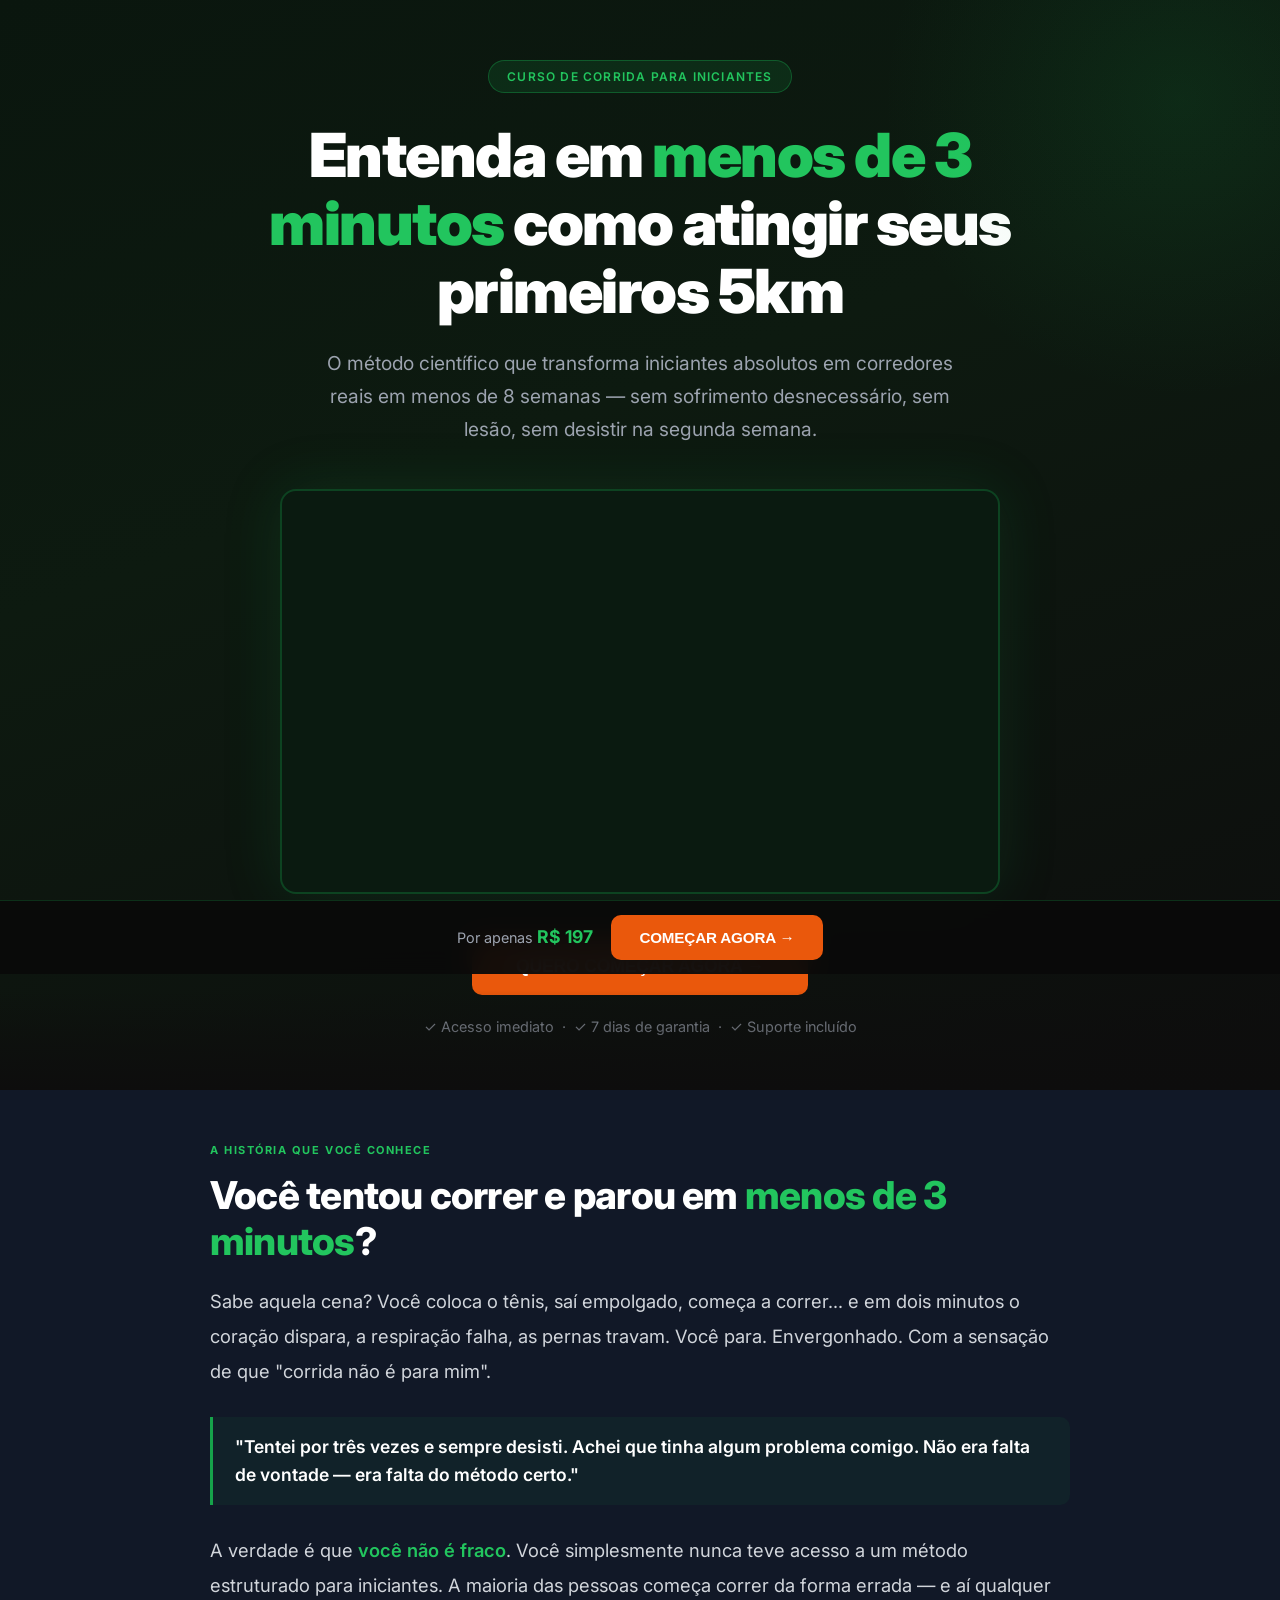
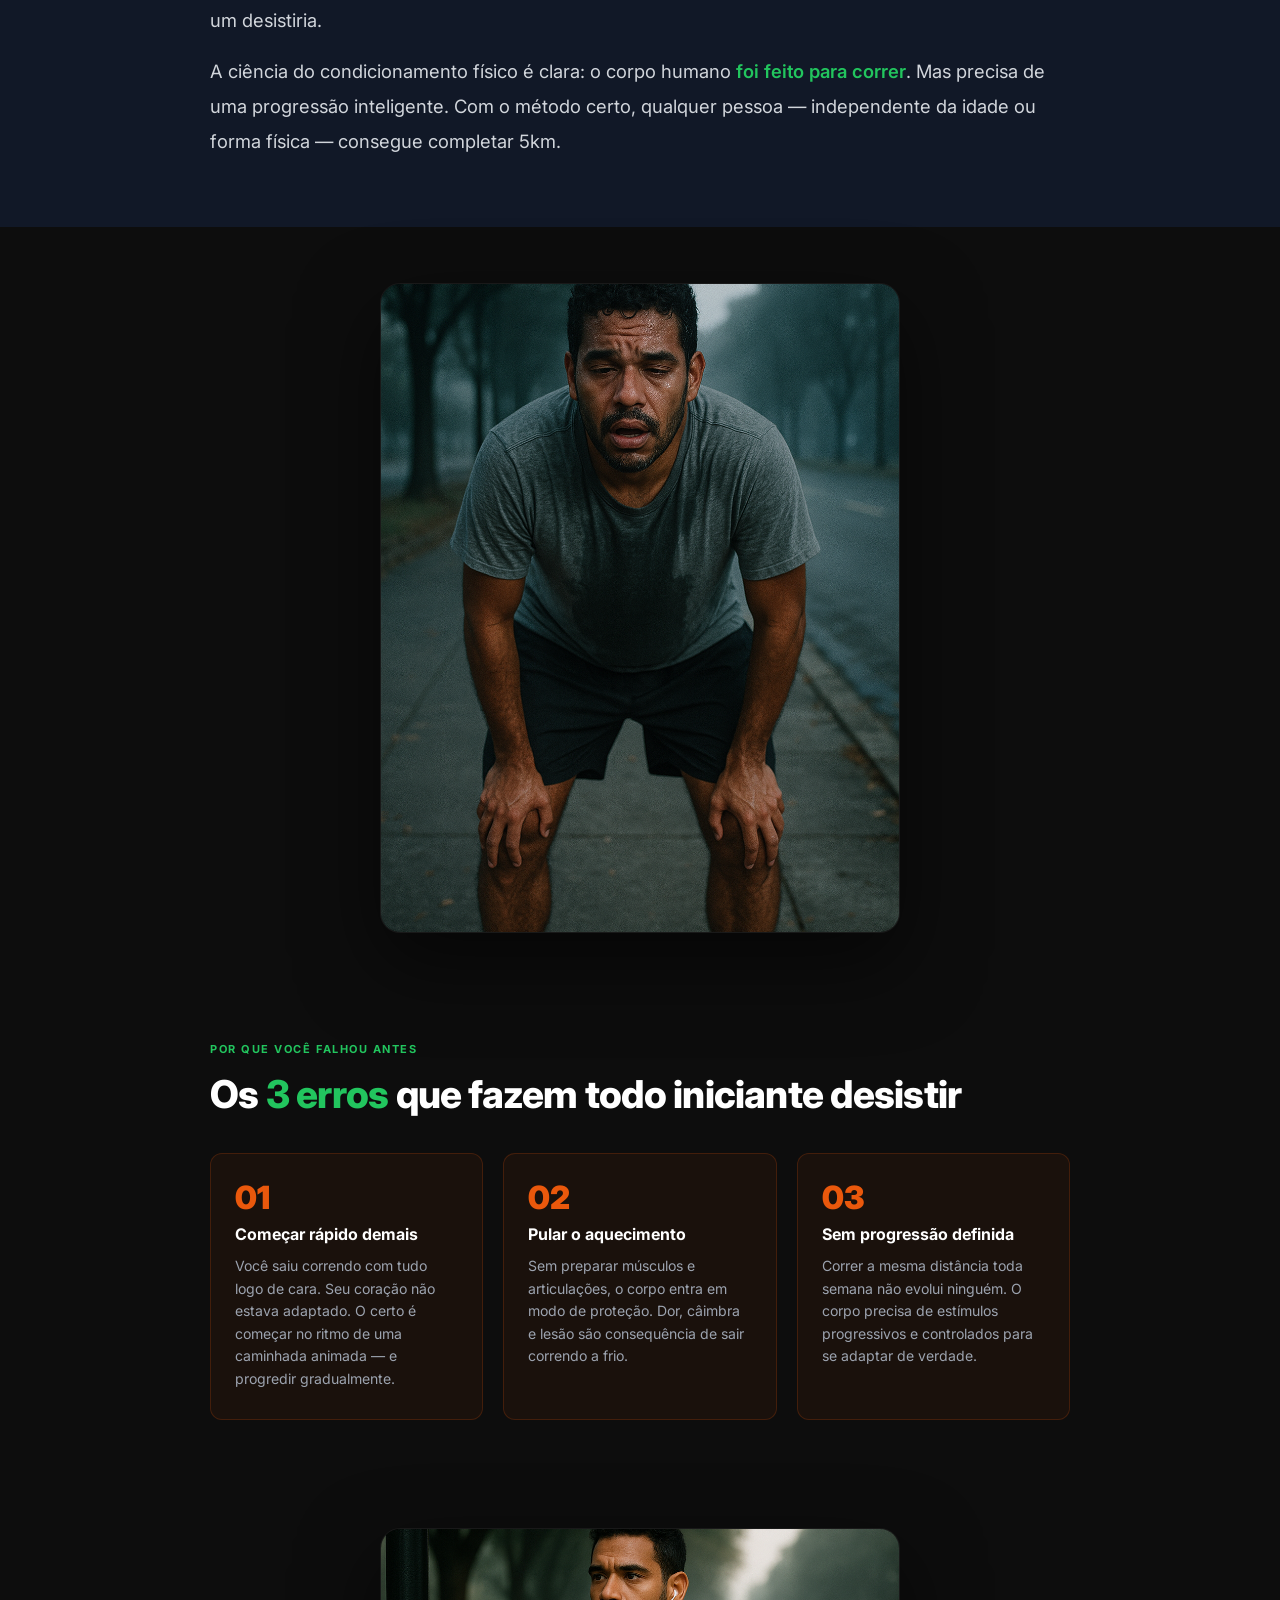
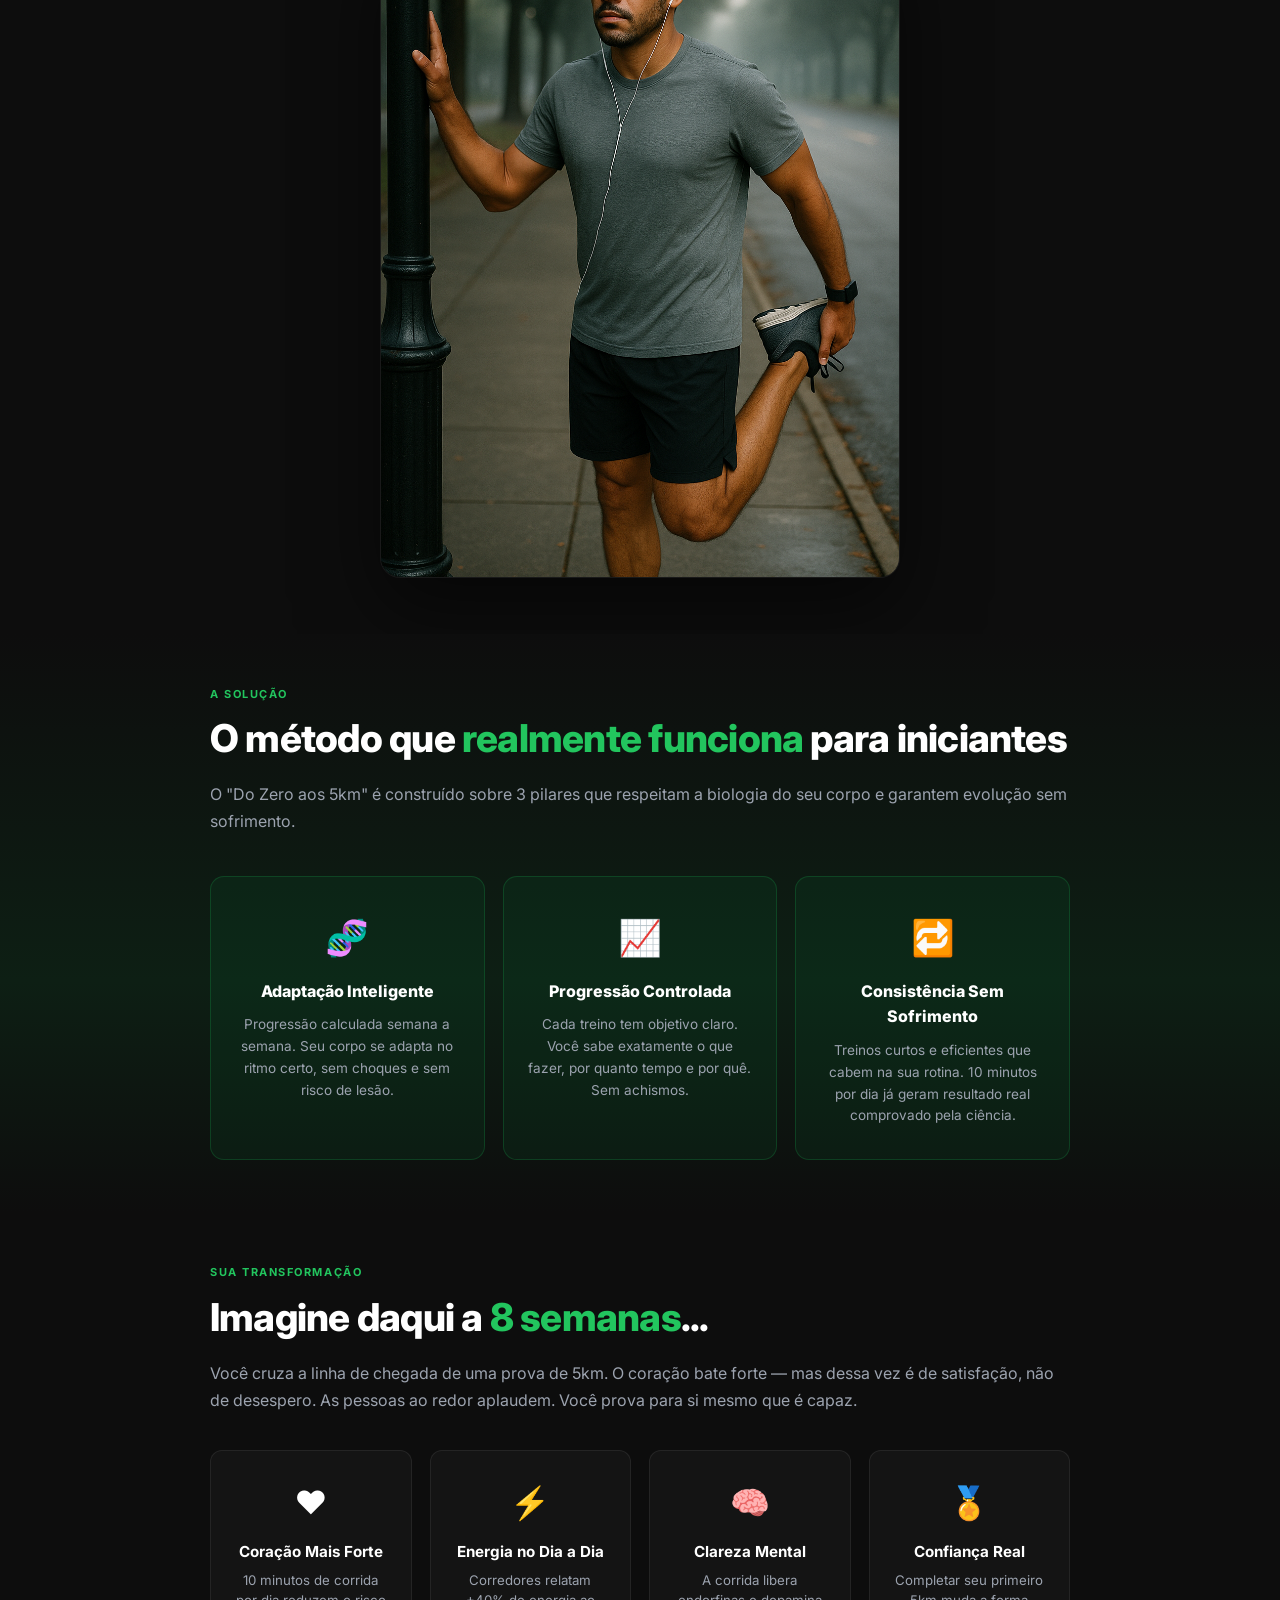
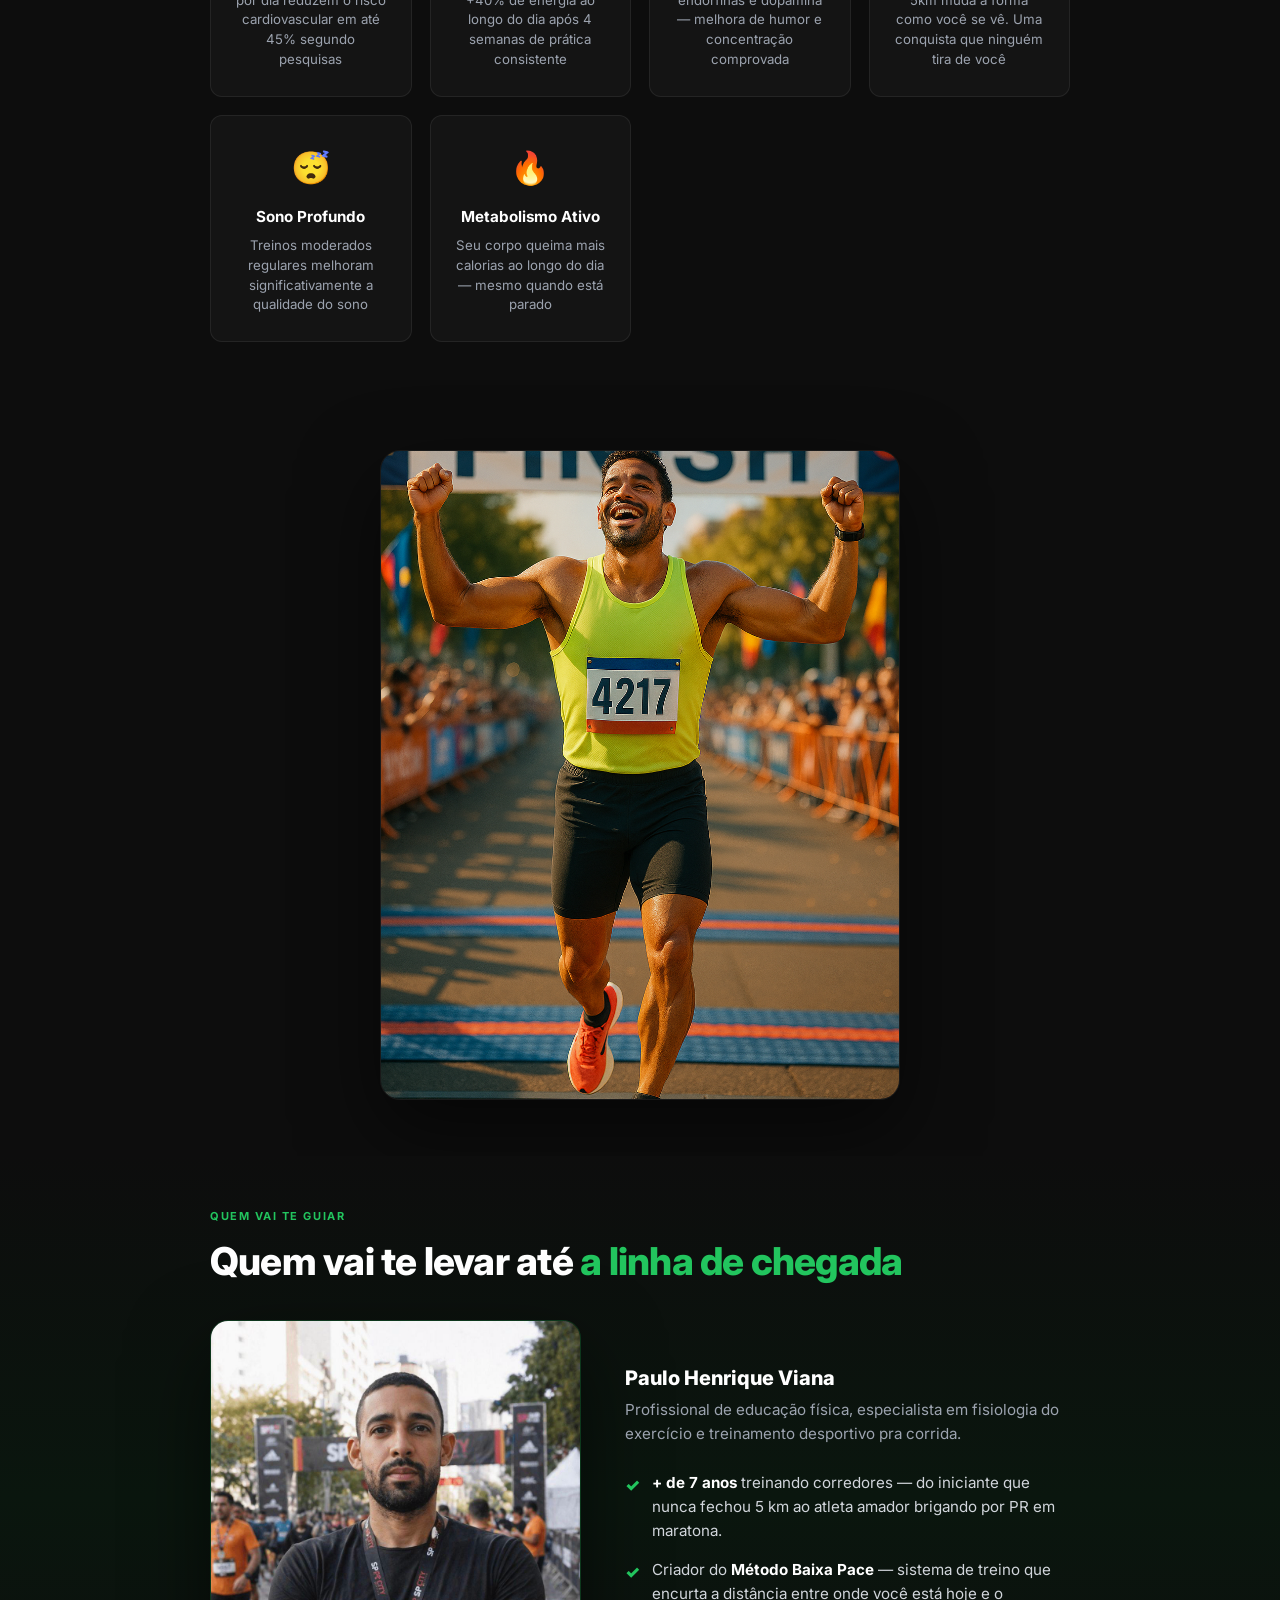
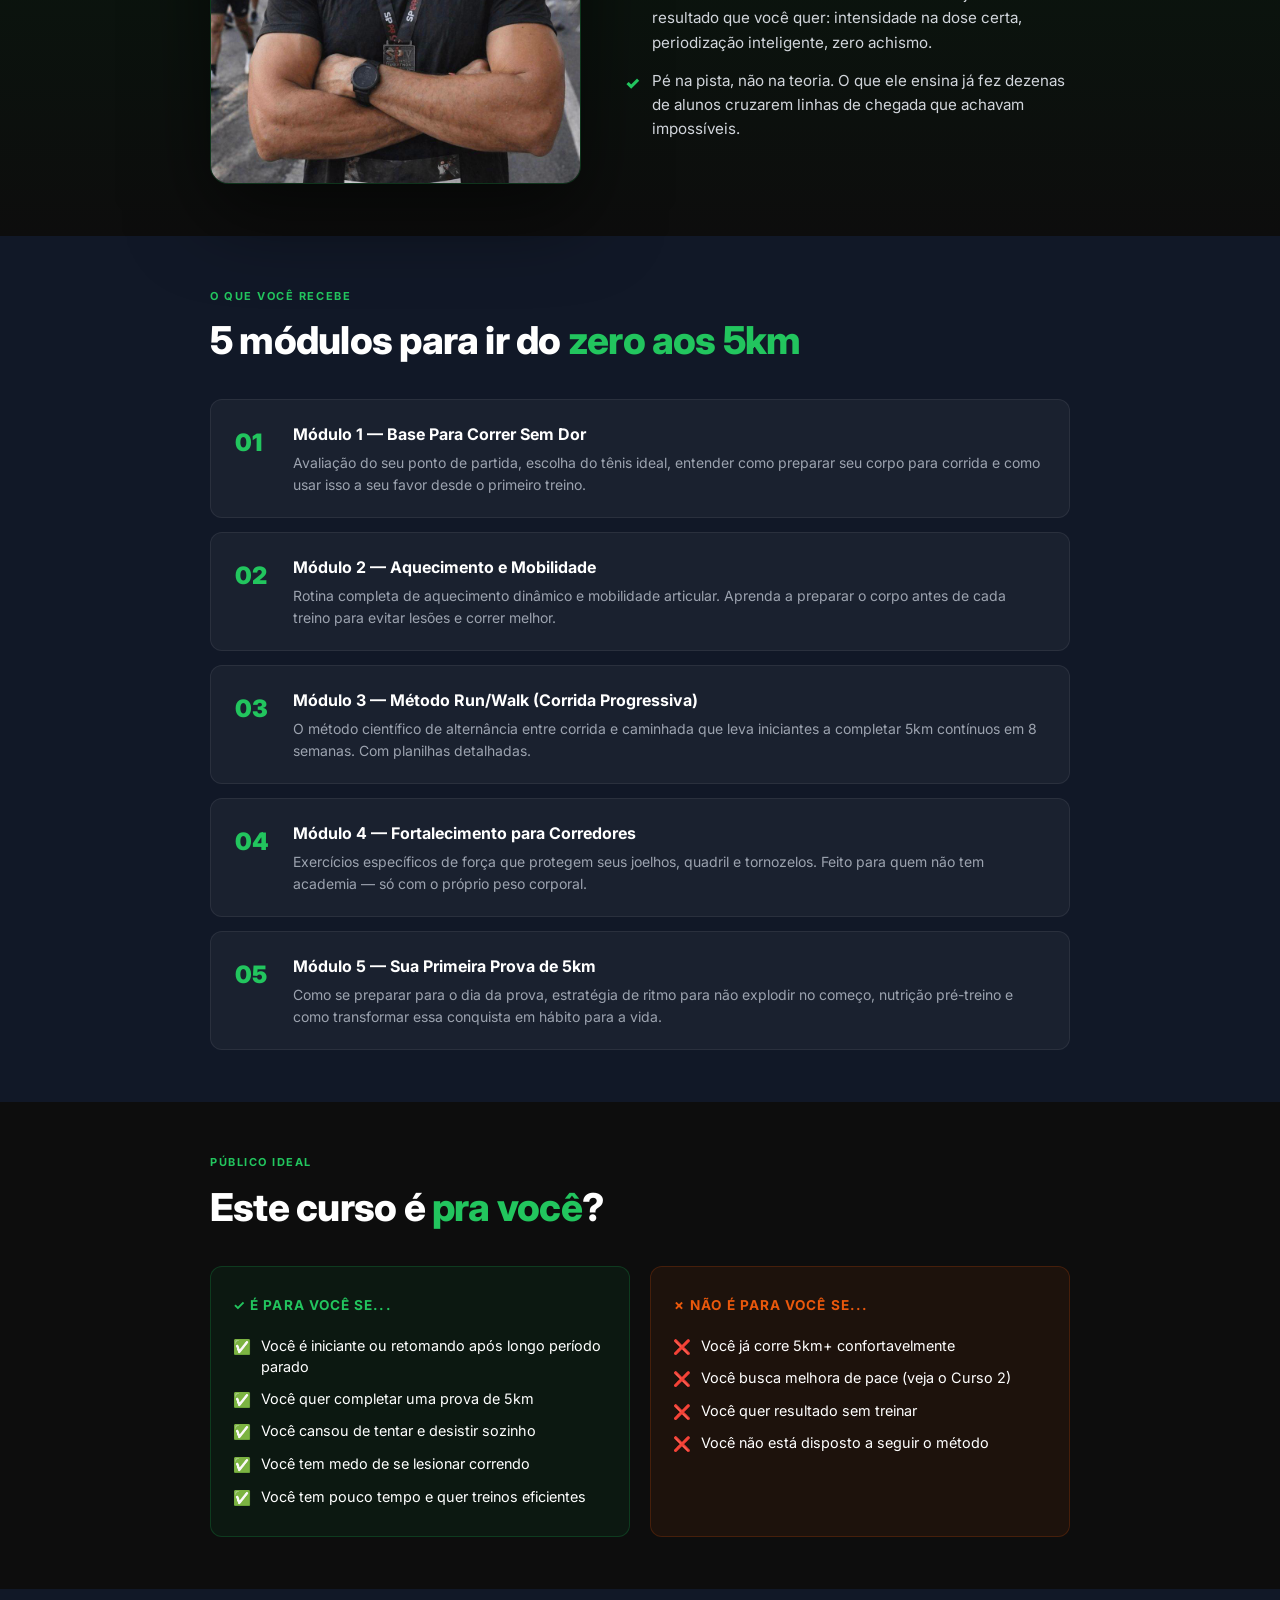
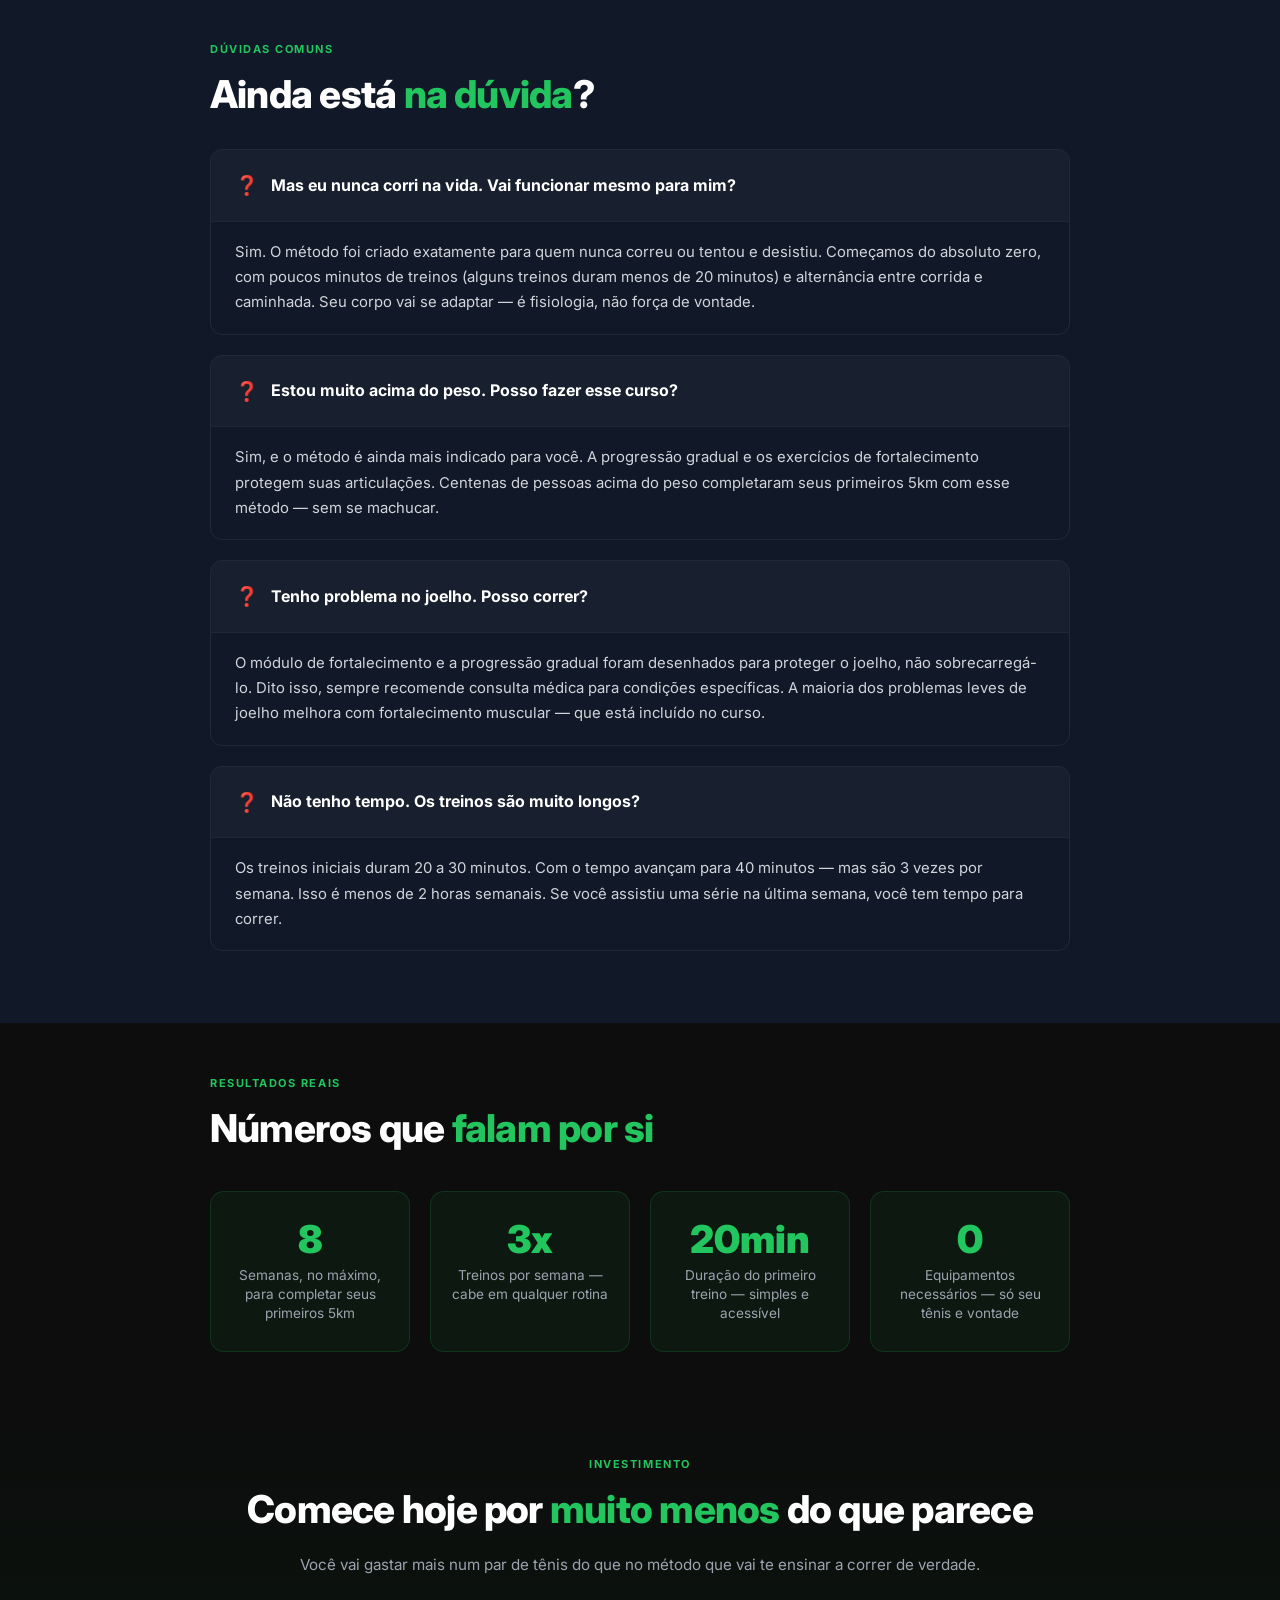
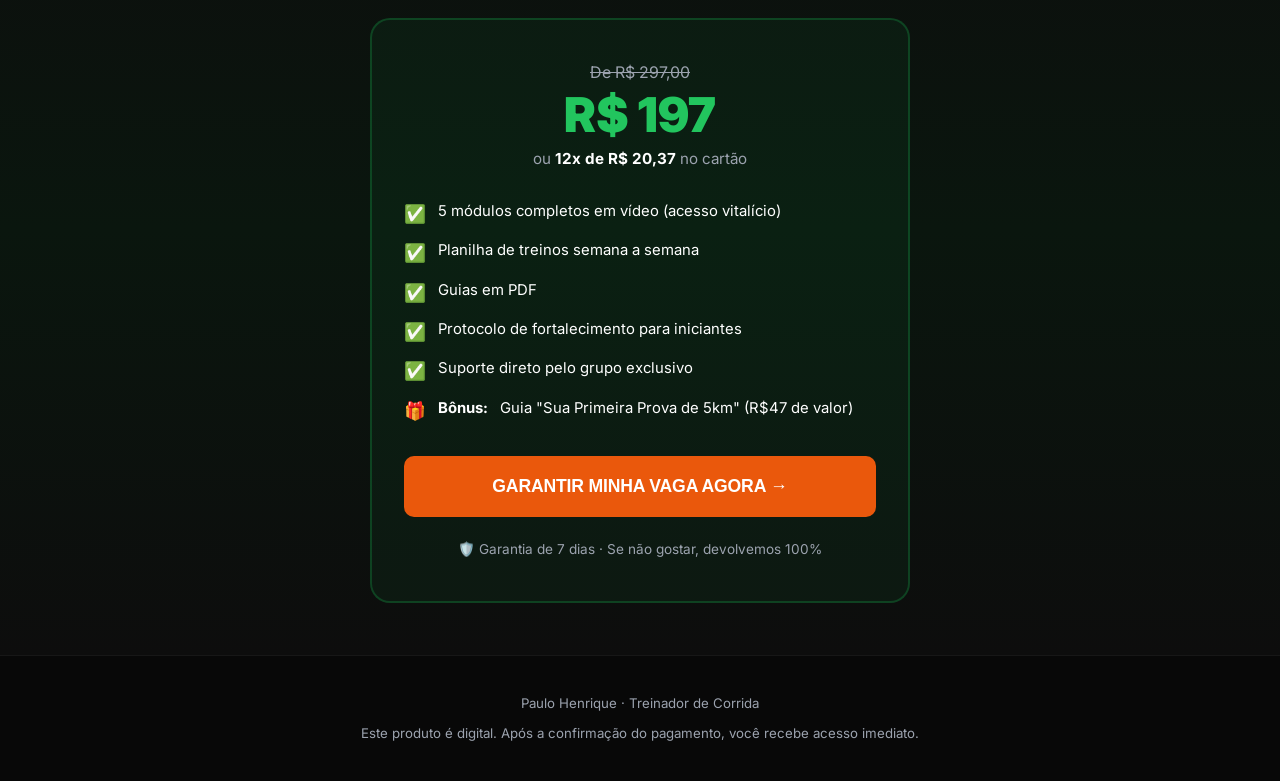
<file: index.html>
<!DOCTYPE html>
<html lang="pt-BR">
<head>
  <meta charset="UTF-8" />
  <meta name="viewport" content="width=device-width, initial-scale=1.0" />
  <title>Do Zero aos Seus Primeiros 5km | Paulo Henrique</title>
  <meta name="description" content="O método que transforma iniciantes em corredores em apenas 8 semanas — sem sofrimento, sem lesão, sem desistir na segunda semana." />

  <!-- Meta Pixel (browser). Complementa o evento server-side da Conversions API (/api/lead), dedup por event_id. -->
  <script>
    !function(f,b,e,v,n,t,s)
    {if(f.fbq)return;n=f.fbq=function(){n.callMethod?
    n.callMethod.apply(n,arguments):n.queue.push(arguments)};
    if(!f._fbq)f._fbq=n;n.push=n;n.loaded=!0;n.version='2.0';
    n.queue=[];t=b.createElement(e);t.async=!0;
    t.src=v;s=b.getElementsByTagName(e)[0];
    s.parentNode.insertBefore(t,s)}(window, document,'script',
    'https://connect.facebook.net/en_US/fbevents.js');
    fbq('init', '1803401826472530');
    fbq('track', 'PageView');
  </script>
  <noscript><img height="1" width="1" style="display:none"
    src="https://www.facebook.com/tr?id=1803401826472530&ev=PageView&noscript=1" /></noscript>
  <!-- End Meta Pixel -->
  <link rel="preconnect" href="https://fonts.googleapis.com" />
  <link rel="preconnect" href="https://fonts.gstatic.com" crossorigin />
  <link href="https://fonts.googleapis.com/css2?family=Inter:wght@400;500;600;700;800;900&display=swap" rel="stylesheet" />
  <style>
    *, *::before, *::after { box-sizing: border-box; margin: 0; padding: 0; }

    :root {
      --verde: #16a34a;
      --verde-claro: #22c55e;
      --verde-escuro: #14532d;
      --laranja: #ea580c;
      --preto: #0a0a0a;
      --cinza-escuro: #111827;
      --cinza: #374151;
      --cinza-claro: #9ca3af;
      --branco: #ffffff;
      --bg: #0d0d0d;
    }

    body {
      font-family: 'Inter', sans-serif;
      background: var(--bg);
      color: var(--branco);
      line-height: 1.6;
      overflow-x: hidden;
    }

    /* ===== HERO ===== */
    .hero {
      min-height: 100svh;
      display: flex;
      flex-direction: column;
      align-items: center;
      justify-content: center;
      padding: 60px 20px 52px;
      text-align: center;
      position: relative;
      background: linear-gradient(160deg, #0a160e 0%, #0d1a10 40%, #0d0d0d 100%);
      overflow: hidden;
    }

    .hero::before {
      content: '';
      position: absolute;
      top: -200px; right: -200px;
      width: 600px; height: 600px;
      background: radial-gradient(circle, rgba(22,163,74,0.12) 0%, transparent 70%);
      pointer-events: none;
    }

    .hero::after {
      content: '';
      position: absolute;
      bottom: 0; left: 0; right: 0;
      height: 100px;
      background: linear-gradient(to bottom, transparent, var(--bg));
      pointer-events: none;
    }

    .badge {
      display: inline-block;
      background: rgba(22,163,74,0.15);
      border: 1px solid rgba(22,163,74,0.4);
      color: var(--verde-claro);
      font-size: 12px;
      font-weight: 600;
      letter-spacing: 0.1em;
      text-transform: uppercase;
      padding: 6px 18px;
      border-radius: 100px;
      margin-bottom: 28px;
    }

    .hero h1 {
      font-size: clamp(2rem, 5vw, 3.8rem);
      font-weight: 900;
      line-height: 1.12;
      max-width: 860px;
      margin-bottom: 22px;
      letter-spacing: -0.025em;
    }

    .hero h1 span { color: var(--verde-claro); }

    .hero p.sub {
      font-size: clamp(1rem, 2vw, 1.2rem);
      color: var(--cinza-claro);
      max-width: 640px;
      margin-bottom: 44px;
      line-height: 1.7;
    }

    /* ===== VIDEO PLACEHOLDER ===== */
    .video-wrapper {
      width: 100%;
      max-width: 720px;
      margin: 0 auto 44px;
      border-radius: 16px;
      overflow: hidden;
      border: 2px solid rgba(22,163,74,0.3);
      box-shadow: 0 0 60px rgba(22,163,74,0.15);
      aspect-ratio: 16/9;
      background: #0a1a10;
      display: flex;
      align-items: center;
      justify-content: center;
      cursor: pointer;
      position: relative;
    }

    .video-wrapper .play-icon {
      width: 72px;
      height: 72px;
      background: var(--verde);
      border-radius: 50%;
      display: flex;
      align-items: center;
      justify-content: center;
      transition: transform 0.2s, background 0.2s;
    }

    .video-wrapper:hover .play-icon {
      background: var(--verde-claro);
      transform: scale(1.1);
    }

    .video-wrapper .play-icon svg {
      width: 28px;
      height: 28px;
      fill: white;
      margin-left: 4px;
    }

    .video-label {
      position: absolute;
      bottom: 18px;
      left: 50%;
      transform: translateX(-50%);
      font-size: 13px;
      color: rgba(255,255,255,0.5);
      white-space: nowrap;
    }

    .cta-btn {
      display: inline-block;
      background: var(--verde);
      color: var(--branco);
      font-size: 1.1rem;
      font-weight: 800;
      padding: 18px 44px;
      border-radius: 10px;
      text-decoration: none;
      transition: background 0.2s, transform 0.15s;
      border: none;
      cursor: pointer;
      letter-spacing: -0.01em;
    }

    .cta-btn:hover { background: var(--verde-claro); transform: translateY(-2px); }

    .cta-btn.laranja { background: var(--laranja); }
    .cta-btn.laranja:hover { background: #f97316; }

    .hero-meta {
      margin-top: 20px;
      color: var(--cinza-claro);
      font-size: 0.9rem;
    }

    /* ===== SECTION BASE ===== */
    section {
      padding: 52px 24px;
    }

    .container {
      max-width: 860px;
      margin: 0 auto;
    }

    .section-label {
      font-size: 11px;
      font-weight: 700;
      letter-spacing: 0.14em;
      text-transform: uppercase;
      color: var(--verde-claro);
      margin-bottom: 12px;
    }

    h2 {
      font-size: clamp(1.6rem, 3.5vw, 2.4rem);
      font-weight: 800;
      line-height: 1.2;
      letter-spacing: -0.02em;
      margin-bottom: 20px;
    }

    h2 span { color: var(--verde-claro); }

    /* ===== STORY ===== */
    .story {
      background: var(--cinza-escuro);
    }

    .story-text {
      font-size: clamp(1rem, 1.8vw, 1.15rem);
      color: #d1d5db;
      line-height: 1.9;
      margin-bottom: 16px;
    }

    .story-text em {
      color: var(--verde-claro);
      font-style: normal;
      font-weight: 600;
    }

    .story-quote {
      border-left: 3px solid var(--verde);
      padding: 16px 22px;
      margin: 28px 0;
      background: rgba(22,163,74,0.07);
      border-radius: 0 10px 10px 0;
      font-size: 1.1rem;
      font-weight: 600;
      color: var(--branco);
      line-height: 1.6;
    }

    /* ===== IMAGEM SECAO ===== */
    /* Mobile: full-bleed, recorte horizontal */
    .img-section {
      padding: 0;
      line-height: 0;
    }

    .img-section img {
      width: 100%;
      max-height: 520px;
      object-fit: cover;
      object-position: center 30%;
      display: block;
    }

    /* Desktop: foto retratada centralizada, sem recorte agressivo */
    @media (min-width: 760px) {
      .img-section {
        padding: 56px 24px;
        background: var(--bg);
        line-height: 1.6;
        text-align: center;
      }

      .img-section img {
        width: auto;
        max-width: min(520px, 90vw);
        max-height: none;
        aspect-ratio: 4/5;
        object-fit: cover;
        object-position: center center;
        margin: 0 auto;
        border-radius: 20px;
        box-shadow: 0 30px 80px rgba(0,0,0,0.55);
        border: 1px solid rgba(255,255,255,0.05);
      }
    }

    /* ===== ERROS ===== */
    .erros-grid {
      display: grid;
      grid-template-columns: repeat(auto-fit, minmax(240px, 1fr));
      gap: 20px;
      margin-top: 36px;
    }

    .erro-card {
      background: rgba(234,88,12,0.06);
      border: 1px solid rgba(234,88,12,0.2);
      border-radius: 12px;
      padding: 28px 24px;
    }

    .erro-card .num {
      font-size: 2rem;
      font-weight: 900;
      color: var(--laranja);
      margin-bottom: 8px;
      line-height: 1;
    }

    .erro-card h3 {
      font-size: 1rem;
      font-weight: 700;
      margin-bottom: 8px;
    }

    .erro-card p {
      font-size: 0.88rem;
      color: var(--cinza-claro);
      line-height: 1.6;
    }

    /* ===== SOLUCAO / PILARES ===== */
    .solucao {
      background: linear-gradient(180deg, #0d0d0d 0%, #0d1f14 60%, #0d0d0d 100%);
    }

    .pilares-grid {
      display: grid;
      grid-template-columns: repeat(auto-fit, minmax(220px, 1fr));
      gap: 18px;
      margin-top: 40px;
    }

    .pilar {
      background: rgba(22,163,74,0.08);
      border: 1px solid rgba(22,163,74,0.25);
      border-radius: 14px;
      padding: 32px 24px;
      text-align: center;
    }

    .pilar .pilar-icon {
      font-size: 2.2rem;
      margin-bottom: 14px;
    }

    .pilar h3 {
      font-size: 1rem;
      font-weight: 800;
      color: var(--branco);
      margin-bottom: 10px;
    }

    .pilar p {
      font-size: 0.85rem;
      color: var(--cinza-claro);
      line-height: 1.6;
    }

    /* ===== MODULOS ===== */
    .modulos { background: var(--cinza-escuro); }

    .modulos-list {
      list-style: none;
      margin-top: 36px;
      display: flex;
      flex-direction: column;
      gap: 14px;
      counter-reset: mod;
    }

    .modulos-list li {
      counter-increment: mod;
      display: flex;
      align-items: flex-start;
      gap: 18px;
      background: rgba(255,255,255,0.04);
      border: 1px solid rgba(255,255,255,0.07);
      border-radius: 12px;
      padding: 22px 24px;
    }

    .modulos-list li::before {
      content: counter(mod, decimal-leading-zero);
      font-size: 1.5rem;
      font-weight: 900;
      color: var(--verde-claro);
      flex-shrink: 0;
      min-width: 40px;
      margin-top: 2px;
    }

    .modulos-list li .mod-info h4 {
      font-size: 1rem;
      font-weight: 700;
      margin-bottom: 4px;
    }

    .modulos-list li .mod-info p {
      font-size: 0.875rem;
      color: var(--cinza-claro);
      line-height: 1.55;
    }

    /* ===== RESULTADOS / VISUALIZACAO ===== */
    .resultados {
      background: var(--bg);
    }

    .beneficios-grid {
      display: grid;
      grid-template-columns: repeat(auto-fit, minmax(200px, 1fr));
      gap: 18px;
      margin-top: 36px;
    }

    .beneficio {
      background: rgba(255,255,255,0.03);
      border: 1px solid rgba(255,255,255,0.07);
      border-radius: 12px;
      padding: 26px 22px;
      text-align: center;
    }

    .beneficio .b-icon { font-size: 2rem; margin-bottom: 12px; }
    .beneficio h4 { font-size: 0.95rem; font-weight: 700; margin-bottom: 6px; }
    .beneficio p { font-size: 0.83rem; color: var(--cinza-claro); line-height: 1.5; }

    /* ===== PARA QUEM ===== */
    .para-quem-grid {
      display: grid;
      grid-template-columns: 1fr 1fr;
      gap: 20px;
      margin-top: 36px;
    }

    @media (max-width: 600px) {
      .para-quem-grid { grid-template-columns: 1fr; }
    }

    .pq-card {
      border-radius: 12px;
      padding: 28px 22px;
    }

    .pq-card.sim {
      background: rgba(22,163,74,0.08);
      border: 1px solid rgba(22,163,74,0.25);
    }

    .pq-card.nao {
      background: rgba(234,88,12,0.07);
      border: 1px solid rgba(234,88,12,0.2);
    }

    .pq-card h3 {
      font-size: 0.85rem;
      font-weight: 700;
      letter-spacing: 0.08em;
      text-transform: uppercase;
      margin-bottom: 18px;
    }

    .pq-card.sim h3 { color: var(--verde-claro); }
    .pq-card.nao h3 { color: var(--laranja); }

    .pq-list { list-style: none; display: flex; flex-direction: column; gap: 10px; }

    .pq-list li {
      font-size: 0.9rem;
      display: flex;
      gap: 10px;
      align-items: flex-start;
      line-height: 1.5;
    }

    .pq-list li .check { flex-shrink: 0; margin-top: 1px; }

    /* ===== OBJECOES ===== */
    .objecoes { background: var(--cinza-escuro); }

    .objecao-item {
      margin-bottom: 20px;
      border: 1px solid rgba(255,255,255,0.07);
      border-radius: 12px;
      overflow: hidden;
    }

    .objecao-q {
      padding: 20px 24px;
      font-weight: 700;
      font-size: 1rem;
      display: flex;
      align-items: center;
      gap: 12px;
      cursor: pointer;
      background: rgba(255,255,255,0.03);
    }

    .objecao-q .q-icon {
      color: var(--laranja);
      font-size: 1.2rem;
      flex-shrink: 0;
    }

    .objecao-r {
      padding: 18px 24px;
      font-size: 0.93rem;
      color: #d1d5db;
      line-height: 1.7;
      border-top: 1px solid rgba(255,255,255,0.06);
    }

    /* ===== OFERTA ===== */
    .oferta {
      background: linear-gradient(180deg, #0d0d0d 0%, #0a160e 50%, #0d0d0d 100%);
    }

    .oferta-box {
      background: rgba(22,163,74,0.07);
      border: 2px solid rgba(22,163,74,0.3);
      border-radius: 20px;
      padding: 40px 32px;
      text-align: center;
      max-width: 540px;
      margin: 40px auto 0;
    }

    .oferta-box .preco-de {
      font-size: 1rem;
      color: var(--cinza-claro);
      text-decoration: line-through;
      margin-bottom: 6px;
    }

    .oferta-box .preco {
      font-size: 3rem;
      font-weight: 900;
      color: var(--verde-claro);
      line-height: 1;
      margin-bottom: 8px;
    }

    .oferta-box .preco-pix {
      font-size: 0.95rem;
      color: var(--cinza-claro);
      margin-bottom: 28px;
    }

    .oferta-box .preco-pix strong {
      color: var(--branco);
    }

    .oferta-bonus {
      list-style: none;
      text-align: left;
      margin: 28px 0 32px;
      display: flex;
      flex-direction: column;
      gap: 12px;
    }

    .oferta-bonus li {
      display: flex;
      gap: 12px;
      align-items: flex-start;
      font-size: 0.93rem;
      line-height: 1.5;
    }

    .oferta-bonus li .b-check {
      color: var(--verde-claro);
      font-size: 1.1rem;
      flex-shrink: 0;
      margin-top: 1px;
    }

    .garantia {
      margin-top: 22px;
      font-size: 0.85rem;
      color: var(--cinza-claro);
      display: flex;
      align-items: center;
      justify-content: center;
      gap: 8px;
    }

    /* ===== PROVA ===== */
    .prova { background: var(--bg); }

    .stats-grid {
      display: grid;
      grid-template-columns: repeat(auto-fit, minmax(160px, 1fr));
      gap: 20px;
      margin-top: 40px;
    }

    .stat {
      text-align: center;
      padding: 28px 20px;
      background: rgba(22,163,74,0.07);
      border: 1px solid rgba(22,163,74,0.2);
      border-radius: 14px;
    }

    .stat .num {
      font-size: 2.4rem;
      font-weight: 900;
      color: var(--verde-claro);
      line-height: 1;
      margin-bottom: 8px;
    }

    .stat p { font-size: 0.85rem; color: var(--cinza-claro); line-height: 1.4; }

    /* ===== FOOTER ===== */
    footer {
      padding: 36px 24px;
      text-align: center;
      border-top: 1px solid rgba(255,255,255,0.06);
      background: #080808;
    }

    footer p { font-size: 0.83rem; color: var(--cinza-claro); line-height: 1.7; }

    /* ===== STICKY CTA ===== */
    .sticky-cta {
      position: fixed;
      bottom: 0;
      left: 0; right: 0;
      background: rgba(10,10,10,0.95);
      backdrop-filter: blur(12px);
      border-top: 1px solid rgba(22,163,74,0.25);
      padding: 14px 20px;
      display: flex;
      align-items: center;
      justify-content: center;
      gap: 18px;
      z-index: 100;
      transform: translateY(100%);
      transition: transform 0.35s ease;
    }

    .sticky-cta.visible { transform: translateY(0); }

    .sticky-cta .price-inline {
      font-size: 0.9rem;
      color: var(--cinza-claro);
      display: none;
    }

    .sticky-cta .price-inline strong {
      color: var(--verde-claro);
      font-size: 1.1rem;
    }

    @media (min-width: 480px) {
      .sticky-cta .price-inline { display: block; }
    }

    .divider {
      width: 100%;
      height: 1px;
      background: linear-gradient(to right, transparent, rgba(255,255,255,0.07), transparent);
      margin: 0;
    }

    /* ===== PAULO ===== */
    .paulo {
      background: linear-gradient(180deg, #0d0d0d 0%, #0a160e 50%, #0d0d0d 100%);
    }

    .paulo-grid {
      display: grid;
      grid-template-columns: 1fr 1.2fr;
      gap: 44px;
      align-items: center;
      margin-top: 36px;
    }

    @media (max-width: 760px) {
      .paulo-grid { grid-template-columns: 1fr; gap: 28px; }
    }

    .paulo-photo {
      width: 100%;
      border-radius: 18px;
      overflow: hidden;
      border: 1px solid rgba(22,163,74,0.25);
      box-shadow: 0 30px 80px rgba(0,0,0,0.55);
      aspect-ratio: 4/5;
    }

    .paulo-photo img {
      width: 100%;
      height: 100%;
      object-fit: cover;
      display: block;
    }

    .paulo-nome {
      font-size: 1.25rem;
      font-weight: 800;
      color: var(--branco);
      margin-bottom: 4px;
    }

    .paulo-sub {
      color: var(--cinza-claro);
      font-size: 0.95rem;
      line-height: 1.6;
      margin-bottom: 24px;
    }

    .paulo-bullets {
      list-style: none;
      display: flex;
      flex-direction: column;
      gap: 14px;
    }

    .paulo-bullets li {
      display: flex;
      gap: 12px;
      align-items: flex-start;
      font-size: 0.95rem;
      line-height: 1.6;
      color: #d1d5db;
    }

    .paulo-bullets li .p-check {
      color: var(--verde-claro);
      font-weight: 900;
      font-size: 1.05rem;
      flex-shrink: 0;
      margin-top: 1px;
    }

    .paulo-bullets li strong { color: var(--branco); }

    /* ===== MODAL ===== */
    .modal-overlay {
      position: fixed;
      inset: 0;
      background: rgba(5,5,5,0.82);
      backdrop-filter: blur(8px);
      display: none;
      align-items: center;
      justify-content: center;
      padding: 24px;
      z-index: 200;
    }

    .modal-overlay.open { display: flex; }

    .modal {
      background: #0f1f14;
      border: 1px solid rgba(22,163,74,0.35);
      border-radius: 18px;
      max-width: 440px;
      width: 100%;
      padding: 32px 28px 28px;
      position: relative;
      box-shadow: 0 30px 80px rgba(0,0,0,0.6);
    }

    .modal-close {
      position: absolute;
      top: 14px;
      right: 16px;
      background: transparent;
      border: none;
      color: var(--cinza-claro);
      font-size: 1.6rem;
      cursor: pointer;
      line-height: 1;
      padding: 4px 8px;
    }

    .modal-close:hover { color: var(--branco); }

    .modal h3 {
      font-size: 1.35rem;
      font-weight: 800;
      color: var(--branco);
      margin-bottom: 6px;
      line-height: 1.25;
    }

    .modal p.modal-sub {
      color: var(--cinza-claro);
      font-size: 0.9rem;
      margin-bottom: 22px;
      line-height: 1.55;
    }

    .form-field { display: flex; flex-direction: column; gap: 6px; margin-bottom: 14px; }

    .form-field label {
      font-size: 0.78rem;
      font-weight: 600;
      letter-spacing: 0.04em;
      text-transform: uppercase;
      color: #d1d5db;
    }

    .form-field input {
      background: #070e09;
      border: 1px solid rgba(255,255,255,0.12);
      border-radius: 10px;
      padding: 12px 14px;
      color: var(--branco);
      font-family: inherit;
      font-size: 0.95rem;
      outline: none;
      transition: border-color 0.15s;
    }

    .form-field input:focus {
      border-color: var(--verde-claro);
    }

    .form-field input::placeholder { color: #6b7280; }

    .form-submit {
      width: 100%;
      background: var(--laranja);
      color: var(--branco);
      font-weight: 800;
      font-size: 1rem;
      padding: 14px 22px;
      border-radius: 10px;
      border: none;
      cursor: pointer;
      margin-top: 6px;
      transition: background 0.2s, transform 0.15s;
    }

    .form-submit:hover { background: #f97316; transform: translateY(-1px); }
    .form-submit:disabled { opacity: 0.6; cursor: wait; transform: none; }

    .form-legal {
      font-size: 0.72rem;
      color: var(--cinza-claro);
      text-align: center;
      margin-top: 12px;
      line-height: 1.5;
    }

    .form-success {
      text-align: center;
      padding: 14px 0 4px;
    }

    .form-success .ok-icon {
      font-size: 2.2rem;
      margin-bottom: 8px;
    }

    .form-success h4 {
      font-size: 1.25rem;
      font-weight: 800;
      color: var(--verde-claro);
      margin-bottom: 6px;
    }

    .form-success p {
      color: #d1d5db;
      font-size: 0.92rem;
      line-height: 1.55;
    }
  </style>
</head>
<body>

  <!-- ===== HERO ===== -->
  <section class="hero">
    <div class="badge">Curso de Corrida Para Iniciantes</div>

    <h1>Entenda em <span>menos de 3 minutos</span> como atingir seus primeiros 5km</h1>

    <p class="sub">
      O método científico que transforma iniciantes absolutos em corredores reais em menos de 8 semanas — sem sofrimento desnecessário, sem lesão, sem desistir na segunda semana.
    </p>

    <!-- VIDEO DE APRESENTAÇÃO -->
    <div class="video-wrapper" id="videoPlaceholder">
      <iframe
        src="https://www.youtube.com/embed/b28rfV0sI7o"
        title="Vídeo de apresentação"
        style="width:100%; height:100%; border:0;"
        allow="accelerometer; autoplay; clipboard-write; encrypted-media; gyroscope; picture-in-picture; web-share"
        referrerpolicy="strict-origin-when-cross-origin"
        allowfullscreen></iframe>
    </div>

    <button type="button" data-open-modal class="cta-btn laranja">QUERO COMEÇAR AGORA →</button>

    <p class="hero-meta">✓ Acesso imediato &nbsp;·&nbsp; ✓ 7 dias de garantia &nbsp;·&nbsp; ✓ Suporte incluído</p>
  </section>

  <!-- ===== STORY: IDENTIFICAÇÃO ===== -->
  <section class="story">
    <div class="container">
      <p class="section-label">A história que você conhece</p>
      <h2>Você tentou correr e parou em <span>menos de 3 minutos</span>?</h2>

      <p class="story-text">
        Sabe aquela cena? Você coloca o tênis, saí empolgado, começa a correr... e em dois minutos o coração dispara, a respiração falha, as pernas travam. Você para. Envergonhado. Com a sensação de que "corrida não é para mim".
      </p>

      <div class="story-quote">
        "Tentei por três vezes e sempre desisti. Achei que tinha algum problema comigo. Não era falta de vontade — era falta do método certo."
      </div>

      <p class="story-text">
        A verdade é que <em>você não é fraco</em>. Você simplesmente nunca teve acesso a um método estruturado para iniciantes. A maioria das pessoas começa correr da forma errada — e aí qualquer um desistiria.
      </p>

      <p class="story-text">
        A ciência do condicionamento físico é clara: o corpo humano <em>foi feito para correr</em>. Mas precisa de uma progressão inteligente. Com o método certo, qualquer pessoa — independente da idade ou forma física — consegue completar 5km.
      </p>
    </div>
  </section>

  <!-- IMAGEM: INICIANTE ===== -->
  <div class="img-section">
    <img src="img-esgotado.png" alt="Corredor iniciante esgotado, mãos nos joelhos recuperando o fôlego" loading="lazy" />
  </div>

  <!-- ===== ERROS COMUNS ===== -->
  <section>
    <div class="container">
      <p class="section-label">Por que você falhou antes</p>
      <h2>Os <span>3 erros</span> que fazem todo iniciante desistir</h2>

      <div class="erros-grid">
        <div class="erro-card">
          <div class="num">01</div>
          <h3>Começar rápido demais</h3>
          <p>Você saiu correndo com tudo logo de cara. Seu coração não estava adaptado. O certo é começar no ritmo de uma caminhada animada — e progredir gradualmente.</p>
        </div>
        <div class="erro-card">
          <div class="num">02</div>
          <h3>Pular o aquecimento</h3>
          <p>Sem preparar músculos e articulações, o corpo entra em modo de proteção. Dor, câimbra e lesão são consequência de sair correndo a frio.</p>
        </div>
        <div class="erro-card">
          <div class="num">03</div>
          <h3>Sem progressão definida</h3>
          <p>Correr a mesma distância toda semana não evolui ninguém. O corpo precisa de estímulos progressivos e controlados para se adaptar de verdade.</p>
        </div>
      </div>
    </div>
  </section>

  <!-- IMAGEM: TREINO ===== -->
  <div class="img-section">
    <img src="img-alongando.png" alt="Corredor se alongando, preparando-se pra retomar os treinos" loading="lazy" />
  </div>

  <!-- ===== SOLUCAO: PILARES ===== -->
  <section class="solucao">
    <div class="container">
      <p class="section-label">A solução</p>
      <h2>O método que <span>realmente funciona</span> para iniciantes</h2>

      <p style="color: var(--cinza-claro); margin-bottom: 8px; font-size: 1rem; line-height: 1.7;">
        O "Do Zero aos 5km" é construído sobre 3 pilares que respeitam a biologia do seu corpo e garantem evolução sem sofrimento.
      </p>

      <div class="pilares-grid">
        <div class="pilar">
          <div class="pilar-icon">🧬</div>
          <h3>Adaptação Inteligente</h3>
          <p>Progressão calculada semana a semana. Seu corpo se adapta no ritmo certo, sem choques e sem risco de lesão.</p>
        </div>
        <div class="pilar">
          <div class="pilar-icon">📈</div>
          <h3>Progressão Controlada</h3>
          <p>Cada treino tem objetivo claro. Você sabe exatamente o que fazer, por quanto tempo e por quê. Sem achismos.</p>
        </div>
        <div class="pilar">
          <div class="pilar-icon">🔁</div>
          <h3>Consistência Sem Sofrimento</h3>
          <p>Treinos curtos e eficientes que cabem na sua rotina. 10 minutos por dia já geram resultado real comprovado pela ciência.</p>
        </div>
      </div>
    </div>
  </section>

  <!-- ===== VISUALIZACAO: FUTURO ===== -->
  <section class="resultados">
    <div class="container">
      <p class="section-label">Sua transformação</p>
      <h2>Imagine daqui a <span>8 semanas</span>...</h2>

      <p style="color: var(--cinza-claro); font-size: 1rem; line-height: 1.7; margin-bottom: 36px;">
        Você cruza a linha de chegada de uma prova de 5km. O coração bate forte — mas dessa vez é de satisfação, não de desespero. As pessoas ao redor aplaudem. Você prova para si mesmo que é capaz.
      </p>

      <div class="beneficios-grid">
        <div class="beneficio">
          <div class="b-icon">❤️</div>
          <h4>Coração Mais Forte</h4>
          <p>10 minutos de corrida por dia reduzem o risco cardiovascular em até 45% segundo pesquisas</p>
        </div>
        <div class="beneficio">
          <div class="b-icon">⚡</div>
          <h4>Energia no Dia a Dia</h4>
          <p>Corredores relatam +40% de energia ao longo do dia após 4 semanas de prática consistente</p>
        </div>
        <div class="beneficio">
          <div class="b-icon">🧠</div>
          <h4>Clareza Mental</h4>
          <p>A corrida libera endorfinas e dopamina — melhora de humor e concentração comprovada</p>
        </div>
        <div class="beneficio">
          <div class="b-icon">🏅</div>
          <h4>Confiança Real</h4>
          <p>Completar seu primeiro 5km muda a forma como você se vê. Uma conquista que ninguém tira de você</p>
        </div>
        <div class="beneficio">
          <div class="b-icon">😴</div>
          <h4>Sono Profundo</h4>
          <p>Treinos moderados regulares melhoram significativamente a qualidade do sono</p>
        </div>
        <div class="beneficio">
          <div class="b-icon">🔥</div>
          <h4>Metabolismo Ativo</h4>
          <p>Seu corpo queima mais calorias ao longo do dia — mesmo quando está parado</p>
        </div>
      </div>
    </div>
  </section>

  <!-- IMAGEM: CHEGADA ===== -->
  <div class="img-section">
    <img src="img-vitoria.png" alt="Corredor cruzando a linha de chegada, braços erguidos em vitória" loading="lazy" />
  </div>

  <!-- ===== QUEM É O PAULO ===== -->
  <section class="paulo">
    <div class="container">
      <p class="section-label">Quem vai te guiar</p>
      <h2>Quem vai te levar até <span>a linha de chegada</span></h2>

      <div class="paulo-grid">
        <div class="paulo-photo">
          <img src="img-paulo.png" alt="Paulo Henrique Viana, professor de corrida" loading="lazy" />
        </div>

        <div>
          <p class="paulo-nome">Paulo Henrique Viana</p>
          <p class="paulo-sub">
            Profissional de educação física, especialista em fisiologia do exercício e treinamento desportivo pra corrida.
          </p>

          <ul class="paulo-bullets">
            <li>
              <span class="p-check">✓</span>
              <span><strong>+ de 7 anos</strong> treinando corredores — do iniciante que nunca fechou 5 km ao atleta amador brigando por PR em maratona.</span>
            </li>
            <li>
              <span class="p-check">✓</span>
              <span>Criador do <strong>Método Baixa Pace</strong> — sistema de treino que encurta a distância entre onde você está hoje e o resultado que você quer: intensidade na dose certa, periodização inteligente, zero achismo.</span>
            </li>
            <li>
              <span class="p-check">✓</span>
              <span>Pé na pista, não na teoria. O que ele ensina já fez dezenas de alunos cruzarem linhas de chegada que achavam impossíveis.</span>
            </li>
          </ul>
        </div>
      </div>
    </div>
  </section>

  <!-- ===== MODULOS ===== -->
  <section class="modulos">
    <div class="container">
      <p class="section-label">O que você recebe</p>
      <h2>5 módulos para ir do <span>zero aos 5km</span></h2>

      <ul class="modulos-list">
        <li>
          <div class="mod-info">
            <h4>Módulo 1 — Base Para Correr Sem Dor</h4>
            <p>Avaliação do seu ponto de partida, escolha do tênis ideal, entender como preparar seu corpo para corrida e como usar isso a seu favor desde o primeiro treino.</p>
          </div>
        </li>
        <li>
          <div class="mod-info">
            <h4>Módulo 2 — Aquecimento e Mobilidade</h4>
            <p>Rotina completa de aquecimento dinâmico e mobilidade articular. Aprenda a preparar o corpo antes de cada treino para evitar lesões e correr melhor.</p>
          </div>
        </li>
        <li>
          <div class="mod-info">
            <h4>Módulo 3 — Método Run/Walk (Corrida Progressiva)</h4>
            <p>O método científico de alternância entre corrida e caminhada que leva iniciantes a completar 5km contínuos em 8 semanas. Com planilhas detalhadas.</p>
          </div>
        </li>
        <li>
          <div class="mod-info">
            <h4>Módulo 4 — Fortalecimento para Corredores</h4>
            <p>Exercícios específicos de força que protegem seus joelhos, quadril e tornozelos. Feito para quem não tem academia — só com o próprio peso corporal.</p>
          </div>
        </li>
        <li>
          <div class="mod-info">
            <h4>Módulo 5 — Sua Primeira Prova de 5km</h4>
            <p>Como se preparar para o dia da prova, estratégia de ritmo para não explodir no começo, nutrição pré-treino e como transformar essa conquista em hábito para a vida.</p>
          </div>
        </li>
      </ul>
    </div>
  </section>

  <!-- ===== PARA QUEM É ===== -->
  <section>
    <div class="container">
      <p class="section-label">Público ideal</p>
      <h2>Este curso é <span>pra você</span>?</h2>

      <div class="para-quem-grid">
        <div class="pq-card sim">
          <h3>✓ É para você se...</h3>
          <ul class="pq-list">
            <li><span class="check">✅</span> Você é iniciante ou retomando após longo período parado</li>
            <li><span class="check">✅</span> Você quer completar uma prova de 5km</li>
            <li><span class="check">✅</span> Você cansou de tentar e desistir sozinho</li>
            <li><span class="check">✅</span> Você tem medo de se lesionar correndo</li>
            <li><span class="check">✅</span> Você tem pouco tempo e quer treinos eficientes</li>
          </ul>
        </div>
        <div class="pq-card nao">
          <h3>✗ Não é para você se...</h3>
          <ul class="pq-list">
            <li><span class="check">❌</span> Você já corre 5km+ confortavelmente</li>
            <li><span class="check">❌</span> Você busca melhora de pace (veja o Curso 2)</li>
            <li><span class="check">❌</span> Você quer resultado sem treinar</li>
            <li><span class="check">❌</span> Você não está disposto a seguir o método</li>
          </ul>
        </div>
      </div>
    </div>
  </section>

  <!-- ===== OBJECOES ===== -->
  <section class="objecoes">
    <div class="container">
      <p class="section-label">Dúvidas comuns</p>
      <h2>Ainda está <span>na dúvida</span>?</h2>

      <div style="margin-top: 32px;">
        <div class="objecao-item">
          <div class="objecao-q">
            <span class="q-icon">❓</span>
            Mas eu nunca corri na vida. Vai funcionar mesmo para mim?
          </div>
          <div class="objecao-r">
            Sim. O método foi criado exatamente para quem nunca correu ou tentou e desistiu. Começamos do absoluto zero, com poucos minutos de treinos (alguns treinos duram menos de 20 minutos) e alternância entre corrida e caminhada. Seu corpo vai se adaptar — é fisiologia, não força de vontade.
          </div>
        </div>

        <div class="objecao-item">
          <div class="objecao-q">
            <span class="q-icon">❓</span>
            Estou muito acima do peso. Posso fazer esse curso?
          </div>
          <div class="objecao-r">
            Sim, e o método é ainda mais indicado para você. A progressão gradual e os exercícios de fortalecimento protegem suas articulações. Centenas de pessoas acima do peso completaram seus primeiros 5km com esse método — sem se machucar.
          </div>
        </div>

        <div class="objecao-item">
          <div class="objecao-q">
            <span class="q-icon">❓</span>
            Tenho problema no joelho. Posso correr?
          </div>
          <div class="objecao-r">
            O módulo de fortalecimento e a progressão gradual foram desenhados para proteger o joelho, não sobrecarregá-lo. Dito isso, sempre recomende consulta médica para condições específicas. A maioria dos problemas leves de joelho melhora com fortalecimento muscular — que está incluído no curso.
          </div>
        </div>

        <div class="objecao-item">
          <div class="objecao-q">
            <span class="q-icon">❓</span>
            Não tenho tempo. Os treinos são muito longos?
          </div>
          <div class="objecao-r">
            Os treinos iniciais duram 20 a 30 minutos. Com o tempo avançam para 40 minutos — mas são 3 vezes por semana. Isso é menos de 2 horas semanais. Se você assistiu uma série na última semana, você tem tempo para correr.
          </div>
        </div>
      </div>
    </div>
  </section>

  <!-- ===== PROVA SOCIAL ===== -->
  <section class="prova">
    <div class="container">
      <p class="section-label">Resultados reais</p>
      <h2>Números que <span>falam por si</span></h2>

      <div class="stats-grid">
        <div class="stat">
          <div class="num">8</div>
          <p>Semanas, no máximo, para completar seus primeiros 5km</p>
        </div>
        <div class="stat">
          <div class="num">3x</div>
          <p>Treinos por semana — cabe em qualquer rotina</p>
        </div>
        <div class="stat">
          <div class="num">20min</div>
          <p>Duração do primeiro treino — simples e acessível</p>
        </div>
        <div class="stat">
          <div class="num">0</div>
          <p>Equipamentos necessários — só seu tênis e vontade</p>
        </div>
      </div>
    </div>
  </section>

  <!-- ===== OFERTA ===== -->
  <section class="oferta" id="oferta">
    <div class="container">
      <p class="section-label" style="text-align:center;">Investimento</p>
      <h2 style="text-align:center;">Comece hoje por <span>muito menos</span> do que parece</h2>
      <p style="text-align:center; color: var(--cinza-claro); font-size: 0.95rem; line-height: 1.7;">Você vai gastar mais num par de tênis do que no método que vai te ensinar a correr de verdade.</p>

      <div class="oferta-box">
        <p class="preco-de">De R$ 297,00</p>
        <div class="preco">R$ 197</div>
        <p class="preco-pix">ou <strong>12x de R$ 20,37</strong> no cartão</p>

        <ul class="oferta-bonus">
          <li><span class="b-check">✅</span> 5 módulos completos em vídeo (acesso vitalício)</li>
          <li><span class="b-check">✅</span> Planilha de treinos semana a semana</li>
          <li><span class="b-check">✅</span> Guias em PDF</li>
          <li><span class="b-check">✅</span> Protocolo de fortalecimento para iniciantes</li>
          <li><span class="b-check">✅</span> Suporte direto pelo grupo exclusivo</li>
          <li><span class="b-check">🎁</span> <strong>Bônus:</strong> Guia "Sua Primeira Prova de 5km" (R$47 de valor)</li>
        </ul>

        <button type="button" data-open-modal class="cta-btn laranja" style="display:block; width:100%; font-size: 1.1rem; padding: 20px 32px;">
          GARANTIR MINHA VAGA AGORA →
        </button>

        <p class="garantia">🛡️ Garantia de 7 dias · Se não gostar, devolvemos 100%</p>
      </div>
    </div>
  </section>

  <!-- ===== FOOTER ===== -->
  <footer>
    <div class="container">
      <p>Paulo Henrique · Treinador de Corrida</p>
      <p style="margin-top: 8px;">Este produto é digital. Após a confirmação do pagamento, você recebe acesso imediato.</p>
    </div>
  </footer>

  <!-- ===== MODAL CADASTRO ===== -->
  <div class="modal-overlay" id="modalCadastro" role="dialog" aria-modal="true" aria-labelledby="modalCadastroTitle" aria-hidden="true">
    <div class="modal">
      <button type="button" class="modal-close" data-close-modal aria-label="Fechar">&times;</button>

      <div id="modalForm">
        <h3 id="modalCadastroTitle">Falta pouco pra você correr os seus primeiros 5km</h3>
        <p class="modal-sub">Deixe seus dados e a equipe entra em contato pelo WhatsApp com os detalhes da próxima turma.</p>

        <form id="formCadastro" novalidate>
          <div class="form-field">
            <label for="f-nome">Nome completo</label>
            <input id="f-nome" name="nome" type="text" autocomplete="name" required />
          </div>
          <div class="form-field">
            <label for="f-email">E-mail</label>
            <input id="f-email" name="email" type="email" autocomplete="email" required />
          </div>
          <div class="form-field">
            <label for="f-telefone">Telefone / WhatsApp</label>
            <input id="f-telefone" name="telefone" type="tel" autocomplete="tel" placeholder="(11) 99999-9999" required />
          </div>

          <button type="submit" class="form-submit">QUERO MINHA VAGA</button>
          <p class="form-legal">🛡️ Seus dados estão seguros. Respeitamos a LGPD.</p>
        </form>
      </div>

      <div id="modalSuccess" class="form-success" style="display:none;">
        <div class="ok-icon">🎉</div>
        <h4>Recebido!</h4>
        <p>Estamos te levando para o pagamento para garantir sua vaga. Se não abrir sozinho, toque no botão abaixo.</p>
        <a id="checkoutLink" href="https://pay.hotmart.com/U105416596Q" class="cta-btn laranja" style="display:inline-block; margin-top:8px;">Ir para o pagamento →</a>
      </div>
    </div>
  </div>

  <!-- ===== STICKY CTA ===== -->
  <div class="sticky-cta" id="stickyCta">
    <div class="price-inline">
      Por apenas <strong>R$ 197</strong>
    </div>
    <button type="button" data-open-modal class="cta-btn laranja" style="font-size: 0.95rem; padding: 14px 28px;">
      COMEÇAR AGORA →
    </button>
  </div>

  <script>
    // Sticky CTA on scroll
    const stickyCta = document.getElementById('stickyCta');
    const hero = document.querySelector('.hero');

    const observer = new IntersectionObserver(
      ([entry]) => {
        stickyCta.classList.toggle('visible', !entry.isIntersecting);
      },
      { threshold: 0.2 }
    );

    observer.observe(hero);

    // Smooth scroll
    document.querySelectorAll('a[href^="#"]').forEach(a => {
      a.addEventListener('click', e => {
        e.preventDefault();
        const target = document.querySelector(a.getAttribute('href'));
        if (target) target.scrollIntoView({ behavior: 'smooth', block: 'start' });
      });
    });

    // Modal cadastro
    (function () {
      const modal = document.getElementById('modalCadastro');
      const form = document.getElementById('formCadastro');
      const formBlock = document.getElementById('modalForm');
      const successBlock = document.getElementById('modalSuccess');

      const openBtns = document.querySelectorAll('[data-open-modal]');
      const closeBtns = modal.querySelectorAll('[data-close-modal]');

      const open = () => {
        modal.classList.add('open');
        modal.setAttribute('aria-hidden', 'false');
        document.body.style.overflow = 'hidden';
        setTimeout(() => { document.getElementById('f-nome').focus(); }, 40);
      };

      const close = () => {
        modal.classList.remove('open');
        modal.setAttribute('aria-hidden', 'true');
        document.body.style.overflow = '';
        setTimeout(() => {
          formBlock.style.display = '';
          successBlock.style.display = 'none';
          form.reset();
        }, 200);
      };

      openBtns.forEach(b => b.addEventListener('click', open));
      closeBtns.forEach(b => b.addEventListener('click', close));

      modal.addEventListener('click', (e) => {
        if (e.target === modal) close();
      });

      document.addEventListener('keydown', (e) => {
        if (e.key === 'Escape' && modal.classList.contains('open')) close();
      });

      // Máscara simples de telefone BR
      const tel = document.getElementById('f-telefone');
      tel.addEventListener('input', (e) => {
        let v = e.target.value.replace(/\D/g, '').slice(0, 11);
        if (v.length > 10) v = v.replace(/^(\d{2})(\d{5})(\d{0,4}).*/, '($1) $2-$3');
        else if (v.length > 6) v = v.replace(/^(\d{2})(\d{4})(\d{0,4}).*/, '($1) $2-$3');
        else if (v.length > 2) v = v.replace(/^(\d{2})(\d{0,5}).*/, '($1) $2');
        else if (v.length > 0) v = v.replace(/^(\d{0,2}).*/, '($1');
        e.target.value = v;
      });

      // Le um cookie pelo nome (pra _fbp / _fbc, melhora o match na Meta).
      const getCookie = (name) => {
        const m = document.cookie.match('(^|;)\\s*' + name + '\\s*=\\s*([^;]+)');
        return m ? m.pop() : '';
      };

      form.addEventListener('submit', (e) => {
        e.preventDefault();
        const payload = {
          nome: form.nome.value.trim(),
          email: form.email.value.trim(),
          telefone: form.telefone.value.trim(),
          event_id: (self.crypto && crypto.randomUUID) ? crypto.randomUUID() : String(Date.now()),
          fbp: getCookie('_fbp'),
          fbc: getCookie('_fbc'),
          source_url: location.href,
        };
        if (!payload.nome || !payload.email || !payload.telefone) return;

        // Pixel do navegador: dispara o Lead com o MESMO event_id do server-side, pra Meta deduplicar.
        if (window.fbq) {
          fbq('track', 'Lead',
            { content_name: 'LP 5km do Zero', currency: 'BRL' },
            { eventID: payload.event_id });
        }

        // Rastreio server-side: dispara o evento Lead pela Conversions API (endpoint /api/lead).
        // O token fica na Vercel, nunca no browser. Nao bloqueia a UI: mostra sucesso na hora.
        fetch('/api/lead', {
          method: 'POST',
          headers: { 'Content-Type': 'application/json' },
          body: JSON.stringify(payload),
          keepalive: true,
        }).catch(() => {});

        // Planilha (Google Sheets): grava o lead pra equipe acompanhar. Fire-and-forget,
        // no-cors, nao bloqueia o checkout nem interfere no Pixel/CAPI.
        const SHEET_ENDPOINT = 'https://script.google.com/macros/s/AKfycbwzyrrpLCRJLtiq_Zt_04GPBn1X2prAbk7Czjj0lktWzd8uF-cZxXU6Oe_Lw-AUZ1sE/exec';
        if (SHEET_ENDPOINT) {
          fetch(SHEET_ENDPOINT, {
            method: 'POST',
            mode: 'no-cors',
            headers: { 'Content-Type': 'text/plain;charset=utf-8' },
            body: JSON.stringify({ nome: payload.nome, email: payload.email, telefone: payload.telefone }),
            keepalive: true,
          }).catch(() => {});
        }

        formBlock.style.display = 'none';
        successBlock.style.display = '';

        // Checkout: depois de mostrar o 'Recebido!', leva pro pagamento da Hotmart.
        // Delay curto pra dar tempo do pixel/CAPI sairem e do usuario ver a confirmacao.
        const CHECKOUT_URL = 'https://pay.hotmart.com/U105416596Q';
        const linkBtn = document.getElementById('checkoutLink');
        if (linkBtn) linkBtn.href = CHECKOUT_URL;
        setTimeout(() => { window.location.href = CHECKOUT_URL; }, 1800);
      });
    })();
  </script>
</body>
</html>
</file>
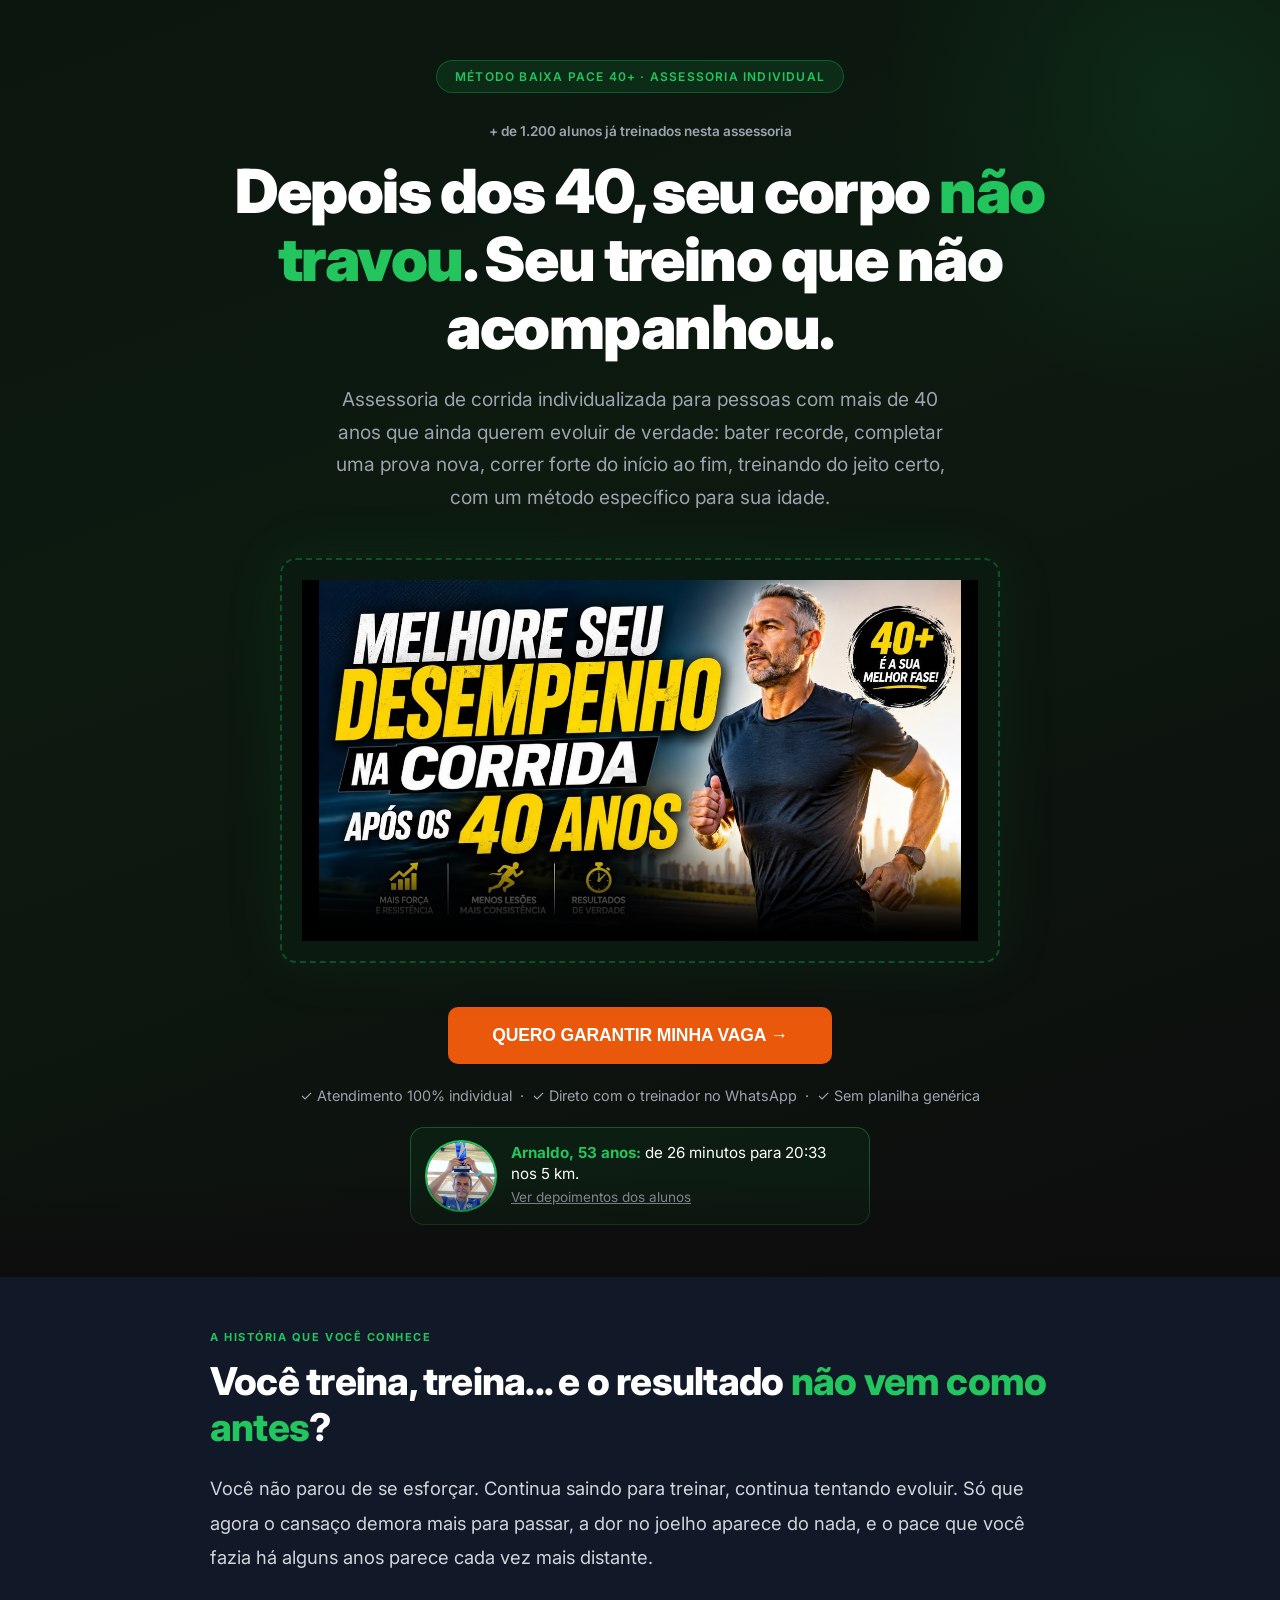
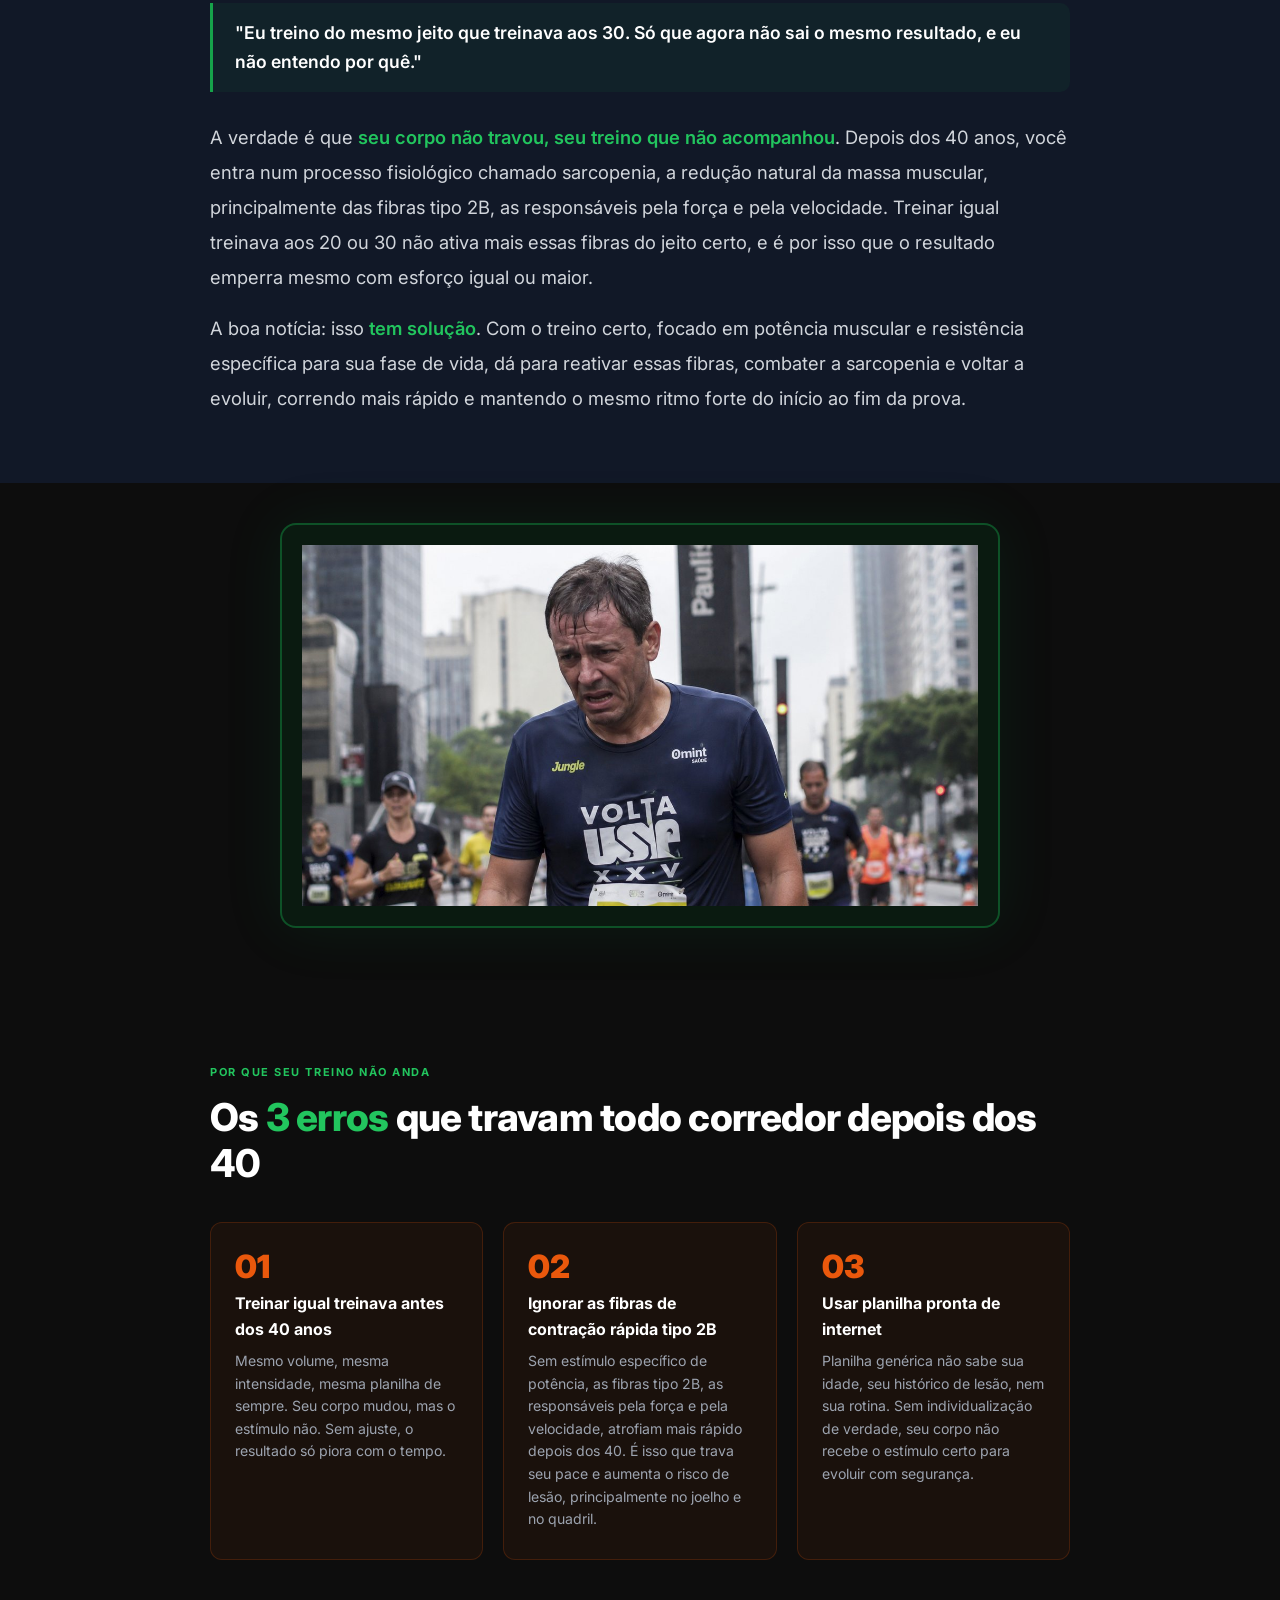
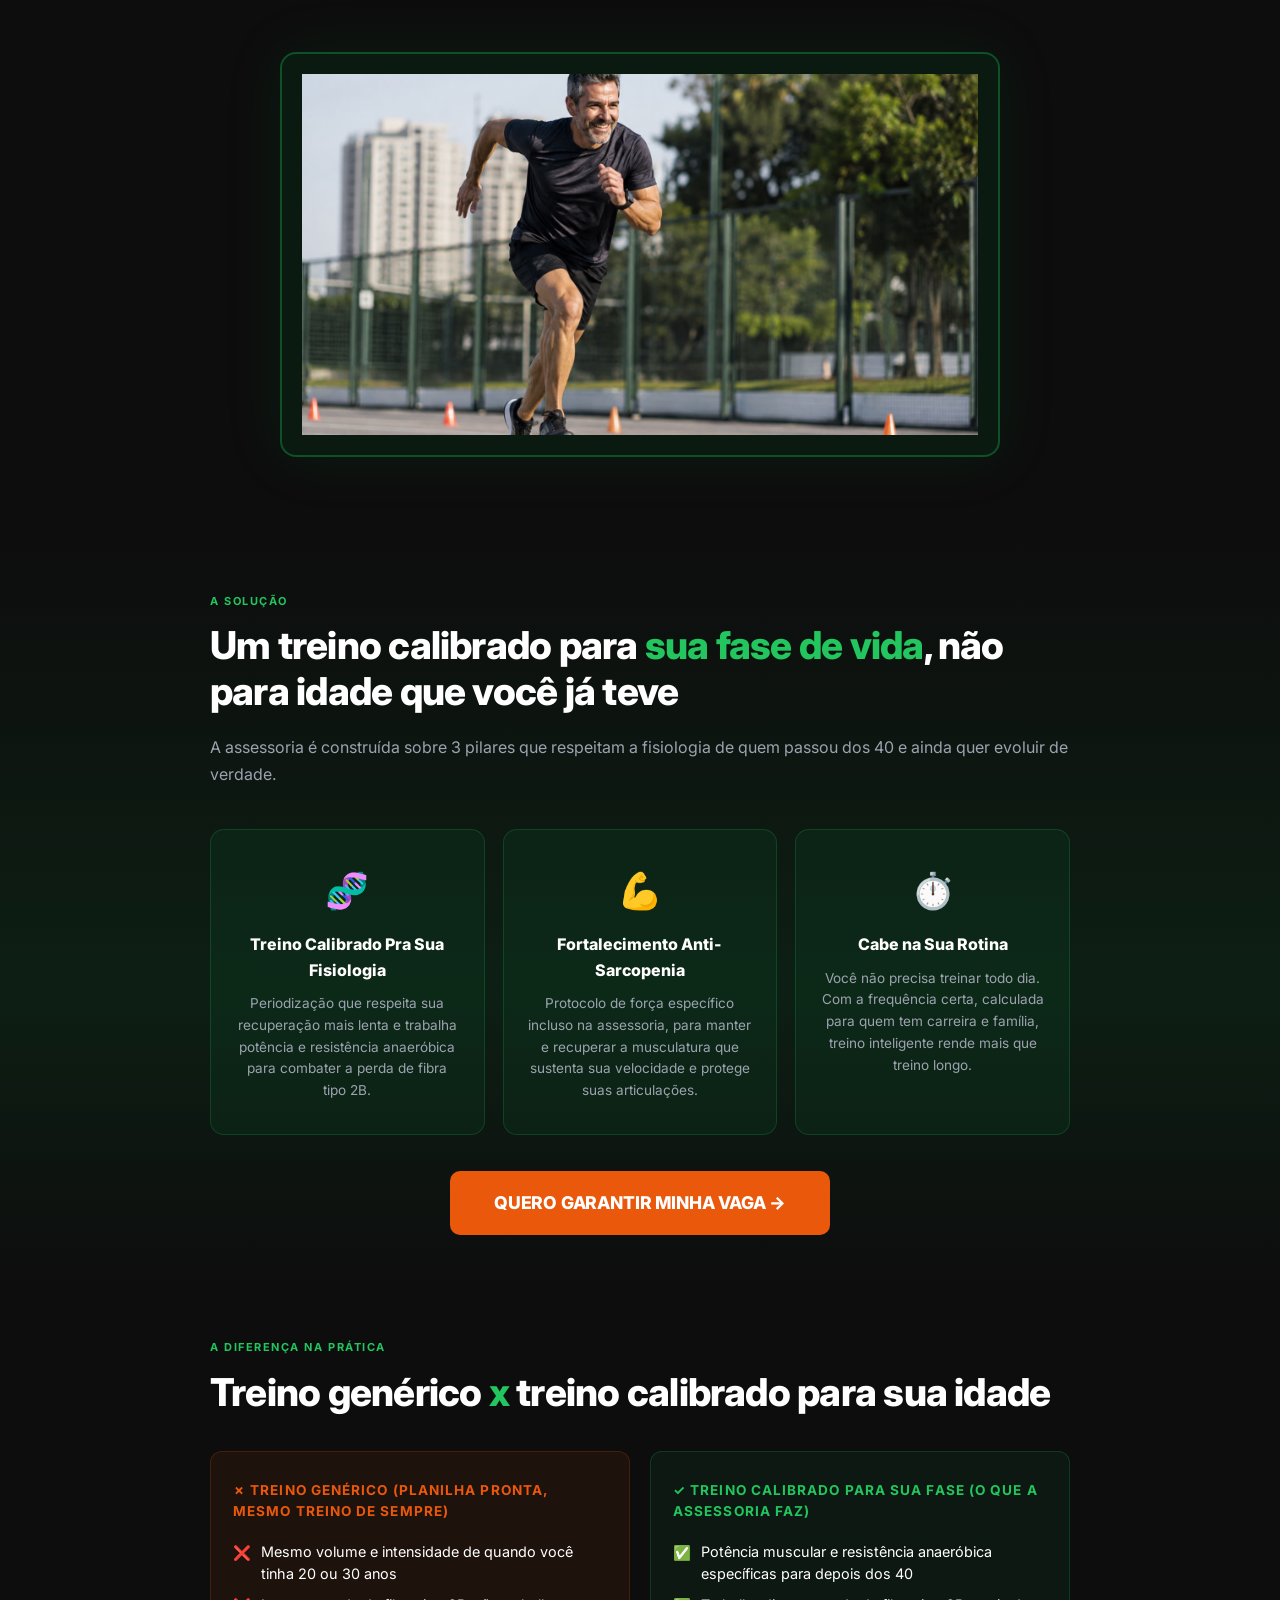
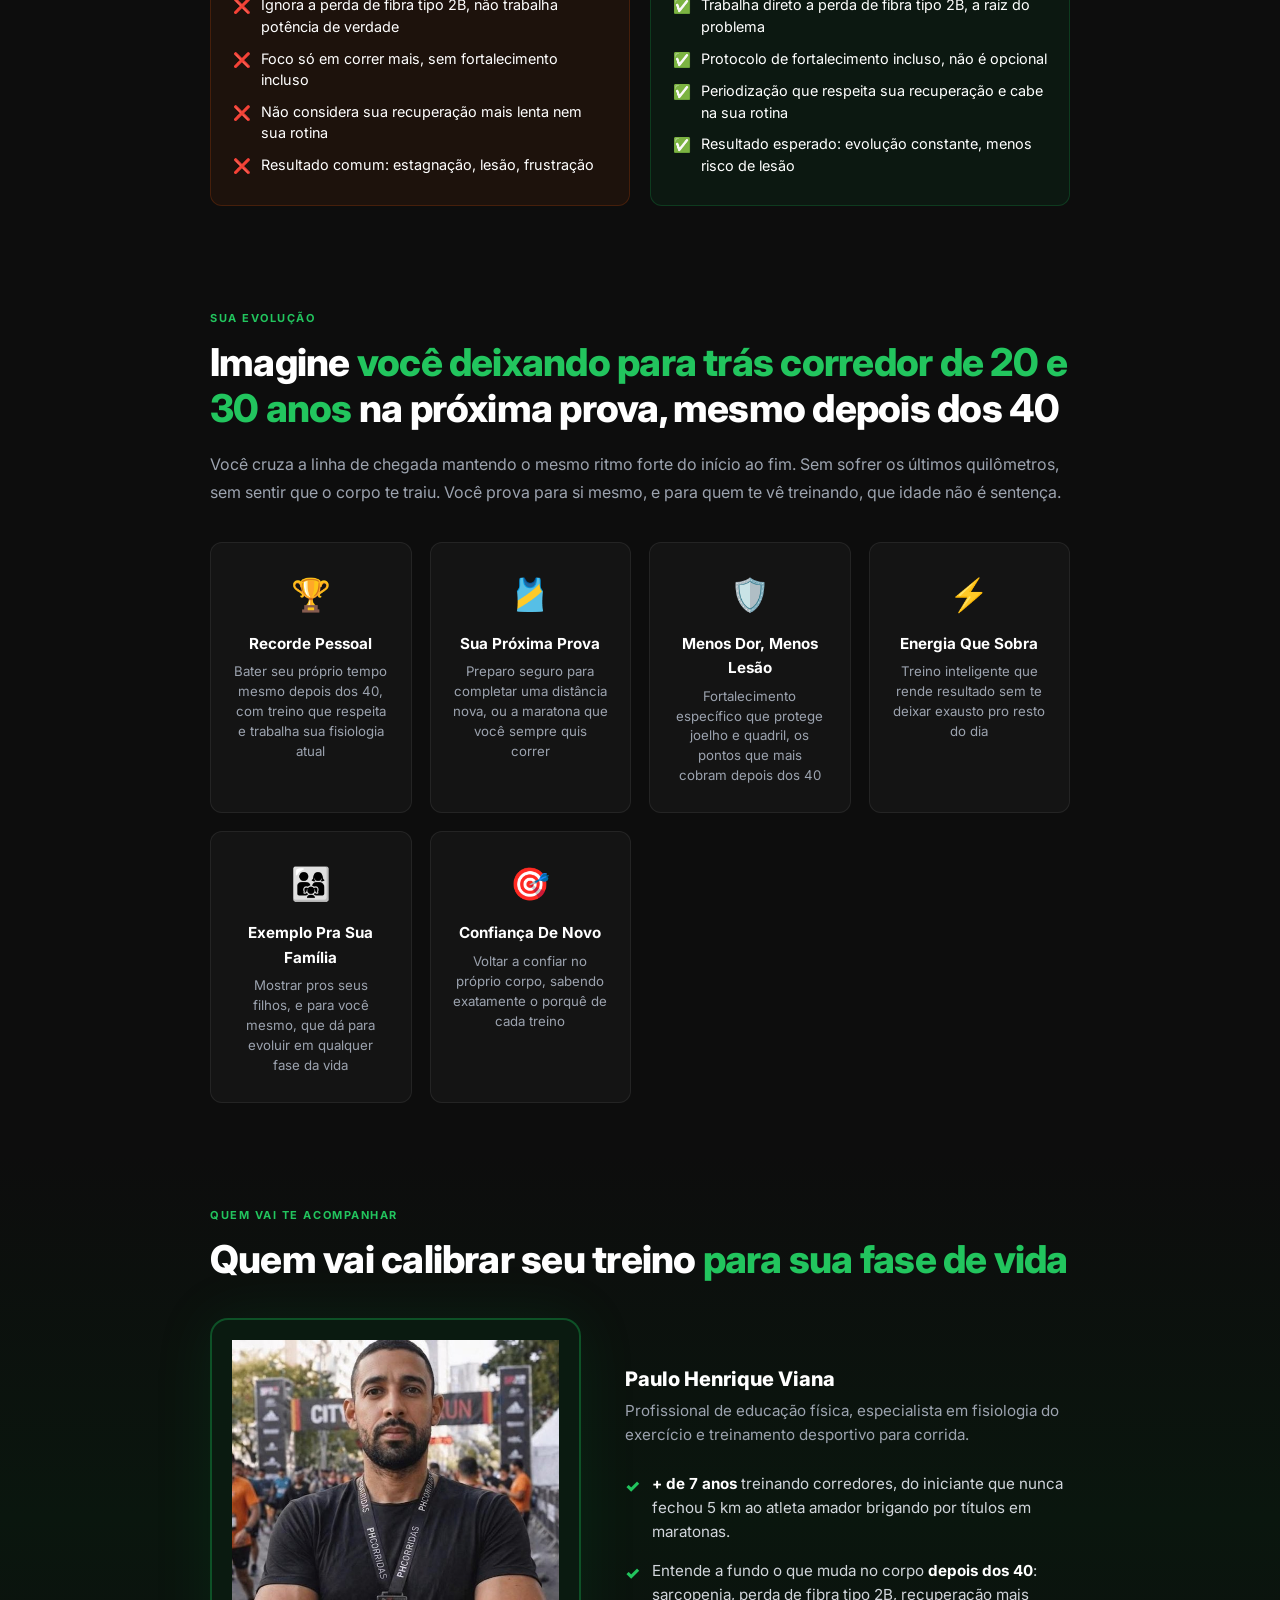
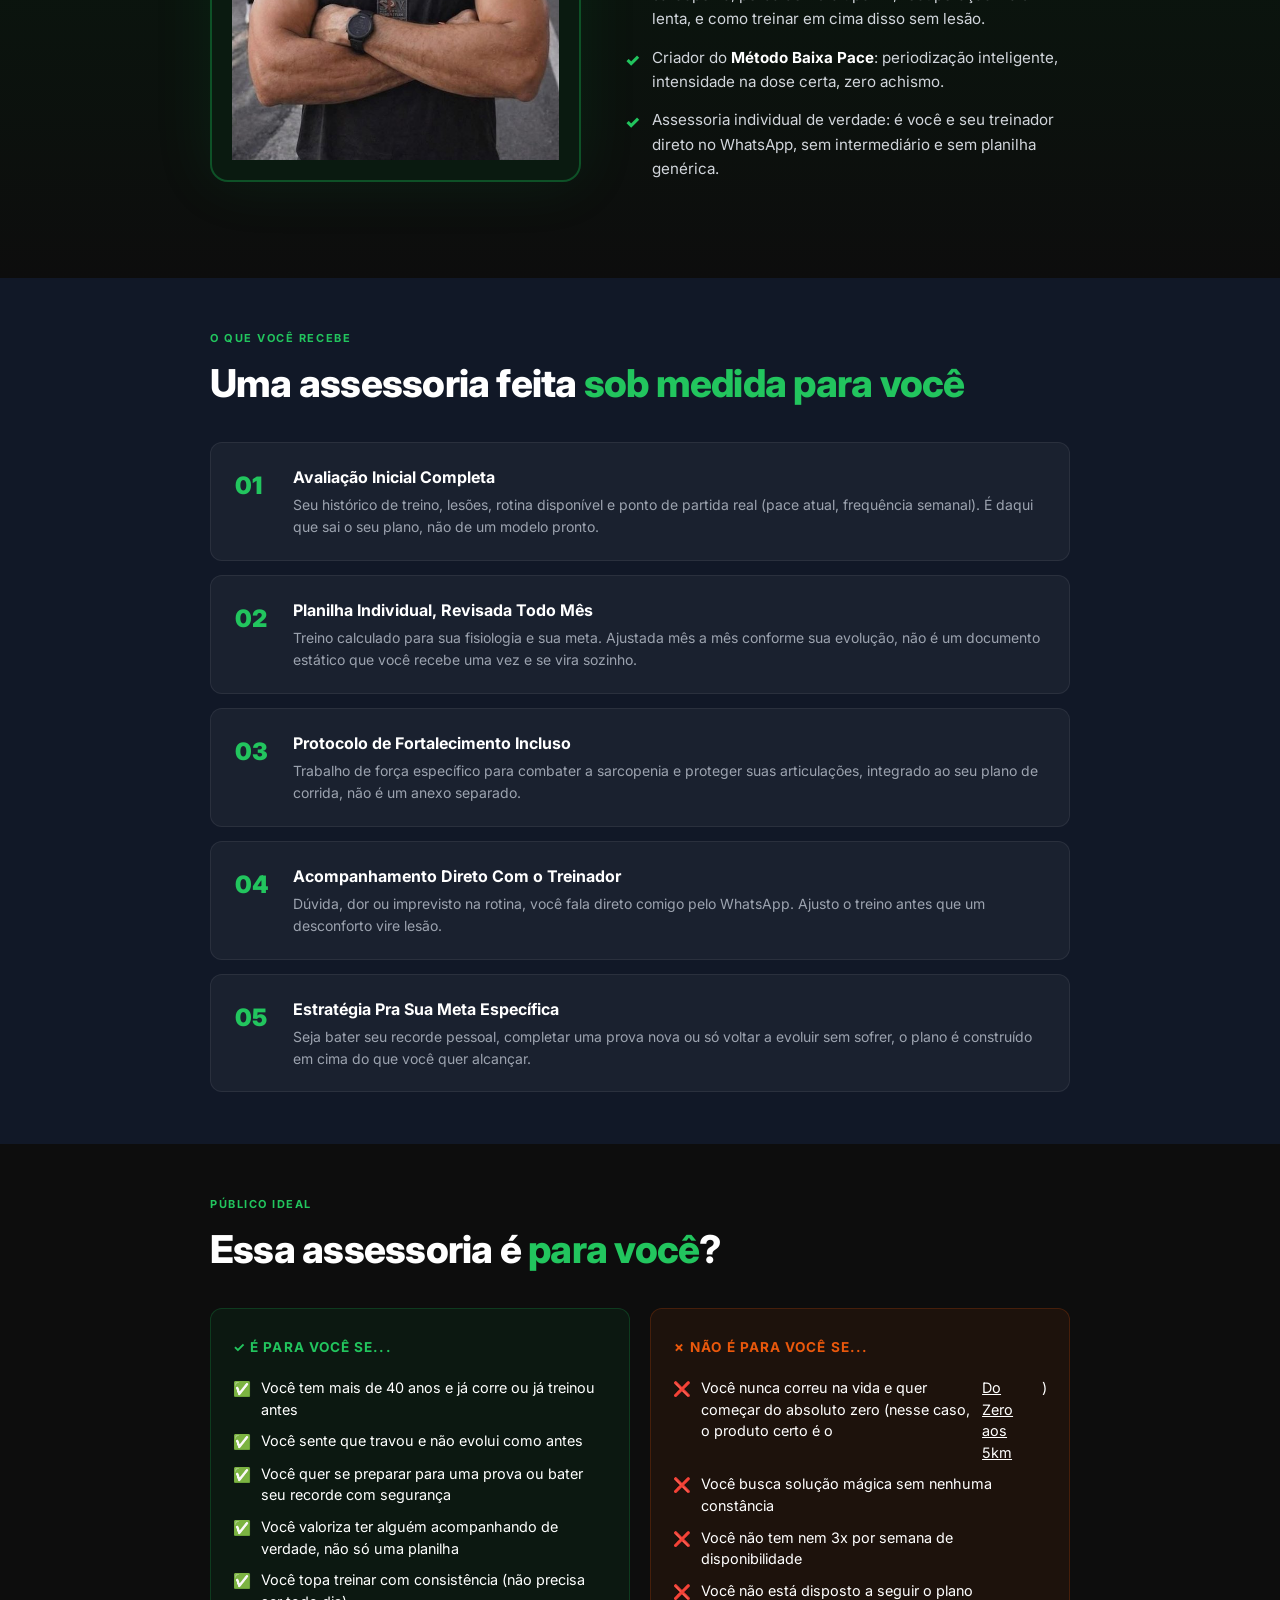
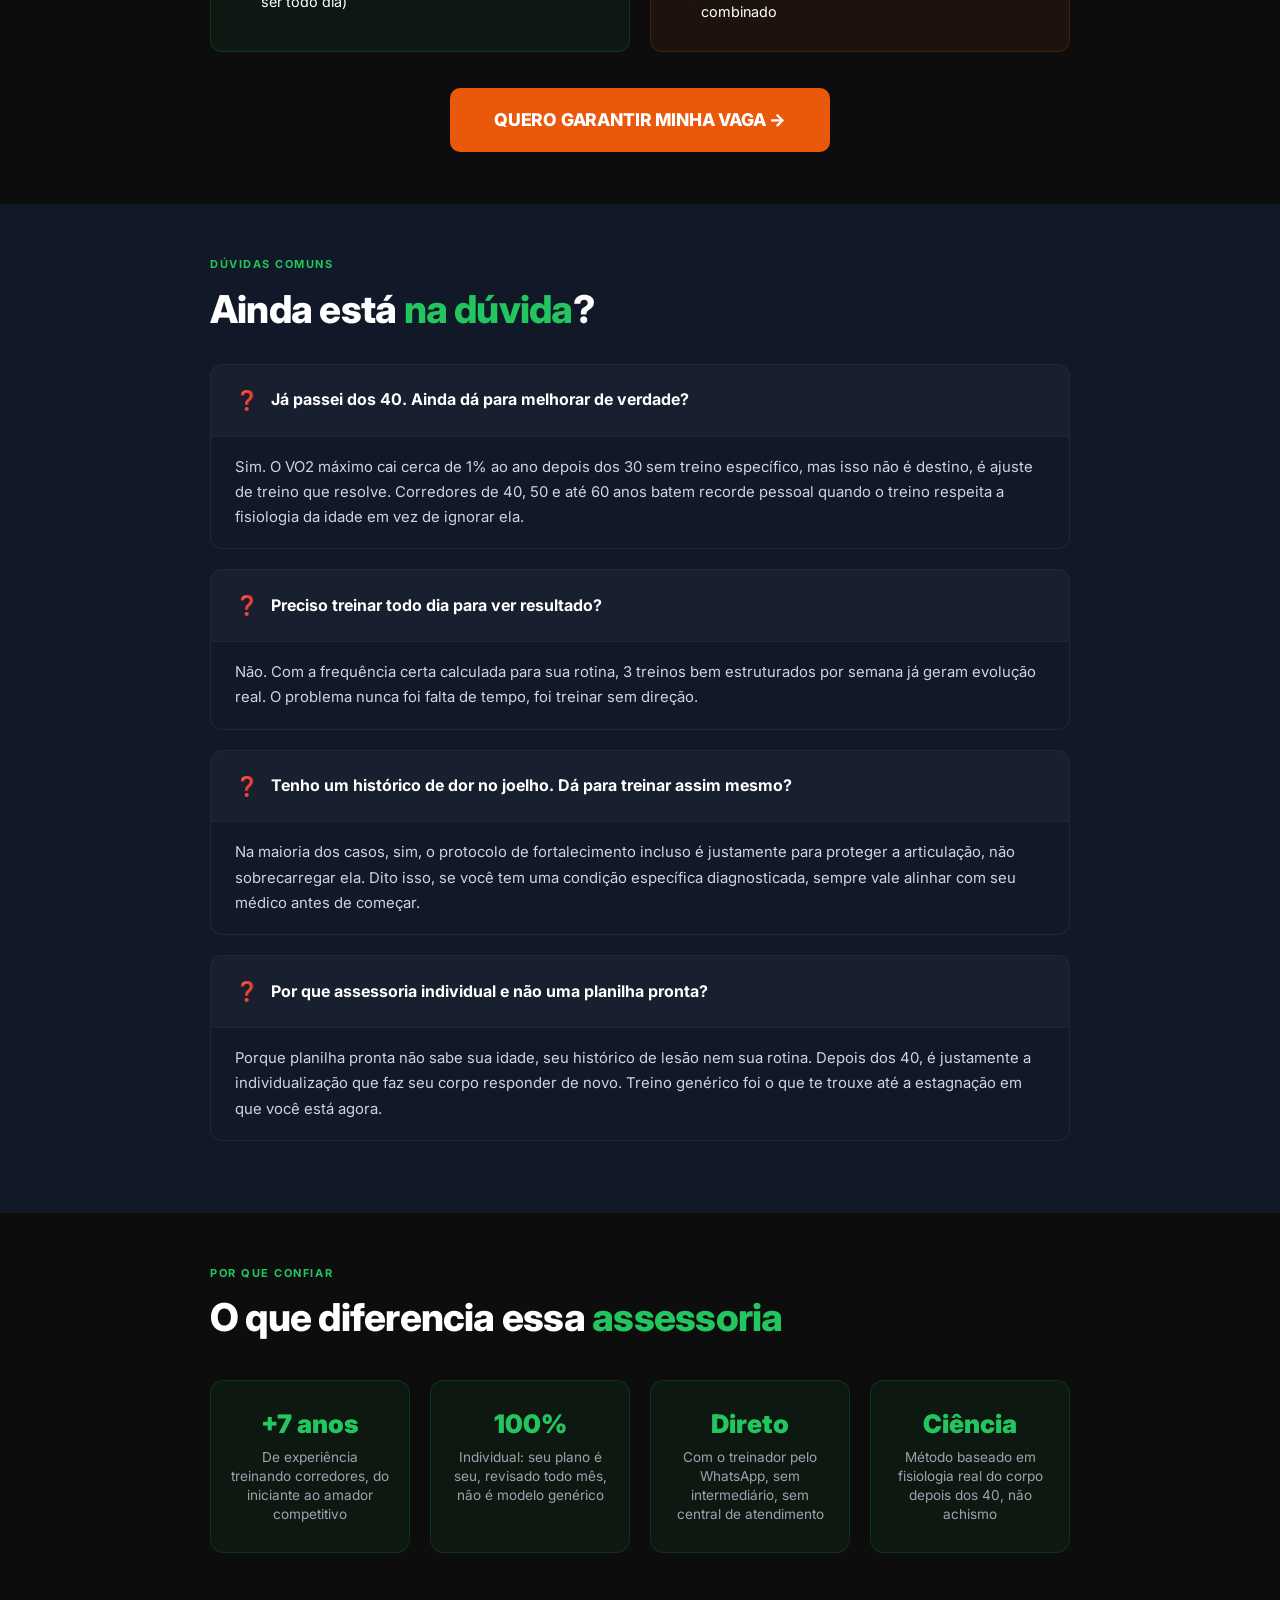
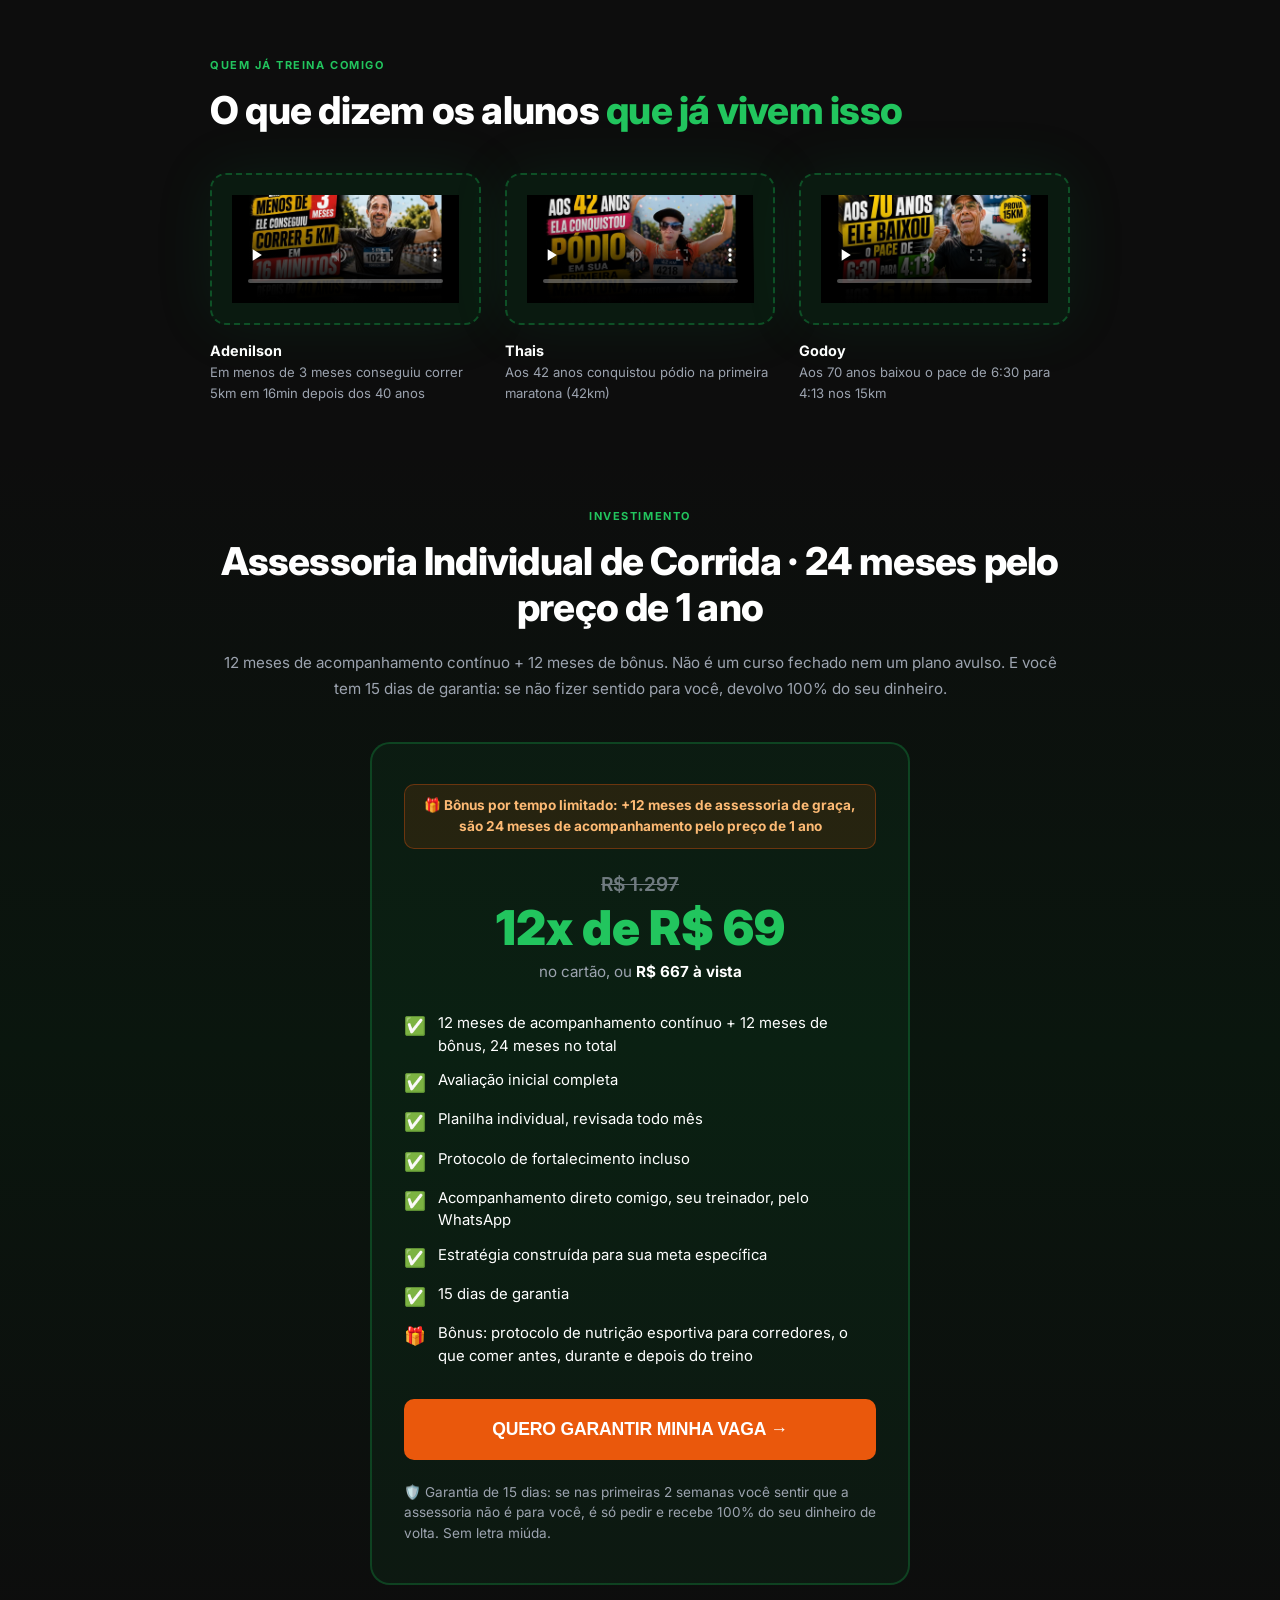
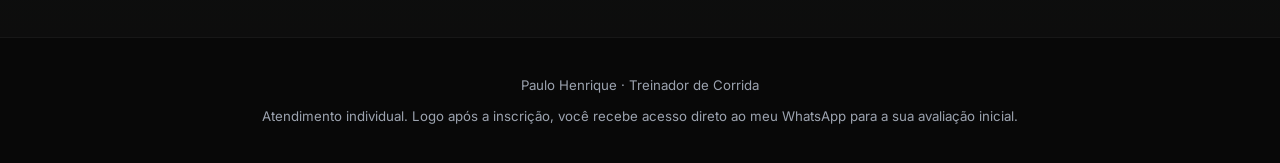
<file: assessoria/index.html>
<!DOCTYPE html>
<html lang="pt-BR">
<head>
  <meta charset="UTF-8" />
  <meta name="viewport" content="width=device-width, initial-scale=1.0" />
  <title>Assessoria de Corrida Individual Para 40+ | Paulo Henrique</title>
  <meta name="description" content="Assessoria de corrida 100% individualizada para quem passou dos 40 e sente que travou. Treino calibrado para sua fisiologia, não para idade que você tinha aos 20." />
  <meta name="robots" content="noindex, nofollow" />
  <!-- noindex mantido de proposito: pagina fica fora do Google ate o Paulo decidir liberar indexacao organica. Nao afeta trafego pago/direto por link. -->

  <!-- Meta Pixel (browser). Mesmo pixel do site principal (mesma conta de anúncio). -->
  <script>
    !function(f,b,e,v,n,t,s)
    {if(f.fbq)return;n=f.fbq=function(){n.callMethod?
    n.callMethod.apply(n,arguments):n.queue.push(arguments)};
    if(!f._fbq)f._fbq=n;n.push=n;n.loaded=!0;n.version='2.0';
    n.queue=[];t=b.createElement(e);t.async=!0;
    t.src=v;s=b.getElementsByTagName(e)[0];
    s.parentNode.insertBefore(t,s)}(window, document,'script',
    'https://connect.facebook.net/en_US/fbevents.js');
    fbq('init', '1803401826472530');
    fbq('track', 'PageView');
  </script>
  <noscript><img height="1" width="1" style="display:none"
    src="https://www.facebook.com/tr?id=1803401826472530&ev=PageView&noscript=1" /></noscript>
  <!-- End Meta Pixel -->
  <link rel="preconnect" href="https://fonts.googleapis.com" />
  <link rel="preconnect" href="https://fonts.gstatic.com" crossorigin />
  <link href="https://fonts.googleapis.com/css2?family=Inter:wght@400;500;600;700;800;900&display=swap" rel="stylesheet" />
  <style>
    *, *::before, *::after { box-sizing: border-box; margin: 0; padding: 0; }

    :root {
      --verde: #16a34a;
      --verde-claro: #22c55e;
      --verde-escuro: #14532d;
      --laranja: #ea580c;
      --preto: #0a0a0a;
      --cinza-escuro: #111827;
      --cinza: #374151;
      --cinza-claro: #9ca3af;
      --branco: #ffffff;
      --bg: #0d0d0d;
    }

    body {
      font-family: 'Inter', sans-serif;
      background: var(--bg);
      color: var(--branco);
      line-height: 1.6;
      overflow-x: hidden;
    }

    /* ===== HERO ===== */
    .hero {
      min-height: 100svh;
      display: flex;
      flex-direction: column;
      align-items: center;
      justify-content: center;
      padding: 60px 20px 52px;
      text-align: center;
      position: relative;
      background: linear-gradient(160deg, #0a160e 0%, #0d1a10 40%, #0d0d0d 100%);
      overflow: hidden;
    }

    .hero::before {
      content: '';
      position: absolute;
      top: -200px; right: -200px;
      width: 600px; height: 600px;
      background: radial-gradient(circle, rgba(22,163,74,0.12) 0%, transparent 70%);
      pointer-events: none;
    }

    .hero::after {
      content: '';
      position: absolute;
      bottom: 0; left: 0; right: 0;
      height: 100px;
      background: linear-gradient(to bottom, transparent, var(--bg));
      pointer-events: none;
    }

    .badge {
      display: inline-block;
      background: rgba(22,163,74,0.15);
      border: 1px solid rgba(22,163,74,0.4);
      color: var(--verde-claro);
      font-size: 12px;
      font-weight: 600;
      letter-spacing: 0.1em;
      text-transform: uppercase;
      padding: 6px 18px;
      border-radius: 100px;
      margin-bottom: 28px;
    }

    .hero h1 {
      font-size: clamp(2rem, 5vw, 3.8rem);
      font-weight: 900;
      line-height: 1.12;
      max-width: 860px;
      margin-bottom: 22px;
      letter-spacing: -0.025em;
    }

    .hero h1 span { color: var(--verde-claro); }

    .hero p.sub {
      font-size: clamp(1rem, 2vw, 1.2rem);
      color: var(--cinza-claro);
      max-width: 640px;
      margin-bottom: 44px;
      line-height: 1.7;
    }

    /* ===== VIDEO / IMG PLACEHOLDER ===== */
    .video-wrapper, .img-placeholder {
      width: 100%;
      max-width: 720px;
      margin: 0 auto 44px;
      border-radius: 16px;
      overflow: hidden;
      border: 2px dashed rgba(22,163,74,0.4);
      box-shadow: 0 0 60px rgba(22,163,74,0.1);
      aspect-ratio: 16/9;
      background: #0a1a10;
      display: flex;
      flex-direction: column;
      align-items: center;
      justify-content: center;
      cursor: default;
      position: relative;
      padding: 20px;
      text-align: center;
    }

    .img-placeholder.retrato {
      max-width: 420px;
      aspect-ratio: 4/5;
      border-radius: 18px;
    }

    .img-placeholder .ph-icon {
      font-size: 2.4rem;
      margin-bottom: 10px;
      opacity: 0.6;
    }

    .img-placeholder .ph-label {
      font-size: 0.85rem;
      color: var(--cinza-claro);
      max-width: 320px;
      line-height: 1.5;
    }

    .video-wrapper .play-icon {
      width: 72px;
      height: 72px;
      background: var(--verde);
      border-radius: 50%;
      display: flex;
      align-items: center;
      justify-content: center;
      transition: transform 0.2s, background 0.2s;
      margin-bottom: 14px;
      opacity: 0.5;
    }

    .video-wrapper .play-icon svg {
      width: 28px;
      height: 28px;
      fill: white;
      margin-left: 4px;
    }

    .video-label {
      font-size: 13px;
      color: rgba(255,255,255,0.5);
      max-width: 320px;
      line-height: 1.5;
    }

    .cta-btn {
      display: inline-block;
      background: var(--verde);
      color: var(--branco);
      font-size: 1.1rem;
      font-weight: 800;
      padding: 18px 44px;
      border-radius: 10px;
      text-decoration: none;
      transition: background 0.2s, transform 0.15s;
      border: none;
      cursor: pointer;
      letter-spacing: -0.01em;
    }

    .cta-btn:hover { background: var(--verde-claro); transform: translateY(-2px); }

    .cta-btn.laranja { background: var(--laranja); }
    .cta-btn.laranja:hover { background: #f97316; }

    .hero-meta {
      margin-top: 20px;
      color: var(--cinza-claro);
      font-size: 0.9rem;
    }

    .depo-topo {
      display: flex;
      align-items: center;
      gap: 14px;
      max-width: 460px;
      margin: 20px auto 0;
      padding: 12px 14px;
      background: rgba(22, 163, 74, 0.08);
      border: 1px solid rgba(34, 197, 94, 0.35);
      border-radius: 14px;
      text-align: left;
    }
    .depo-topo img {
      width: 72px;
      height: 72px;
      border-radius: 50%;
      object-fit: cover;
      flex-shrink: 0;
      border: 2px solid var(--verde-claro);
    }
    .depo-topo .depo-topo-texto { color: var(--branco); font-size: 0.95rem; line-height: 1.4; }
    .depo-topo .depo-topo-texto strong { color: var(--verde-claro); }
    .depo-topo a { color: var(--cinza-claro); font-size: 0.85rem; text-decoration: underline; }

    .hero-credencial {
      color: var(--cinza-claro);
      font-size: 0.85rem;
      font-weight: 600;
      margin-bottom: 14px;
    }

    /* ===== SECTION BASE ===== */
    section {
      padding: 52px 24px;
    }

    .container {
      max-width: 860px;
      margin: 0 auto;
    }

    .section-label {
      font-size: 11px;
      font-weight: 700;
      letter-spacing: 0.14em;
      text-transform: uppercase;
      color: var(--verde-claro);
      margin-bottom: 12px;
    }

    h2 {
      font-size: clamp(1.6rem, 3.5vw, 2.4rem);
      font-weight: 800;
      line-height: 1.2;
      letter-spacing: -0.02em;
      margin-bottom: 20px;
    }

    h2 span { color: var(--verde-claro); }

    /* ===== STORY ===== */
    .story {
      background: var(--cinza-escuro);
    }

    .story-text {
      font-size: clamp(1rem, 1.8vw, 1.15rem);
      color: #d1d5db;
      line-height: 1.9;
      margin-bottom: 16px;
    }

    .story-text em {
      color: var(--verde-claro);
      font-style: normal;
      font-weight: 600;
    }

    .story-quote {
      border-left: 3px solid var(--verde);
      padding: 16px 22px;
      margin: 28px 0;
      background: rgba(22,163,74,0.07);
      border-radius: 0 10px 10px 0;
      font-size: 1.1rem;
      font-weight: 600;
      color: var(--branco);
      line-height: 1.6;
    }

    /* ===== IMAGEM SECAO (placeholder full-bleed) ===== */
    .img-section-ph {
      padding: 40px 24px;
      background: var(--bg);
      text-align: center;
    }

    /* ===== ERROS ===== */
    .erros-grid {
      display: grid;
      grid-template-columns: repeat(auto-fit, minmax(240px, 1fr));
      gap: 20px;
      margin-top: 36px;
    }

    .erro-card {
      background: rgba(234,88,12,0.06);
      border: 1px solid rgba(234,88,12,0.2);
      border-radius: 12px;
      padding: 28px 24px;
    }

    .erro-card .num {
      font-size: 2rem;
      font-weight: 900;
      color: var(--laranja);
      margin-bottom: 8px;
      line-height: 1;
    }

    .erro-card h3 {
      font-size: 1rem;
      font-weight: 700;
      margin-bottom: 8px;
    }

    .erro-card p {
      font-size: 0.88rem;
      color: var(--cinza-claro);
      line-height: 1.6;
    }

    /* ===== SOLUCAO / PILARES ===== */
    .solucao {
      background: linear-gradient(180deg, #0d0d0d 0%, #0d1f14 60%, #0d0d0d 100%);
    }

    .pilares-grid {
      display: grid;
      grid-template-columns: repeat(auto-fit, minmax(220px, 1fr));
      gap: 18px;
      margin-top: 40px;
    }

    .pilar {
      background: rgba(22,163,74,0.08);
      border: 1px solid rgba(22,163,74,0.25);
      border-radius: 14px;
      padding: 32px 24px;
      text-align: center;
    }

    .pilar .pilar-icon {
      font-size: 2.2rem;
      margin-bottom: 14px;
    }

    .pilar h3 {
      font-size: 1rem;
      font-weight: 800;
      color: var(--branco);
      margin-bottom: 10px;
    }

    .pilar p {
      font-size: 0.85rem;
      color: var(--cinza-claro);
      line-height: 1.6;
    }

    /* ===== O QUE VOCE RECEBE ===== */
    .modulos { background: var(--cinza-escuro); }

    .modulos-list {
      list-style: none;
      margin-top: 36px;
      display: flex;
      flex-direction: column;
      gap: 14px;
      counter-reset: mod;
    }

    .modulos-list li {
      counter-increment: mod;
      display: flex;
      align-items: flex-start;
      gap: 18px;
      background: rgba(255,255,255,0.04);
      border: 1px solid rgba(255,255,255,0.07);
      border-radius: 12px;
      padding: 22px 24px;
    }

    .modulos-list li::before {
      content: counter(mod, decimal-leading-zero);
      font-size: 1.5rem;
      font-weight: 900;
      color: var(--verde-claro);
      flex-shrink: 0;
      min-width: 40px;
      margin-top: 2px;
    }

    .modulos-list li .mod-info h4 {
      font-size: 1rem;
      font-weight: 700;
      margin-bottom: 4px;
    }

    .modulos-list li .mod-info p {
      font-size: 0.875rem;
      color: var(--cinza-claro);
      line-height: 1.55;
    }

    /* ===== RESULTADOS / VISUALIZACAO ===== */
    .resultados {
      background: var(--bg);
    }

    .beneficios-grid {
      display: grid;
      grid-template-columns: repeat(auto-fit, minmax(200px, 1fr));
      gap: 18px;
      margin-top: 36px;
    }

    .beneficio {
      background: rgba(255,255,255,0.03);
      border: 1px solid rgba(255,255,255,0.07);
      border-radius: 12px;
      padding: 26px 22px;
      text-align: center;
    }

    .beneficio .b-icon { font-size: 2rem; margin-bottom: 12px; }
    .beneficio h4 { font-size: 0.95rem; font-weight: 700; margin-bottom: 6px; }
    .beneficio p { font-size: 0.83rem; color: var(--cinza-claro); line-height: 1.5; }

    /* ===== PARA QUEM ===== */
    .para-quem-grid {
      display: grid;
      grid-template-columns: 1fr 1fr;
      gap: 20px;
      margin-top: 36px;
    }

    @media (max-width: 600px) {
      .para-quem-grid { grid-template-columns: 1fr; }
    }

    .pq-card {
      border-radius: 12px;
      padding: 28px 22px;
    }

    .pq-card.sim {
      background: rgba(22,163,74,0.08);
      border: 1px solid rgba(22,163,74,0.25);
    }

    .pq-card.nao {
      background: rgba(234,88,12,0.07);
      border: 1px solid rgba(234,88,12,0.2);
    }

    .pq-card h3 {
      font-size: 0.85rem;
      font-weight: 700;
      letter-spacing: 0.08em;
      text-transform: uppercase;
      margin-bottom: 18px;
    }

    .pq-card.sim h3 { color: var(--verde-claro); }
    .pq-card.nao h3 { color: var(--laranja); }

    .pq-list { list-style: none; display: flex; flex-direction: column; gap: 10px; }

    .pq-list li {
      font-size: 0.9rem;
      display: flex;
      gap: 10px;
      align-items: flex-start;
      line-height: 1.5;
    }

    .pq-list li .check { flex-shrink: 0; margin-top: 1px; }

    /* ===== OBJECOES / FAQ ===== */
    .objecoes { background: var(--cinza-escuro); }

    .objecao-item {
      margin-bottom: 20px;
      border: 1px solid rgba(255,255,255,0.07);
      border-radius: 12px;
      overflow: hidden;
    }

    .objecao-q {
      padding: 20px 24px;
      font-weight: 700;
      font-size: 1rem;
      display: flex;
      align-items: center;
      gap: 12px;
      cursor: pointer;
      background: rgba(255,255,255,0.03);
    }

    .objecao-q .q-icon {
      color: var(--laranja);
      font-size: 1.2rem;
      flex-shrink: 0;
    }

    .objecao-r {
      padding: 18px 24px;
      font-size: 0.93rem;
      color: #d1d5db;
      line-height: 1.7;
      border-top: 1px solid rgba(255,255,255,0.06);
    }

    /* ===== OFERTA ===== */
    .oferta {
      background: linear-gradient(180deg, #0d0d0d 0%, #0a160e 50%, #0d0d0d 100%);
    }

    .oferta-box {
      background: rgba(22,163,74,0.07);
      border: 2px solid rgba(22,163,74,0.3);
      border-radius: 20px;
      padding: 40px 32px;
      text-align: center;
      max-width: 540px;
      margin: 40px auto 0;
    }

    .oferta-box .bonus-banner {
      background: rgba(234,88,12,0.12);
      border: 1px solid rgba(234,88,12,0.35);
      color: #fdba74;
      font-size: 0.85rem;
      font-weight: 700;
      border-radius: 10px;
      padding: 10px 16px;
      margin-bottom: 20px;
    }

    .oferta-box .preco-riscado {
      font-size: 1.2rem;
      font-weight: 600;
      color: var(--cinza-claro);
      text-decoration: line-through;
      opacity: 0.7;
      margin-bottom: 4px;
    }

    .oferta-box .preco {
      font-size: clamp(1.9rem, 9vw, 3rem);
      white-space: nowrap;
      font-weight: 900;
      color: var(--verde-claro);
      line-height: 1;
      margin-bottom: 8px;
    }

    .oferta-box .preco-pix {
      font-size: 0.95rem;
      color: var(--cinza-claro);
      margin-bottom: 28px;
    }

    .oferta-box .preco-pix strong {
      color: var(--branco);
    }

    .oferta-bonus {
      list-style: none;
      text-align: left;
      margin: 28px 0 32px;
      display: flex;
      flex-direction: column;
      gap: 12px;
    }

    .oferta-bonus li {
      display: flex;
      gap: 12px;
      align-items: flex-start;
      font-size: 0.93rem;
      line-height: 1.5;
    }

    .oferta-bonus li .b-check {
      color: var(--verde-claro);
      font-size: 1.1rem;
      flex-shrink: 0;
      margin-top: 1px;
    }

    .garantia {
      margin-top: 22px;
      font-size: 0.85rem;
      color: var(--cinza-claro);
      display: flex;
      align-items: center;
      justify-content: center;
      gap: 8px;
      text-align: left;
      line-height: 1.5;
    }

    /* ===== PROVA (qualitativa, sem numero inventado) ===== */
    .prova { background: var(--bg); }

    .stats-grid {
      display: grid;
      grid-template-columns: repeat(auto-fit, minmax(160px, 1fr));
      gap: 20px;
      margin-top: 40px;
    }

    .depoimentos-grid {
      display: grid;
      grid-template-columns: repeat(auto-fit, minmax(260px, 1fr));
      gap: 24px;
      margin-top: 40px;
    }

    .depoimento-card .video-wrapper {
      max-width: none;
      margin-bottom: 14px;
      aspect-ratio: 16/9;
    }

    .depoimento-nome {
      font-size: 0.9rem;
      font-weight: 700;
      color: var(--branco);
    }

    .depoimento-contexto {
      font-size: 0.82rem;
      color: var(--cinza-claro);
    }

    .stat {
      text-align: center;
      padding: 28px 20px;
      background: rgba(22,163,74,0.07);
      border: 1px solid rgba(22,163,74,0.2);
      border-radius: 14px;
    }

    .stat .num {
      font-size: 1.6rem;
      font-weight: 900;
      color: var(--verde-claro);
      line-height: 1.2;
      margin-bottom: 8px;
    }

    .stat p { font-size: 0.85rem; color: var(--cinza-claro); line-height: 1.4; }

    /* ===== FOOTER ===== */
    footer {
      padding: 36px 24px;
      text-align: center;
      border-top: 1px solid rgba(255,255,255,0.06);
      background: #080808;
    }

    footer p { font-size: 0.83rem; color: var(--cinza-claro); line-height: 1.7; }

    /* ===== STICKY CTA ===== */
    .sticky-cta {
      position: fixed;
      bottom: 0;
      left: 0; right: 0;
      background: rgba(10,10,10,0.95);
      backdrop-filter: blur(12px);
      border-top: 1px solid rgba(22,163,74,0.25);
      padding: 14px 20px;
      display: flex;
      align-items: center;
      justify-content: center;
      gap: 18px;
      z-index: 100;
      transform: translateY(100%);
      transition: transform 0.35s ease;
    }

    .sticky-cta.visible { transform: translateY(0); }

    .sticky-cta .price-inline {
      font-size: 0.9rem;
      color: var(--cinza-claro);
      display: none;
    }

    .sticky-cta .price-inline strong {
      color: var(--verde-claro);
      font-size: 1.1rem;
    }

    @media (min-width: 480px) {
      .sticky-cta .price-inline { display: block; }
    }

    /* ===== PAULO ===== */
    .paulo {
      background: linear-gradient(180deg, #0d0d0d 0%, #0a160e 50%, #0d0d0d 100%);
    }

    .paulo-grid {
      display: grid;
      grid-template-columns: 1fr 1.2fr;
      gap: 44px;
      align-items: center;
      margin-top: 36px;
    }

    @media (max-width: 760px) {
      .paulo-grid { grid-template-columns: 1fr; gap: 28px; }
    }

    .paulo-nome {
      font-size: 1.25rem;
      font-weight: 800;
      color: var(--branco);
      margin-bottom: 4px;
    }

    .paulo-sub {
      color: var(--cinza-claro);
      font-size: 0.95rem;
      line-height: 1.6;
      margin-bottom: 24px;
    }

    .paulo-bullets {
      list-style: none;
      display: flex;
      flex-direction: column;
      gap: 14px;
    }

    .paulo-bullets li {
      display: flex;
      gap: 12px;
      align-items: flex-start;
      font-size: 0.95rem;
      line-height: 1.6;
      color: #d1d5db;
    }

    .paulo-bullets li .p-check {
      color: var(--verde-claro);
      font-weight: 900;
      font-size: 1.05rem;
      flex-shrink: 0;
      margin-top: 1px;
    }

    .paulo-bullets li strong { color: var(--branco); }

    /* ===== MODAL ===== */
    .modal-overlay {
      position: fixed;
      inset: 0;
      background: rgba(5,5,5,0.82);
      backdrop-filter: blur(8px);
      display: none;
      align-items: center;
      justify-content: center;
      padding: 24px;
      z-index: 200;
    }

    .modal-overlay.open { display: flex; }

    .modal {
      background: #0f1f14;
      border: 1px solid rgba(22,163,74,0.35);
      border-radius: 18px;
      max-width: 440px;
      width: 100%;
      padding: 32px 28px 28px;
      position: relative;
      box-shadow: 0 30px 80px rgba(0,0,0,0.6);
    }

    .modal-close {
      position: absolute;
      top: 14px;
      right: 16px;
      background: transparent;
      border: none;
      color: var(--cinza-claro);
      font-size: 1.6rem;
      cursor: pointer;
      line-height: 1;
      padding: 4px 8px;
    }

    .modal-close:hover { color: var(--branco); }

    .modal h3 {
      font-size: 1.35rem;
      font-weight: 800;
      color: var(--branco);
      margin-bottom: 6px;
      line-height: 1.25;
    }

    .modal p.modal-sub {
      color: var(--cinza-claro);
      font-size: 0.9rem;
      margin-bottom: 22px;
      line-height: 1.55;
    }

    .form-field { display: flex; flex-direction: column; gap: 6px; margin-bottom: 14px; }

    .form-field label {
      font-size: 0.78rem;
      font-weight: 600;
      letter-spacing: 0.04em;
      text-transform: uppercase;
      color: #d1d5db;
    }

    .form-field input {
      background: #070e09;
      border: 1px solid rgba(255,255,255,0.12);
      border-radius: 10px;
      padding: 12px 14px;
      color: var(--branco);
      font-family: inherit;
      font-size: 0.95rem;
      outline: none;
      transition: border-color 0.15s;
    }

    .form-field input:focus {
      border-color: var(--verde-claro);
    }

    .form-field input::placeholder { color: #6b7280; }

    .form-submit {
      width: 100%;
      background: var(--laranja);
      color: var(--branco);
      font-weight: 800;
      font-size: 1rem;
      padding: 14px 22px;
      border-radius: 10px;
      border: none;
      cursor: pointer;
      margin-top: 6px;
      transition: background 0.2s, transform 0.15s;
    }

    .form-submit:hover { background: #f97316; transform: translateY(-1px); }
    .form-submit:disabled { opacity: 0.6; cursor: wait; transform: none; }

    .form-legal {
      font-size: 0.72rem;
      color: var(--cinza-claro);
      text-align: center;
      margin-top: 12px;
      line-height: 1.5;
    }

    .form-success {
      text-align: center;
      padding: 14px 0 4px;
    }

    .form-success .ok-icon {
      font-size: 2.2rem;
      margin-bottom: 8px;
    }

    .form-success h4 {
      font-size: 1.25rem;
      font-weight: 800;
      color: var(--verde-claro);
      margin-bottom: 6px;
    }

    .form-success p {
      color: #d1d5db;
      font-size: 0.92rem;
      line-height: 1.55;
    }
  </style>
</head>
<body>

  <!-- ===== HERO ===== -->
  <section class="hero">
    <div class="badge">Método Baixa Pace 40+ · Assessoria Individual</div>

    <p class="hero-credencial">+ de 1.200 alunos já treinados nesta assessoria</p>

    <h1>Depois dos 40, seu corpo <span>não travou</span>. Seu treino que não acompanhou.</h1>

    <p class="sub">
      Assessoria de corrida individualizada para pessoas com mais de 40 anos que ainda querem evoluir de verdade: bater recorde, completar uma prova nova, correr forte do início ao fim, treinando do jeito certo, com um método específico para sua idade.
    </p>

    <!-- VIDEO DE VENDAS -->
    <div class="video-wrapper" id="videoPlaceholder">
      <video
        id="vslVideo"
        controls
        playsinline
        preload="metadata"
        poster="/assessoria/capa-video-vsl.jpg"
        title="Vídeo de vendas"
        style="width:100%; height:100%; border:0; background:#000;">
        <source src="https://assets.cdn.filesafe.space/sVzQ1MyiOqQn2e6Yuzu1/media/6a9f118e968770b81c4ffac2.mp4" type="video/mp4" />
      </video>
    </div>

    <button type="button" data-open-modal class="cta-btn laranja">QUERO GARANTIR MINHA&nbsp;VAGA&nbsp;→</button>

    <p class="hero-meta">✓ Atendimento 100% individual &nbsp;·&nbsp; ✓ Direto com o treinador no WhatsApp &nbsp;·&nbsp; ✓ Sem planilha genérica</p>

    <div class="depo-topo">
      <img src="/assessoria/depoimento-topo.jpg" alt="Arnaldo, aluno da assessoria, no pódio" width="72" height="72" loading="lazy" />
      <div>
        <p class="depo-topo-texto"><strong>Arnaldo, 53 anos:</strong> de 26 minutos para 20:33 nos 5 km.</p>
        <a href="#depoimentos">Ver depoimentos dos alunos</a>
      </div>
    </div>
  </section>

  <!-- ===== STORY: IDENTIFICAÇÃO ===== -->
  <section class="story">
    <div class="container">
      <p class="section-label">A história que você conhece</p>
      <h2>Você treina, treina... e o resultado <span>não vem como antes</span>?</h2>

      <p class="story-text">
        Você não parou de se esforçar. Continua saindo para treinar, continua tentando evoluir. Só que agora o cansaço demora mais para passar, a dor no joelho aparece do nada, e o pace que você fazia há alguns anos parece cada vez mais distante.
      </p>

      <div class="story-quote">
        "Eu treino do mesmo jeito que treinava aos 30. Só que agora não sai o mesmo resultado, e eu não entendo por quê."
      </div>

      <p class="story-text">
        A verdade é que <em>seu corpo não travou, seu treino que não acompanhou</em>. Depois dos 40 anos, você entra num processo fisiológico chamado sarcopenia, a redução natural da massa muscular, principalmente das fibras tipo 2B, as responsáveis pela força e pela velocidade. Treinar igual treinava aos 20 ou 30 não ativa mais essas fibras do jeito certo, e é por isso que o resultado emperra mesmo com esforço igual ou maior.
      </p>

      <p class="story-text">
        A boa notícia: isso <em>tem solução</em>. Com o treino certo, focado em potência muscular e resistência específica para sua fase de vida, dá para reativar essas fibras, combater a sarcopenia e voltar a evoluir, correndo mais rápido e mantendo o mesmo ritmo forte do início ao fim da prova.
      </p>
    </div>
  </section>

  <!-- IMAGEM: CORREDOR 40+ FRUSTRADO/PENSATIVO ===== -->
  <div class="img-section-ph">
    <img src="/assessoria/img-40mais-esforco.jpg" alt="Corredor 40+ treinando, esforço e frustração" class="img-placeholder" style="object-fit: cover; border-style: solid;" />
  </div>

  <!-- ===== ERROS COMUNS ===== -->
  <section>
    <div class="container">
      <p class="section-label">Por que seu treino não anda</p>
      <h2>Os <span>3 erros</span> que travam todo corredor depois dos 40</h2>

      <div class="erros-grid">
        <div class="erro-card">
          <div class="num">01</div>
          <h3>Treinar igual treinava antes dos 40 anos</h3>
          <p>Mesmo volume, mesma intensidade, mesma planilha de sempre. Seu corpo mudou, mas o estímulo não. Sem ajuste, o resultado só piora com o tempo.</p>
        </div>
        <div class="erro-card">
          <div class="num">02</div>
          <h3>Ignorar as fibras de contração rápida tipo 2B</h3>
          <p>Sem estímulo específico de potência, as fibras tipo 2B, as responsáveis pela força e pela velocidade, atrofiam mais rápido depois dos 40. É isso que trava seu pace e aumenta o risco de lesão, principalmente no joelho e no quadril.</p>
        </div>
        <div class="erro-card">
          <div class="num">03</div>
          <h3>Usar planilha pronta de internet</h3>
          <p>Planilha genérica não sabe sua idade, seu histórico de lesão, nem sua rotina. Sem individualização de verdade, seu corpo não recebe o estímulo certo para evoluir com segurança.</p>
        </div>
      </div>
    </div>
  </section>

  <!-- IMAGEM: FORTALECIMENTO / TREINO DE FORÇA ===== -->
  <div class="img-section-ph">
    <img src="/assessoria/img-40mais-feliz.jpg" alt="Corredor 40+ correndo forte e sorrindo" class="img-placeholder" style="object-fit: cover; border-style: solid;" />
  </div>

  <!-- ===== SOLUCAO: PILARES ===== -->
  <section class="solucao">
    <div class="container">
      <p class="section-label">A solução</p>
      <h2>Um treino calibrado para <span>sua fase de vida</span>, não para idade que você já teve</h2>

      <p style="color: var(--cinza-claro); margin-bottom: 8px; font-size: 1rem; line-height: 1.7;">
        A assessoria é construída sobre 3 pilares que respeitam a fisiologia de quem passou dos 40 e ainda quer evoluir de verdade.
      </p>

      <div class="pilares-grid">
        <div class="pilar">
          <div class="pilar-icon">🧬</div>
          <h3>Treino Calibrado Pra Sua Fisiologia</h3>
          <p>Periodização que respeita sua recuperação mais lenta e trabalha potência e resistência anaeróbica para combater a perda de fibra tipo 2B.</p>
        </div>
        <div class="pilar">
          <div class="pilar-icon">💪</div>
          <h3>Fortalecimento Anti-Sarcopenia</h3>
          <p>Protocolo de força específico incluso na assessoria, para manter e recuperar a musculatura que sustenta sua velocidade e protege suas articulações.</p>
        </div>
        <div class="pilar">
          <div class="pilar-icon">⏱️</div>
          <h3>Cabe na Sua Rotina</h3>
          <p>Você não precisa treinar todo dia. Com a frequência certa, calculada para quem tem carreira e família, treino inteligente rende mais que treino longo.</p>
        </div>
      </div>

      <div style="text-align:center; margin-top: 36px;">
        <a href="#oferta" class="cta-btn laranja">QUERO GARANTIR MINHA&nbsp;VAGA&nbsp;→</a>
      </div>
    </div>
  </section>

  <!-- ===== COMPARATIVO: GENERICO VS CALIBRADO ===== -->
  <section>
    <div class="container">
      <p class="section-label">A diferença na prática</p>
      <h2>Treino genérico <span>x</span> treino calibrado para sua idade</h2>

      <div class="para-quem-grid">
        <div class="pq-card nao">
          <h3>✗ Treino genérico (planilha pronta, mesmo treino de sempre)</h3>
          <ul class="pq-list">
            <li><span class="check">❌</span> Mesmo volume e intensidade de quando você tinha 20 ou 30 anos</li>
            <li><span class="check">❌</span> Ignora a perda de fibra tipo 2B, não trabalha potência de verdade</li>
            <li><span class="check">❌</span> Foco só em correr mais, sem fortalecimento incluso</li>
            <li><span class="check">❌</span> Não considera sua recuperação mais lenta nem sua rotina</li>
            <li><span class="check">❌</span> Resultado comum: estagnação, lesão, frustração</li>
          </ul>
        </div>
        <div class="pq-card sim">
          <h3>✓ Treino calibrado para sua fase (o que a assessoria faz)</h3>
          <ul class="pq-list">
            <li><span class="check">✅</span> Potência muscular e resistência anaeróbica específicas para depois dos 40</li>
            <li><span class="check">✅</span> Trabalha direto a perda de fibra tipo 2B, a raiz do problema</li>
            <li><span class="check">✅</span> Protocolo de fortalecimento incluso, não é opcional</li>
            <li><span class="check">✅</span> Periodização que respeita sua recuperação e cabe na sua rotina</li>
            <li><span class="check">✅</span> Resultado esperado: evolução constante, menos risco de lesão</li>
          </ul>
        </div>
      </div>
    </div>
  </section>

  <!-- ===== VISUALIZACAO: FUTURO ===== -->
  <section class="resultados">
    <div class="container">
      <p class="section-label">Sua evolução</p>
      <h2>Imagine <span>você deixando para trás corredor de 20 e 30 anos</span> na próxima prova, mesmo depois dos 40</h2>

      <p style="color: var(--cinza-claro); font-size: 1rem; line-height: 1.7; margin-bottom: 36px;">
        Você cruza a linha de chegada mantendo o mesmo ritmo forte do início ao fim. Sem sofrer os últimos quilômetros, sem sentir que o corpo te traiu. Você prova para si mesmo, e para quem te vê treinando, que idade não é sentença.
      </p>

      <div class="beneficios-grid">
        <div class="beneficio">
          <div class="b-icon">🏆</div>
          <h4>Recorde Pessoal</h4>
          <p>Bater seu próprio tempo mesmo depois dos 40, com treino que respeita e trabalha sua fisiologia atual</p>
        </div>
        <div class="beneficio">
          <div class="b-icon">🎽</div>
          <h4>Sua Próxima Prova</h4>
          <p>Preparo seguro para completar uma distância nova, ou a maratona que você sempre quis correr</p>
        </div>
        <div class="beneficio">
          <div class="b-icon">🛡️</div>
          <h4>Menos Dor, Menos Lesão</h4>
          <p>Fortalecimento específico que protege joelho e quadril, os pontos que mais cobram depois dos 40</p>
        </div>
        <div class="beneficio">
          <div class="b-icon">⚡</div>
          <h4>Energia Que Sobra</h4>
          <p>Treino inteligente que rende resultado sem te deixar exausto pro resto do dia</p>
        </div>
        <div class="beneficio">
          <div class="b-icon">👨‍👩‍👧</div>
          <h4>Exemplo Pra Sua Família</h4>
          <p>Mostrar pros seus filhos, e para você mesmo, que dá para evoluir em qualquer fase da vida</p>
        </div>
        <div class="beneficio">
          <div class="b-icon">🎯</div>
          <h4>Confiança De Novo</h4>
          <p>Voltar a confiar no próprio corpo, sabendo exatamente o porquê de cada treino</p>
        </div>
      </div>
    </div>
  </section>

  <!-- ===== QUEM É O PAULO ===== -->
  <section class="paulo">
    <div class="container">
      <p class="section-label">Quem vai te acompanhar</p>
      <h2>Quem vai calibrar seu treino <span>para sua fase de vida</span></h2>

      <div class="paulo-grid">
        <img src="/assessoria/img-paulo-40mais.jpg" alt="Paulo Henrique Viana" class="img-placeholder retrato" style="object-fit: cover; border-style: solid;" />

        <div>
          <p class="paulo-nome">Paulo Henrique Viana</p>
          <p class="paulo-sub">
            Profissional de educação física, especialista em fisiologia do exercício e treinamento desportivo para corrida.
          </p>

          <ul class="paulo-bullets">
            <li>
              <span class="p-check">✓</span>
              <span><strong>+ de 7 anos</strong> treinando corredores, do iniciante que nunca fechou 5 km ao atleta amador brigando por títulos em maratonas.</span>
            </li>
            <li>
              <span class="p-check">✓</span>
              <span>Entende a fundo o que muda no corpo <strong>depois dos 40</strong>: sarcopenia, perda de fibra tipo 2B, recuperação mais lenta, e como treinar em cima disso sem lesão.</span>
            </li>
            <li>
              <span class="p-check">✓</span>
              <span>Criador do <strong>Método Baixa Pace</strong>: periodização inteligente, intensidade na dose certa, zero achismo.</span>
            </li>
            <li>
              <span class="p-check">✓</span>
              <span>Assessoria individual de verdade: é você e seu treinador direto no WhatsApp, sem intermediário e sem planilha genérica.</span>
            </li>
          </ul>
        </div>
      </div>
    </div>
  </section>

  <!-- ===== O QUE VOCE RECEBE ===== -->
  <section class="modulos">
    <div class="container">
      <p class="section-label">O que você recebe</p>
      <h2>Uma assessoria feita <span>sob medida para você</span></h2>

      <ul class="modulos-list">
        <li>
          <div class="mod-info">
            <h4>Avaliação Inicial Completa</h4>
            <p>Seu histórico de treino, lesões, rotina disponível e ponto de partida real (pace atual, frequência semanal). É daqui que sai o seu plano, não de um modelo pronto.</p>
          </div>
        </li>
        <li>
          <div class="mod-info">
            <h4>Planilha Individual, Revisada Todo Mês</h4>
            <p>Treino calculado para sua fisiologia e sua meta. Ajustada mês a mês conforme sua evolução, não é um documento estático que você recebe uma vez e se vira sozinho.</p>
          </div>
        </li>
        <li>
          <div class="mod-info">
            <h4>Protocolo de Fortalecimento Incluso</h4>
            <p>Trabalho de força específico para combater a sarcopenia e proteger suas articulações, integrado ao seu plano de corrida, não é um anexo separado.</p>
          </div>
        </li>
        <li>
          <div class="mod-info">
            <h4>Acompanhamento Direto Com o Treinador</h4>
            <p>Dúvida, dor ou imprevisto na rotina, você fala direto comigo pelo WhatsApp. Ajusto o treino antes que um desconforto vire lesão.</p>
          </div>
        </li>
        <li>
          <div class="mod-info">
            <h4>Estratégia Pra Sua Meta Específica</h4>
            <p>Seja bater seu recorde pessoal, completar uma prova nova ou só voltar a evoluir sem sofrer, o plano é construído em cima do que você quer alcançar.</p>
          </div>
        </li>
      </ul>
    </div>
  </section>

  <!-- ===== PARA QUEM É ===== -->
  <section>
    <div class="container">
      <p class="section-label">Público ideal</p>
      <h2>Essa assessoria é <span>para você</span>?</h2>

      <div class="para-quem-grid">
        <div class="pq-card sim">
          <h3>✓ É para você se...</h3>
          <ul class="pq-list">
            <li><span class="check">✅</span> Você tem mais de 40 anos e já corre ou já treinou antes</li>
            <li><span class="check">✅</span> Você sente que travou e não evolui como antes</li>
            <li><span class="check">✅</span> Você quer se preparar para uma prova ou bater seu recorde com segurança</li>
            <li><span class="check">✅</span> Você valoriza ter alguém acompanhando de verdade, não só uma planilha</li>
            <li><span class="check">✅</span> Você topa treinar com consistência (não precisa ser todo dia)</li>
          </ul>
        </div>
        <div class="pq-card nao">
          <h3>✗ Não é para você se...</h3>
          <ul class="pq-list">
            <li><span class="check">❌</span> Você nunca correu na vida e quer começar do absoluto zero (nesse caso, o produto certo é o <a href="/" style="color:inherit;">Do Zero aos 5km</a>)</li>
            <li><span class="check">❌</span> Você busca solução mágica sem nenhuma constância</li>
            <li><span class="check">❌</span> Você não tem nem 3x por semana de disponibilidade</li>
            <li><span class="check">❌</span> Você não está disposto a seguir o plano combinado</li>
          </ul>
        </div>
      </div>

      <div style="text-align:center; margin-top: 36px;">
        <a href="#oferta" class="cta-btn laranja">QUERO GARANTIR MINHA&nbsp;VAGA&nbsp;→</a>
      </div>
    </div>
  </section>

  <!-- ===== FAQ ===== -->
  <section class="objecoes">
    <div class="container">
      <p class="section-label">Dúvidas comuns</p>
      <h2>Ainda está <span>na dúvida</span>?</h2>

      <div style="margin-top: 32px;">
        <div class="objecao-item">
          <div class="objecao-q">
            <span class="q-icon">❓</span>
            Já passei dos 40. Ainda dá para melhorar de verdade?
          </div>
          <div class="objecao-r">
            Sim. O VO2 máximo cai cerca de 1% ao ano depois dos 30 sem treino específico, mas isso não é destino, é ajuste de treino que resolve. Corredores de 40, 50 e até 60 anos batem recorde pessoal quando o treino respeita a fisiologia da idade em vez de ignorar ela.
          </div>
        </div>

        <div class="objecao-item">
          <div class="objecao-q">
            <span class="q-icon">❓</span>
            Preciso treinar todo dia para ver resultado?
          </div>
          <div class="objecao-r">
            Não. Com a frequência certa calculada para sua rotina, 3 treinos bem estruturados por semana já geram evolução real. O problema nunca foi falta de tempo, foi treinar sem direção.
          </div>
        </div>

        <div class="objecao-item">
          <div class="objecao-q">
            <span class="q-icon">❓</span>
            Tenho um histórico de dor no joelho. Dá para treinar assim mesmo?
          </div>
          <div class="objecao-r">
            Na maioria dos casos, sim, o protocolo de fortalecimento incluso é justamente para proteger a articulação, não sobrecarregar ela. Dito isso, se você tem uma condição específica diagnosticada, sempre vale alinhar com seu médico antes de começar.
          </div>
        </div>

        <div class="objecao-item">
          <div class="objecao-q">
            <span class="q-icon">❓</span>
            Por que assessoria individual e não uma planilha pronta?
          </div>
          <div class="objecao-r">
            Porque planilha pronta não sabe sua idade, seu histórico de lesão nem sua rotina. Depois dos 40, é justamente a individualização que faz seu corpo responder de novo. Treino genérico foi o que te trouxe até a estagnação em que você está agora.
          </div>
        </div>
      </div>
    </div>
  </section>

  <!-- ===== PROVA (qualitativa) ===== -->
  <section class="prova">
    <div class="container">
      <p class="section-label">Por que confiar</p>
      <h2>O que diferencia essa <span>assessoria</span></h2>

      <div class="stats-grid">
        <div class="stat">
          <div class="num">+7 anos</div>
          <p>De experiência treinando corredores, do iniciante ao amador competitivo</p>
        </div>
        <div class="stat">
          <div class="num">100%</div>
          <p>Individual: seu plano é seu, revisado todo mês, não é modelo genérico</p>
        </div>
        <div class="stat">
          <div class="num">Direto</div>
          <p>Com o treinador pelo WhatsApp, sem intermediário, sem central de atendimento</p>
        </div>
        <div class="stat">
          <div class="num">Ciência</div>
          <p>Método baseado em fisiologia real do corpo depois dos 40, não achismo</p>
        </div>
      </div>
      <!-- TODO: quando tiver depoimentos/números reais de alunos 40+ atendidos, trocar essa seção por prova social quantitativa de verdade -->
    </div>
  </section>

  <!-- ===== DEPOIMENTOS EM VIDEO ===== -->
  <section class="depoimentos" id="depoimentos">
    <div class="container">
      <p class="section-label">Quem já treina comigo</p>
      <h2>O que dizem os alunos <span>que já vivem isso</span></h2>

      <div class="depoimentos-grid">
        <div class="depoimento-card">
          <div class="video-wrapper">
            <video
              controls
              preload="none"
              playsinline
              poster="/assessoria/depoimento-01-poster.jpg"
              title="Depoimento aluno 1"
              style="width:100%; height:100%; border:0; object-fit:cover;">
              <source src="/assessoria/depoimento-01.mp4" type="video/mp4" />
            </video>
          </div>
          <p class="depoimento-nome">Adenilson</p>
          <p class="depoimento-contexto">Em menos de 3 meses conseguiu correr 5km em 16min depois dos 40 anos</p>
        </div>
        <div class="depoimento-card">
          <div class="video-wrapper">
            <video
              controls
              preload="none"
              playsinline
              poster="/assessoria/depoimento-02-poster.jpg"
              title="Depoimento aluno 2"
              style="width:100%; height:100%; border:0; object-fit:cover;">
              <source src="/assessoria/depoimento-02.mp4" type="video/mp4" />
            </video>
          </div>
          <p class="depoimento-nome">Thais</p>
          <p class="depoimento-contexto">Aos 42 anos conquistou pódio na primeira maratona (42km)</p>
        </div>
        <div class="depoimento-card">
          <div class="video-wrapper">
            <video
              controls
              preload="none"
              playsinline
              poster="/assessoria/depoimento-03-poster.jpg"
              title="Depoimento aluno 3"
              style="width:100%; height:100%; border:0; object-fit:cover;">
              <source src="/assessoria/depoimento-03.mp4" type="video/mp4" />
            </video>
          </div>
          <p class="depoimento-nome">Godoy</p>
          <p class="depoimento-contexto">Aos 70 anos baixou o pace de 6:30 para 4:13 nos 15km</p>
        </div>
      </div>
    </div>
  </section>

  <!-- ===== OFERTA ===== -->
  <section class="oferta" id="oferta">
    <div class="container">
      <p class="section-label" style="text-align:center;">Investimento</p>
      <h2 style="text-align:center;">Assessoria Individual de Corrida · 24 meses pelo preço de 1 ano</h2>
      <p style="text-align:center; color: var(--cinza-claro); font-size: 0.95rem; line-height: 1.7;">12 meses de acompanhamento contínuo + 12 meses de bônus. Não é um curso fechado nem um plano avulso. E você tem 15 dias de garantia: se não fizer sentido para você, devolvo 100% do seu dinheiro.</p>

      <div class="oferta-box">
        <p class="bonus-banner">🎁 Bônus por tempo limitado: +12 meses de assessoria de graça, são 24 meses de acompanhamento pelo preço de 1 ano</p>

        <div class="preco-riscado">R$ 1.297</div>
        <div class="preco">12x de R$ 69</div>
        <p class="preco-pix">no cartão, ou <strong>R$ 667 à vista</strong></p>

        <ul class="oferta-bonus">
          <li><span class="b-check">✅</span> 12 meses de acompanhamento contínuo + 12 meses de bônus, 24 meses no total</li>
          <li><span class="b-check">✅</span> Avaliação inicial completa</li>
          <li><span class="b-check">✅</span> Planilha individual, revisada todo mês</li>
          <li><span class="b-check">✅</span> Protocolo de fortalecimento incluso</li>
          <li><span class="b-check">✅</span> Acompanhamento direto comigo, seu treinador, pelo WhatsApp</li>
          <li><span class="b-check">✅</span> Estratégia construída para sua meta específica</li>
          <li><span class="b-check">✅</span> 15 dias de garantia</li>
          <li><span class="b-check">🎁</span> Bônus: protocolo de nutrição esportiva para corredores, o que comer antes, durante e depois do treino</li>
        </ul>

        <button type="button" data-open-modal class="cta-btn laranja" style="display:block; width:100%; font-size: 1.1rem; padding: 20px 32px;">
          QUERO GARANTIR MINHA&nbsp;VAGA&nbsp;→
        </button>

        <p class="garantia">🛡️ Garantia de 15 dias: se nas primeiras 2 semanas você sentir que a assessoria não é para você, é só pedir e recebe 100% do seu dinheiro de volta. Sem letra miúda.</p>
      </div>
    </div>
  </section>

  <!-- ===== FOOTER ===== -->
  <footer>
    <div class="container">
      <p>Paulo Henrique · Treinador de Corrida</p>
      <p style="margin-top: 8px;">Atendimento individual. Logo após a inscrição, você recebe acesso direto ao meu WhatsApp para a sua avaliação inicial.</p>
    </div>
  </footer>

  <!-- ===== MODAL CADASTRO ===== -->
  <div class="modal-overlay" id="modalCadastro" role="dialog" aria-modal="true" aria-labelledby="modalCadastroTitle" aria-hidden="true">
    <div class="modal">
      <button type="button" class="modal-close" data-close-modal aria-label="Fechar">&times;</button>

      <div id="modalForm">
        <h3 id="modalCadastroTitle">Falta pouco para começar sua assessoria</h3>
        <p class="modal-sub">Preencha seus dados para ir à página de inscrição. Se ficar alguma dúvida antes de concluir, eu mesmo te chamo no WhatsApp. Logo após a inscrição, você recebe acesso direto ao meu WhatsApp para a sua avaliação inicial.</p>

        <form id="formCadastro" novalidate>
          <div class="form-field">
            <label for="f-nome">Nome completo</label>
            <input id="f-nome" name="nome" type="text" autocomplete="name" required />
          </div>
          <div class="form-field">
            <label for="f-email">E-mail</label>
            <input id="f-email" name="email" type="email" autocomplete="email" required />
          </div>
          <div class="form-field">
            <label for="f-telefone">Telefone / WhatsApp</label>
            <input id="f-telefone" name="telefone" type="tel" autocomplete="tel" placeholder="(11) 99999-9999" required />
          </div>

          <button type="submit" class="form-submit">QUERO ME INSCREVER →</button>
          <p class="form-legal">🛡️ Seus dados estão seguros. Respeitamos a LGPD.</p>
        </form>
      </div>

      <div id="modalSuccess" class="form-success" style="display:none;">
        <div class="ok-icon">🎉</div>
        <h4>Recebido!</h4>
        <p>Já te levo pro WhatsApp para gente conversar. Se não abrir sozinho, toque no botão abaixo.</p>
        <a id="checkoutLink" href="#" class="cta-btn laranja" style="display:inline-block; margin-top:8px;">Ir para o WhatsApp →</a>
      </div>
    </div>
  </div>

  <script>
    const WHATSAPP_NUMBER = '5571994102328';

    function linkWhatsapp(nome) {
      const msg = 'Oi Paulo! Meu nome é ' + (nome || '') + '. Gostaria de saber mais sobre essa Assessoria de Corrida para pessoas com mais de 40 anos de idade.';
      return 'https://wa.me/' + WHATSAPP_NUMBER + '?text=' + encodeURIComponent(msg);
    }

    // Smooth scroll
    document.querySelectorAll('a[href^="#"]').forEach(a => {
      a.addEventListener('click', e => {
        e.preventDefault();
        const target = document.querySelector(a.getAttribute('href'));
        if (target) target.scrollIntoView({ behavior: 'smooth', block: 'start' });
      });
    });

    // Modal cadastro
    (function () {
      const modal = document.getElementById('modalCadastro');
      const form = document.getElementById('formCadastro');
      const formBlock = document.getElementById('modalForm');
      const successBlock = document.getElementById('modalSuccess');

      const openBtns = document.querySelectorAll('[data-open-modal]');
      const closeBtns = modal.querySelectorAll('[data-close-modal]');

      const open = () => {
        modal.classList.add('open');
        modal.setAttribute('aria-hidden', 'false');
        document.body.style.overflow = 'hidden';
        setTimeout(() => { document.getElementById('f-nome').focus(); }, 40);
      };

      const close = () => {
        modal.classList.remove('open');
        modal.setAttribute('aria-hidden', 'true');
        document.body.style.overflow = '';
        setTimeout(() => {
          formBlock.style.display = '';
          successBlock.style.display = 'none';
          form.reset();
        }, 200);
      };

      openBtns.forEach(b => b.addEventListener('click', open));
      closeBtns.forEach(b => b.addEventListener('click', close));

      modal.addEventListener('click', (e) => {
        if (e.target === modal) close();
      });

      document.addEventListener('keydown', (e) => {
        if (e.key === 'Escape' && modal.classList.contains('open')) close();
      });

      // Máscara simples de telefone BR
      const tel = document.getElementById('f-telefone');
      tel.addEventListener('input', (e) => {
        let v = e.target.value.replace(/\D/g, '').slice(0, 11);
        if (v.length > 10) v = v.replace(/^(\d{2})(\d{5})(\d{0,4}).*/, '($1) $2-$3');
        else if (v.length > 6) v = v.replace(/^(\d{2})(\d{4})(\d{0,4}).*/, '($1) $2-$3');
        else if (v.length > 2) v = v.replace(/^(\d{2})(\d{0,5}).*/, '($1) $2');
        else if (v.length > 0) v = v.replace(/^(\d{0,2}).*/, '($1');
        e.target.value = v;
        e.target.setCustomValidity('');
      });

      // Le um cookie pelo nome (para _fbp / _fbc, melhora o match na Meta).
      const getCookie = (name) => {
        const m = document.cookie.match('(^|;)\\s*' + name + '\\s*=\\s*([^;]+)');
        return m ? m.pop() : '';
      };

      form.addEventListener('submit', (e) => {
        e.preventDefault();
        const payload = {
          nome: form.nome.value.trim(),
          email: form.email.value.trim(),
          telefone: form.telefone.value.trim(),
          event_id: (self.crypto && crypto.randomUUID) ? crypto.randomUUID() : String(Date.now()),
          fbp: getCookie('_fbp'),
          fbc: getCookie('_fbc'),
          source_url: location.href,
          content_name: 'Assessoria 40+',
        };
        if (!payload.nome || !payload.email || !payload.telefone) return;

        // Telefone precisa ter DDD + 8 ou 9 digitos (celular com 9 na frente).
        const telDigitos = payload.telefone.replace(/\D/g, '');
        const telValido = /^[1-9][1-9]\d{8}$/.test(telDigitos) || /^[1-9][1-9]9\d{8}$/.test(telDigitos);
        if (!telValido) {
          form.telefone.setCustomValidity('Confira seu WhatsApp: coloque o DDD e o número completo.');
          form.telefone.reportValidity();
          return;
        }

        // Pixel do navegador: Lead com o MESMO event_id do server-side, para Meta deduplicar.
        if (window.fbq) {
          fbq('track', 'Lead',
            { content_name: 'Assessoria 40+', currency: 'BRL' },
            { eventID: payload.event_id });
        }

        // Rastreio server-side via /api/lead (mesmo endpoint do site principal, agora parametrizado
        // por content_name, ver api/lead.js).
        fetch('/api/lead', {
          method: 'POST',
          headers: { 'Content-Type': 'application/json' },
          body: JSON.stringify(payload),
          keepalive: true,
        }).catch(() => {});

        // Planilha dedicada da assessoria (Apps Script Web App, nao mistura com o funil do 5km).
        fetch('https://script.google.com/macros/s/AKfycbz9iG_VHLOqVULtkYKFW8BlckNvBlV8ubnI1_mbqoTogPl7V6lwvQng-82UyprkUCtw/exec', {
          method: 'POST',
          mode: 'no-cors',
          headers: { 'Content-Type': 'text/plain' },
          body: JSON.stringify(payload),
          keepalive: true,
        }).catch(() => {});

        // Vai direto pro checkout, sem tela intermediaria. 1s de espera para o Lead
        // (pixel, /api/lead e planilha) sair antes da troca de pagina.
        // Dados ja preenchidos no checkout (parametros oficiais da Hotmart), pra pessoa nao digitar de novo.
        const checkoutUrl = 'https://pay.hotmart.com/F11050799H?checkoutMode=10&split=12&hideTrial=1'
          + '&name=' + encodeURIComponent(payload.nome)
          + '&email=' + encodeURIComponent(payload.email)
          + '&phoneac=' + telDigitos.slice(0, 2)
          + '&phonenumber=' + telDigitos.slice(2);
        const submitBtn = form.querySelector('button[type="submit"]');
        const submitTxt = submitBtn.textContent;
        submitBtn.disabled = true;
        submitBtn.textContent = 'Abrindo inscrição...';
        setTimeout(() => { window.location.href = checkoutUrl; }, 1000);

        // Se a pessoa voltar do checkout pelo botao "voltar", o botao nao fica travado.
        window.addEventListener('pageshow', () => {
          submitBtn.disabled = false;
          submitBtn.textContent = submitTxt;
        }, { once: true });
      });
    })();
  </script>

  <!-- Rastreio de engajamento (video do VSL + scroll), mesmo Pixel Km3 ja instalado acima, sem script novo -->
  <script>
    (function () {
      if (!window.fbq) return;

      // Progresso do VSL: dispara uma vez por marco (25/50/75/100%).
      var video = document.getElementById('vslVideo');
      if (video) {
        var marcos = [25, 50, 75, 100];
        var disparados = {};
        video.addEventListener('timeupdate', function () {
          if (!video.duration) return;
          var pct = (video.currentTime / video.duration) * 100;
          marcos.forEach(function (m) {
            if (pct >= m && !disparados[m]) {
              disparados[m] = true;
              fbq('trackCustom', 'VSLProgress', { content_name: 'Assessoria 40+', percent: m });
            }
          });
        });
      }

      // Profundidade de rolagem da pagina: mesmo esquema de marco unico.
      var scrollMarcos = [25, 50, 75, 100];
      var scrollDisparados = {};
      window.addEventListener('scroll', function () {
        var alturaTotal = document.documentElement.scrollHeight - window.innerHeight;
        if (alturaTotal <= 0) return;
        var pct = (window.scrollY / alturaTotal) * 100;
        scrollMarcos.forEach(function (m) {
          if (pct >= m && !scrollDisparados[m]) {
            scrollDisparados[m] = true;
            fbq('trackCustom', 'ScrollDepth', { content_name: 'Assessoria 40+', percent: m });
          }
        });
      }, { passive: true });
    })();
  </script>
</body>
</html>
</file>
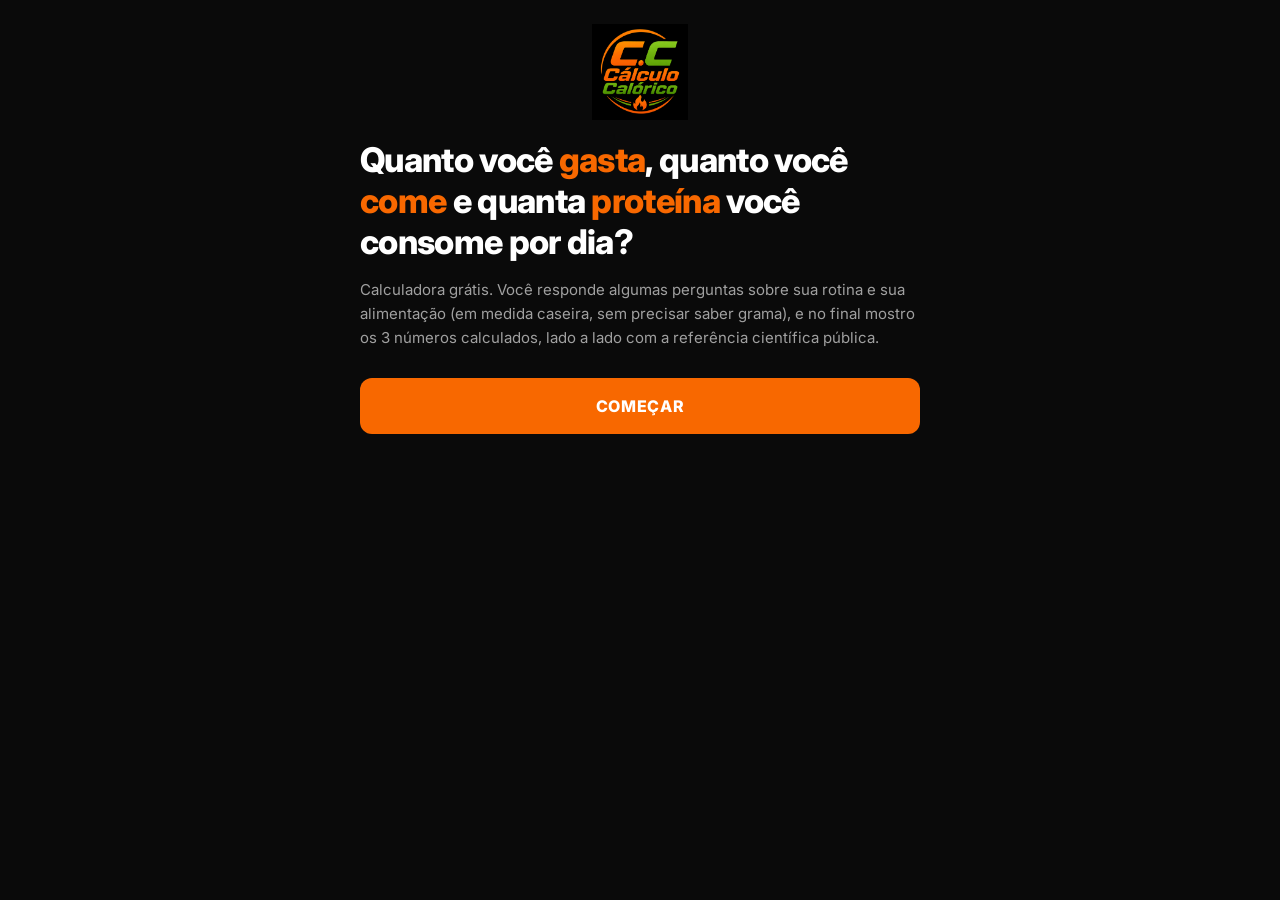
<file: calculadora-caloria/index.html>
<!DOCTYPE html>
<html lang="pt-BR">
<head>
<meta charset="utf-8">
<meta name="viewport" content="width=device-width, initial-scale=1">
<title>Cálculo Calórico | PH Corridas</title>
<meta name="description" content="Estimativa gratuita de gasto calórico, consumo calórico e proteína diária, com base em fórmulas científicas públicas. Não é diagnóstico nem prescrição de dieta.">
<meta name="robots" content="noindex">
<link rel="icon" href="/calculadora-caloria/logo-calculo-calorico.png">
<link rel="preconnect" href="https://fonts.googleapis.com">
<link rel="preconnect" href="https://fonts.gstatic.com" crossorigin>
<link href="https://fonts.googleapis.com/css2?family=Inter:wght@400;500;600;700;800;900&display=swap" rel="stylesheet">
<link rel="stylesheet" href="/calculadora-caloria/estilo.css?v=1">
</head>
<body>
<div class="wrap">

  <!-- ===== TELA 1: HERO ===== -->
  <section class="tela ativa" id="tela-hero">
    <img class="logo" src="/calculadora-caloria/logo-calculo-calorico.png" alt="Cálculo Calórico">
    <h1>Quanto você <span class="destaque">gasta</span>, quanto você <span class="destaque">come</span> e quanta <span class="destaque">proteína</span> você consome por dia?</h1>
    <p class="sub">Calculadora grátis. Você responde algumas perguntas sobre sua rotina e sua alimentação (em medida caseira, sem precisar saber grama), e no final mostro os 3 números calculados, lado a lado com a referência científica pública.</p>
    <button class="btn" onclick="irPara('tela-dados')">COMEÇAR</button>
  </section>

  <!-- ===== TELA 2: DADOS PESSOAIS ===== -->
  <section class="tela" id="tela-dados">
    <p class="passo">PASSO 1 DE 6</p>
    <h2 class="pergunta">Seus dados básicos</h2>
    <p class="ajuda">Usados só pra fórmula de gasto calórico (Mifflin-St Jeor).</p>
    <div class="opcoes" id="opcoes-sexo" style="grid-template-columns:1fr 1fr;display:grid">
      <button class="opcao" onclick="escolherSexo('homem', this)">Homem</button>
      <button class="opcao" onclick="escolherSexo('mulher', this)">Mulher</button>
    </div>
    <div class="campos">
      <div class="dupla">
        <div class="campo"><label for="idade">Idade</label><input id="idade" type="number" inputmode="numeric" min="10" max="99" placeholder="anos"></div>
        <div class="campo"><label for="altura">Altura (cm)</label><input id="altura" type="number" inputmode="numeric" min="120" max="230" placeholder="cm"></div>
      </div>
      <div class="campo"><label for="peso">Peso (kg)</label><input id="peso" type="number" inputmode="decimal" min="30" max="250" placeholder="kg"></div>
    </div>
    <p class="erro" id="erro-dados"></p>
    <button class="btn" onclick="validarDados()">CONTINUAR</button>
    <button class="voltar" onclick="irPara('tela-hero')">Voltar</button>
  </section>

  <!-- ===== TELA 3: OCUPAÇÃO / DIA A DIA ===== -->
  <section class="tela" id="tela-ocupacao">
    <p class="passo">PASSO 2 DE 6</p>
    <h2 class="pergunta">Como é seu dia a dia fora do treino?</h2>
    <p class="ajuda">Isso entra no cálculo do gasto calórico (fator de atividade da FAO/OMS/UNU).</p>
    <div class="secao">
      <p class="secao-titulo">Seu trabalho</p>
      <div class="opcoes" id="opcoes-ocupacao">
        <button class="opcao" onclick="escolherOcupacao('sentado', this)">Sentado o dia todo<span class="desc">Escritório, home office, motorista</span></button>
        <button class="opcao" onclick="escolherOcupacao('pe_moderado', this)">Em pé, se movimentando pouco<span class="desc">Vendedor, professor, recepção</span></button>
        <button class="opcao" onclick="escolherOcupacao('pesado', this)">Trabalho braçal pesado<span class="desc">Pedreiro, carregador, entregador a pé</span></button>
      </div>
    </div>
    <div class="secao">
      <p class="secao-titulo">Tarefa doméstica (faxina, cuidar de casa/filhos)</p>
      <div class="opcoes" id="opcoes-domestico">
        <button class="opcao" onclick="escolherDomestico('pouca', this)">Pouca</button>
        <button class="opcao" onclick="escolherDomestico('moderada', this)">Moderada</button>
        <button class="opcao" onclick="escolherDomestico('puxada', this)">Puxada</button>
      </div>
      <div class="linha-campo">
        <div><label>Quantos dias por semana você faz essa tarefa doméstica?</label><input type="number" id="input-domestico-freq" min="0" max="7" placeholder="0" onchange="atualizarDomesticoFreq(this.value)"></div>
        <div></div>
      </div>
    </div>
    <p class="erro" id="erro-ocupacao"></p>
    <button class="btn" onclick="validarOcupacao()">CONTINUAR</button>
    <button class="voltar" onclick="irPara('tela-dados')">Voltar</button>
  </section>

  <!-- ===== TELA 4: ATIVIDADES ESTRUTURADAS ===== -->
  <section class="tela" id="tela-atividades">
    <p class="passo">PASSO 3 DE 6</p>
    <h2 class="pergunta">Quais treinos você faz?</h2>
    <p class="ajuda">Ative o que você pratica e preenche frequência e duração. O resto do gasto de treino soma em cima do seu dia a dia.</p>

    <div class="atividade" id="ativ-corrida">
      <div class="atividade-topo" onclick="toggleAtividade('corrida')"><span class="atividade-nome">Corrida</span><span class="toggle"></span></div>
      <div class="atividade-corpo">
        <div class="linha-campo">
          <div><label>Intensidade</label><select onchange="atualizarAtividade('corrida','intensidade',this.value)"><option value="leve">Leve</option><option value="moderada" selected>Moderada</option><option value="forte">Forte</option></select></div>
          <div><label>Vezes/semana</label><input type="number" min="0" max="14" placeholder="0" onchange="atualizarAtividade('corrida','freq',this.value)"></div>
        </div>
        <div class="linha-campo"><div><label>Minutos de treino por dia em média</label><input type="number" min="0" max="300" placeholder="0" onchange="atualizarAtividade('corrida','duracao',this.value)"></div><div></div></div>
        <p class="ajuda">Não sabe qual marcar? Teste da fala: Leve = dá pra conversar frase inteira sem dificuldade. Moderada = só dá pra falar frase curta, meio ofegante. Forte = quase não consegue falar.</p>
        <p class="ajuda">Treino intervalado (tiro): se metade ou mais da sessão for recuperação leve, marque Moderada mesmo com tiro forte no meio. Se a maior parte for esforço forte, marque Forte.</p>
      </div>
    </div>

    <div class="atividade" id="ativ-musculacao">
      <div class="atividade-topo" onclick="toggleAtividade('musculacao')"><span class="atividade-nome">Musculação</span><span class="toggle"></span></div>
      <div class="atividade-corpo">
        <div class="linha-campo">
          <div><label>Intensidade</label><select onchange="atualizarAtividade('musculacao','intensidade',this.value)"><option value="leve">Leve</option><option value="moderada" selected>Moderada</option><option value="forte">Pesada</option></select></div>
          <div><label>Vezes/semana</label><input type="number" min="0" max="14" placeholder="0" onchange="atualizarAtividade('musculacao','freq',this.value)"></div>
        </div>
        <p class="ajuda">Não sabe qual marcar? Teste da fala: Leve = dá pra conversar frase inteira sem dificuldade. Moderada = só dá pra falar frase curta, meio ofegante. Pesada = quase não consegue falar.</p>
        <div class="linha-campo"><div><label>Minutos de treino por dia em média</label><input type="number" min="0" max="300" placeholder="0" onchange="atualizarAtividade('musculacao','duracao',this.value)"></div><div></div></div>
      </div>
    </div>

    <div class="atividade" id="ativ-natacao">
      <div class="atividade-topo" onclick="toggleAtividade('natacao')"><span class="atividade-nome">Natação</span><span class="toggle"></span></div>
      <div class="atividade-corpo">
        <div class="linha-campo">
          <div><label>Intensidade</label><select onchange="atualizarAtividade('natacao','intensidade',this.value)"><option value="moderada" selected>Moderada</option><option value="forte">Forte</option></select></div>
          <div><label>Vezes/semana</label><input type="number" min="0" max="14" placeholder="0" onchange="atualizarAtividade('natacao','freq',this.value)"></div>
        </div>
        <div class="linha-campo"><div><label>Minutos de treino por dia em média</label><input type="number" min="0" max="300" placeholder="0" onchange="atualizarAtividade('natacao','duracao',this.value)"></div><div></div></div>
      </div>
    </div>

    <div class="atividade" id="ativ-futebol">
      <div class="atividade-topo" onclick="toggleAtividade('futebol')"><span class="atividade-nome">Futebol</span><span class="toggle"></span></div>
      <div class="atividade-corpo">
        <div class="linha-campo">
          <div><label>Intensidade</label><select onchange="atualizarAtividade('futebol','intensidade',this.value)"><option value="casual" selected>Casual (pelada)</option><option value="competitivo">Competitivo</option></select></div>
          <div><label>Vezes/semana</label><input type="number" min="0" max="14" placeholder="0" onchange="atualizarAtividade('futebol','freq',this.value)"></div>
        </div>
        <div class="linha-campo"><div><label>Minutos por jogo</label><input type="number" min="0" max="300" placeholder="0" onchange="atualizarAtividade('futebol','duracao',this.value)"></div><div></div></div>
      </div>
    </div>

    <div class="atividade" id="ativ-crossfit">
      <div class="atividade-topo" onclick="toggleAtividade('crossfit')"><span class="atividade-nome">Crossfit / treino funcional</span><span class="toggle"></span></div>
      <div class="atividade-corpo">
        <div class="linha-campo">
          <div><label>Vezes/semana</label><input type="number" min="0" max="14" placeholder="0" onchange="atualizarAtividade('crossfit','freq',this.value)"></div>
          <div><label>Minutos de treino por dia em média</label><input type="number" min="0" max="300" placeholder="0" onchange="atualizarAtividade('crossfit','duracao',this.value)"></div>
        </div>
      </div>
    </div>

    <div class="atividade" id="ativ-outro">
      <div class="atividade-topo" onclick="toggleAtividade('outro')"><span class="atividade-nome">Outro esporte</span><span class="toggle"></span></div>
      <div class="atividade-corpo">
        <div class="linha-campo">
          <div><label>Vezes/semana</label><input type="number" min="0" max="14" placeholder="0" onchange="atualizarAtividade('outro','freq',this.value)"></div>
          <div><label>Minutos de treino por dia em média</label><input type="number" min="0" max="300" placeholder="0" onchange="atualizarAtividade('outro','duracao',this.value)"></div>
        </div>
      </div>
    </div>

    <button class="btn" style="margin-top:14px" onclick="continuarAtividades()">CONTINUAR</button>
    <button class="voltar" onclick="irPara('tela-ocupacao')">Voltar</button>
  </section>

  <!-- ===== TELA 4B: FORA DA ROTINA (ÁLCOOL + COMIDA DE FIM DE SEMANA) ===== -->
  <section class="tela" id="tela-fora-rotina">
    <p class="passo">PASSO 4 DE 6</p>
    <h2 class="pergunta">Antes das refeições: e fora da rotina?</h2>
    <p class="ajuda">Álcool e comida de fim de semana/dia livre pesam na conta mas ninguém lembra de contar isso na hora das refeições. Aqui é por frequência semanal, não por dia.</p>

    <div class="secao">
      <p class="secao-titulo">Você consome bebida alcoólica?</p>
      <div class="opcoes" id="opcoes-alcool" style="grid-template-columns:1fr 1fr;display:grid">
        <button class="opcao" onclick="toggleAlcool(true, this)">Sim</button>
        <button class="opcao marcada" onclick="toggleAlcool(false, this)">Não</button>
      </div>
      <div id="bloco-alcool-detalhe" style="display:none;margin-top:14px">
        <div class="linha-campo">
          <div><label>Quantos dias por semana</label><input type="number" min="0" max="7" placeholder="0" oninput="atualizarFreqAlcool(this.value)"></div>
          <div></div>
        </div>
        <p class="ajuda"><strong>Quantidade por dia, no dia em que você bebe</strong> (não é o total da semana). Ex: se você bebe 5 garrafas de 600ml no dia que bebe, marca 5 aqui, não o total somado dos dias. A gente já multiplica pela frequência que você informou acima e divide por 7 pra virar média diária.</p>
        <div class="busca-alimento">
          <input type="text" id="input-busca-alcool" placeholder="Digite a bebida: cerveja, vinho, destilada..." oninput="onBuscaAlcoolInput(this.value)" autocomplete="off">
          <div id="sugestoes-busca-alcool"></div>
        </div>
        <div id="itens-alcool"></div>
        <p class="resumo-num" id="totais-alcool"></p>
      </div>
    </div>

    <div class="secao">
      <p class="secao-titulo">Come algo fora da rotina? (fim de semana, dia livre)</p>
      <p class="ajuda">Pizza, feijoada, sorvete, doce, essas coisas que não fazem parte do dia a dia normal. <strong>Marca a quantidade do dia em que você come isso</strong> (ex: 4 fatias de pizza naquele dia), não o total somado da semana. A gente multiplica pela frequência informada abaixo e divide por 7.</p>
      <div class="linha-campo">
        <div><label>Quantas vezes por semana</label><input type="number" min="0" max="14" placeholder="0" oninput="atualizarFreqExtra(this.value)"></div>
        <div></div>
      </div>
      <div class="busca-alimento">
        <input type="text" id="input-busca-extra" placeholder="Digite o alimento: pizza, feijoada, sorvete..." oninput="onBuscaExtraInput(this.value)" autocomplete="off">
        <div id="sugestoes-busca-extra"></div>
      </div>
      <div id="itens-extra"></div>
      <p class="resumo-num" id="totais-extra"></p>
    </div>

    <button class="btn" style="margin-top:14px" onclick="continuarForaRotina()">CONTINUAR</button>
    <button class="voltar" onclick="irPara('tela-atividades')">Voltar</button>
  </section>

  <!-- ===== TELA 5: NÚMERO DE REFEIÇÕES ===== -->
  <section class="tela" id="tela-refeicoes-num">
    <p class="passo">PASSO 5 DE 6</p>
    <h2 class="pergunta">Quantas refeições você faz por dia?</h2>
    <p class="ajuda">Conta lanche também.</p>
    <div class="numeros" id="opcoes-refeicoes">
      <button class="num-btn marcada" onclick="escolherNumRefeicoes(1,this)">1</button>
      <button class="num-btn" onclick="escolherNumRefeicoes(2,this)">2</button>
      <button class="num-btn" onclick="escolherNumRefeicoes(3,this)">3</button>
      <button class="num-btn" onclick="escolherNumRefeicoes(4,this)">4</button>
      <button class="num-btn" onclick="escolherNumRefeicoes(5,this)">5</button>
      <button class="num-btn" onclick="escolherNumRefeicoes(6,this)">6</button>
      <button class="num-btn" onclick="escolherNumRefeicoes(7,this)">7</button>
      <button class="num-btn" onclick="escolherNumRefeicoes(8,this)">8</button>
    </div>
    <p class="erro" id="erro-refeicoes"></p>
    <button class="btn" style="margin-top:14px" onclick="irParaAnamnese()">CONTINUAR</button>
    <button class="voltar" onclick="irPara('tela-fora-rotina')">Voltar</button>
  </section>

  <!-- ===== TELA 6: ANAMNESE ALIMENTAR ===== -->
  <section class="tela" id="tela-anamnese">
    <p class="passo">PASSO 6 DE 6</p>
    <h2 class="pergunta">O que você comeu em cada refeição?</h2>
    <p class="ajuda">Escolhe a refeição, digita o alimento na busca, clica na sugestão e ajusta a quantidade em medida caseira. Cada clique de + soma 1 porção do tamanho de mão indicado.</p>
    <div class="refeicoes-tabs" id="refeicoes-tabs"></div>
    <div class="busca-alimento">
      <input type="text" id="input-busca" placeholder="Digite o alimento, ex: arroz, frango, pão..." oninput="onBuscaInput(this.value)" autocomplete="off">
      <div id="sugestoes-busca"></div>
    </div>
    <div id="itens-refeicao"></div>
    <div class="resumo-fixo">
      <p class="resumo-num" id="resumo-fixo-txt"></p>
      <p class="resumo-num" id="aviso-refeicoes-pendentes" style="color:var(--texto-fraco)"></p>
      <button class="btn" id="btn-ver-resultado" disabled onclick="verResultado()">VER MEU RESULTADO</button>
      <button class="voltar" onclick="irPara('tela-refeicoes-num')">Voltar</button>
    </div>
  </section>

  <!-- ===== TELA 7: RESULTADO ===== -->
  <section class="tela" id="tela-resultado">
    <p class="passo">SEU RESULTADO</p>
    <h2 class="pergunta" style="margin-bottom:20px">3 números, sem julgamento. A leitura é sua.</h2>

    <div class="res-bloco">
      <p class="res-rotulo">Gasto calórico diário estimado</p>
      <span class="res-num" id="r-tdee">0</span><span class="res-unid">kcal/dia</span>
      <p class="res-fonte">Método fatorial: Taxa Metabólica Basal (fórmula Mifflin-St Jeor) x fator de atividade do dia a dia (FAO/OMS/UNU) + gasto do treino estruturado (MET, Compendium of Physical Activities). Estimativa, não medição de laboratório.</p>
    </div>

    <div class="res-bloco">
      <p class="res-rotulo">Consumo calórico diário calculado</p>
      <span class="res-num" id="r-consumo">0</span><span class="res-unid">kcal/dia</span>
      <p class="res-fonte">Soma das porções que você marcou na anamnese, em medida caseira (referência de mão), com base em valores da Tabela TACO e USDA.</p>
    </div>

    <div class="res-bloco">
      <p class="res-rotulo">Proteína consumida x referência ACSM</p>
      <div class="res-dupla">
        <div><span class="res-num" id="r-proteina">0</span><span class="res-unid">g/dia consumido</span></div>
        <div><span class="res-num" id="r-faixa" style="color:var(--texto)">0g a 0g</span><span class="res-unid">faixa ACSM</span></div>
      </div>
      <p class="res-fonte">Faixa de referência do American College of Sports Medicine (ACSM) pra pessoa fisicamente ativa: 1,2 a 2,0g de proteína por kg de peso corporal. Mostrada só como referência pública, sem comparação ou recomendação.</p>
    </div>

    <div class="res-bloco res-bloco-bonus" id="bloco-rfm">
      <div id="rfm-convite">
        <p class="res-rotulo" style="color:var(--verde)">Bônus</p>
        <p class="rfm-titulo">E aí, sabe quanto de gordura corporal você tem?</p>
        <p class="rfm-apoio">Descubra agora clicando no botão abaixo.</p>
        <button class="btn" style="margin-top:14px" onclick="abrirFormRFM()">Descubra seu percentual de gordura</button>
      </div>
      <div id="rfm-form" style="display:none">
        <p class="res-rotulo">Composição corporal</p>
        <div class="campo" style="margin:10px 0 6px">
          <label for="cintura">Circunferência da cintura (cm)</label>
          <input id="cintura" type="number" inputmode="decimal" min="40" max="200" placeholder="cm">
        </div>
        <p class="ajuda" style="margin-bottom:10px">Medida na altura do umbigo, sem forçar a fita.</p>
        <p class="erro" id="erro-rfm"></p>
        <button class="btn" onclick="calcularRFMevento()">Calcular</button>
      </div>
      <div id="rfm-resultado" style="display:none">
        <p class="res-rotulo">Sua gordura corporal estimada</p>
        <span class="res-num" id="r-rfm">0</span><span class="res-unid">%</span>
        <div id="tabela-rfm"></div>
        <p class="res-fonte">Fórmula RFM (Relative Fat Mass), Woolcott &amp; Bergman 2018, calculada com altura e circunferência de cintura. Tabela de referência do American Council on Exercise (ACE). Estimativa, não é medição clínica.</p>
      </div>
    </div>

    <p class="aviso">Essa calculadora é uma estimativa educacional. Não é diagnóstico nem prescrição de dieta. Pra orientação nutricional individualizada, procure um nutricionista.</p>

    <button class="btn-sec" onclick="recomecar()">Calcular de novo</button>
  </section>

</div>

<script src="/calculadora-caloria/dados-alimentos.js?v=1"></script>
<script src="/calculadora-caloria/motor.js?v=1"></script>
</body>
</html>
</file>
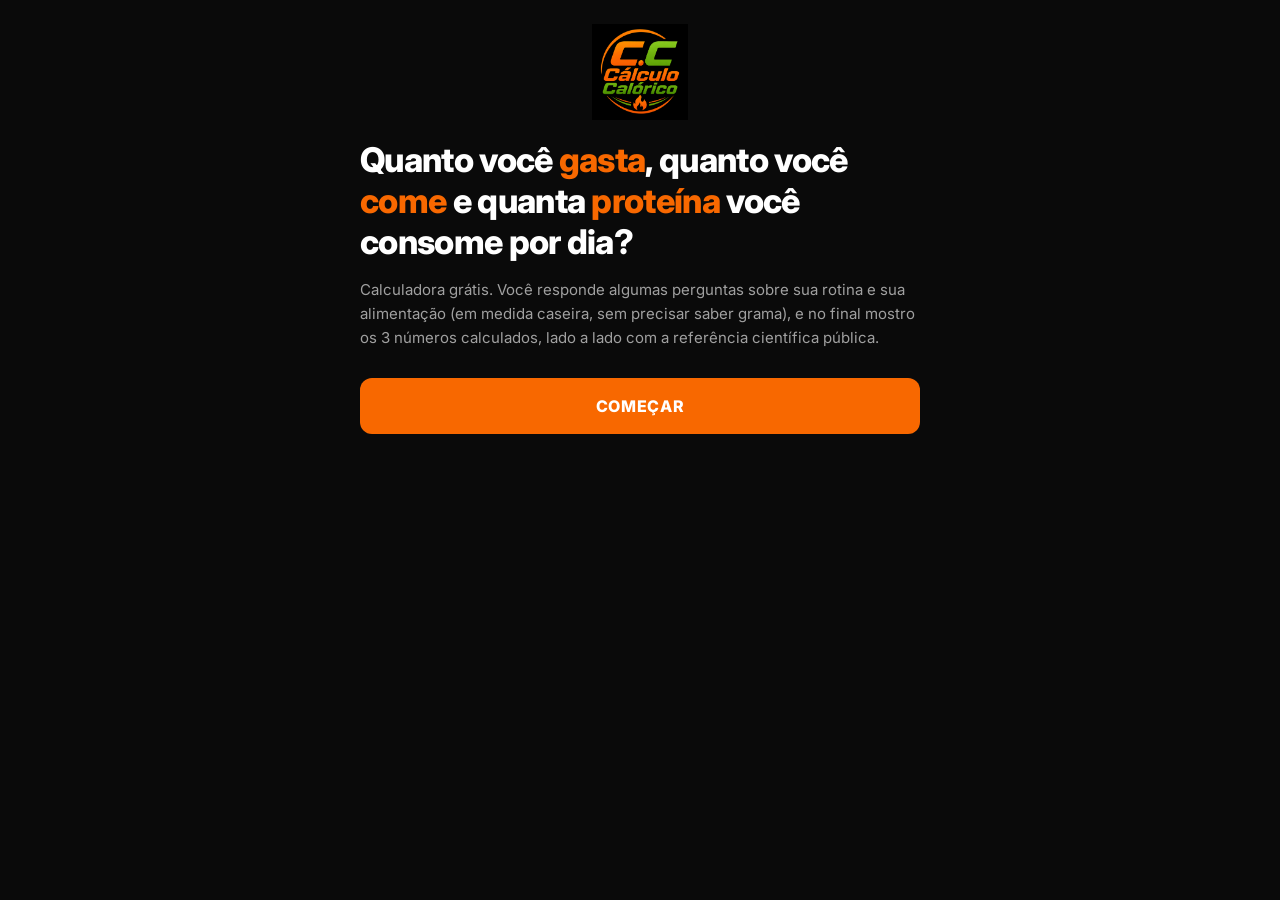
<file: cc/index.html>
<!DOCTYPE html>
<html lang="pt-BR">
<head>
<meta charset="utf-8">
<meta name="viewport" content="width=device-width, initial-scale=1">
<title>Cálculo Calórico | PH Corridas</title>
<meta name="description" content="Estimativa gratuita de gasto calórico, consumo calórico e proteína diária, com base em fórmulas científicas públicas. Não é diagnóstico nem prescrição de dieta.">
<meta name="robots" content="noindex">
<link rel="icon" href="/cc/logo-calculo-calorico.png">
<link rel="preconnect" href="https://fonts.googleapis.com">
<link rel="preconnect" href="https://fonts.gstatic.com" crossorigin>
<link href="https://fonts.googleapis.com/css2?family=Inter:wght@400;500;600;700;800;900&display=swap" rel="stylesheet">
<link rel="stylesheet" href="/cc/estilo.css?v=1">
</head>
<body>
<div class="wrap">

  <!-- ===== TELA 1: HERO ===== -->
  <section class="tela ativa" id="tela-hero">
    <img class="logo" src="/cc/logo-calculo-calorico.png" alt="Cálculo Calórico">
    <h1>Quanto você <span class="destaque">gasta</span>, quanto você <span class="destaque">come</span> e quanta <span class="destaque">proteína</span> você consome por dia?</h1>
    <p class="sub">Calculadora grátis. Você responde algumas perguntas sobre sua rotina e sua alimentação (em medida caseira, sem precisar saber grama), e no final mostro os 3 números calculados, lado a lado com a referência científica pública.</p>
    <button class="btn" onclick="irPara('tela-dados')">COMEÇAR</button>
  </section>

  <!-- ===== TELA 2: DADOS PESSOAIS ===== -->
  <section class="tela" id="tela-dados">
    <p class="passo">PASSO 1 DE 6</p>
    <h2 class="pergunta">Seus dados básicos</h2>
    <p class="ajuda">Usados só pra fórmula de gasto calórico (Mifflin-St Jeor).</p>
    <div class="opcoes" id="opcoes-sexo" style="grid-template-columns:1fr 1fr;display:grid">
      <button class="opcao" onclick="escolherSexo('homem', this)">Homem</button>
      <button class="opcao" onclick="escolherSexo('mulher', this)">Mulher</button>
    </div>
    <div class="campos">
      <div class="dupla">
        <div class="campo"><label for="idade">Idade</label><input id="idade" type="number" inputmode="numeric" min="10" max="99" placeholder="anos"></div>
        <div class="campo"><label for="altura">Altura (cm)</label><input id="altura" type="number" inputmode="numeric" min="120" max="230" placeholder="cm"></div>
      </div>
      <div class="campo"><label for="peso">Peso (kg)</label><input id="peso" type="number" inputmode="decimal" min="30" max="250" placeholder="kg"></div>
    </div>
    <p class="erro" id="erro-dados"></p>
    <button class="btn" onclick="validarDados()">CONTINUAR</button>
    <button class="voltar" onclick="irPara('tela-hero')">Voltar</button>
  </section>

  <!-- ===== TELA 3: OCUPAÇÃO / DIA A DIA ===== -->
  <section class="tela" id="tela-ocupacao">
    <p class="passo">PASSO 2 DE 6</p>
    <h2 class="pergunta">Como é seu dia a dia fora do treino?</h2>
    <p class="ajuda">Isso entra no cálculo do gasto calórico (fator de atividade da FAO/OMS/UNU).</p>
    <div class="secao">
      <p class="secao-titulo">Seu trabalho</p>
      <div class="opcoes" id="opcoes-ocupacao">
        <button class="opcao" onclick="escolherOcupacao('sentado', this)">Sentado o dia todo<span class="desc">Escritório, home office, motorista</span></button>
        <button class="opcao" onclick="escolherOcupacao('pe_moderado', this)">Em pé, se movimentando pouco<span class="desc">Vendedor, professor, recepção</span></button>
        <button class="opcao" onclick="escolherOcupacao('pesado', this)">Trabalho braçal pesado<span class="desc">Pedreiro, carregador, entregador a pé</span></button>
      </div>
    </div>
    <div class="secao">
      <p class="secao-titulo">Tarefa doméstica (faxina, cuidar de casa/filhos)</p>
      <div class="opcoes" id="opcoes-domestico">
        <button class="opcao" onclick="escolherDomestico('pouca', this)">Pouca</button>
        <button class="opcao" onclick="escolherDomestico('moderada', this)">Moderada</button>
        <button class="opcao" onclick="escolherDomestico('puxada', this)">Puxada</button>
      </div>
      <div class="linha-campo">
        <div><label>Quantos dias por semana você faz essa tarefa doméstica?</label><input type="number" id="input-domestico-freq" min="0" max="7" placeholder="0" onchange="atualizarDomesticoFreq(this.value)"></div>
        <div></div>
      </div>
    </div>
    <p class="erro" id="erro-ocupacao"></p>
    <button class="btn" onclick="validarOcupacao()">CONTINUAR</button>
    <button class="voltar" onclick="irPara('tela-dados')">Voltar</button>
  </section>

  <!-- ===== TELA 4: ATIVIDADES ESTRUTURADAS ===== -->
  <section class="tela" id="tela-atividades">
    <p class="passo">PASSO 3 DE 6</p>
    <h2 class="pergunta">Quais treinos você faz?</h2>
    <p class="ajuda">Ative o que você pratica e preenche frequência e duração. O resto do gasto de treino soma em cima do seu dia a dia.</p>

    <div class="atividade" id="ativ-corrida">
      <div class="atividade-topo" onclick="toggleAtividade('corrida')"><span class="atividade-nome">Corrida</span><span class="toggle"></span></div>
      <div class="atividade-corpo">
        <div class="linha-campo">
          <div><label>Intensidade</label><select onchange="atualizarAtividade('corrida','intensidade',this.value)"><option value="leve">Leve</option><option value="moderada" selected>Moderada</option><option value="forte">Forte</option></select></div>
          <div><label>Vezes/semana</label><input type="number" min="0" max="14" placeholder="0" onchange="atualizarAtividade('corrida','freq',this.value)"></div>
        </div>
        <div class="linha-campo"><div><label>Minutos de treino por dia em média</label><input type="number" min="0" max="300" placeholder="0" onchange="atualizarAtividade('corrida','duracao',this.value)"></div><div></div></div>
        <p class="ajuda">Não sabe qual marcar? Teste da fala: Leve = dá pra conversar frase inteira sem dificuldade. Moderada = só dá pra falar frase curta, meio ofegante. Forte = quase não consegue falar.</p>
        <p class="ajuda">Treino intervalado (tiro): se metade ou mais da sessão for recuperação leve, marque Moderada mesmo com tiro forte no meio. Se a maior parte for esforço forte, marque Forte.</p>
      </div>
    </div>

    <div class="atividade" id="ativ-musculacao">
      <div class="atividade-topo" onclick="toggleAtividade('musculacao')"><span class="atividade-nome">Musculação</span><span class="toggle"></span></div>
      <div class="atividade-corpo">
        <div class="linha-campo">
          <div><label>Intensidade</label><select onchange="atualizarAtividade('musculacao','intensidade',this.value)"><option value="leve">Leve</option><option value="moderada" selected>Moderada</option><option value="forte">Pesada</option></select></div>
          <div><label>Vezes/semana</label><input type="number" min="0" max="14" placeholder="0" onchange="atualizarAtividade('musculacao','freq',this.value)"></div>
        </div>
        <p class="ajuda">Não sabe qual marcar? Teste da fala: Leve = dá pra conversar frase inteira sem dificuldade. Moderada = só dá pra falar frase curta, meio ofegante. Pesada = quase não consegue falar.</p>
        <div class="linha-campo"><div><label>Minutos de treino por dia em média</label><input type="number" min="0" max="300" placeholder="0" onchange="atualizarAtividade('musculacao','duracao',this.value)"></div><div></div></div>
      </div>
    </div>

    <div class="atividade" id="ativ-natacao">
      <div class="atividade-topo" onclick="toggleAtividade('natacao')"><span class="atividade-nome">Natação</span><span class="toggle"></span></div>
      <div class="atividade-corpo">
        <div class="linha-campo">
          <div><label>Intensidade</label><select onchange="atualizarAtividade('natacao','intensidade',this.value)"><option value="moderada" selected>Moderada</option><option value="forte">Forte</option></select></div>
          <div><label>Vezes/semana</label><input type="number" min="0" max="14" placeholder="0" onchange="atualizarAtividade('natacao','freq',this.value)"></div>
        </div>
        <div class="linha-campo"><div><label>Minutos de treino por dia em média</label><input type="number" min="0" max="300" placeholder="0" onchange="atualizarAtividade('natacao','duracao',this.value)"></div><div></div></div>
      </div>
    </div>

    <div class="atividade" id="ativ-futebol">
      <div class="atividade-topo" onclick="toggleAtividade('futebol')"><span class="atividade-nome">Futebol</span><span class="toggle"></span></div>
      <div class="atividade-corpo">
        <div class="linha-campo">
          <div><label>Intensidade</label><select onchange="atualizarAtividade('futebol','intensidade',this.value)"><option value="casual" selected>Casual (pelada)</option><option value="competitivo">Competitivo</option></select></div>
          <div><label>Vezes/semana</label><input type="number" min="0" max="14" placeholder="0" onchange="atualizarAtividade('futebol','freq',this.value)"></div>
        </div>
        <div class="linha-campo"><div><label>Minutos por jogo</label><input type="number" min="0" max="300" placeholder="0" onchange="atualizarAtividade('futebol','duracao',this.value)"></div><div></div></div>
      </div>
    </div>

    <div class="atividade" id="ativ-crossfit">
      <div class="atividade-topo" onclick="toggleAtividade('crossfit')"><span class="atividade-nome">Crossfit / treino funcional</span><span class="toggle"></span></div>
      <div class="atividade-corpo">
        <div class="linha-campo">
          <div><label>Vezes/semana</label><input type="number" min="0" max="14" placeholder="0" onchange="atualizarAtividade('crossfit','freq',this.value)"></div>
          <div><label>Minutos de treino por dia em média</label><input type="number" min="0" max="300" placeholder="0" onchange="atualizarAtividade('crossfit','duracao',this.value)"></div>
        </div>
      </div>
    </div>

    <div class="atividade" id="ativ-outro">
      <div class="atividade-topo" onclick="toggleAtividade('outro')"><span class="atividade-nome">Outro esporte</span><span class="toggle"></span></div>
      <div class="atividade-corpo">
        <div class="linha-campo">
          <div><label>Vezes/semana</label><input type="number" min="0" max="14" placeholder="0" onchange="atualizarAtividade('outro','freq',this.value)"></div>
          <div><label>Minutos de treino por dia em média</label><input type="number" min="0" max="300" placeholder="0" onchange="atualizarAtividade('outro','duracao',this.value)"></div>
        </div>
      </div>
    </div>

    <button class="btn" style="margin-top:14px" onclick="continuarAtividades()">CONTINUAR</button>
    <button class="voltar" onclick="irPara('tela-ocupacao')">Voltar</button>
  </section>

  <!-- ===== TELA 4B: FORA DA ROTINA (ÁLCOOL + COMIDA DE FIM DE SEMANA) ===== -->
  <section class="tela" id="tela-fora-rotina">
    <p class="passo">PASSO 4 DE 6</p>
    <h2 class="pergunta">Antes das refeições: e fora da rotina?</h2>
    <p class="ajuda">Álcool e comida de fim de semana/dia livre pesam na conta mas ninguém lembra de contar isso na hora das refeições. Aqui é por frequência semanal, não por dia.</p>

    <div class="secao">
      <p class="secao-titulo">Você consome bebida alcoólica?</p>
      <div class="opcoes" id="opcoes-alcool" style="grid-template-columns:1fr 1fr;display:grid">
        <button class="opcao" onclick="toggleAlcool(true, this)">Sim</button>
        <button class="opcao marcada" onclick="toggleAlcool(false, this)">Não</button>
      </div>
      <div id="bloco-alcool-detalhe" style="display:none;margin-top:14px">
        <div class="linha-campo">
          <div><label>Quantos dias por semana</label><input type="number" min="0" max="7" placeholder="0" oninput="atualizarFreqAlcool(this.value)"></div>
          <div></div>
        </div>
        <p class="ajuda"><strong>Quantidade por dia, no dia em que você bebe</strong> (não é o total da semana). Ex: se você bebe 5 garrafas de 600ml no dia que bebe, marca 5 aqui, não o total somado dos dias. A gente já multiplica pela frequência que você informou acima e divide por 7 pra virar média diária.</p>
        <div class="busca-alimento">
          <input type="text" id="input-busca-alcool" placeholder="Digite a bebida: cerveja, vinho, destilada..." oninput="onBuscaAlcoolInput(this.value)" autocomplete="off">
          <div id="sugestoes-busca-alcool"></div>
        </div>
        <div id="itens-alcool"></div>
        <p class="resumo-num" id="totais-alcool"></p>
      </div>
    </div>

    <div class="secao">
      <p class="secao-titulo">Come algo fora da rotina? (fim de semana, dia livre)</p>
      <p class="ajuda">Pizza, feijoada, sorvete, doce, essas coisas que não fazem parte do dia a dia normal. <strong>Marca a quantidade do dia em que você come isso</strong> (ex: 4 fatias de pizza naquele dia), não o total somado da semana. A gente multiplica pela frequência informada abaixo e divide por 7.</p>
      <div class="linha-campo">
        <div><label>Quantas vezes por semana</label><input type="number" min="0" max="14" placeholder="0" oninput="atualizarFreqExtra(this.value)"></div>
        <div></div>
      </div>
      <div class="busca-alimento">
        <input type="text" id="input-busca-extra" placeholder="Digite o alimento: pizza, feijoada, sorvete..." oninput="onBuscaExtraInput(this.value)" autocomplete="off">
        <div id="sugestoes-busca-extra"></div>
      </div>
      <div id="itens-extra"></div>
      <p class="resumo-num" id="totais-extra"></p>
    </div>

    <button class="btn" style="margin-top:14px" onclick="continuarForaRotina()">CONTINUAR</button>
    <button class="voltar" onclick="irPara('tela-atividades')">Voltar</button>
  </section>

  <!-- ===== TELA 5: NÚMERO DE REFEIÇÕES ===== -->
  <section class="tela" id="tela-refeicoes-num">
    <p class="passo">PASSO 5 DE 6</p>
    <h2 class="pergunta">Quantas refeições você faz por dia?</h2>
    <p class="ajuda">Conta lanche também.</p>
    <div class="numeros" id="opcoes-refeicoes">
      <button class="num-btn marcada" onclick="escolherNumRefeicoes(1,this)">1</button>
      <button class="num-btn" onclick="escolherNumRefeicoes(2,this)">2</button>
      <button class="num-btn" onclick="escolherNumRefeicoes(3,this)">3</button>
      <button class="num-btn" onclick="escolherNumRefeicoes(4,this)">4</button>
      <button class="num-btn" onclick="escolherNumRefeicoes(5,this)">5</button>
      <button class="num-btn" onclick="escolherNumRefeicoes(6,this)">6</button>
      <button class="num-btn" onclick="escolherNumRefeicoes(7,this)">7</button>
      <button class="num-btn" onclick="escolherNumRefeicoes(8,this)">8</button>
    </div>
    <p class="erro" id="erro-refeicoes"></p>
    <button class="btn" style="margin-top:14px" onclick="irParaAnamnese()">CONTINUAR</button>
    <button class="voltar" onclick="irPara('tela-fora-rotina')">Voltar</button>
  </section>

  <!-- ===== TELA 6: ANAMNESE ALIMENTAR ===== -->
  <section class="tela" id="tela-anamnese">
    <p class="passo">PASSO 6 DE 6</p>
    <h2 class="pergunta">O que você comeu em cada refeição?</h2>
    <p class="ajuda">Escolhe a refeição, digita o alimento na busca, clica na sugestão e ajusta a quantidade em medida caseira. Cada clique de + soma 1 porção do tamanho de mão indicado.</p>
    <div class="refeicoes-tabs" id="refeicoes-tabs"></div>
    <div class="busca-alimento">
      <input type="text" id="input-busca" placeholder="Digite o alimento, ex: arroz, frango, pão..." oninput="onBuscaInput(this.value)" autocomplete="off">
      <div id="sugestoes-busca"></div>
    </div>
    <div id="itens-refeicao"></div>
    <div class="resumo-fixo">
      <p class="resumo-num" id="resumo-fixo-txt"></p>
      <p class="resumo-num" id="aviso-refeicoes-pendentes" style="color:var(--texto-fraco)"></p>
      <button class="btn" id="btn-ver-resultado" disabled onclick="verResultado()">VER MEU RESULTADO</button>
      <button class="voltar" onclick="irPara('tela-refeicoes-num')">Voltar</button>
    </div>
  </section>

  <!-- ===== TELA 7: RESULTADO ===== -->
  <section class="tela" id="tela-resultado">
    <p class="passo">SEU RESULTADO</p>
    <h2 class="pergunta" style="margin-bottom:20px">3 números, sem julgamento. A leitura é sua.</h2>

    <div class="res-bloco">
      <p class="res-rotulo">Gasto calórico diário estimado</p>
      <span class="res-num" id="r-tdee">0</span><span class="res-unid">kcal/dia</span>
      <p class="res-fonte">Método fatorial: Taxa Metabólica Basal (fórmula Mifflin-St Jeor) x fator de atividade do dia a dia (FAO/OMS/UNU) + gasto do treino estruturado (MET, Compendium of Physical Activities). Estimativa, não medição de laboratório.</p>
    </div>

    <div class="res-bloco">
      <p class="res-rotulo">Consumo calórico diário calculado</p>
      <span class="res-num" id="r-consumo">0</span><span class="res-unid">kcal/dia</span>
      <p class="res-fonte">Soma das porções que você marcou na anamnese, em medida caseira (referência de mão), com base em valores da Tabela TACO e USDA.</p>
    </div>

    <div class="res-bloco">
      <p class="res-rotulo">Proteína consumida x referência ACSM</p>
      <div class="res-dupla">
        <div><span class="res-num" id="r-proteina">0</span><span class="res-unid">g/dia consumido</span></div>
        <div><span class="res-num" id="r-faixa" style="color:var(--texto)">0g a 0g</span><span class="res-unid">faixa ACSM</span></div>
      </div>
      <p class="res-fonte">Faixa de referência do American College of Sports Medicine (ACSM) pra pessoa fisicamente ativa: 1,2 a 2,0g de proteína por kg de peso corporal. Mostrada só como referência pública, sem comparação ou recomendação.</p>
    </div>

    <div class="res-bloco res-bloco-bonus" id="bloco-rfm">
      <div id="rfm-convite">
        <p class="res-rotulo" style="color:var(--verde)">Bônus</p>
        <p class="rfm-titulo">E aí, sabe quanto de gordura corporal você tem?</p>
        <p class="rfm-apoio">Descubra agora clicando no botão abaixo.</p>
        <button class="btn" style="margin-top:14px" onclick="abrirFormRFM()">Descubra seu percentual de gordura</button>
      </div>
      <div id="rfm-form" style="display:none">
        <p class="res-rotulo">Composição corporal</p>
        <div class="campo" style="margin:10px 0 6px">
          <label for="cintura">Circunferência da cintura (cm)</label>
          <input id="cintura" type="number" inputmode="decimal" min="40" max="200" placeholder="cm">
        </div>
        <p class="ajuda" style="margin-bottom:10px">Medida na altura do umbigo, sem forçar a fita.</p>
        <p class="erro" id="erro-rfm"></p>
        <button class="btn" onclick="calcularRFMevento()">Calcular</button>
      </div>
      <div id="rfm-resultado" style="display:none">
        <p class="res-rotulo">Sua gordura corporal estimada</p>
        <span class="res-num" id="r-rfm">0</span><span class="res-unid">%</span>
        <div id="tabela-rfm"></div>
        <p class="res-fonte">Fórmula RFM (Relative Fat Mass), Woolcott &amp; Bergman 2018, calculada com altura e circunferência de cintura. Tabela de referência do American Council on Exercise (ACE). Estimativa, não é medição clínica.</p>
      </div>
    </div>

    <p class="aviso">Essa calculadora é uma estimativa educacional. Não é diagnóstico nem prescrição de dieta. Pra orientação nutricional individualizada, procure um nutricionista.</p>

    <button class="btn-sec" onclick="recomecar()">Calcular de novo</button>
  </section>

</div>

<script src="/cc/dados-alimentos.js?v=1"></script>
<script src="/cc/motor.js?v=1"></script>
</body>
</html>
</file>
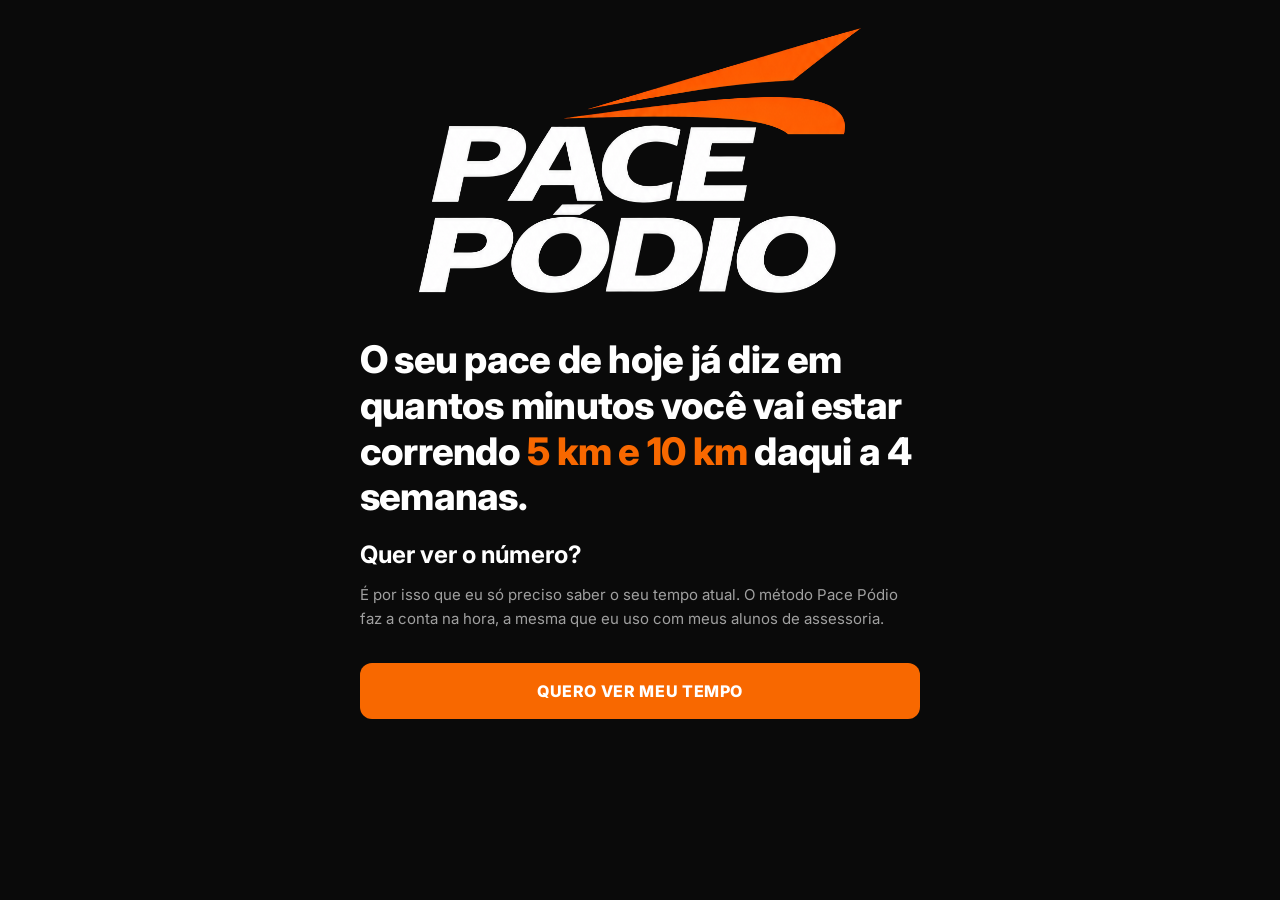
<file: pacepodio/index.html>
<!DOCTYPE html>
<html lang="pt-BR">
<head>
<meta charset="utf-8">
<meta name="viewport" content="width=device-width, initial-scale=1">
<title>Pace Pódio | Descubra seu tempo daqui a 4 semanas</title>
<meta name="description" content="O seu pace de hoje já diz em quantos minutos você vai estar correndo 5 km e 10 km daqui a 4 semanas.">
<meta name="robots" content="noindex">
<link rel="preconnect" href="https://fonts.googleapis.com">
<link rel="preconnect" href="https://fonts.gstatic.com" crossorigin>
<link href="https://fonts.googleapis.com/css2?family=Inter:wght@400;500;600;700;800;900&display=swap" rel="stylesheet">
<link rel="stylesheet" href="/pacepodio/estilo.css?v=1">
</head>
<body>
<div class="wrap">

  <!-- caminho ABSOLUTO de proposito: a pagina e servida em /pacepodio (sem barra final),
       entao src relativo resolveria pra /logo-pace-podio.png na raiz e daria 404. -->
  <img class="logo" src="/pacepodio/logo-pace-podio.png" alt="Pace Pódio">

  <!-- ===== TELA 1: HERO ===== -->
  <section class="tela ativa" id="tela-hero">
    <h1>O seu pace de hoje já diz em quantos minutos você vai estar correndo <span class="destaque">5 km e 10 km</span> daqui a 4 semanas.</h1>
    <p class="apoio">Quer ver o número?</p>
    <p class="sub">É por isso que eu só preciso saber o seu tempo atual. O método Pace Pódio faz a conta na hora, a mesma que eu uso com meus alunos de assessoria.</p>
    <button class="btn" onclick="irPara('tela-q1')">QUERO VER MEU TEMPO</button>
  </section>

  <!-- ===== TELA 2: PERGUNTA 1 ===== -->
  <section class="tela" id="tela-q1">
    <p class="passo">PERGUNTA 1 DE 4</p>
    <h2 class="pergunta">Qual corrida você deseja baixar o seu tempo?</h2>
    <p class="ajuda">&nbsp;</p>
    <div class="opcoes">
      <button class="opcao" data-dist="5" onclick="escolherDistancia(5)">5 km</button>
      <button class="opcao" data-dist="10" onclick="escolherDistancia(10)">10 km</button>
    </div>
    <button class="voltar" onclick="irPara('tela-hero')">Voltar</button>
  </section>

  <!-- ===== TELA 3: PERGUNTA 2 ===== -->
  <section class="tela" id="tela-q2">
    <p class="passo">PERGUNTA 2 DE 4</p>
    <h2 class="pergunta">Agora me conta sobre você.</h2>
    <p class="ajuda">São dados da sua ficha de avaliação.</p>
    <div class="campos">
      <div class="campo">
        <label for="idade">Idade</label>
        <input id="idade" type="number" inputmode="numeric" min="10" max="99" placeholder="00">
      </div>
      <div class="campo">
        <label for="altura">Altura (cm)</label>
        <input id="altura" type="number" inputmode="numeric" min="120" max="230" placeholder="000">
      </div>
      <div class="campo">
        <label for="peso">Peso (kg)</label>
        <input id="peso" type="number" inputmode="decimal" min="30" max="150" placeholder="00">
      </div>
    </div>
    <p class="erro" id="erro-q2"></p>
    <button class="btn" onclick="validarQ2()">CONTINUAR</button>
    <button class="voltar" onclick="irPara('tela-q1')">Voltar</button>
  </section>

  <!-- ===== TELA 3: PERGUNTA 3 (dias de treino, tela propria) ===== -->
  <section class="tela" id="tela-dias">
    <p class="passo">PERGUNTA 3 DE 4</p>
    <h2 class="pergunta">Quais dias da semana você consegue treinar?</h2>
    <p class="ajuda">Monto a semana de treinos em cima da rotina que você aguenta manter.</p>
    <div class="dias" id="opcoes-dias">
      <button class="opcao" data-dia="1" onclick="alternarDia(1)">Segunda</button>
      <button class="opcao" data-dia="2" onclick="alternarDia(2)">Terça</button>
      <button class="opcao" data-dia="3" onclick="alternarDia(3)">Quarta</button>
      <button class="opcao" data-dia="4" onclick="alternarDia(4)">Quinta</button>
      <button class="opcao" data-dia="5" onclick="alternarDia(5)">Sexta</button>
      <button class="opcao" data-dia="6" onclick="alternarDia(6)">Sábado</button>
      <button class="opcao" data-dia="7" onclick="alternarDia(7)">Domingo</button>
    </div>
    <p class="obs-dias" id="obs-dias"></p>
    <p class="erro" id="erro-dias"></p>
    <button class="btn" id="btn-dias" onclick="validarDias()">CONTINUAR</button>
    <button class="voltar" onclick="irPara('tela-q2')">Voltar</button>
  </section>

  <!-- ===== TELA 4: PERGUNTA 4 (tempo) ===== -->
  <section class="tela" id="tela-q3">
    <p class="passo">PERGUNTA 4 DE 4</p>
    <h2 class="pergunta" id="pergunta-tempo">Qual o seu tempo exato nos 10 km hoje?</h2>
    <p class="ajuda" id="ajuda-tempo">Use seu melhor tempo dos últimos 15 dias, ou o da última vez que você correu 10 km. Se você usar um recorde pessoal de meses atrás, o treino vai sair forte demais para você.</p>
    <div class="tripla" id="caixas-tempo">
      <div class="campo" id="campo-hora">
        <label for="hora">Horas</label>
        <input id="hora" type="number" inputmode="numeric" min="1" max="2" placeholder="0"
               oninput="this.value=this.value.replace(/[^12]/g,'').slice(0,1)">
      </div>
      <div class="campo">
        <label for="min">Minutos</label>
        <input id="min" type="number" inputmode="numeric" min="0" max="59" placeholder="00">
      </div>
      <div class="campo">
        <label for="seg">Segundos</label>
        <input id="seg" type="number" inputmode="numeric" min="0" max="59" placeholder="00">
      </div>
    </div>
    <p class="erro" id="erro-q3"></p>
    <button class="btn" onclick="calcular()">VER MEU TEMPO</button>
    <button class="voltar" onclick="irPara('tela-dias')">Voltar</button>
  </section>

  <!-- ===== TELA 5: RESULTADO ===== -->
  <section class="tela" id="tela-res">
    <!-- 04/11 (Paulo): resultado em 3 marcos, um embaixo do outro. 4 semanas = a promessa
         do titulo (linha laranja); 12 semanas = destaque. Conta encadeada: cada bloco parte
         do tempo do bloco anterior e sobe de faixa (igual a reavaliacao a cada 4 semanas). -->
    <div class="res-bloco res-hoje">
      <p class="res-rotulo laranja">HOJE · <span id="r-dist">10 km</span></p>
      <div class="hoje-mini"><span class="t" id="r-tempo-hoje">43:54</span><span class="res-pace">pace <b id="r-pace-hoje">4:23</b>/km</span></div>
    </div>
    <div class="marcos">
      <div class="marco m4"><p class="res-rotulo verde r4">EM 4 SEMANAS</p><div class="m-tempo" id="r-tempo-novo">43:00</div><div class="m-delta" id="r-delta">54 segundos a menos</div></div>
      <div class="marco"><p class="res-rotulo verde">EM 8 SEMANAS</p><div class="m-tempo" id="r-tempo-8">42:10</div><div class="m-delta" id="r-delta-8">1:44 a menos</div></div>
    </div>
    <div class="heroi">
      <p class="res-rotulo">EM 12 SEMANAS</p>
      <div class="h-tempo" id="r-tempo-12">41:20</div>
      <div class="h-pace">pace de <b id="r-pace-12">4:08</b> por km</div>
      <div class="h-delta" id="r-delta-12">2:34 a menos</div>
    </div>
    <p class="nota">Estimativa pelo seu tempo de corrida de hoje.</p>

    <div class="selo-nivel res-bloco" id="bloco-nivel" style="display:none"></div>

    <p class="obs-plano" id="obs-res" style="display:none"></p>

    <button class="btn" onclick="abrirTelaPreco()">VER E BAIXAR MINHA PLANILHA</button>
    <button class="voltar" onclick="recomecar()">Calcular de novo</button>
  </section>

  <!-- ===== TELA 5B: ESCOLHA DE PLANO ===== -->
  <section class="tela" id="tela-preco">
    <p class="passo">QUASE LÁ</p>
    <h2 class="pergunta">Para onde enviamos a sua planilha completa?</h2>
    <p class="ajuda">Assim que o pagamento for confirmado, sua planilha das 4 semanas abre na hora e também chega no seu e-mail, com botão pra baixar em PDF.</p>
    <div class="campos">
      <div class="campo">
        <label for="preco-nome">Seu nome</label>
        <input id="preco-nome" type="text" autocomplete="name" placeholder="Nome completo">
      </div>
      <div class="campo">
        <label for="preco-email">Seu e-mail</label>
        <input id="preco-email" type="email" inputmode="email" autocomplete="email" placeholder="seuemail@exemplo.com">
      </div>
      <div class="campo">
        <label for="preco-email2">Confirme seu e-mail</label>
        <input id="preco-email2" type="email" inputmode="email" autocomplete="off" placeholder="digite o e-mail de novo">
      </div>
      <div class="campo">
        <label for="preco-whatsapp">Seu WhatsApp (com DDD)</label>
        <input id="preco-whatsapp" type="tel" inputmode="numeric" autocomplete="tel" placeholder="(11) 99999-9999">
      </div>
    </div>
    <p class="erro" id="erro-preco"></p>
    <p class="aviso-planos">Na próxima tela você vê os planos e os preços.</p>
    <button class="btn" id="btn-ver-planos" onclick="verPlanos()">VER OS PLANOS</button>
    <button class="voltar" onclick="irPara('tela-res')">Voltar</button>
  </section>

  <!-- ===== TELA 5C: PLANOS (cards de preco, Paulo 03/11) ===== -->
  <section class="tela" id="tela-planos">
    <p class="passo">ÚLTIMO PASSO</p>
    <h2 class="pergunta">Escolha o seu plano</h2>

    <div class="card-plano card-anual">
      <span class="card-selo">RECOMENDADO</span>
      <p class="card-nome">Plano Anual</p>
      <p class="card-preco">12x de R$ 19,50</p>
      <p class="card-avista">ou R$ 188,50 à vista</p>
      <ul class="card-lista">
        <li class="tem">Planilha nova a cada 4 semanas, o ano inteiro</li>
        <li class="tem">Fortalecimento muscular personalizado para corredores</li>
        <li class="tem">Alimentação e suplementação para corredores</li>
        <li class="tem">Grupo VIP no WhatsApp</li>
      </ul>
      <p class="card-faixa"><span class="faixa-1">Economize mais de R$ 240</span><span class="faixa-2">em relação ao mensal</span></p>
      <button class="btn" id="btn-anual" onclick="irCheckout('anual')">QUERO O PLANO ANUAL</button>
    </div>

    <div class="card-plano card-mensal">
      <p class="card-nome">Plano Mensal</p>
      <p class="card-preco">R$ 39,90 por mês</p>
      <ul class="card-lista">
        <li class="tem">Sua planilha de 4 semanas</li>
        <li class="tem">Planilha nova a cada renovação</li>
        <li class="nao">Fortalecimento muscular</li>
        <li class="nao">Alimentação e suplementação</li>
        <li class="nao">Grupo VIP no WhatsApp</li>
      </ul>
      <button class="btn btn-sec" id="btn-mensal" onclick="irCheckout('mensal')">QUERO O PLANO MENSAL</button>
    </div>

    <p class="card-garantia">Garantia de 7 dias: se não gostar, devolvemos seu dinheiro.</p>
    <button class="voltar" onclick="irPara('tela-preco')">Voltar</button>
  </section>

  <!-- ===== TELA 6: PLANILHA COMPLETA ===== -->
  <section class="tela" id="tela-plano">
    <div class="plano-topo">
      <div class="plano-head">
        <img class="plano-logo" src="/pacepodio/logo-pace-podio.png" alt="Pace Pódio">
        <h2>Sua planilha completa</h2>
      </div>
      <p id="plano-sub"></p>
    </div>
    <div class="ciclo-teste" id="bloco-ciclo" style="display:none">
      <p class="ciclo-label">Ciclo (teste interno, escolhe qual dos 4 meses ver):</p>
      <div class="dias" id="opcoes-ciclo">
        <button class="opcao marcada" data-ciclo="1" onclick="escolherCiclo(1)">M1</button>
        <button class="opcao" data-ciclo="2" onclick="escolherCiclo(2)">M2</button>
        <button class="opcao" data-ciclo="3" onclick="escolherCiclo(3)">M3</button>
        <button class="opcao" data-ciclo="4" onclick="escolherCiclo(4)">M4</button>
      </div>
    </div>
    <p class="obs-plano" id="obs-plano" style="display:none"></p>
    <div id="plano-corpo"></div>
    <button class="btn" onclick="baixarPDF()">BAIXAR MINHA PLANILHA (PDF)</button>
    <button class="voltar" onclick="irPara('tela-res')">Voltar ao resultado</button>
  </section>

</div>

<script src="/pacepodio/jspdf.umd.min.js"></script>
<script src="/pacepodio/pdfgen.js?v=5"></script>
<script src="/pacepodio/motor.js?v=1"></script>
</body>
</html>
</file>
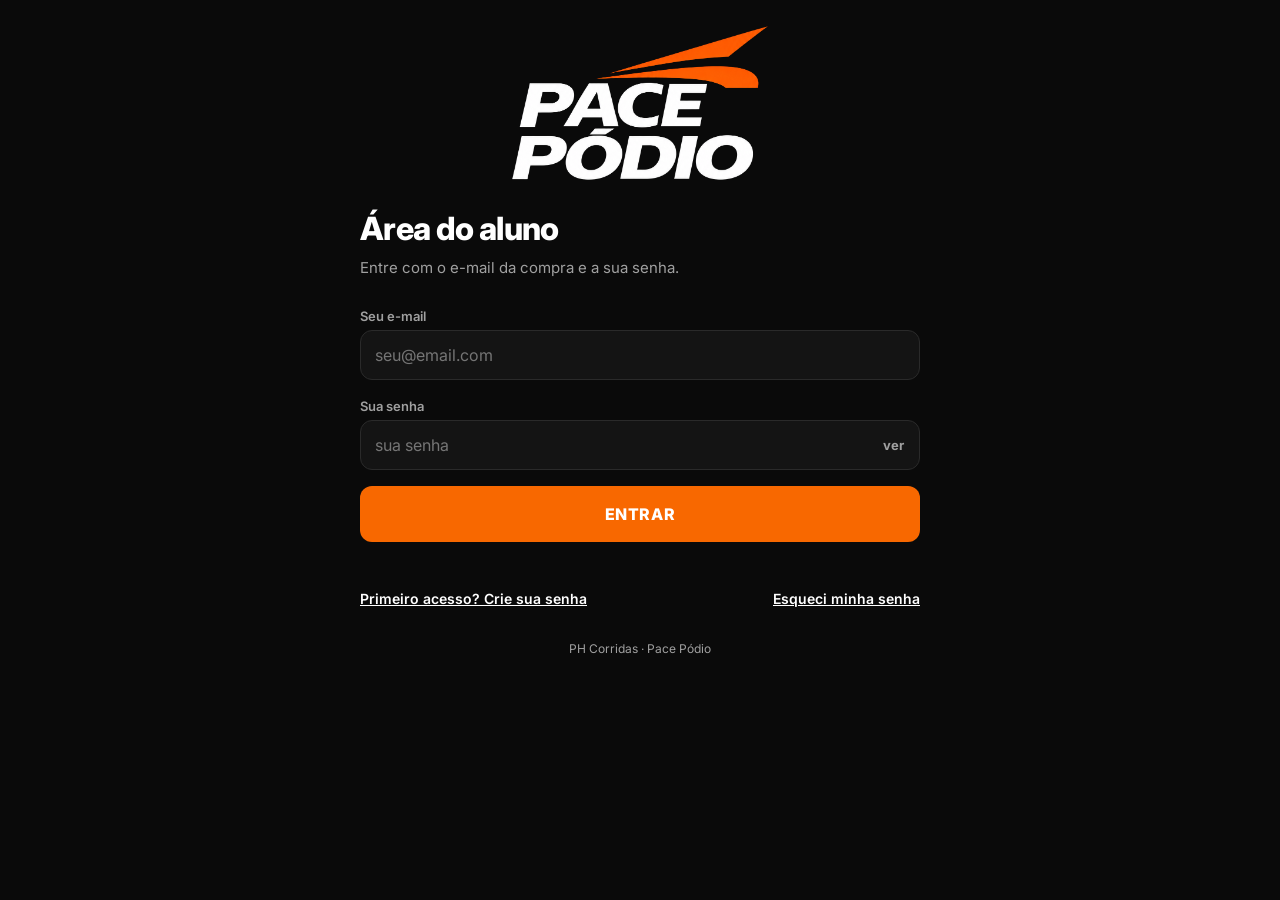
<file: pacepodio/treinos/index.html>
<!DOCTYPE html>
<html lang="pt-BR">
<head>
<meta charset="utf-8">
<meta name="viewport" content="width=device-width, initial-scale=1">
<title>Pace Pódio | Seus treinos</title>
<meta name="robots" content="noindex">
<link rel="preconnect" href="https://fonts.googleapis.com">
<link rel="preconnect" href="https://fonts.gstatic.com" crossorigin>
<link href="https://fonts.googleapis.com/css2?family=Inter:wght@400;500;600;700;800;900&display=swap" rel="stylesheet">
<link rel="stylesheet" href="/pacepodio/estilo.css?v=1">
<style>
  /* area de membros: mesma identidade do /pacepodio (estilo.css), so os cards sao novos */
  .logo{max-width:260px;margin-bottom:28px}
  .saudacao{font-size:clamp(24px,6vw,32px);font-weight:800;letter-spacing:-.02em;margin-bottom:8px}
  .saudacao-sub{font-size:15px;line-height:1.6;color:var(--texto-fraco);margin-bottom:28px}
  .cards{display:grid;grid-template-columns:repeat(2,minmax(0,1fr));grid-auto-rows:1fr;gap:12px}
  /* 2x2, todos do mesmo tamanho, foto cheia no quadrado e texto embaixo (pedido do Paulo 29-30/10) */
  .card{position:relative;isolation:isolate;overflow:hidden;min-width:0;overflow-wrap:break-word;display:flex;flex-direction:column;justify-content:flex-end;gap:6px;
    min-height:min(274px,calc((100vw - 52px)/2));padding:14px 13px;border-radius:16px;background:var(--carvao) center/cover no-repeat;border:1px solid var(--linha);
    color:#fff;text-decoration:none;transition:border-color .15s,transform .05s}
  .card::before{content:"";position:absolute;inset:0;z-index:-1;background:linear-gradient(180deg,rgba(0,0,0,0) 45%,rgba(0,0,0,.6) 72%,rgba(0,0,0,.92) 100%)}
  a.card:hover{border-color:var(--laranja)}
  a.card:active{transform:scale(.99)}
  /* o Pace Podio se destaca pela cor: borda e degrade laranja */
  .card.principal{border:2px solid var(--laranja)}
  .card.principal::before{background:linear-gradient(180deg,rgba(248,104,0,0) 45%,rgba(248,104,0,.6) 72%,rgba(200,70,0,.96) 100%)}
  .card.principal .card-acao{color:#fff}
  .card-tit{font-size:15.5px;font-weight:800;line-height:1.22;text-shadow:0 1px 8px rgba(0,0,0,.35)}
  .card-desc{font-size:12.5px;line-height:1.4;color:rgba(255,255,255,.85)}
  /* so o Pace Podio tem subtitulo fixo: o nome e marca e nao diz o que e (pedido do Paulo 30/10) */
  .card-sub{font-size:12.5px;font-weight:600;line-height:1.3;color:#fff;margin-top:2px}
  .card-acao{margin-top:4px;font-size:13px;font-weight:700;color:var(--laranja-claro);letter-spacing:.3px}
  /* selo do WhatsApp no card do grupo (icone Simple Icons, CC0); fica no canto para nao cobrir as pessoas */
  .selo-wa{position:absolute;top:10px;right:10px;width:38px;height:38px;border-radius:50%;background:#25D366;display:grid;place-items:center;box-shadow:0 4px 14px rgba(0,0,0,.4)}
  .selo-wa svg{width:22px;height:22px;fill:#fff}
  .card.breve .card-acao{color:rgba(255,255,255,.7)}
  .rodape-treinos{margin-top:32px;text-align:center;font-size:12px;line-height:1.6;color:var(--texto-fraco)}
  /* no celular o quadrado e pequeno: so titulo e acao, para a foto aparecer */
  @media (max-width:480px){.card-desc{display:none}}
  @media (max-width:360px){.card{padding:12px 11px}.card-tit{font-size:13px}.card-sub{font-size:10.5px}}
  /* entrada pelo e-mail da compra */
  .entrar{display:none}
  body.sem-login .entrar{display:block}
  body.sem-login .area{display:none}
  .entrar label{display:block;font-size:13px;font-weight:600;color:var(--texto-fraco);margin:18px 0 6px}
  .entrar input{width:100%;padding:14px;border-radius:12px;border:1.5px solid var(--linha);background:var(--carvao);color:var(--texto);font:inherit;font-size:16px}
  .entrar input:focus{outline:2px solid var(--laranja);border-color:var(--laranja)}
  .entrar .btn{margin-top:16px}
  .entrar .modo{display:none}
  .entrar .modo.on{display:block}
  .campo-senha{position:relative}
  .campo-senha input{padding-right:64px}
  .ver-senha{position:absolute;right:8px;top:50%;transform:translateY(-50%);background:none;border:0;color:var(--texto-fraco);font:inherit;font-size:13px;font-weight:700;padding:8px;cursor:pointer}
  .entrar-links{display:flex;flex-wrap:wrap;justify-content:space-between;gap:12px;margin-top:18px;font-size:14px}
  .entrar-links a{color:var(--texto);font-weight:600}
  .aviso-enviado p{color:var(--texto);line-height:1.5;margin:14px 0}
  .entrar-erro{min-height:20px;margin-top:10px;font-size:13.5px;font-weight:600;color:#ff8a65}
  /* cadeado do mensal: o card leva para o checkout do anual */
  .card.travado{filter:saturate(.35)}
  .card.travado .card-acao{color:#fff}
  .cadeado{position:absolute;top:10px;left:10px;width:34px;height:34px;border-radius:50%;background:rgba(0,0,0,.65);display:grid;place-items:center}
  .cadeado svg{width:17px;height:17px;stroke:#fff}
  /* selo da regra das planilhas no card Pace Podio (Paulo 01/11) */
  .selo-planilha{position:absolute;top:10px;left:10px;right:10px;width:max-content;max-width:calc(100% - 20px);background:#fff;color:#0A0A0A;font-size:10.5px;font-weight:900;letter-spacing:.4px;padding:5px 8px;border-radius:7px;line-height:1.2;box-shadow:0 4px 12px rgba(0,0,0,.35)}
  .selo-planilha.verde{background:var(--verde)}
  .sair{display:block;margin:22px auto 0;background:none;border:none;color:var(--texto-fraco);font:inherit;font-size:13px;text-decoration:underline;cursor:pointer}
  /* aviso de renovacao / vencimento */
  .aviso-plano{display:none;margin:0 0 18px;padding:13px 14px;border-radius:12px;font-size:14px;line-height:1.45;font-weight:600}
  .aviso-plano.on{display:block}
  .aviso-plano.renova{background:rgba(248,104,0,.12);border:1px solid rgba(248,104,0,.45);color:#ffd2b0}
  .aviso-plano.venceu{background:rgba(255,82,82,.12);border:1px solid rgba(255,82,82,.5);color:#ffc4c4}
  .aviso-plano a{display:inline-block;margin-top:8px;color:#fff;font-weight:800;letter-spacing:.3px}
</style>
</head>
<body class="sem-login">
<div class="wrap">

  <img class="logo" src="/pacepodio/logo-pace-podio.png" alt="Pace Pódio">

  <section class="entrar">
    <h1 class="saudacao" id="entrar-titulo">Área do aluno</h1>
    <p class="saudacao-sub" id="entrar-sub">Entre com o e-mail da compra e a sua senha.</p>

    <!-- formularios separados de proposito: o navegador e o celular so oferecem
         "salvar senha" e preenchem sozinhos com username + current/new-password -->
    <form id="form-entrar" class="modo" data-modo="entrar" novalidate>
      <label for="email-aluno">Seu e-mail</label>
      <input id="email-aluno" name="email" type="email" inputmode="email" autocomplete="username" placeholder="seu@email.com">
      <label for="senha-aluno">Sua senha</label>
      <div class="campo-senha"><input id="senha-aluno" name="password" type="password" autocomplete="current-password" placeholder="sua senha"><button type="button" class="ver-senha" aria-label="Mostrar senha">ver</button></div>
      <button class="btn" type="submit">ENTRAR</button>
      <div class="entrar-erro"></div>
      <p class="entrar-links"><a href="#" data-ir="criar">Primeiro acesso? Crie sua senha</a><a href="#" data-ir="esqueci">Esqueci minha senha</a></p>
    </form>

    <form id="form-criar" class="modo" data-modo="criar" novalidate>
      <label for="email-criar">E-mail da compra</label>
      <input id="email-criar" name="email" type="email" inputmode="email" autocomplete="username" placeholder="seu@email.com">
      <label for="senha-criar">Crie uma senha</label>
      <div class="campo-senha"><input id="senha-criar" name="new-password" type="password" autocomplete="new-password" placeholder="mínimo de 6 caracteres"><button type="button" class="ver-senha" aria-label="Mostrar senha">ver</button></div>
      <label for="senha-criar2">Repita a senha</label>
      <input id="senha-criar2" type="password" autocomplete="new-password" placeholder="a mesma senha">
      <button class="btn" type="submit">CRIAR SENHA E ENTRAR</button>
      <div class="entrar-erro"></div>
      <p class="entrar-links"><a href="#" data-ir="entrar">Já tenho senha</a></p>
    </form>

    <form id="form-esqueci" class="modo" data-modo="esqueci" novalidate>
      <label for="email-esqueci">E-mail da compra</label>
      <input id="email-esqueci" name="email" type="email" inputmode="email" autocomplete="username" placeholder="seu@email.com">
      <button class="btn" type="submit">ENVIAR LINK</button>
      <div class="entrar-erro"></div>
      <p class="entrar-links"><a href="#" data-ir="entrar">Voltar</a></p>
    </form>

    <form id="form-redefinir" class="modo" data-modo="redefinir" novalidate>
      <input id="email-redefinir" name="email" type="email" autocomplete="username" hidden>
      <label for="senha-redefinir">Nova senha</label>
      <div class="campo-senha"><input id="senha-redefinir" name="new-password" type="password" autocomplete="new-password" placeholder="mínimo de 6 caracteres"><button type="button" class="ver-senha" aria-label="Mostrar senha">ver</button></div>
      <label for="senha-redefinir2">Repita a senha</label>
      <input id="senha-redefinir2" type="password" autocomplete="new-password" placeholder="a mesma senha">
      <button class="btn" type="submit">SALVAR SENHA E ENTRAR</button>
      <div class="entrar-erro"></div>
    </form>

    <div class="modo aviso-enviado" data-modo="enviado">
      <p>Se esse e-mail tiver uma compra, o link chega em instantes. Ele vale por 1 hora.</p>
      <p>Não chegou? Olhe a caixa de spam e a aba Promoções.</p>
      <p class="entrar-links"><a href="#" data-ir="entrar">Voltar para entrar</a></p>
    </div>
  </section>

  <div class="area">
  <h1 class="saudacao">Seus treinos</h1>
  <p class="saudacao-sub">Tudo o que vem com o seu plano fica aqui.</p>
  <div class="aviso-plano" id="aviso-plano"></div>

  <div class="cards">

    <a class="card principal" id="card-pacepodio" href="/pacepodio/obrigado.html" style="background-image:url(/pacepodio/treinos/img/card-pacepodio.jpg)">
      <div>
        <div class="card-tit">Pace Pódio</div>
        <div class="card-sub">Sua planilha de corrida</div>
      </div>
      <div class="card-acao">ABRIR</div>
    </a>

    <a class="card" id="card-fortalecimento" data-bonus href="/pacepodio/treinos/fortalecimento/" style="background-image:url(/pacepodio/treinos/img/card-fortalecimento.jpg)">
      <div>
        <div class="card-tit">Fortalecimento muscular</div>
        <div class="card-desc">Treino de força montado para o seu nível.</div>
      </div>
      <div class="card-acao">ABRIR</div>
    </a>

    <a class="card" id="card-alimentacao" data-bonus href="/pacepodio/treinos/alimentacao/" style="background-image:url(/pacepodio/treinos/img/card-alimentacao.jpg)">
      <div>
        <div class="card-tit">Alimentação e suplementação</div>
        <div class="card-desc">Orientação para o corredor comer e treinar melhor.</div>
      </div>
      <div class="card-acao">ABRIR</div>
    </a>

    <div class="card breve" id="card-grupo" data-bonus style="background-image:url(/pacepodio/treinos/img/card-grupo.jpg)">
      <span class="selo-wa" aria-hidden="true"><svg viewBox="0 0 24 24"><path d="M17.472 14.382c-.297-.149-1.758-.867-2.03-.967-.273-.099-.471-.148-.67.15-.197.297-.767.966-.94 1.164-.173.199-.347.223-.644.075-.297-.15-1.255-.463-2.39-1.475-.883-.788-1.48-1.761-1.653-2.059-.173-.297-.018-.458.13-.606.134-.133.298-.347.446-.52.149-.174.198-.298.298-.497.099-.198.05-.371-.025-.52-.075-.149-.669-1.612-.916-2.207-.242-.579-.487-.5-.669-.51-.173-.008-.371-.01-.57-.01-.198 0-.52.074-.792.372-.272.297-1.04 1.016-1.04 2.479 0 1.462 1.065 2.875 1.213 3.074.149.198 2.096 3.2 5.077 4.487.709.306 1.262.489 1.694.625.712.227 1.36.195 1.871.118.571-.085 1.758-.719 2.006-1.413.248-.694.248-1.289.173-1.413-.074-.124-.272-.198-.57-.347m-5.421 7.403h-.004a9.87 9.87 0 01-5.031-1.378l-.361-.214-3.741.982.998-3.648-.235-.374a9.86 9.86 0 01-1.51-5.26c.001-5.45 4.436-9.884 9.888-9.884 2.64 0 5.122 1.03 6.988 2.898a9.825 9.825 0 012.893 6.994c-.003 5.45-4.437 9.884-9.885 9.884m8.413-18.297A11.815 11.815 0 0012.05 0C5.495 0 .16 5.335.157 11.892c0 2.096.547 4.142 1.588 5.945L.057 24l6.305-1.654a11.882 11.882 0 005.683 1.448h.005c6.554 0 11.89-5.335 11.893-11.893a11.821 11.821 0 00-3.48-8.413Z"/></svg></span>
      <div>
        <div class="card-tit">Grupo exclusivo no WhatsApp</div>
        <div class="card-desc">Acompanhamento no grupo nos primeiros 3 meses.</div>
      </div>
      <div class="card-acao">EM BREVE</div>
    </div>

  </div>
  <button class="sair" type="button" onclick="sair()">Sair</button>
  </div>

  <p class="rodape-treinos">PH Corridas · Pace Pódio</p>
</div>
<script>
/* Area de membros: login com e-mail e senha (30/10). A sessao e um token que
   fica no aparelho; /api/aluno devolve o plano so com esse token. Quem comprou o
   anual tem os bonus para sempre; mensal ve os bonus com cadeado (checkout do
   anual); assinatura vencida trava so o card do Pace Podio (RENOVAR). */
var CHAVE_ALUNO = 'pp-aluno';
var CHECKOUT_ANUAL = 'https://pay.hotmart.com/H107169811Q?off=b4d6ajy8&checkoutMode=10';
var CADEADO = '<span class="cadeado" aria-hidden="true"><svg viewBox="0 0 24 24" fill="none" stroke-width="2.2" stroke-linecap="round" stroke-linejoin="round"><rect x="5" y="11" width="14" height="10" rx="2"/><path d="M8 11V7a4 4 0 0 1 8 0v4"/></svg></span>';

function lerAluno(){ try { return JSON.parse(localStorage.getItem(CHAVE_ALUNO) || 'null'); } catch(e){ return null; } }
function gravarAluno(a){ try { localStorage.setItem(CHAVE_ALUNO, JSON.stringify(a)); } catch(e){} }

function travar(c, href, rotulo){
  var a = document.createElement('a');
  a.className = c.className.replace('breve','') + ' travado';
  a.id = c.id;
  a.style.cssText = c.style.cssText;
  a.href = href;
  a.innerHTML = CADEADO + c.innerHTML;
  var acao = a.querySelector('.card-acao'); if (acao) acao.textContent = rotulo;
  c.parentNode.replaceChild(a, c);
}

function avisoPlano(aluno, anual){
  var el = document.getElementById('aviso-plano'), DIA = 864e5;
  if (!aluno.plano && aluno.ultimo){
    el.className = 'aviso-plano venceu on';
    el.innerHTML = 'Seu plano venceu. Renove para voltar a receber sua planilha.' + (aluno.bonus ? ' O fortalecimento continua liberado.' : '') +
      '<br><a href="' + anual + '">RENOVAR AGORA</a>';
    return;
  }
  if (!aluno.plano || !aluno.vence) return;
  var dias = Math.ceil((aluno.vence - Date.now()) / DIA);
  // anual sem renovacao automatica (decisao do Paulo 30/10): avisa e o aluno renova no botao.
  // Renovar antes nao perde dias: o ano novo conta do vencimento atual.
  if (aluno.plano === 'anual' && dias <= 30){
    el.className = 'aviso-plano renova on';
    el.innerHTML = (dias > 1 ? 'Seu plano anual vence em ' + dias + ' dias.'
                   : dias === 1 ? 'Seu plano anual vence amanhã.' : 'Seu plano anual vence hoje.') +
      ' Renove agora e seus 12 meses novos começam a contar só depois do vencimento.' +
      '<br><a href="' + anual + '">RENOVAR</a>';
  }
}

// grupo: o link vem da API so para quem tem o anual
function liberarGrupo(url){
  var c = document.getElementById('card-grupo');
  if (!url || !c) return;
  var a = document.createElement('a');
  a.className = 'card'; a.id = c.id; a.style.cssText = c.style.cssText;
  a.href = url; a.target = '_blank'; a.rel = 'noopener';
  a.innerHTML = c.innerHTML;
  var acao = a.querySelector('.card-acao'); if (acao) acao.textContent = 'ENTRAR NO GRUPO';
  c.parentNode.replaceChild(a, c);
}

function montarArea(aluno){
  document.body.classList.remove('sem-login');
  var anual = CHECKOUT_ANUAL + '&email=' + encodeURIComponent(aluno.email);
  avisoPlano(aluno, anual);
  var pp = document.getElementById('card-pacepodio');
  pp.href = '/pacepodio/obrigado.html?email=' + encodeURIComponent(aluno.email);
  // assinatura vencida: a planilha trava, os bonus vitalicios continuam
  if (!aluno.plano) travar(pp, anual, 'RENOVAR');
  else seloPlanilha(pp);
  if (aluno.bonus){ liberarGrupo(aluno.grupo); return; }
  var bonus = document.querySelectorAll('[data-bonus]');
  for (var i = 0; i < bonus.length; i++){
    if (bonus[i].id === 'card-grupo' && aluno.grupo) continue; // grupo liberado ao mensal no lancamento
    travar(bonus[i], anual, 'LIBERE NO ANUAL');
  }
  liberarGrupo(aluno.grupo);
}

// selo no card Pace Podio: ajuste disponivel (7 dias), contagem, nova liberada ou pronta com cadeado (mensal)
function seloPlanilha(pp){
  api('/api/planilha').then(function(x){
    if (x.status !== 200 || !x.j.ok) return;
    var j = x.j, txt = '', cls = '';
    if (j.ajuste.pode) txt = 'AJUSTE DISPONÍVEL';
    else if (j.nova.pode){ txt = 'NOVA PLANILHA LIBERADA'; cls = ' verde'; }
    else if (j.nova.travada) txt = 'NOVA PLANILHA PRONTA \uD83D\uDD12';
    else if (j.nova.faltam_dias >= 1 && j.nova.faltam_dias <= 3) txt = j.nova.faltam_dias === 1 ? 'FALTA 1 DIA' : 'FALTAM ' + j.nova.faltam_dias + ' DIAS';
    if (!txt) return;
    var s = document.createElement('span');
    s.className = 'selo-planilha' + cls; s.textContent = txt;
    pp.appendChild(s);
  });
}

// sessao do login: o token vai no cabecalho; a API descobre o e-mail por ele
function api(caminho, opcoes){
  var a = lerAluno() || {}, o = opcoes || {};
  o.cache = 'no-store';
  o.headers = o.headers || {};
  if (a.token) o.headers.Authorization = 'Bearer ' + a.token;
  return fetch(caminho, o).then(function(r){ return r.json().catch(function(){ return {}; }).then(function(j){ return { status: r.status, j: j }; }); });
}

function conta(dados){
  return api('/api/conta', { method: 'POST', headers: { 'Content-Type': 'application/json' }, body: JSON.stringify(dados) });
}

function consultar(token, aoTerminar){
  api('/api/aluno').then(function(x){
    var j = x.j;
    aoTerminar(x.status === 200 && j.ok ? { email: j.email, token: token, plano: j.plano, bonus: !!j.bonus, vence: j.vence_em || null, ultimo: j.ultimo_plano || null, grupo: j.grupo || null } : null, x.status);
  }).catch(function(){ aoTerminar(null, 0); });
}

// ---- telas de entrar / criar senha / esqueci / redefinir ----
var EMAIL_OK = /^[^\s@]+@[^\s@]+\.[^\s@]+$/;
var TEXTOS = {
  entrar: ['Área do aluno', 'Entre com o e-mail da compra e a sua senha.'],
  criar: ['Crie sua senha', 'Use o mesmo e-mail da compra na Hotmart. Você só faz isso uma vez.'],
  esqueci: ['Esqueci minha senha', 'Digite o e-mail da compra. Vamos mandar um link para você criar uma senha nova.'],
  redefinir: ['Nova senha', 'Crie a sua senha nova.'],
  enviado: ['Confira seu e-mail', '']
};
function irPara(modo, email){
  var ms = document.querySelectorAll('.entrar .modo');
  for (var i = 0; i < ms.length; i++) ms[i].classList.toggle('on', ms[i].getAttribute('data-modo') === modo);
  document.getElementById('entrar-titulo').textContent = TEXTOS[modo][0];
  document.getElementById('entrar-sub').textContent = TEXTOS[modo][1];
  var f = document.querySelector('.modo.on');
  if (email && f){ var e = f.querySelector('input[type=email]'); if (e) e.value = email; }
  var erros = document.querySelectorAll('.entrar-erro');
  for (var k = 0; k < erros.length; k++) erros[k].textContent = '';
}
function emailAtual(){
  var e = document.querySelector('.modo.on input[type=email]');
  return e ? e.value.trim().toLowerCase() : '';
}
document.querySelector('.entrar').addEventListener('click', function(ev){
  var ir = ev.target.closest('[data-ir]');
  if (ir){ ev.preventDefault(); irPara(ir.getAttribute('data-ir'), emailAtual()); return; }
  var ver = ev.target.closest('.ver-senha');
  if (ver){
    var inp = ver.parentNode.querySelector('input');
    var mostrar = inp.type === 'password';
    inp.type = mostrar ? 'text' : 'password';
    ver.textContent = mostrar ? 'ocultar' : 'ver';
  }
});

function ocupado(form, sim, rotulo){
  var b = form.querySelector('.btn');
  if (!b.getAttribute('data-txt')) b.setAttribute('data-txt', b.textContent);
  b.disabled = sim; b.textContent = sim ? rotulo : b.getAttribute('data-txt');
}
function erro(form, msg){ form.querySelector('.entrar-erro').textContent = msg; }
var FALHA = 'Não conseguimos conferir agora. Tente de novo em instantes.';
var SEM_COMPRA = 'Não achamos compra com esse e-mail. Use o mesmo e-mail da Hotmart. Se acabou de pagar, espere 1 minuto e tente de novo.';

// login deu certo: guarda o token, deixa o navegador oferecer "salvar senha" e abre a area
function logado(token, form){
  gravarAluno({ token: token });
  consultar(token, function(aluno){
    if (!aluno){ ocupado(form, false); erro(form, FALHA); return; }
    gravarAluno(aluno);
    if (location.search) history.replaceState(null, '', location.pathname);
    montarArea(aluno);
  });
}

function senhasOk(form, s1, s2){
  if (s1.length < 6){ erro(form, 'A senha precisa ter pelo menos 6 caracteres.'); return false; }
  if (s1 !== s2){ erro(form, 'As duas senhas não estão iguais.'); return false; }
  return true;
}

function pedirLink(form, email, primeiro){
  conta({ acao: 'esqueci', email: email }).then(function(x){
    ocupado(form, false);
    if (x.status === 200){ irPara('enviado'); if (primeiro) document.getElementById('entrar-sub').textContent = 'Como a sua compra não é recente, por segurança a senha é criada pelo link que mandamos no seu e-mail.'; return; }
    erro(form, x.status === 429 ? 'Você já pediu vários links. Espere alguns minutos e confira o e-mail, inclusive o spam.' : FALHA);
  }).catch(function(){ ocupado(form, false); erro(form, FALHA); });
}

document.getElementById('form-entrar').addEventListener('submit', function(ev){
  ev.preventDefault();
  var form = this, email = document.getElementById('email-aluno').value.trim().toLowerCase(), senha = document.getElementById('senha-aluno').value;
  if (!EMAIL_OK.test(email)){ erro(form, 'Digite um e-mail válido.'); return; }
  if (!senha){ erro(form, 'Digite a sua senha.'); return; }
  erro(form, ''); ocupado(form, true, 'CONFERINDO...');
  conta({ acao: 'entrar', email: email, senha: senha }).then(function(x){
    if (x.status === 200) return logado(x.j.token, form);
    ocupado(form, false);
    if (x.status === 409){ // ainda nao criou senha
      if (x.j.cadastro_direto){ irPara('criar', email); erro(document.getElementById('form-criar'), 'Você ainda não criou a sua senha. Crie agora.'); }
      else { ocupado(form, true, 'ENVIANDO...'); pedirLink(form, email, true); }
      return;
    }
    erro(form, x.status === 401 ? 'Senha errada. Confira ou clique em "Esqueci minha senha".'
      : x.status === 404 ? SEM_COMPRA
      : x.status === 429 ? 'Muitas tentativas. Espere 15 minutos ou clique em "Esqueci minha senha".' : FALHA);
  }).catch(function(){ ocupado(form, false); erro(form, FALHA); });
});

document.getElementById('form-criar').addEventListener('submit', function(ev){
  ev.preventDefault();
  var form = this, email = document.getElementById('email-criar').value.trim().toLowerCase();
  var s1 = document.getElementById('senha-criar').value, s2 = document.getElementById('senha-criar2').value;
  if (!EMAIL_OK.test(email)){ erro(form, 'Digite um e-mail válido.'); return; }
  if (!senhasOk(form, s1, s2)) return;
  erro(form, ''); ocupado(form, true, 'CRIANDO...');
  conta({ acao: 'cadastrar', email: email, senha: s1 }).then(function(x){
    if (x.status === 200) return logado(x.j.token, form);
    if (x.status === 403){ ocupado(form, true, 'ENVIANDO...'); pedirLink(form, email, true); return; }
    ocupado(form, false);
    if (x.status === 409){ irPara('entrar', email); erro(document.getElementById('form-entrar'), 'Esse e-mail já tem senha. Entre com ela ou clique em "Esqueci minha senha".'); return; }
    erro(form, x.status === 404 ? SEM_COMPRA : FALHA);
  }).catch(function(){ ocupado(form, false); erro(form, FALHA); });
});

document.getElementById('form-esqueci').addEventListener('submit', function(ev){
  ev.preventDefault();
  var form = this, email = document.getElementById('email-esqueci').value.trim().toLowerCase();
  if (!EMAIL_OK.test(email)){ erro(form, 'Digite um e-mail válido.'); return; }
  erro(form, ''); ocupado(form, true, 'ENVIANDO...');
  pedirLink(form, email, false);
});

document.getElementById('form-redefinir').addEventListener('submit', function(ev){
  ev.preventDefault();
  var form = this, s1 = document.getElementById('senha-redefinir').value, s2 = document.getElementById('senha-redefinir2').value;
  if (!senhasOk(form, s1, s2)) return;
  erro(form, ''); ocupado(form, true, 'SALVANDO...');
  var token = new URLSearchParams(location.search).get('redefinir');
  conta({ acao: 'redefinir', token: token, senha: s1 }).then(function(x){
    if (x.status === 200){ document.getElementById('email-redefinir').value = x.j.email; return logado(x.j.token, form); }
    ocupado(form, false);
    if (x.status === 410){ irPara('esqueci'); erro(document.getElementById('form-esqueci'), 'Esse link venceu ou já foi usado. Peça um novo.'); return; }
    erro(form, FALHA);
  }).catch(function(){ ocupado(form, false); erro(form, FALHA); });
});

function sair(){
  var a = lerAluno();
  if (a && a.token) conta({ acao: 'sair' }).catch(function(){});
  try { localStorage.removeItem(CHAVE_ALUNO); } catch(e){}
  setTimeout(function(){ location.href = location.pathname; }, 150);
}

(function iniciar(){
  if (new URLSearchParams(location.search).get('redefinir')){ irPara('redefinir'); return; }
  var a = lerAluno();
  // sessao antiga, de antes do login com senha (so tinha o e-mail): pede para entrar
  if (!a || !a.token){ try { localStorage.removeItem(CHAVE_ALUNO); } catch(e){} irPara('entrar', a && a.email); return; }
  montarArea(a);
  // confere de novo em segundo plano: plano pode ter mudado (ex: mensal virou anual)
  consultar(a.token, function(novo, status){
    if (novo && (novo.plano !== a.plano || novo.bonus !== a.bonus || novo.vence !== a.vence || novo.grupo !== a.grupo)){ gravarAluno(novo); location.reload(); }
    else if (!novo && (status === 401 || status === 404)){ try { localStorage.removeItem(CHAVE_ALUNO); } catch(e){} location.href = location.pathname; }
  });
})();
</script>
</body>
</html>
</file>
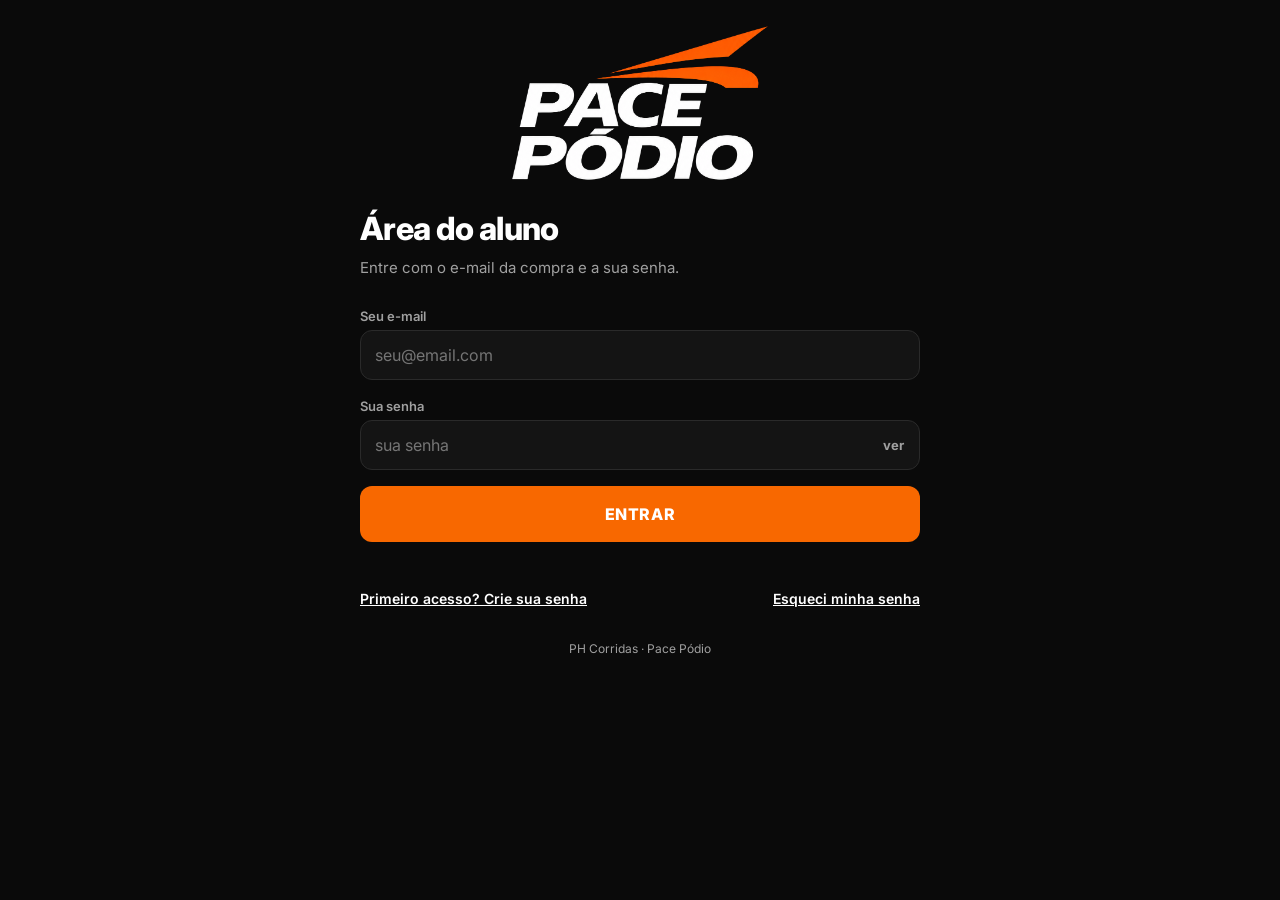
<file: pacepodio/treinos/fortalecimento/index.html>
<!doctype html><html><head><meta charset=utf8><meta name="robots" content="noindex"><meta name=viewport content="width=device-width,initial-scale=1"><style>:root{color-scheme:light}body{margin:0;padding:0;font:14px -apple-system,BlinkMacSystemFont,sans-serif;background:#fff;color:#000}img{max-width:100%}[hidden]:not([hidden=until-found i]){display:none!important}</style></head><body>
<title>Fortalecimento personalizado para a corrida</title>
<meta name="viewport" content="width=device-width, initial-scale=1">
<style>
:root{
  --laranja:#F86800; --laranja-2:#ff8124; --laranja-d:#c94f00;
  --tinta:#1b1712; --tinta-2:#4a4238; --linha:#e7ded3;
  --fundo:#faf6f0; --card:#ffffff; --card-2:#f4ece1;
  --ok:#1f8a4c; --alerta:#b26a00; --grave:#c0392b;
  --sombra:0 1px 2px rgba(40,25,10,.05),0 8px 24px rgba(40,25,10,.06);
  --r:14px;
  --sans:-apple-system,BlinkMacSystemFont,"Segoe UI",Roboto,Helvetica,Arial,sans-serif;
}
@media (prefers-color-scheme:dark){
  :root{
    --tinta:#f3ece2; --tinta-2:#b3a795; --linha:#332c23;
    --fundo:#141210; --card:#1e1a15; --card-2:#26211a;
    --ok:#4cc47f; --alerta:#e0a341; --grave:#e8695a;
    --sombra:0 1px 2px rgba(0,0,0,.3),0 10px 30px rgba(0,0,0,.35);
  }
}
:root[data-theme="dark"]{
  --tinta:#f3ece2; --tinta-2:#b3a795; --linha:#332c23;
  --fundo:#141210; --card:#1e1a15; --card-2:#26211a;
  --ok:#4cc47f; --alerta:#e0a341; --grave:#e8695a;
  --sombra:0 1px 2px rgba(0,0,0,.3),0 10px 30px rgba(0,0,0,.35);
}
:root[data-theme="light"]{
  --tinta:#1b1712; --tinta-2:#4a4238; --linha:#e7ded3;
  --fundo:#faf6f0; --card:#ffffff; --card-2:#f4ece1;
  --ok:#1f8a4c; --alerta:#b26a00; --grave:#c0392b;
  --sombra:0 1px 2px rgba(40,25,10,.05),0 8px 24px rgba(40,25,10,.06);
}
*{box-sizing:border-box}
body{margin:0;background:var(--fundo);color:var(--tinta);font-family:var(--sans);
  line-height:1.5;-webkit-font-smoothing:antialiased}
.wrap{max-width:720px;margin:0 auto;padding:20px 18px 80px}
header{display:flex;align-items:center;gap:12px;padding:22px 0 8px}
.marca{font-weight:800;letter-spacing:.5px;font-size:15px}
.marca .pc{color:var(--laranja)}
.selo{margin-left:auto;font-size:11px;text-transform:uppercase;letter-spacing:1px;
  color:var(--tinta-2);border:1px solid var(--linha);padding:4px 9px;border-radius:20px}
h1{font-size:clamp(26px,6vw,38px);line-height:1.08;margin:.2em 0 .3em;text-wrap:balance;font-weight:800}
h1 .pc{color:var(--laranja)}
.lead{color:var(--tinta-2);font-size:16px;max-width:52ch}
.barra{height:6px;background:var(--card-2);border-radius:6px;overflow:hidden;margin:22px 0 26px}
.barra i{display:block;height:100%;background:var(--laranja);width:0;transition:width .35s ease}
.tela{display:none;animation:sobe .35s ease both}
.tela.on{display:block}
@keyframes sobe{from{opacity:0;transform:translateY(10px)}to{opacity:1;transform:none}}
.passo{font-size:12px;text-transform:uppercase;letter-spacing:1.2px;color:var(--laranja);font-weight:700;margin-bottom:6px}
.perg{font-size:22px;font-weight:700;margin:0 0 6px;text-wrap:balance}
.ajuda{color:var(--tinta-2);font-size:14px;margin:0 0 18px}
.grid{display:grid;gap:10px}
.g2{grid-template-columns:1fr 1fr}
.opcao{display:flex;align-items:center;gap:12px;width:100%;text-align:left;
  background:var(--card);border:1.5px solid var(--linha);color:var(--tinta);
  padding:15px 16px;border-radius:12px;cursor:pointer;font-size:15px;font-family:inherit;
  transition:border-color .15s,background .15s,transform .05s}
.opcao:hover{border-color:var(--laranja)}
.opcao:active{transform:scale(.99)}
.opcao.sel{border-color:var(--laranja);background:color-mix(in srgb,var(--laranja) 10%,var(--card))}
.opcao .k{font-weight:700}
.opcao .d{display:block;color:var(--tinta-2);font-size:13px;margin-top:2px}
.opcao.mini{padding:12px 14px;justify-content:center;text-align:center;font-weight:600}
.campo{display:block;margin-bottom:14px}
.campo span{display:block;font-size:13px;color:var(--tinta-2);margin-bottom:5px;font-weight:600}
input[type=number],input[type=text]{width:100%;padding:13px 14px;border-radius:11px;
  border:1.5px solid var(--linha);background:var(--card);color:var(--tinta);font-size:16px;font-family:inherit}
input:focus{outline:2px solid var(--laranja);outline-offset:1px;border-color:var(--laranja)}
.fisico{display:grid;grid-template-columns:1fr 1fr;gap:12px}
.nav{display:flex;gap:10px;margin-top:24px}
.btn{appearance:none;border:none;font-family:inherit;font-size:16px;font-weight:700;
  padding:14px 22px;border-radius:12px;cursor:pointer;transition:filter .15s,transform .05s}
.btn:active{transform:scale(.99)}
.btn.pri{background:var(--laranja);color:#fff;flex:1}
.btn.pri:hover{filter:brightness(1.05)}
.btn.sec{background:transparent;color:var(--tinta-2);border:1.5px solid var(--linha)}
.btn.mini2{flex:none;font-size:14px;padding:10px 16px}
.btn:disabled{opacity:.5;cursor:not-allowed}
.erro{color:var(--grave);font-size:13px;margin-top:10px;min-height:16px;font-weight:600}
.chips{display:flex;flex-wrap:wrap;gap:9px}
.chip{border:1.5px solid var(--linha);background:var(--card);color:var(--tinta);
  padding:11px 15px;border-radius:24px;cursor:pointer;font-size:14px;font-family:inherit;font-weight:600;transition:.15s}
.chip.sel{border-color:var(--laranja);background:color-mix(in srgb,var(--laranja) 14%,var(--card));color:var(--laranja-d)}
.chip:hover{border-color:var(--laranja)}
/* laudo */
.laudo-hero{text-align:center;padding:6px 0 2px}
.laudo-hero .lead{margin-left:auto;margin-right:auto}
.estagio-badge{display:inline-block;font-size:12px;text-transform:uppercase;letter-spacing:1.5px;
  font-weight:800;color:#fff;background:var(--laranja);padding:6px 16px;border-radius:20px;margin-bottom:12px}
.estagio-badge.big{font-size:13px;padding:8px 20px;box-shadow:0 6px 18px color-mix(in srgb,var(--laranja) 40%,transparent)}
.fatores{display:grid;gap:8px;margin-top:4px}
.fator{display:flex;align-items:baseline;justify-content:space-between;gap:12px;
  padding:10px 0;border-bottom:1px dashed var(--linha)}
.fator:last-child{border-bottom:none}
.fator .fk{font-size:14px;color:var(--tinta-2)}
.fator .fv{font-weight:700;font-size:14.5px;text-align:right}
/* resultado / plano */
.res-top{text-align:center;padding:8px 0 4px}
.diag{background:var(--card);border:1px solid var(--linha);border-radius:var(--r);padding:18px 18px;
  box-shadow:var(--sombra);margin:16px 0}
.diag h3{margin:0 0 8px;font-size:16px}
.diag p{margin:0 0 8px;color:var(--tinta-2);font-size:14.5px}
.diag p:last-child{margin-bottom:0}
.aviso{border-left:3px solid var(--alerta);padding-left:12px;color:var(--alerta)!important;font-weight:500}
.aquecimento{background:color-mix(in srgb,var(--laranja) 8%,var(--card));border:1px solid color-mix(in srgb,var(--laranja) 30%,var(--linha));
  border-radius:12px;padding:14px 16px;margin:14px 0;font-size:14px}
.aquecimento b{color:var(--laranja-d)}
.semana{margin:22px 0}
.semana-cab{display:flex;align-items:baseline;gap:10px;margin-bottom:4px}
.semana-cab h2{font-size:20px;margin:0;font-weight:800}
.semana-cab .fase{font-size:12px;color:var(--tinta-2);text-transform:uppercase;letter-spacing:1px;font-weight:700}
.semana-nota{font-size:13.5px;color:var(--tinta-2);margin:0 0 14px}
.sessao{background:var(--card);border:1px solid var(--linha);border-radius:var(--r);
  box-shadow:var(--sombra);margin:12px 0;overflow:hidden}
.sessao-cab{display:flex;align-items:center;gap:10px;padding:13px 16px;background:var(--card-2);border-bottom:1px solid var(--linha)}
.sessao-cab .n{width:26px;height:26px;border-radius:8px;background:var(--laranja);color:#fff;
  font-weight:800;font-size:13px;display:grid;place-items:center;flex:none}
.sessao-cab .t{font-weight:700;font-size:15px;white-space:nowrap}
.sessao-cab .foco{text-align:right}
.sessao-cab .foco{margin-left:auto;font-size:12px;color:var(--tinta-2);text-transform:uppercase;letter-spacing:.5px}
.sessao-foot{padding:12px 16px;background:var(--card-2);border-top:1px solid var(--linha);display:flex;justify-content:flex-end}
.ex{display:flex;align-items:flex-start;gap:12px;padding:12px 16px;border-bottom:1px solid var(--linha)}
.ex:last-child{border-bottom:none}
.ex .ico{width:34px;height:34px;flex:none;border-radius:9px;background:var(--card-2);display:grid;place-items:center;color:var(--laranja);margin-top:1px}
.ex .ico svg{width:20px;height:20px}
.ex .corpo{flex:1;min-width:0}
.ex .nome{font-weight:650;font-size:15px}
.meta{font-size:13px;color:var(--tinta-2);margin-top:4px;font-variant-numeric:tabular-nums;
  display:flex;flex-wrap:wrap;align-items:baseline;gap:4px 14px;letter-spacing:.2px}
.meta b{color:var(--laranja-d);font-weight:700}
.meta .desc{color:var(--tinta-2);font-weight:400}
.meta.aqloc{display:block;font-size:12.5px}
.meta.aqloc b{color:var(--laranja-d);font-weight:700}
.por{font-size:12.5px;color:var(--tinta-2);margin-top:4px;border-left:2px solid color-mix(in srgb,var(--laranja) 45%,var(--linha));padding-left:8px}
.ex .por,.ex .dica{display:block}
.dica{font-size:12.5px;color:var(--tinta-2);margin-top:3px;font-style:italic}
.tag-cor{display:inline-block;font-size:10.5px;font-weight:800;text-transform:uppercase;letter-spacing:.5px;
  color:#fff;background:var(--alerta);padding:2px 7px;border-radius:5px;margin-left:6px;vertical-align:middle}
.acoes{position:sticky;bottom:0;background:linear-gradient(transparent,var(--fundo) 32%);
  padding:22px 0 6px;display:flex;gap:10px;margin-top:10px}
.rodape{text-align:center;color:var(--tinta-2);font-size:12px;margin-top:30px;line-height:1.6}
.toggle-tema{background:none;border:1px solid var(--linha);color:var(--tinta-2);border-radius:20px;
  padding:5px 10px;font-size:12px;cursor:pointer;font-family:inherit}
/* player de sessão */
.pl-top{display:flex;align-items:center;gap:12px;margin-bottom:4px}
.pl-title{font-weight:800;font-size:16px;display:flex;flex-direction:column}
.pl-foco{font-size:12px;color:var(--tinta-2);font-weight:600;text-transform:uppercase;letter-spacing:.5px}
.pl-prog{display:flex;align-items:center;gap:12px;margin:14px 0 6px}
.pl-prog-bar{flex:1;height:8px;background:var(--card-2);border-radius:8px;overflow:hidden}
.pl-prog-bar i{display:block;height:100%;width:0;background:var(--ok);transition:width .3s ease}
#plCount{font-size:12.5px;color:var(--tinta-2);font-weight:700;white-space:nowrap;font-variant-numeric:tabular-nums}
.pl-warm{background:color-mix(in srgb,var(--laranja) 8%,var(--card));border:1px solid color-mix(in srgb,var(--laranja) 30%,var(--linha));
  border-radius:12px;padding:12px 14px;font-size:13.5px;color:var(--tinta-2);margin-bottom:14px}
.pl-ex{background:var(--card);border:1px solid var(--linha);border-radius:var(--r);box-shadow:var(--sombra);
  margin:12px 0;overflow:hidden;transition:border-color .2s}
.pl-ex.feito{border-color:var(--ok)}
.media{aspect-ratio:16/10;background:var(--card-2);border-bottom:1px dashed var(--linha);
  display:flex;flex-direction:column;align-items:center;justify-content:center;gap:8px;color:var(--laranja);position:relative}
.media-ico svg{width:46px;height:46px}
.media-cap{font-size:10.5px;color:var(--tinta-2);text-transform:uppercase;letter-spacing:1px}
.media.foto{aspect-ratio:auto;background:#fff;padding:10px;gap:6px}
.media.foto img{display:block;width:100%;max-height:340px;object-fit:contain}
.media.foto .media-cap{color:#6b6157;text-transform:none;letter-spacing:0;font-size:11.5px;text-align:center}
.ex-img{display:block;margin-top:8px;background:#fff;border-radius:9px;border:1px solid var(--linha);padding:6px;max-width:420px}
.ex-img img{display:block;width:100%;max-height:180px;object-fit:contain}
.ex-img.duo{display:grid;grid-template-columns:1fr 1fr;gap:8px;max-width:560px}
.ex-img.duo small,.media.foto .duo small{display:block;text-align:center;font-size:11.5px;font-weight:600;color:#6b6157;margin-top:3px}
.media.foto .duo{display:grid;grid-template-columns:1fr 1fr;gap:10px;width:100%}
.media.foto .duo img{max-height:260px}
.pl-body{padding:14px 16px}
.pl-avanco{display:block;margin:10px 0 4px;padding:10px 12px;border-radius:10px;font-size:13.5px;line-height:1.5;color:var(--tinta);
  background:color-mix(in srgb,var(--ok) 10%,var(--card));border:1px solid color-mix(in srgb,var(--ok) 35%,var(--linha))}
.pl-avanco b{color:var(--ok)}
.pl-sem{margin:12px 0 2px;font-size:13px;color:var(--tinta-2);font-weight:600}
.pl-sem .chips{margin-top:6px;gap:7px}
.pl-sem .chip{padding:7px 13px;font-size:13px}
.series-sem{gap:2px 12px}
.series-sem b{color:var(--tinta)}
.contador b{color:var(--laranja-d)}
.fases p{margin:0 0 6px;font-size:13.5px}
.pl-nome{font-weight:750;font-size:16px}
.pl-pres{font-size:14px;margin-top:8px;font-variant-numeric:tabular-nums}
.pl-pres b{color:var(--laranja-d)}
.sets{display:flex;flex-wrap:wrap;gap:8px;margin:14px 0 4px}
.setdot{width:40px;height:40px;border-radius:11px;border:1.5px solid var(--linha);background:var(--card);
  color:var(--tinta-2);font-weight:800;font-size:14px;cursor:pointer;font-family:inherit;transition:.12s}
.setdot:hover{border-color:var(--laranja)}
.setdot.on{background:var(--ok);border-color:var(--ok);color:#fff}
.descbtn{width:100%;margin-top:12px;font-size:14px;padding:11px}
.pl-fim{margin-top:22px}
.pl-fim .btn{width:100%}
/* overlay de descanso */
#rest{position:fixed;inset:0;background:rgba(10,8,6,.72);display:none;align-items:center;justify-content:center;z-index:50}
#rest.on{display:flex}
.rest-card{background:var(--card);border-radius:20px;padding:30px 34px;text-align:center;box-shadow:var(--sombra);min-width:220px}
.rest-lbl{font-size:12px;text-transform:uppercase;letter-spacing:1.5px;color:var(--tinta-2);font-weight:700}
.rest-num{font-size:66px;font-weight:800;color:var(--laranja);line-height:1.1;margin:6px 0 14px;font-variant-numeric:tabular-nums}
@media (max-width:480px){.fisico{grid-template-columns:1fr}.g2{grid-template-columns:1fr}.media.foto .duo{grid-template-columns:1fr}}
@media print{
  .acoes,.barra,.toggle-tema,.selo,.rodape button,.sessao-foot{display:none!important}
  body{background:#fff;color:#000}
  .sessao,.diag,.aquecimento{box-shadow:none;break-inside:avoid}
  .semana{break-inside:avoid}
}
</style>

<div class="wrap">
  <header>
    <span class="marca">PH<span class="pc">·</span>CORRIDAS</span>
    <button class="toggle-tema" id="btnTema" type="button">tema</button>
    <span class="selo">teste</span>
  </header>

  <div class="barra" id="barraProg"><i></i></div>

  <!-- ABERTURA -->
  <section class="tela on" id="t0">
    <h1>Fortalecimento <span class="pc">personalizado</span> para a corrida</h1>
    <p class="lead">Você responde uma avaliação rápida e recebe um treino de fortalecimento montado para o seu nível, com o equipamento que você tem. É força para correr mais rápido e deixar o corpo mais forte para aguentar o treino. Não é treino para ficar grande.</p>
    <div id="salvoBox"></div>
    <div class="nav"><button class="btn pri" id="btnComecar" onclick="ir(10)">Começar avaliação</button></div>
    <p class="rodape" style="margin-top:26px">Leva menos de 2 minutos. Sem cadastro.</p>
  </section>

  <!-- TIPO DE AVALIAÇÃO -->
  <section class="tela" id="t10">
    <p class="perg">É sua primeira avaliação?</p>
    <p class="ajuda">Se você está terminando um bloco de 4 semanas, a gente faz o teste para mudar de nível.</p>
    <div class="grid">
      <button class="opcao" data-modo="primeira" type="button" onclick="pick(this,'modo')"><span><span class="k">Primeira avaliação</span><span class="d">Nunca usei o app, ou quero começar do zero.</span></span></button>
      <button class="opcao" data-modo="reav" type="button" onclick="pick(this,'modo')"><span><span class="k">Estou terminando um bloco</span><span class="d">Fiz as 4 semanas e quero saber se subo de nível.</span></span></button>
    </div>
    <div class="erro" id="e10"></div>
    <div class="nav"><button class="btn sec" onclick="ir(0)">Voltar</button><button class="btn pri" onclick="val10()">Continuar</button></div>
  </section>

  <!-- 1. PERFIL -->
  <section class="tela" id="t1">
    <div class="passo">Passo 1 de 6</div>
    <p class="perg">Seu perfil</p>
    <p class="ajuda">Usado para ajustar recuperação e progressão. Idade pesa na dose, não te exclui de nada.</p>
    <div class="fisico">
      <label class="campo"><span>Idade</span><input type="number" id="idade" inputmode="numeric" min="12" max="90" placeholder="anos"></label>
      <div class="campo"><span>Sexo</span>
        <div class="chips" style="margin-top:2px">
          <button class="chip" data-sexo="F" type="button" onclick="pick(this,'sexo')">Feminino</button>
          <button class="chip" data-sexo="M" type="button" onclick="pick(this,'sexo')">Masculino</button>
        </div>
      </div>
      <label class="campo"><span>Peso (kg)</span><input type="text" id="peso" inputmode="decimal" placeholder="kg"></label>
      <label class="campo"><span>Altura (cm)</span><input type="text" id="altura" inputmode="decimal" placeholder="cm"></label>
    </div>
    <div class="erro" id="e1"></div>
    <div class="nav"><button class="btn sec" onclick="ir(10)">Voltar</button><button class="btn pri" onclick="val1()">Continuar</button></div>
  </section>

  <!-- 2. DIAS -->
  <section class="tela" id="t2">
    <div class="passo">Passo 2 de 6</div>
    <p class="perg">Quantos dias por semana você consegue treinar fortalecimento?</p>
    <p class="ajuda">Fora as corridas. Monto a semana em cima da rotina que você aguenta manter.</p>
    <div class="grid g2">
      <button class="opcao mini" data-dias="1" type="button" onclick="pick(this,'dias')">1 dia</button>
      <button class="opcao mini" data-dias="2" type="button" onclick="pick(this,'dias')">2 dias</button>
      <button class="opcao mini" data-dias="3" type="button" onclick="pick(this,'dias')">3 dias</button>
      <button class="opcao mini" data-dias="4" type="button" onclick="pick(this,'dias')">4 dias</button>
    </div>
    <p style="font-weight:650;margin:22px 0 6px;font-size:15px">Quanto tempo por dia você tem para o fortalecimento, sem contar o aquecimento?</p>
    <p class="ajuda" style="margin:0 0 10px">O aquecimento leva mais uns 5 a 6 minutos. Monto o treino para caber no seu tempo.</p>
    <div class="grid g2">
      <button class="opcao mini" data-tempotreino="35" id="op35" type="button" onclick="pick(this,'tempotreino')">Até 35 minutos</button>
      <button class="opcao mini" data-tempotreino="45" type="button" onclick="pick(this,'tempotreino')">36 a 45 minutos</button>
      <button class="opcao mini" data-tempotreino="60" type="button" onclick="pick(this,'tempotreino')">46 a 60 minutos</button>
      <button class="opcao mini" data-tempotreino="90" type="button" onclick="pick(this,'tempotreino')">Mais de 60 minutos</button>
    </div>
    <p class="ajuda" id="aviso1dia" style="margin:8px 0 0" hidden>Com 1 treino por semana, o mínimo é 45 minutos, para o treino ter o corpo todo.</p>
    <div class="erro" id="e2"></div>
    <div class="nav"><button class="btn sec" onclick="ir(1)">Voltar</button><button class="btn pri" onclick="val2()">Continuar</button></div>
  </section>

  <!-- 3. EQUIPAMENTO -->
  <section class="tela" id="t3">
    <div class="passo">Passo 3 de 6</div>
    <p class="perg">Onde você vai treinar e o que você tem para usar?</p>
    <p class="ajuda">Marca tudo que você tem à mão. Seu treino usa só o que dá para fazer no seu cenário.</p>
    <div class="chips" id="equipChips">
      <button class="chip sel" data-eq="peso" type="button" onclick="pickMulti(this,'equip')">Peso do corpo</button>
      <button class="chip" data-eq="halter" type="button" onclick="pickMulti(this,'equip')">Halteres</button>
      <button class="chip" data-eq="band" type="button" onclick="pickMulti(this,'equip')">Elástico</button>
      <button class="chip" data-eq="barra" type="button" onclick="pickMulti(this,'equip')">Academia (barra, máquina, halteres)</button>
    </div>
    <p class="ajuda" style="margin-top:12px">Peso do corpo já vem marcado, sempre dá para treinar. O elástico é barato e faz um trabalho que o corredor precisa, por isso ele entra no aquecimento de todo treino.</p>
    <div class="erro" id="e3"></div>
    <div class="nav"><button class="btn sec" onclick="ir(2)">Voltar</button><button class="btn pri" onclick="val3()">Continuar</button></div>
  </section>

  <!-- 4. NIVEL -->
  <section class="tela" id="t4">
    <div class="passo">Passo 4 de 6</div>
    <p class="perg">Seu nível de fortalecimento</p>
    <p class="ajuda">Não tem resposta certa nem errada. É para eu não te dar exercício que seu corpo ainda não aguenta.</p>

    <p style="font-weight:650;margin:16px 0 8px;font-size:15px">Há quanto tempo você faz fortalecimento muscular?</p>
    <p class="ajuda" style="margin-top:-4px">Vale casa, academia, peso do corpo, elástico ou carga.</p>
    <div class="grid">
      <button class="opcao" data-tempo="0" type="button" onclick="pick(this,'tempo')">Nunca fiz</button>
      <button class="opcao" data-tempo="1" type="button" onclick="pick(this,'tempo')">Menos de 6 meses</button>
      <button class="opcao" data-tempo="2" type="button" onclick="pick(this,'tempo')">6 meses a 2 anos</button>
      <button class="opcao" data-tempo="3" type="button" onclick="pick(this,'tempo')">Mais de 2 anos</button>
    </div>

    <p style="font-weight:650;margin:20px 0 8px;font-size:15px">Você já faz agachamento com carga, com segurança?</p>
    <div class="grid g2">
      <button class="opcao mini" data-carga="sim" type="button" onclick="pick(this,'carga')">Sim</button>
      <button class="opcao mini" data-carga="nao" type="button" onclick="pick(this,'carga')">Não / não sei</button>
    </div>

    <p style="font-weight:650;margin:20px 0 8px;font-size:15px">Consegue ficar 15 segundos apoiado numa perna só sem desequilibrar?</p>
    <div class="grid g2">
      <button class="opcao mini" data-apoio="sim" type="button" onclick="pick(this,'apoio')">Sim</button>
      <button class="opcao mini" data-apoio="nao" type="button" onclick="pick(this,'apoio')">Não</button>
    </div>

    <div id="blocoPotQ" hidden>
    <p style="font-weight:650;margin:20px 0 8px;font-size:15px">Você já completou pelo menos 2 blocos de 4 semanas de Potência Inicial (8 semanas) sem dor?</p>
    <div class="grid g2">
      <button class="opcao mini" data-blocopot="sim" type="button" onclick="pick(this,'blocopot')">Sim</button>
      <button class="opcao mini" data-blocopot="nao" type="button" onclick="pick(this,'blocopot')">Não / não sei</button>
    </div>
    </div>

    <div class="erro" id="e4"></div>
    <div class="nav"><button class="btn sec" onclick="ir(3)">Voltar</button><button class="btn pri" onclick="val4()">Continuar</button></div>
  </section>

  <!-- 4b. REAVALIAÇÃO (teste de subida) -->
  <section class="tela" id="t11">
    <div class="passo">Passo 4 de 6</div>
    <p class="perg">Teste para mudar de nível</p>
    <p class="ajuda">Responde com sinceridade. Se ainda não passou em tudo, você repete o nível subindo a carga, e isso também é evolução.</p>
    <p style="font-weight:650;margin:16px 0 8px;font-size:15px">Qual nível você acabou de terminar?</p>
    <div class="grid g2">
      <button class="opcao mini" data-nivelant="base" type="button" onclick="pickNivelAnt(this)">Base</button>
      <button class="opcao mini" data-nivelant="forca" type="button" onclick="pickNivelAnt(this)">Força</button>
      <button class="opcao mini" data-nivelant="potencia" type="button" onclick="pickNivelAnt(this)">Potência Inicial</button>
      <button class="opcao mini" data-nivelant="avancada" type="button" onclick="pickNivelAnt(this)">Potência Avançada</button>
    </div>
    <div id="testeReav"></div>
    <div class="erro" id="e11"></div>
    <div class="nav"><button class="btn sec" onclick="ir(3)">Voltar</button><button class="btn pri" onclick="val11()">Continuar</button></div>
  </section>

  <!-- 5. CORRIDA -->
  <section class="tela" id="t9">
    <div class="passo">Passo 5 de 6</div>
    <p class="perg">Sua corrida hoje</p>
    <p class="ajuda">Seu nível na corrida pesa em quanto impacto e carga cabem no seu fortalecimento.</p>

    <p style="font-weight:650;margin:16px 0 8px;font-size:15px">Há quanto tempo você corre?</p>
    <div class="grid">
      <button class="opcao" data-corrtempo="0" type="button" onclick="pick(this,'corrtempo')">Menos de 6 meses</button>
      <button class="opcao" data-corrtempo="1" type="button" onclick="pick(this,'corrtempo')">6 meses a 2 anos</button>
      <button class="opcao" data-corrtempo="2" type="button" onclick="pick(this,'corrtempo')">Mais de 2 anos</button>
    </div>

    <p style="font-weight:650;margin:20px 0 8px;font-size:15px">Quantos km você corre por semana?</p>
    <div class="grid g2">
      <button class="opcao mini" data-corrkm="0" type="button" onclick="pick(this,'corrkm')">Até 15 km</button>
      <button class="opcao mini" data-corrkm="1" type="button" onclick="pick(this,'corrkm')">15 a 30 km</button>
      <button class="opcao mini" data-corrkm="2" type="button" onclick="pick(this,'corrkm')">30 a 50 km</button>
      <button class="opcao mini" data-corrkm="3" type="button" onclick="pick(this,'corrkm')">Mais de 50 km</button>
    </div>

    <p style="font-weight:650;margin:20px 0 8px;font-size:15px">Tem prova marcada?</p>
    <div class="grid">
      <button class="opcao" data-prova="nao" type="button" onclick="pick(this,'prova')">Não</button>
      <button class="opcao" data-prova="longe" type="button" onclick="pick(this,'prova')">Sim, daqui a mais de 8 semanas</button>
      <button class="opcao" data-prova="perto" type="button" onclick="pick(this,'prova')">Sim, entre 4 e 8 semanas</button>
      <button class="opcao" data-prova="muito" type="button" onclick="pick(this,'prova')">Sim, em menos de 4 semanas</button>
    </div>

    <div class="erro" id="e9"></div>
    <div class="nav"><button class="btn sec" onclick="ir(resp.modo==='reav'?11:4)">Voltar</button><button class="btn pri" onclick="val9()">Continuar</button></div>
  </section>

  <!-- 5. SAUDE -->
  <section class="tela" id="t5">
    <div class="passo">Passo 6 de 6</div>
    <p class="perg">Você tem alguma dor ou lesão hoje que te limita fazer algum exercício?</p>
    <p class="ajuda">Marca onde te limita HOJE. Se já passou e não te atrapalha mais, marca Não. Dor de agora não é para improvisar, e este treino não substitui avaliação médica ou de fisio.</p>
    <div class="chips" id="lesaoChips">
      <button class="chip sel" data-les="nenhuma" type="button" onclick="pickLesao(this)">Não tenho. Tô bem!</button>
      <button class="chip" data-les="joelho" type="button" onclick="pickLesao(this)">Joelho</button>
      <button class="chip" data-les="lombar" type="button" onclick="pickLesao(this)">Lombar / coluna</button>
      <button class="chip" data-les="tornozelo" type="button" onclick="pickLesao(this)">Tornozelo / pé</button>
      <button class="chip" data-les="canelite" type="button" onclick="pickLesao(this)">Canelite</button>
      <button class="chip" data-les="quadril" type="button" onclick="pickLesao(this)">Quadril</button>
      <button class="chip" data-les="ombro" type="button" onclick="pickLesao(this)">Ombro</button>
    </div>
    <div class="erro" id="e5"></div>
    <div class="nav"><button class="btn sec" onclick="ir(9)">Voltar</button><button class="btn pri" onclick="val5()">Ver minha avaliação</button></div>
  </section>

  <!-- 6. LAUDO (pós-anamnese) -->
  <section class="tela" id="t6">
    <div id="laudo"></div>
  </section>

  <!-- 7. PLANO -->
  <section class="tela" id="t7">
    <div id="plano"></div>
    <div class="acoes">
      <button class="btn sec" onclick="refazer()">Refazer</button>
      <button class="btn pri" onclick="window.print()">Baixar / imprimir treino</button>
    </div>
    <p class="rodape">Versão de teste. As demonstrações em vídeo de cada exercício entram na versão final.<br>PH Corridas · Fortalecimento personalizado para a corrida.</p>
  </section>

  <!-- 8. PLAYER DE SESSÃO -->
  <section class="tela" id="t8">
    <div id="player"></div>
    <p class="rodape">Versão de teste. As demonstrações em vídeo de cada exercício entram na versão final.</p>
  </section>
</div>

<!-- overlay de descanso -->
<div id="rest">
  <div class="rest-card">
    <div class="rest-lbl">Descanso</div>
    <div class="rest-num" id="restNum">60</div>
    <button class="btn sec" onclick="fecharRest()">Pular descanso</button>
  </div>
</div>

<script>
/* ---------- estado ---------- */
const resp={modo:null,nivelant:null,teste:{},sexo:null,dias:null,tempotreino:null,equip:new Set(['peso']),tempo:null,carga:null,apoio:null,blocopot:null,corrtempo:null,corrkm:null,prova:null,lesoes:new Set(['nenhuma'])};
let telaAtual=0;
const TOTAL=6;

/* ---------- navegação ---------- */
function ir(n){
  document.querySelectorAll('.tela').forEach(t=>t.classList.remove('on'));
  document.getElementById('t'+n).classList.add('on');
  telaAtual=n;
  const PASSO={0:0,10:0,1:1,2:2,3:3,4:4,11:4,9:5,5:6};
  document.querySelector('#barraProg i').style.width=Math.min(100,((PASSO[n]??TOTAL)/TOTAL*100))+'%';
  window.scrollTo({top:0,behavior:'smooth'});
}
function pick(el,campo){
  el.parentElement.querySelectorAll('.opcao,.chip').forEach(x=>x.classList.remove('sel'));
  el.classList.add('sel');
  resp[campo]=el.dataset[campo];
  if(['tempo','carga','apoio'].includes(campo))mostraBlocoPot();
  if(campo==='dias')ajustaTempo1Dia();
}
/* 1 dia por semana: mínimo de 45 minutos, some a opção "até 35" */
function ajustaTempo1Dia(){
  const um=resp.dias==='1', op=document.getElementById('op35');
  op.hidden=um; op.style.display=um?'none':''; document.getElementById('aviso1dia').hidden=!um;
  document.querySelector('[data-tempotreino="45"]').textContent=um?'Até 45 minutos':'36 a 45 minutos';
  if(um&&resp.tempotreino==='35'){resp.tempotreino=null;op.classList.remove('sel');}
}
/* pergunta dos blocos de Potência: só aparece pra quem pode chegar no Potência */
function podePot(){return resp.tempo==='3' && resp.carga==='sim' && resp.apoio==='sim';}
function mostraBlocoPot(){
  const q=document.getElementById('blocoPotQ'); q.hidden=!podePot();
  if(q.hidden){resp.blocopot=null;q.querySelectorAll('.opcao').forEach(x=>x.classList.remove('sel'));}
}
function pickMulti(el,campo){
  const k=el.dataset.eq;
  if(k==='peso'){return;} // peso do corpo sempre fica
  el.classList.toggle('sel');
  if(el.classList.contains('sel'))resp.equip.add(k); else resp.equip.delete(k);
}
function pickLesao(el){
  const k=el.dataset.les;
  const chips=document.getElementById('lesaoChips');
  if(k==='nenhuma'){
    chips.querySelectorAll('.chip').forEach(c=>c.classList.remove('sel'));
    el.classList.add('sel'); resp.lesoes=new Set(['nenhuma']);
  }else{
    chips.querySelector('[data-les="nenhuma"]').classList.remove('sel');
    resp.lesoes.delete('nenhuma');
    el.classList.toggle('sel');
    if(el.classList.contains('sel'))resp.lesoes.add(k); else resp.lesoes.delete(k);
    if(resp.lesoes.size===0){resp.lesoes.add('nenhuma');chips.querySelector('[data-les="nenhuma"]').classList.add('sel');}
  }
}

/* ---------- validações ---------- */
function val1(){
  const num=id=>{const v=document.getElementById(id).value.trim().replace(',','.');return v===''?NaN:+v;};
  const i=num('idade'), p=num('peso');
  let a=num('altura');
  const e=document.getElementById('e1');
  if(!Number.isInteger(i)||i<12||i>90){e.textContent='Coloca uma idade válida.';return;}
  if(!resp.sexo){e.textContent='Marca o sexo.';return;}
  if(!p||p<35||p>200){e.textContent='Coloca um peso válido.';return;}
  if(a>=1&&a<2.5){a=Math.round(a*100);document.getElementById('altura').value=a;} // 1,65 vira 165 cm
  if(!a||a<130||a>220){e.textContent='Coloca uma altura válida (em cm).';return;}
  resp.idade=i;resp.peso=p;resp.altura=a;e.textContent='';ir(2);
}
function val2(){const e=document.getElementById('e2');if(!resp.dias){e.textContent='Escolhe quantos dias.';return;}if(!resp.tempotreino){e.textContent='Escolhe quanto tempo você tem por dia.';return;}e.textContent='';ir(3);}
function val3(){const e=document.getElementById('e3');if(resp.equip.size===0){e.textContent='Marca ao menos uma opção.';return;}e.textContent='';ir(resp.modo==='reav'?11:4);}
function val4(){
  const e=document.getElementById('e4');
  if(resp.tempo===null){e.textContent='Responde há quanto tempo você treina.';return;}
  if(!resp.carga){e.textContent='Responde a pergunta do agachamento com carga.';return;}
  if(!resp.apoio){e.textContent='Responde a pergunta do apoio numa perna.';return;}
  if(podePot() && !resp.blocopot){e.textContent='Responde a pergunta dos blocos de Potência Inicial.';return;}
  if(!podePot())resp.blocopot='nao';
  e.textContent='';ir(9);
}
function val9(){
  const e=document.getElementById('e9');
  if(!resp.corrtempo){e.textContent='Responde há quanto tempo você corre.';return;}
  if(!resp.corrkm){e.textContent='Responde quantos km você corre por semana.';return;}
  if(!resp.prova){e.textContent='Responde se tem prova marcada.';return;}
  e.textContent='';ir(5);
}
function val10(){const e=document.getElementById('e10');if(!resp.modo){e.textContent='Escolhe uma opção.';return;}e.textContent='';ir(1);}

/* reavaliação: teste de subida de cada nível (passou em tudo, sobe um degrau; senão, repete) */
const ORDEM=['base','forca','potencia','avancada'];
const NOME_EST={base:'Base',forca:'Força',potencia:'Potência Inicial',avancada:'Potência Avançada'};
const TESTE={
  base:[
    {k:'carga',q:'Você agacha com carga com boa técnica?'},
    {k:'apoio',q:'Fica 15 segundos numa perna só sem desequilibrar?'},
    {k:'pant20',q:'Faz 20 elevações de panturrilha numa perna só, em cada perna?'}],
  forca:[
    {k:'carga',q:'Você agacha com carga moderada a alta com boa técnica?'},
    {k:'apoio',q:'Tem equilíbrio firme numa perna só, 15 segundos sem desequilibrar?'},
    {k:'pant25',q:'Faz 25 elevações de panturrilha numa perna só, em cada perna?'}],
  potencia:[
    {k:'blocos',q:'Já completou 2 blocos de Potência Inicial (8 semanas)?'},
    {k:'pant25',q:'Faz 25 elevações de panturrilha numa perna só, em cada perna?'},
    {k:'saltos',q:'Faz os saltos aterrissando suave, sem dor no joelho, na canela ou no tornozelo?'}],
  avancada:[
    {k:'pant25',q:'Faz 25 elevações de panturrilha numa perna só, em cada perna?'},
    {k:'saltos',q:'Faz o búlgaro com saltos aterrissando suave, sem dor no joelho, na canela ou no tornozelo?'}]
};
function pickNivelAnt(el){
  pick(el,'nivelant'); resp.teste={};
  let h='';
  TESTE[resp.nivelant].forEach(t=>{
    h+='<p style="font-weight:650;margin:20px 0 8px;font-size:15px">'+t.q+'</p><div class="grid g2">'+
       '<button class="opcao mini" data-v="sim" type="button" onclick="pickTeste(this,\''+t.k+'\')">Sim</button>'+
       '<button class="opcao mini" data-v="nao" type="button" onclick="pickTeste(this,\''+t.k+'\')">Ainda não</button></div>';
  });
  h+='<p style="font-weight:650;margin:20px 0 8px;font-size:15px">Você já repetiu esse nível pelo menos uma vez, subindo a carga?</p><div class="grid g2">'+
     '<button class="opcao mini" data-v="sim" type="button" onclick="pickTeste(this,\'repetiu\')">Sim</button>'+
     '<button class="opcao mini" data-v="nao" type="button" onclick="pickTeste(this,\'repetiu\')">Não</button></div>';
  document.getElementById('testeReav').innerHTML=h;
}
function pickTeste(el,k){
  el.parentElement.querySelectorAll('.opcao').forEach(x=>x.classList.remove('sel'));
  el.classList.add('sel'); resp.teste[k]=el.dataset.v;
}
function val11(){
  const e=document.getElementById('e11');
  if(!resp.nivelant){e.textContent='Marca o nível que você terminou.';return;}
  if(TESTE[resp.nivelant].some(t=>!resp.teste[t.k])||!resp.teste.repetiu){e.textContent='Responde todas as perguntas do teste.';return;}
  e.textContent='';ir(9);
}
function passouTeste(){return TESTE[resp.nivelant].every(t=>resp.teste[t.k]==='sim');}
function itensFalhos(){return TESTE[resp.nivelant].filter(t=>resp.teste[t.k]!=='sim').map(t=>t.k);}
/* quem já repetiu o nível subindo a carga sobe falhando em 1 item, desde que não seja a dor nos saltos */
function subiuPorRepeticao(){const f=itensFalhos();return resp.teste.repetiu==='sim' && f.length===1 && f[0]!=='saltos';}
const ROTULO_TESTE={carga:'o agachamento com carga',apoio:'o equilíbrio numa perna só',pant20:'as 20 elevações de panturrilha',pant25:'as 25 elevações de panturrilha',blocos:'os 2 blocos completos',saltos:'os saltos sem dor'};
function listaItens(ks){const r=ks.map(k=>ROTULO_TESTE[k]);return r.length>1?r.slice(0,-1).join(', ')+' e '+r[r.length-1]:r[0];}
function nivelReav(){
  const i=ORDEM.indexOf(resp.nivelant);
  if(resp.nivelant==='avancada'&&resp.teste.saltos==='nao')return 'potencia'; // dor no búlgaro com saltos: volta para os saltos básicos
  return (passouTeste()||subiuPorRepeticao())?ORDEM[Math.min(i+1,ORDEM.length-1)]:resp.nivelant;
}
/* dor nos saltos básicos no teste da Potência Inicial: repete o nível sem nenhum salto */
function semSaltoReav(){return resp.modo==='reav'&&resp.nivelant==='potencia'&&resp.teste.saltos==='nao';}

/* Refazer: zera respostas e volta pro começo */
function refazer(){
  Object.assign(resp,{modo:null,nivelant:null,teste:{},sexo:null,dias:null,tempotreino:null,equip:new Set(['peso']),tempo:null,carga:null,apoio:null,blocopot:null,corrtempo:null,corrkm:null,prova:null,lesoes:new Set(['nenhuma'])});
  ['idade','peso','altura'].forEach(id=>document.getElementById(id).value='');
  document.querySelectorAll('.opcao.sel,.chip.sel').forEach(x=>x.classList.remove('sel'));
  document.querySelector('[data-eq="peso"]').classList.add('sel');
  document.querySelector('[data-les="nenhuma"]').classList.add('sel');
  document.querySelectorAll('.erro').forEach(x=>x.textContent='');
  document.getElementById('blocoPotQ').hidden=true;
  document.getElementById('testeReav').innerHTML='';
  ajustaTempo1Dia();
  PLANO=null;DIAG=null;SALVO=null;
  document.getElementById('laudo').innerHTML='';document.getElementById('plano').innerHTML='';
  mostraSalvo(); ir(0);
}
function val5(){
  document.getElementById('e5').textContent='';gerar();ir(6);
}

/* =====================================================================
   MOTOR — catálogo + classificação + montagem
   ===================================================================== */
/* padrões: agachar, dobradica, unilateral, panturrilha, gluteo(estab.), core, empurrar, puxar, pliometria
   equip: peso, band, halter, barra   |   estagios: base, forca, potencia, avancada
   cor: regiões que o exercício ajuda (corretivo)   |   contra: regiões que contraindicam
   por: porquê para corrida (assessoria, aparece pro aluno) */
const ICO={
  agachar:'M4 10h16M7 10V4m10 6V4M7 20v-6m10 6v-6M5 20h4m6 0h4',
  dobradica:'M5 6v6a7 7 0 0014 0V6M5 12h14',
  unilateral:'M12 3v7m0 0l-4 8m4-8l4 8M8 10h8',
  panturrilha:'M9 3v9l-3 8m3-8h6m-6 0l6 0m0-9v9l3 8',
  gluteo:'M4 12h16M4 12a4 4 0 004-4m8 4a4 4 0 01-4-4m-4 8a4 4 0 004 4m4-4a4 4 0 01-4 4',
  core:'M4 8h16M4 16h16M8 8v8m8-8v8',
  empurrar:'M6 12h12m0 0l-4-4m4 4l-4 4M4 6v12',
  puxar:'M18 12H6m0 0l4-4m-4 4l4 4M20 6v12',
  pliometria:'M12 3l3 6h-6l3-6zm0 8v10m-5-4l5 4 5-4',
  tibial:'M9 3v9l-3 8m3-8h6m-6 0l6 0m0-9v9l3 8'
};
const CAT=[
  // AGACHAR
  {nm:'Agachamento livre',pad:'agachar',eq:['peso'],est:['base'],dica:'Desce até o joelho ~90°, tronco firme.',por:'Base de força da passada: quadríceps e glúteo que empurram o chão a cada passo.'},
  {nm:'Agachamento com pausa (descida lenta)',pad:'agachar',eq:['peso'],est:['forca'],dica:'Desce em 3 segundos, segura 2 segundos embaixo e sobe firme.',por:'Sem carga externa, a descida lenta e a pausa deixam o agachamento pesado o bastante para ganhar força de perna.'},
  {nm:'Agachamento goblet (halter)',pad:'agachar',eq:['halter'],est:['base','forca'],dica:'Halter no peito, desce controlado.',por:'Força de perna com o tronco ereto, o mesmo alinhamento que te segura correndo.'},
  {nm:'Agachamento com barra',pad:'agachar',eq:['barra'],est:['forca'],dica:'Barra nas costas, coluna neutra.',por:'Carga alta na perna inteira, o que sobra vira economia de passada.'},
  {nm:'Agachamento cossaco',pad:'agachar',eq:['peso'],est:['forca'],contra:['joelho'],dica:'Pés bem afastados. Senta para um lado com o calcanhar no chão; a outra perna fica esticada, ponta do pé para cima. Volta e troca de lado.',por:'Força de perna com movimento lateral, que o corredor quase nunca treina e que protege joelho e quadril.'},
  {nm:'Agachamento sumô com halter',pad:'agachar',eq:['halter'],est:['forca'],dica:'Pés afastados e virados para fora, halter pendurado entre as pernas, joelhos seguindo a ponta dos pés.',por:'Quadríceps, glúteo e parte interna da coxa fortes, com o tronco ereto.'},
  {nm:'Leg press',pad:'agachar',eq:['barra'],est:['forca'],dica:'Pés na largura do quadril, desce até o joelho chegar perto de 90 graus sem tirar a lombar do encosto.',por:'Carga alta na perna sem precisar equilibrar uma barra nas costas.'},
  {nm:'Agachamento com mini-band (acima do joelho)',pad:'agachar',eq:['band'],est:['base'],cor:['joelho','quadril'],dica:'Empurra os joelhos contra o elástico o tempo todo.',por:'Ensina o joelho a não cair para dentro, erro comum em corredor.'},
  {nm:'Agachamento com salto',pad:'pliometria',eq:['peso'],est:['potencia','avancada'],contra:['joelho','lombar','tornozelo','canelite'],dica:'Explode para cima, aterrissa suave. Qualidade > quantidade.',por:'Treina a perna a devolver energia rápido no solo, o que te faz correr mais rápido.'},
  // DOBRADICA / POSTERIOR
  {nm:'Ponte de glúteo',pad:'dobradica',eq:['peso'],est:['base'],cor:['lombar','quadril'],dica:'Aperta o glúteo no topo, não força a lombar.',por:'Liga o glúteo, o músculo que mais empurra o corpo para frente e que a maioria usa de menos.'},
  {nm:'Ponte de glúteo unipodal',pad:'dobradica',eq:['peso'],est:['forca'],cor:['quadril'],dica:'Uma perna estendida no ar, sobe o quadril com a outra e segura 1 segundo no topo.',por:'Glúteo de uma perna só fazendo força, como em cada apoio da corrida.'},
  {nm:'Stiff unipodal (peso do corpo)',pad:'dobradica',eq:['peso'],est:['forca'],dica:'Uma perna no chão, o tronco desce como gangorra e o quadril fica alinhado.',por:'Posterior da coxa e glúteo numa perna só, com equilíbrio, como na passada.'},
  {nm:'Elevação pélvica com carga',pad:'dobradica',eq:['halter','barra'],est:['forca'],cor:['quadril'],dica:'Apoia as costas no banco, carga no quadril.',por:'Glúteo forte com carga: mais empurrão no chão e lombar mais estável.'},
  {nm:'Stiff com halteres',pad:'dobradica',eq:['halter'],est:['forca'],dica:'Empurra o quadril para trás, joelho leve, sente o posterior.',por:'Fortalece o posterior da coxa, que segura a passada.'},
  {nm:'Levantamento terra com barra',pad:'dobradica',eq:['barra'],est:['forca'],contra:['lombar'],dica:'Coluna neutra do início ao fim.',por:'Cadeia posterior inteira forte, a que te impulsiona para frente.'},
  {nm:'Flexão nórdica assistida',pad:'dobradica',eq:['peso'],est:['forca'],contra:['joelho'],dica:'Ajoelhado num colchonete, pés presos embaixo do sofá ou seguros por alguém. Corpo reto do joelho à cabeça, desce para frente o mais devagar possível e apara com as mãos no chão. Volta empurrando com as mãos.',por:'Posterior de coxa forte na fase em que ele mais se lesiona correndo. Em estudos com jogadores de futebol, reduziu lesão de posterior.'},
  {nm:'Stiff unipodal com halter',pad:'dobradica',eq:['halter'],est:['forca'],dica:'Halter na mão do lado oposto à perna de apoio. O tronco desce como gangorra, quadril alinhado, costas retas.',por:'Posterior da coxa e glúteo numa perna só, com carga e equilíbrio, como na passada.'},
  {nm:'Mesa flexora',pad:'dobradica',eq:['barra'],est:['forca'],leve:true,dica:'Deitado na máquina, dobra os joelhos trazendo o rolo até perto do glúteo e desce devagar.',por:'Fortalece o posterior da coxa, que freia a perna na passada.'},
  {nm:'Good morning com elástico',pad:'dobradica',eq:['band'],est:['base'],dica:'Elástico longo preso nos pés e passando atrás da nuca, dobra o quadril devagar.',por:'Ensina a dobrar o quadril com a lombar estável.'},
  // UNILATERAL
  {nm:'Afundo no lugar',pad:'unilateral',eq:['peso'],est:['base'],cor:['quadril'],dica:'Joelho de trás desce reto, não passa muito da ponta do pé.',por:'Correr é apoio numa perna só; o afundo fortalece exatamente esse gesto.'},
  {nm:'Afundo com halteres',pad:'unilateral',eq:['halter'],est:['forca'],dica:'Um halter em cada mão, passada firme.',por:'Força de perna isolada, corrige diferença entre perna direita e esquerda.'},
  {nm:'Búlgaro (pé de trás no banco)',pad:'unilateral',eq:['peso','halter'],est:['forca'],cor:['quadril'],dica:'A perna da frente faz o trabalho. Sem halter, desce em 3 segundos.',por:'Uma perna faz todo o trabalho, igual à corrida. Dos melhores pro corredor.'},
  {nm:'Afundo com saltos alternados',pad:'pliometria',eq:['peso'],est:['potencia'],contra:['joelho','canelite'],dica:'Do afundo baixo, salta e troca as pernas no ar. Aterrissa suave, já no afundo. Volume baixo, só pós-base.',por:'Potência numa perna só, transfere direto para velocidade da passada.'},
  {nm:'Búlgaro com saltos',pad:'pliometria',eq:['peso'],est:['avancada'],contra:['joelho','canelite','tornozelo'],dica:'Pé de trás no banco, desce no búlgaro e explode para cima: o pé da frente sai do chão e o de trás fica no banco. Aterrissa suave, já descendo para o próximo. Volume baixo.',por:'Potência numa perna só com o quadril estabilizado, a versão mais exigente para velocidade da passada.'},
  {nm:'Salto no degrau ou banco baixo',pad:'pliometria',eq:['peso'],est:['potencia','avancada'],contra:['joelho','canelite','tornozelo'],dica:'Salta para cima de um degrau ou banco baixo e firme, aterrissa suave com os dois pés. Desce andando, não pulando.',por:'Treina explosão com aterrissagem mais leve que no chão, porque você cai mais alto.'},
  {nm:'Salto lateral alternado (patinador)',pad:'pliometria',eq:['peso'],est:['potencia','avancada'],contra:['joelho','canelite','tornozelo'],dica:'Salta de lado de uma perna para a outra, como um patinador, e segura 1 segundo na aterrissagem antes do próximo.',por:'Potência e estabilidade numa perna só, com o movimento lateral que fortalece tornozelo e quadril.'},
  {nm:'Salto de profundidade baixo',pad:'pliometria',eq:['peso'],est:['avancada'],contra:['joelho','canelite','tornozelo'],dica:'Em cima de um degrau de 20 a 30 cm, dá um passo para fora (não pula), cai com os dois pés e, assim que tocar o chão, salta para cima o mais rápido possível. O pé fica o mínimo de tempo no chão.',por:'Treina a perna a devolver energia rápido, como em cada passada. É o tipo de salto usado nos estudos que melhoraram a economia de corrida.'},
  {nm:'Saltos numa perna só para frente',pad:'pliometria',eq:['peso'],est:['avancada'],contra:['joelho','canelite','tornozelo'],dica:'Numa perna só, saltos curtos e rápidos para frente, tocando pouco o chão. Faz a série com uma perna e depois troca.',por:'Potência e rigidez de tornozelo numa perna só, igual ao apoio da corrida.'},
  {nm:'Step-up no banco',pad:'unilateral',eq:['peso','halter'],est:['base','forca'],cor:['joelho'],dica:'Sobe empurrando pelo calcanhar, controla a descida.',por:'Subir empurrando com uma perna, igual à subida na corrida.'},
  {nm:'Step-down lento (descida do degrau)',pad:'unilateral',eq:['peso'],est:['base','forca'],cor:['joelho'],dica:'Em cima de um degrau, desce o outro pé até encostar no chão em 3 segundos, joelho alinhado com o pé, e sobe.',por:'Fortalece o quadríceps na descida controlada, o músculo que absorve o impacto a cada passada.'},
  {nm:'Afundo reverso',pad:'unilateral',eq:['peso'],est:['forca'],dica:'Mãos na cintura, dá um passo longo para trás e desce até o joelho de trás quase encostar no chão. Joelho da frente em cima do tornozelo.',por:'Força numa perna só com menos carga no joelho do que o afundo para frente.'},
  {nm:'Afundo reverso com halteres',pad:'unilateral',eq:['halter'],est:['forca'],dica:'Um halter em cada mão, passo longo para trás, joelho da frente em cima do tornozelo, tronco em pé.',por:'Força de perna isolada com carga, poupando o joelho da frente.'},
  {nm:'Apoio unipodal (equilíbrio)',pad:'unilateral',eq:['peso'],est:['base'],cor:['tornozelo','joelho'],iso:true,dica:'20 a 30s por perna. Descalço evolui a propriocepção.',por:'Treina equilíbrio e tornozelo para cada aterrissagem ficar mais firme.'},
  // PANTURRILHA (pesada e lenta em toda sessão de perna)
  {nm:'Elevação de panturrilha em pé',pad:'panturrilha',eq:['peso'],est:['base'],cor:['tornozelo'],dica:'Sobe na ponta do pé, segura 1s, desce devagar.',por:'Panturrilha aguenta o impacto e devolve energia, ainda mais no fim da prova.'},
  {nm:'Panturrilha com carga',pad:'panturrilha',eq:['halter','barra'],est:['forca'],dica:'Amplitude total, sem pressa.',por:'Panturrilha forte segura mais quilômetros sem fadigar.'},
  {nm:'Panturrilha unipodal',pad:'panturrilha',eq:['peso'],est:['base','forca'],cor:['tornozelo'],dica:'Uma perna só, mão na parede para equilíbrio. Dá para segurar um halter ou usar mochila com peso.',por:'Força de tornozelo perna a perna, onde o impacto da corrida cai.'},
  {nm:'Panturrilha com joelho flexionado (sóleo)',pad:'panturrilha',eq:['peso'],est:['base','forca'],cor:['canelite','tornozelo'],dica:'Joelho dobrado. Em casa: mão na parede, joelho fletido, sobe e desce na ponta do pé. Ativa o sóleo, que a panturrilha em pé não pega.',por:'Sóleo forte absorve o impacto e alivia a canela na corrida.'},
  {nm:'Panturrilha sentado na máquina',pad:'panturrilha',eq:['barra'],est:['forca'],cor:['canelite','tornozelo'],dica:'Sentado, carga em cima dos joelhos, sobe na ponta dos pés e desce devagar até alongar.',por:'Sóleo forte com carga, o músculo que mais trabalha em cada passada.'},
  // TIBIAL (corretivo de canelite; só entra via bloco corretivo)
  {nm:'Elevação do tibial anterior (dorsiflexão)',pad:'tibial',eq:['peso'],est:['base'],cor:['canelite','tornozelo'],dica:'Puxa a ponta do pé para cima (dorsiflexão) devagar e controla a descida. Sem nada em casa: costas na parede, calcanhares um pouco à frente, levanta as pontas dos pés. Dá para somar elástico ou uma anilha leve no pé.',por:'Fortalece o tibial anterior, músculo-chave para canela aguentar o impacto da corrida.'},
  // GLUTEO / ESTABILIDADE
  {nm:'Deslocamento lateral com mini-band (caranguejo)',pad:'gluteo',eq:['band'],est:['base'],cor:['joelho','quadril'],tempo:true,dica:'Semi-agachado, passos curtos e controlados, sem juntar os pés.',por:'Liga o glúteo médio, o que estabiliza quadril e joelho a cada apoio.'},
  {nm:'Deslocamento ântero-posterior com mini-band',pad:'gluteo',eq:['band'],est:['base'],cor:['quadril'],tempo:true,dica:'Elástico no tornozelo, meia agachada. Dá passos curtos para frente sem juntar os pés e depois volta de ré do mesmo jeito. O elástico fica esticado o tempo todo.',por:'Estabilidade de quadril em movimento, direto para passada.'},
  {nm:'Monster walk com mini-band',pad:'gluteo',eq:['band'],est:['base'],cor:['joelho','quadril'],tempo:true,dica:'Elástico no tornozelo, meia agachada. Dá um passo curto na diagonal para frente e para fora, traz a outra perna sem juntar os pés e alterna. Joelhos sempre empurrando para fora.',por:'Trabalha o glúteo médio, que ajuda a manter o joelho alinhado.'},
  {nm:'Concha (clamshell) com mini-band',pad:'gluteo',eq:['band'],est:['base'],cor:['lombar','quadril'],dica:'Deitado de lado, abre o joelho de cima contra o elástico.',por:'Ativa o glúteo profundo que segura o quadril firme na corrida.'},
  {nm:'Prancha lateral com elevação de perna',pad:'gluteo',eq:['peso'],est:['base','forca'],cor:['quadril','lombar'],iso:true,dica:'Quadril alto, sobe a perna de cima devagar.',por:'Estabiliza tronco e quadril para passada não desabar de lado.'},
  // CORE
  {nm:'Prancha frontal',pad:'core',eq:['peso'],est:['base'],cor:['lombar'],iso:true,dica:'Corpo reto, glúteo e abdômen contraídos. Mantém a posição.',por:'Tronco firme não desperdiça energia; tudo vai para frente.'},
  {nm:'Dead bug (inseto morto)',pad:'core',eq:['peso'],est:['base'],cor:['lombar'],dica:'Lombar colada no chão o tempo todo.',por:'Ensina o core a segurar a lombar enquanto os membros se movem, igual correndo.'},
  {nm:'Bird dog (perdigueiro)',pad:'core',eq:['peso'],est:['base'],cor:['lombar','quadril'],dica:'Estende braço e perna opostos sem torcer o tronco.',por:'Estabilidade de tronco com braço e perna opostos, o padrão da corrida.'},
  {nm:'Pallof press com elástico',pad:'core',eq:['band'],est:['forca'],cor:['lombar'],dica:'Elástico longo preso de lado na altura do peito. Segura no centro e estende os braços sem deixar o tronco girar.',por:'Segura o tronco contra a rotação, o que economiza energia na passada.'},
  {nm:'Elevação de pernas',pad:'core',eq:['peso'],est:['forca'],contra:['lombar'],dica:'Controla a descida, não deixa a lombar arquear.',por:'Fortalece o abdômen baixo que sustenta a postura nos km finais.'},
  {nm:'Prancha com toque no ombro',pad:'core',eq:['peso'],est:['forca'],foraDe:['base'],dica:'Prancha com os braços esticados, pés um pouco afastados. Tira uma mão e toca o ombro oposto, alternando, sem o quadril girar. Conta cada toque.',por:'Tronco firme contra a rotação, o que segura a passada sem desperdiçar energia.'},
  // EMPURRAR (superior)
  {nm:'Flexão de braço',pad:'empurrar',eq:['peso'],est:['forca'],dica:'No joelho se precisar. Corpo em prancha.',por:'Braço e tronco firmes ajudam no balanço dos braços que embala a passada.'},
  {nm:'Flexão de braço com joelho no chão',pad:'empurrar',eq:['peso'],est:['base'],soCasa:true,dica:'Joelhos no chão, mãos embaixo dos ombros, corpo reto do joelho à cabeça. Quando ficar fácil, tira o joelho do chão.',por:'Braço e tronco firmes ajudam no balanço dos braços que embala a passada.'},
  {nm:'Supino vertical (máquina)',pad:'empurrar',eq:['barra'],est:['base'],dica:'Sentado, costas apoiadas no encosto e pés no chão. Pegadores na altura do peito, empurra para frente sem travar o cotovelo e volta controlando. Carga leve no começo. Se a academia não tiver, pede ao professor um equivalente.',por:'Força de empurrar para postura ereta e braços que não cansam.'},
  {nm:'Desenvolvimento com halteres',pad:'empurrar',eq:['halter'],est:['forca'],foraDe:['potencia'],contra:['ombro'],dica:'Ombro para cima, sem arquear a lombar.',por:'Ombro forte mantém o balanço dos braços eficiente na corrida longa.'},
  {nm:'Supino reto com barra',pad:'empurrar',eq:['barra'],est:['forca'],foraDe:['potencia'],contra:['ombro'],alt:{nm:'Supino reto com halteres',cap1:'Com barra (recomendado)',cap2:'Ou com halteres'},dica:'Deitado no banco reto, pés no chão. Pegada um pouco mais aberta que os ombros, desce a barra controlando até a parte de baixo do peito, cotovelos a uns 45° do corpo, e empurra de volta. Se o banco da barra estiver ocupado, faz com halteres do mesmo jeito.',por:'Força de empurrar para postura ereta e braços que não cansam.'},
  {nm:'Supino reto com halteres',pad:'empurrar',eq:['halter'],est:['forca'],semBarra:true,dica:'Deitado no banco reto, pés no chão, um halter em cada mão. Desce controlando até o lado do peito, cotovelos um pouco junto do corpo, e empurra de volta. Sem banco, faz deitado no chão. Com dor no ombro: carga leve e desce só até onde não incomoda.',por:'Força de empurrar para postura ereta e braços que não cansam.'},
  {nm:'Elevação lateral com halteres',pad:'empurrar',eq:['halter'],est:['potencia'],contra:['ombro'],leve:true,dica:'Em pé, um halter em cada mão e joelhos destravados. Sobe os braços para os lados até a altura do ombro, cotovelo levemente dobrado, e desce devagar. Carga leve, sem balançar o corpo e sem encolher o ombro.',por:'Ombro forte e estável segura o balanço dos braços na corrida longa.'},
  // PUXAR (superior)
  {nm:'Remada baixa (cabo sentado)',pad:'puxar',eq:['barra'],est:['base','forca'],dica:'Sentado, pés apoiados e coluna ereta. Puxa até a barriga levando os cotovelos para trás e apertando as escápulas, e volta controlando. Com a barra de pegada aberta é melhor, com o triângulo também vale.',por:'Costas fortes seguram a postura ereta lá pelo km final.'},
  {nm:'Remada com halter (serrote)',pad:'puxar',eq:['halter'],est:['base','forca'],dica:'Um braço de cada vez, apoia no banco.',por:'Equilibra o empurrar com o puxar, postura alinhada na corrida.'},
  {nm:'Remada com elástico',pad:'puxar',eq:['band'],est:['base','forca'],dica:'Elástico longo preso na frente, na altura do peito. Puxa o cotovelo para trás.',por:'Ativa as costas para não encurvar quando a fadiga chega.'},
  {nm:'Superman com remada',pad:'puxar',eq:['peso'],est:['base','forca'],dica:'Deitado de bruços, braços esticados à frente. Tira o peito do chão e puxa os cotovelos para trás junto do corpo, apertando as escápulas. Pés no chão e olhar para o chão. Volta devagar, sem forçar a lombar.',por:'Fortalece as costas sem nenhum equipamento, para a postura não encurvar quando a fadiga chega.'},
  {nm:'Puxada ou barra fixa assistida',pad:'puxar',eq:['barra'],est:['forca'],contra:['ombro'],dica:'Desce controlado.',por:'Dorsal forte estabiliza o tronco e o balanço dos braços.'},
  {nm:'Remada invertida na mesa',pad:'puxar',eq:['peso'],est:['forca'],contra:['ombro'],dica:'Deitado embaixo de uma mesa bem firme, segura na borda, corpo reto e puxa o peito até a mesa. Em academia, dá para fazer numa barra baixa.',por:'Costas fortes para manter a postura e o balanço dos braços nos km finais.'},
  {nm:'Remada curvada com halteres',pad:'puxar',eq:['halter'],est:['forca'],dica:'Tronco inclinado para frente, costas retas, puxa os dois halteres até a cintura.',por:'Costas fortes para manter a postura e o balanço dos braços nos km finais.'}
];

/* imagem de referência da execução (embutida, o CSP do Artifact bloqueia URL externa) */
const IMG={"Elevação lateral com halteres": "img/elevacao-lateral-com-halteres.jpg", "Supino reto com halteres": "img/supino-reto-com-halteres.jpg", "Supino reto com barra": "img/supino-reto-com-barra.jpg", "Bird dog (perdigueiro)": "img/bird-dog-perdigueiro.jpg", "Deslocamento lateral com mini-band (caranguejo)": "img/deslocamento-lateral-com-mini-band-caranguejo.jpg", "Concha (clamshell) com mini-band": "img/concha-clamshell-com-mini-band.jpg", "Step-down lento (descida do degrau)": "img/step-down-lento-descida-do-degrau.jpg", "Panturrilha unipodal": "img/panturrilha-unipodal.jpg", "Elevação do tibial anterior (dorsiflexão)": "img/elevacao-do-tibial-anterior-dorsiflexao.jpg", "Apoio unipodal (equilíbrio)": "img/apoio-unipodal-equilibrio.jpg", "Búlgaro (pé de trás no banco)": "img/bulgaro-pe-de-tras-no-banco.jpg", "Elevação de panturrilha em pé": "img/elevacao-de-panturrilha-em-pe.jpg", "Panturrilha com joelho flexionado (sóleo)": "img/panturrilha-com-joelho-flexionado-soleo.jpg", "Prancha lateral com elevação de perna": "img/prancha-lateral-com-elevacao-de-perna.jpg", "Agachamento com pausa (descida lenta)": "img/agachamento-com-pausa-descida-lenta.jpg", "Agachamento com mini-band (acima do joelho)": "img/agachamento-com-mini-band-acima-do-joelho.jpg", "Stiff unipodal (peso do corpo)": "img/stiff-unipodal-peso-do-corpo.jpg", "Afundo no lugar": "img/afundo-no-lugar.jpg", "Elevação de pernas": "img/elevacao-de-pernas.jpg", "Remada com elástico": "img/remada-com-elastico.jpg", "Afundo com saltos alternados": "img/afundo-com-saltos-alternados.jpg", "Agachamento livre": "img/agachamento-livre.jpg", "Agachamento goblet (halter)": "img/agachamento-goblet-halter.jpg", "Agachamento com barra": "img/agachamento-com-barra.jpg", "Agachamento com salto": "img/agachamento-com-salto.jpg", "Ponte de glúteo": "img/ponte-de-gluteo.jpg", "Ponte de glúteo unipodal": "img/ponte-de-gluteo-unipodal.jpg", "Elevação pélvica com carga": "img/elevacao-pelvica-com-carga.jpg", "Stiff com halteres": "img/stiff-com-halteres.jpg", "Levantamento terra com barra": "img/levantamento-terra-com-barra.jpg", "Good morning com elástico": "img/good-morning-com-elastico.jpg", "Afundo com halteres": "img/afundo-com-halteres.jpg", "Step-up no banco": "img/step-up-no-banco.jpg", "Panturrilha com carga": "img/panturrilha-com-carga.jpg", "Prancha frontal": "img/prancha-frontal.jpg", "Dead bug (inseto morto)": "img/dead-bug-inseto-morto.jpg", "Pallof press com elástico": "img/pallof-press-com-elastico.jpg", "Flexão de braço": "img/flexao-de-braco.jpg", "Desenvolvimento com halteres": "img/desenvolvimento-com-halteres.jpg", "Remada com halter (serrote)": "img/remada-com-halter-serrote.jpg", "Puxada ou barra fixa assistida": "img/puxada-ou-barra-fixa-assistida.jpg", "Monster walk com mini-band": "img/monster-walk-com-mini-band.jpg", "Deslocamento ântero-posterior com mini-band": "img/deslocamento-antero-posterior-com-mini-band.jpg", "Búlgaro com saltos": "img/bulgaro-com-saltos.jpg", "Remada baixa (cabo sentado)": "img/remada-baixa-cabo-sentado.jpg", "Superman com remada": "img/superman-com-remada.jpg", "Supino vertical (máquina)": "img/supino-vertical-maquina.jpg", "Flexão de braço com joelho no chão": "img/flexao-de-braco-com-joelho-no-chao.jpg", "Agachamento cossaco": "img/agachamento-cossaco.jpg", "Prancha com toque no ombro": "img/prancha-com-toque-no-ombro.jpg", "Afundo reverso": "img/afundo-reverso.jpg", "Agachamento sumô com halter": "img/agachamento-sumo-com-halter.jpg", "Leg press": "img/leg-press.jpg", "Flexão nórdica assistida": "img/flexao-nordica-assistida.jpg", "Stiff unipodal com halter": "img/stiff-unipodal-com-halter.jpg", "Mesa flexora": "img/mesa-flexora.jpg", "Afundo reverso com halteres": "img/afundo-reverso-com-halteres.jpg", "Salto no degrau ou banco baixo": "img/salto-no-degrau-ou-banco-baixo.jpg", "Salto lateral alternado (patinador)": "img/salto-lateral-alternado-patinador.jpg", "Panturrilha sentado na máquina": "img/panturrilha-sentado-na-maquina.jpg", "Remada invertida na mesa": "img/remada-invertida-na-mesa.jpg", "Remada curvada com halteres": "img/remada-curvada-com-halteres.jpg", "Salto de profundidade baixo": "img/salto-de-profundidade-baixo.jpg", "Saltos numa perna só para frente": "img/saltos-numa-perna-so-para-frente.jpg"};

/* "Academia (barra, máquina, halteres)" também libera halter */
function tem(eq){return resp.equip.has(eq) || (eq==='halter' && resp.equip.has('barra'));}
function temEquip(ex){return ex.eq.some(tem);}
/* exercício feito com carga externa (halter ou barra) que o aluno tem */
function comCarga(ex){return ex.eq.some(e=>(e==='halter'||e==='barra') && tem(e));}

/* classifica estágio */
function classificar(){
  const t=+resp.tempo, cargaOk=resp.carga==='sim', apoioOk=resp.apoio==='sim';
  let est;
  const reav=resp.modo==='reav';
  if(reav) est=nivelReav();
  else if(t===0 || !cargaOk || !apoioOk) est='base';
  else if(t>=3 && cargaOk && apoioOk) est='potencia';
  else if(t>=2 && cargaOk && apoioOk) est='forca';
  else est='base';
  const temLesao=resp.lesoes.size>0 && !resp.lesoes.has('nenhuma');
  const regioes=[...resp.lesoes].filter(x=>x!=='nenhuma');
  const regioesInf=regioes.filter(r=>r!=='ombro'); // ombro é só avaliativo, não afeta o estágio
  // a pergunta agora é "dor/lesão HOJE que te limita", então marcar região = limitação atual
  const dorAtual=temLesao;
  const dorAtualInf=regioesInf.length>0; // limitação atual em perna/tronco restringe
  // quem corre há menos de 6 meses ainda está adaptando o corpo ao impacto: segura na Força
  let corridaSegurou=false;
  const estAntesAjuste=est;
  if((est==='potencia'||est==='avancada') && resp.corrtempo==='0'){est='forca';corridaSegurou=true;}
  // Potência Avançada: já completou um bloco de Potência sem dor
  if(!reav && est==='potencia' && resp.blocopot==='sim')est='avancada';
  let rebaixou=false;
  if(dorAtualInf){ // desce um degrau quando a limitação é de perna/tronco
    if(est==='avancada'){est='potencia';rebaixou=true;}
    else if(est==='potencia'){est='forca';rebaixou=true;}
    else if(est==='forca'){est='base';rebaixou=true;}
  }
  return {est,estAntesAjuste,temLesao,dorAtual,dorAtualInf,rebaixou,corridaSegurou,regioes,regioesInf};
}

/* parâmetros por estágio (exercícios principais) */
const PARAMS={
  base:   {series:'2 a 3',reps:'8 a 12',desc:'60 a 90s',carga:'moderada, foco na execução',salto:false},
  forca:  {series:'3 a 4',reps:'3 a 5',desc:'2 min',carga:'moderada a alta',salto:false},
  potencia:{series:'3 a 4',reps:'3 a 5 pesadas + saltos',desc:'2 a 3 min',carga:'alta nos exercícios pesados, saltos rápidos e com volume baixo',salto:true},
  avancada:{series:'3 a 4',reps:'3 a 5 pesadas + saltos',desc:'2 a 3 min',carga:'alta nos exercícios pesados, saltos rápidos e com volume baixo',salto:true}
};

/* séries por semana: Adaptação, Progressão, Pico, Alívio. 40+ sobe mais devagar */
function seriesSemana(est,w){
  const s40=(+resp.idade>=40);
  const T={base:s40?[2,2,3,2]:[2,3,3,2], forca:s40?[3,3,4,2]:[3,4,4,2], potencia:s40?[3,3,4,2]:[3,4,4,2], avancada:s40?[3,3,4,2]:[3,4,4,2]};
  return T[est][w];
}

/* prescrição de cada exercício: faixa certa pro tipo de exercício, séries pela semana */
function prescricao(e,est,w,corr){
  let n=(corr&&curto())?2:seriesSemana(est,w); // até 35: corretivo leve, 2 séries de 15
  const kmAlto=resp.corrkm==='3'; // mais de 50 km/semana: a corrida já cansa a perna, principais de perna no máximo 3 séries e saltos com volume menor
  if(kmAlto&&!corr&&['agachar','dobradica','unilateral','pliometria'].includes(e.pad))n=Math.min(n,3);
  const S=n+' séries de ';
  const principal=['agachar','dobradica','unilateral'].includes(e.pad);
  const porPerna=(e.pad==='unilateral'||e.nm.includes('unipodal')||e.nm.includes('cossaco'))?' por perna':'';
  if(e.iso) return {pres:S+(e.pad==='core'?'30 a 45 seg':'20 a 30 seg por lado'),desc:'45 a 60s'};
  if(e.tempo) return {pres:S+'20 a 30 seg',desc:'45 a 60s'};
  if(e.pad==='tibial') return {pres:S+'15 a 20 reps',desc:'45 a 60s'};
  if(corr&&curto()) return {pres:S+'15 reps'+porPerna,desc:'45s'};
  if(e.leve) return {pres:S+'10 a 12 reps',desc:'60 a 90s'};
  if(e.pad==='panturrilha') return {pres:S+(est==='base'?'12 a 15':'8 a 12')+' reps'+porPerna+' lentas (2s sobe, 2s desce)',desc:'60 a 90s'};
  if(e.pad==='core'||e.nm==='Superman com remada') return {pres:S+'10 a 12 reps',desc:'45 a 60s'};
  if(e.pad==='gluteo') return {pres:S+'12 a 15 reps',desc:'45 a 60s'};
  if(e.nm==='Flexão nórdica assistida') return {pres:S+'3 a 5 reps, só a descida em 4 a 5 segundos',desc:'2 min'}; // excêntrica pura: muita dor muscular no começo, volume baixo
  if(e.nm==='Salto de profundidade baixo'||e.nm==='Saltos numa perna só para frente') return {pres:Math.min(n,3)+' séries de 5 saltos'+(e.nm.includes('perna só')?' por perna':''),desc:'2 min'}; // salto reativo: impacto maior, volume baixo e fixo
  if(e.nm==='Salto lateral alternado (patinador)') return {pres:S+(kmAlto?'5 saltos':'6 a 8 saltos')+' para cada lado',desc:'2 min'};
  if(e.nm==='Búlgaro com saltos') return {pres:S+(kmAlto?'4 saltos por perna':'4 a 6 saltos por perna'),desc:'2 a 3 min'};
  if(e.pad==='pliometria') return {pres:S+(kmAlto?'5 saltos':'5 a 8 saltos')+porPerna,desc:'2 min'};
  if(corr) return {pres:S+'10 a 12 reps'+porPerna,desc:'60s'};
  if(!principal){ // superior
    if(est==='base') return {pres:S+'8 a 12 reps',desc:'60 a 90s'};
    return {pres:S+'6 a 8 reps',desc:'2 min'};
  }
  if(est==='base') return {pres:S+'8 a 12 reps'+porPerna,desc:'60 a 90s'};
  const carga=comCarga(e);
  // sem carga até a falha: 2 séries até a faixa de 60 min (cada série na falha já entrega quase todo o estímulo), 3 acima de 60
  const semCarga=Math.min(n,TETO_MIN<=60?2:3)+' séries de até 20 reps lentas'+porPerna+', até a falha';
  if(est==='forca') return {pres:carga?S+'3 a 5 reps'+porPerna:semCarga,desc:'2 min'};
  return {pres:carga?S+'3 a 5 reps pesadas'+porPerna+', subida o mais rápido possível':semCarga,desc:'2 a 3 min'}; // Potência: intenção de velocidade na fase concêntrica
}

/* escolhe 1 exercício de um padrão, respeitando equip / estágio / lesão
   usoSemana: exercícios já usados em outra sessão da semana (sessão A e B saem diferentes quando dá) */
function escolher(padrao,est,regioes,usados,preferBand,usoSemana,evitar){
  const estAgnostico=['gluteo','core'].includes(padrao);
  let cand=CAT.filter(e=>e.pad===padrao && temEquip(e) && (estAgnostico || e.est.includes(est) || ((est==='potencia'||est==='avancada')&&e.est.includes('forca'))));
  cand=cand.filter(e=>!(e.contra&&e.contra.some(r=>regioes.includes(r))));
  cand=cand.filter(e=>!(e.soCasa&&tem('barra'))); // quem tem academia faz a versão de academia
  cand=cand.filter(e=>!(e.semBarra&&tem('barra')&&!regioes.includes('ombro')&&est!=='potencia')); // com academia e sem dor no ombro, os halteres viram opção do supino com barra (na Potência o supino é com halteres)
  cand=cand.filter(e=>!(e.foraDe&&e.foraDe.includes(est))); // variação entre níveis: Força e Avançada iguais, Potência diferente
  if((est!=='potencia'&&est!=='avancada')||semSaltoReav())cand=cand.filter(e=>e.pad!=='pliometria');
  const fresh=cand.filter(e=>!usados.has(e.nm)); // nunca repete na mesma sessão
  if(fresh.length===0)return null;
  const PESO={barra:4,halter:3,peso:1,band:1};
  const rank=e=>{
    let s=0;
    if(usoSemana&&usoSemana.has(e.nm))s+=50;
    if(evitar&&evitar.has(e.nm))s+=1.5; // repetindo o nível: troca pelo exercício do mesmo grupo, sem descer mais de um degrau de equipamento
    if(preferBand){ if(e.eq.includes('band')&&tem('band'))s-=10; }
    else s-=Math.max(...e.eq.filter(tem).map(x=>PESO[x])); // melhor equipamento que o aluno TEM
    if(regioes.length&&e.cor&&e.cor.some(r=>regioes.includes(r)))s-=6; // prioriza corretivo
    if(est==='avancada'&&e.pad==='pliometria'&&e.est.length===1&&e.est[0]==='avancada')s-=2; // Avançada usa primeiro os saltos do nível dela (búlgaro com saltos e os reativos)
    return s;
  };
  fresh.sort((a,b)=>rank(a)-rank(b));
  const ex=fresh[0]; usados.add(ex.nm); return ex;
}

/* bloco corretivo: uma vaga por região marcada (joelho tem duas: quadríceps + glúteo) */
const CORRETIVO={
  joelho:[['Step-down lento (descida do degrau)','Step-up no banco'],['Prancha lateral com elevação de perna']], // caranguejo fora: já está no aquecimento
  lombar:[['Bird dog (perdigueiro)','Dead bug (inseto morto)']],
  tornozelo:[['Apoio unipodal (equilíbrio)','Panturrilha unipodal']],
  canelite:[['Elevação do tibial anterior (dorsiflexão)']],
  quadril:[['Concha (clamshell) com mini-band','Prancha lateral com elevação de perna','Afundo no lugar']]
};
const byNm=Object.fromEntries(CAT.map(e=>[e.nm,e]));
function blocoCorretivo(regioes,usados){
  const out=[];
  for(const r of ['joelho','lombar','tornozelo','canelite','quadril']){
    if(!regioes.includes(r))continue;
    for(const vaga of CORRETIVO[r]){
      if(vaga.some(n=>out.some(e=>e.nm===n)))continue; // já coberta por outra região
      const e=vaga.map(n=>byNm[n]).find(e=>temEquip(e) && !usados.has(e.nm) && !(e.contra&&e.contra.some(x=>regioes.includes(x))));
      if(e){out.push(e);usados.add(e.nm);}
    }
  }
  return out;
}

/* estrutura da sessão por tipo */
function padroesDaSessao(tipo,est){
  // salto logo no começo (depois do corretivo), com a perna descansada: sai mais explosivo e a aterrissagem fica mais segura
  if(tipo==='FULL'){const b=['agachar','dobradica','unilateral','panturrilha','empurrar','puxar','core'];if(est==='potencia'||est==='avancada')b.unshift('pliometria');return b;}
  if(tipo==='LOWER'){const b=['agachar','dobradica','unilateral','panturrilha','gluteo','core'];if(est==='potencia'||est==='avancada')b.unshift('pliometria');return b;}
  if(tipo==='UPPER') return ['empurrar','puxar','gluteo','core'];
  return [];
}
function focoTipo(tipo){return tipo==='FULL'?'Corpo todo':tipo==='LOWER'?'Inferior + core':'Superior + core';}

/* define o split conforme dias */
function split(dias){
  if(dias==1)return ['FULL'];
  if(dias==2)return ['FULL','FULL'];
  if(dias==3)return ['LOWER','UPPER','LOWER'];
  return ['LOWER','UPPER','LOWER','UPPER'];
}

/* monta uma sessão */
function montarSessao(tipo,est,regioes,corretivoOn,usoSemana,evitar){
  const usados=new Set();
  const exs=[];
  // até 35 minutos: 1 corretivo no começo do treino de perna e o resto do bloco no dia de braço; 2 dias leva 1 corretivo por treino
  if(corretivoOn){
    let bloco=null;
    if(!curto()){if(tipo==='LOWER'||tipo==='FULL')bloco=blocoCorretivo(regioes,usados);}
    else if(tipo==='UPPER')bloco=blocoCorretivo(regioes,usados).slice(1);
    else if(tipo==='LOWER')bloco=blocoCorretivo(regioes,usados).slice(0,1); // prepara a perna para os principais
    else if(tipo==='FULL')bloco=blocoCorretivo(regioes,usados).slice(0,1);
    if(bloco)bloco.forEach(e=>exs.push({ex:e,corr:true}));
  }
  for(const pad of padroesDaSessao(tipo,est)){
    const preferBand = est==='base' && (pad==='gluteo');
    const e=escolher(pad,est,regioes,usados,preferBand,usoSemana,evitar);
    if(e)exs.push({ex:e,corr:false});
  }
  exs.forEach(o=>{if(!o.corr||curto())usoSemana.add(o.ex.nm);}); // até 35: o corretivo do dia de braço não se repete como principal na perna
  return exs;
}

/* progressão por semana */
const SEMANAS=[
  {fase:'Adaptação',nota:'Semana de aprender o movimento e achar a carga certa. Capricha na execução.'},
  {fase:'Progressão',nota:'Sobe um pouco: a série a mais que aparece nos exercícios, ou um pouco mais de carga, mantendo a técnica. Sem forçar amplitude que dói.'},
  {fase:'Pico',nota:'Semana mais forte do bloco. Carga no topo do que você controla bem. Recupera direito entre as sessões.'},
  {fase:'Alívio',nota:'Semana leve de propósito (deload): menos séries para o corpo assimilar. Descanso é parte do treino.'}
];

/* =====================================================================
   ONDA 1 — laudo + plano + tela de sessão (renderização)
   ===================================================================== */
let PLANO=null, DIAG=null, TIMER=null, SEM=0;

/* helpers de apresentação */
function svgPath(pad){return '<svg viewBox="0 0 24 24" fill="none" stroke="currentColor" stroke-width="1.8" stroke-linecap="round" stroke-linejoin="round"><path d="'+(ICO[pad]||ICO.core)+'"/></svg>';}
function icoSpan(pad){return '<span class="ico">'+svgPath(pad)+'</span>';}
/* nº de séries a partir da prescrição, para montar os marcadores de série do player */
function nSeries(pres){const m=pres.match(/(\d+)\s*a\s*(\d+)\s*séries/);if(m)return +m[2];const m2=pres.match(/(\d+)\s*séries/);return m2?+m2[1]:3;}
/* segundos de descanso a partir do texto ("45 a 60s" -> 60, "2 a 3 min" -> 180) */
/* 45 -> 45 segundos, 90 -> 1 minuto e meio, 120 -> 2 minutos */
function fmtTempo(t){if(t<60)return t+' segundos';const m=Math.floor(t/60),r=t%60;return m+(m===1?' minuto':' minutos')+(r===30?' e meio':r?' e '+r+' segundos':'');}
function restSecs(desc){if(/min/.test(desc)){const m=desc.match(/(\d+)\s*min/);return m?+m[1]*60:120;}const nums=desc.match(/\d+/g);return nums?+nums[nums.length-1]:60;}
/* texto da 1ª série de aquecimento local */
function textoAqloc(e){return e.carga?'menos de 50% da carga ou sem carga, próximo da falha':'uma série leve de 8 a 10 reps, sem cansar';}

/* monta o modelo do plano */
function gerar(){
  const c=classificar();
  const P=PARAMS[c.est];
  const tipos=split(resp.dias);
  TETO_MIN=+resp.tempotreino||60;
  const nomeEst={base:'Base',forca:'Força',potencia:'Potência Inicial',avancada:'Potência Avançada'}[c.est];
  const imc=(resp.peso/Math.pow(resp.altura/100,2)).toFixed(1).replace('.',',');
  // exercícios definidos uma vez por semana-modelo (sessão A e B diferentes); a prescrição muda semana a semana
  // quem já repetiu o nível e continua nele recebe exercícios diferentes do bloco anterior
  const variar=resp.modo==='reav' && resp.teste.repetiu==='sim' && c.est===resp.nivelant;
  let evitar=null;
  if(variar){const u=new Set();tipos.forEach(tipo=>montarSessao(tipo,c.est,c.regioes,c.dorAtualInf,u));evitar=u;}
  const usoSemana=new Set();
  const modelo=tipos.map(tipo=>montarSessao(tipo,c.est,c.regioes,c.dorAtualInf,usoSemana,evitar));
  const weeks=SEMANAS.map((S,w)=>({
    fase:S.fase, nota:S.nota,
    sessoes:tipos.map((tipo,i)=>{
      const exs=modelo[i];
      const idxTrab=exs.findIndex(o=>!o.corr&&o.ex.pad!=='pliometria'); // 1º exercício de força (não corretivo, não salto)
      return {
        tipo, foco:focoTipo(tipo), n:i+1, letra:'ABCD'[i],
        exs:exs.map((o,j)=>{
          const e=o.ex, p=prescricao(e,c.est,w,o.corr);
          return {nm:e.nm,pad:e.pad,alt:e.alt||null,dica:e.dica||'',por:e.por||'',corr:o.corr,iso:!!e.iso,carga:comCarga(e),
                  pres:p.pres,desc:p.desc,series:nSeries(p.pres),aqloc:(j===idxTrab && !e.iso)};
        })
      };
    })
  }));
  tipos.forEach((tipo,i)=>cabeNoTempo(weeks,i,tipo));
  weeks.forEach(W=>W.sessoes.forEach(S=>{S.dur=Math.ceil(duracao(S.exs)/5)*5;}));
  PLANO={est:c.est,nomeEst,P,imc,weeks,variar};
  DIAG=c;
  if(!RESTAURANDO)novoSalvo();
  montarLaudo();
}

/* esforço: Base e acessórios com 1 a 2 na reserva; principais da Força em diante: com carga 3 a 5 na carga mais pesada sem perder a técnica, sem carga até a falha */
const PRINC=['agachar','dobradica','unilateral'];
function principaisPlano(){const r={com:false,sem:false};PLANO.weeks[0].sessoes.forEach(S=>S.exs.forEach(e=>{if(!e.corr&&PRINC.includes(e.pad)&&!e.iso)r[e.carga?'com':'sem']=true;}));return r;}
function repsPrincipais(PA){
  if(PLANO.est==='base')return PA.series+' séries de '+PA.reps+' reps';
  const q=principaisPlano(), sal=temSaltoPlano()?', mais os saltos':'', semS=(TETO_MIN<=60?'2':'2 a 3')+' séries de até 20 reps lentas, até a falha';
  if(!q.com)return semS+sal;
  return PA.series+' séries de '+PA.reps.replace(' + saltos','').replace(' pesadas','')+' reps pesadas'+(q.sem?' (sem carga: '+semS+')':'')+sal;
}
const TXT_RAPIDO='No seu nível, <b style="color:var(--laranja-d)">desça controlado e suba o mais rápido que conseguir</b>, mesmo que a carga não ande tão rápido: a intenção de acelerar é o que treina a potência.';
const TXT_COM='Nos principais com carga, <b style="color:var(--laranja-d)">use a carga mais pesada que você consegue levantar nas 3 a 5 repetições sem perder a técnica</b>. Fez mais de 5, sobe o peso na próxima; não chegou a 3, alivia.';
const TXT_SEM='Nos principais sem carga, <b style="color:var(--laranja-d)">vá até a falha em todas as séries</b>: a série acaba quando a técnica quebra (joelho entrando, quadril caindo). Passou de 20 repetições, deixe o exercício mais difícil: desça mais devagar, faça uma pausa embaixo ou passe para uma perna só.';
function textoEsforco(){
  const reserva='o peso certo é aquele em que, ao terminar a série, ainda sobrariam <b style="color:var(--laranja-d)">1 a 2 repetições na reserva, sem ir até a falha</b>. Sobrou muito mais, sobe o peso na próxima; travou antes, alivia.';
  if(PLANO.est==='base')return 'Como não fazemos teste de carga, '+reserva+' Assim você fortalece a perna sem chegar detonado na corrida.';
  const q=principaisPlano();
  return (q.com?TXT_COM+(PLANO.est==='potencia'||PLANO.est==='avancada'?' '+TXT_RAPIDO:'')+' ':'')+(q.sem?TXT_SEM+' ':'')+'Nos demais exercícios, '+reserva.replace('o peso certo é aquele em que, ao','ao')+' Assim você fortalece a perna sem chegar detonado na corrida.';
}
function esforcoSessao(S){
  if(PLANO.est==='base')return 'Deixe 1 a 2 repetições na reserva em cada série.';
  let com=false,sem=false;S.exs.forEach(e=>{if(!e.corr&&PRINC.includes(e.pad)&&!e.iso){if(e.carga)com=true;else sem=true;}});
  return (com?'Principais com carga: a carga mais pesada que você levanta nas 3 a 5 repetições sem perder a técnica'+(PLANO.est==='potencia'||PLANO.est==='avancada'?', descendo controlado e subindo o mais rápido possível. ':'. '):'')+(sem?'Principais sem carga: até a falha em todas as séries. ':'')+'Nos demais, 1 a 2 repetições na reserva.';
}

/* "Passei de 20": progressão dos principais sem carga. Cada toque leva para a próxima versão;
   a última é a mochila com peso (vira carga, 3 a 5 reps). Fica salvo no celular do aluno, por exercício */
const BULG='Búlgaro (pé de trás no banco)';
const PROG={
  'Agachamento com pausa (descida lenta)':[{troca:BULG},{troca:BULG,dica:'desce em 4 segundos e segura 2 segundos embaixo.'}],
  [BULG]:[{dica:'desce em 4 segundos e segura 2 segundos embaixo.'}],
  'Ponte de glúteo unipodal':[{dica:'desce em 3 segundos e segura 3 segundos no topo.'}],
  'Stiff unipodal (peso do corpo)':[{dica:'desce em 4 segundos e segura 2 segundos embaixo.'}],
  'Step-up no banco':[{dica:'banco mais alto e descida em 4 segundos.'}],
  'Step-down lento (descida do degrau)':[{dica:'degrau mais alto.'}],
  'Afundo reverso':[{dica:'desce em 3 segundos e segura 2 segundos embaixo.'}],
  'Agachamento cossaco':[{dica:'desce em 4 segundos e segura 2 segundos embaixo.'}]
};
const MOCHILA='Coloque uma mochila com peso (livros, garrafas de água) e use o peso mais pesado que você consegue levantar nas 3 a 5 repetições sem perder a técnica.';
const AVANCO='<b>Você está avançando.</b> O peso do corpo já ficou leve para este exercício. Uma boa sugestão agora é migrar para a academia, onde dá para seguir ganhando força com barra, halteres e aparelhos. Você tem duas opções: <b>1. Academia:</b> refaça a avaliação marcando Academia e o treino passa a usar a carga de lá. <b>2. Continuar em casa:</b> siga com a mochila com peso, como está abaixo.';
const progMem={};
function progNivel(nm){try{const v=localStorage.getItem('fc-prog:'+nm);if(v!==null)return +v||0;}catch(_){}return progMem[nm]||0;}
function progSalva(nm,v){progMem[nm]=v;try{localStorage.setItem('fc-prog:'+nm,String(v));}catch(_){}}
/* búlgaro já está no treino: o agachamento não vira búlgaro, endurece a execução */
function passosDe(e,exs){const P=PROG[e.nm];return P[0].troca&&exs.some(x=>x.nm===BULG)?[{dica:'desce em 4 segundos e segura 3 segundos embaixo.'}]:P;}
function podeProg(e){return !e.corr&&PROG[e.nm]&&/até a falha/.test(e.pres);}
/* versão que o aluno vê hoje; exs = a sessão, para não repetir o búlgaro se ele já está no treino */
function progVer(e,exs){
  if(!podeProg(e))return e;
  const passos=passosDe(e,exs), n=Math.min(progNivel(e.nm),passos.length+1);
  if(!n)return e;
  const v=Object.assign({},e,{prog:n,progMax:n>passos.length});
  if(n>passos.length){
    v.pres=e.pres.replace(/até 20 reps lentas( por perna)?, até a falha/,'3 a 5 reps com a mochila$1');
    v.dica=(e.dica?e.dica+' ':'')+MOCHILA; v.avanco=AVANCO;
    if(passos[passos.length-1].troca)Object.assign(v,trocaBulg(v));
    return v;
  }
  const p=passos[n-1];
  if(p.troca)Object.assign(v,trocaBulg(v));
  if(p.dica)v.dica=(v.dica?v.dica+' ':'')+'Versão mais difícil: '+p.dica;
  return v;
}
function trocaBulg(v){
  const b=CAT.find(x=>x.nm===BULG);
  return {nm:BULG,pad:b.pad,alt:null,por:b.por,dica:b.dica+(/mochila/.test(v.pres)?' '+MOCHILA:''),pres:/por perna/.test(v.pres)?v.pres:v.pres.replace(/ lentas, até a falha| com a mochila/,m=>m===' com a mochila'?' com a mochila por perna':' lentas por perna, até a falha')};
}
function passei20(i,d){
  const exs=PLANO.weeks[SEM].sessoes[PL_SI].exs, e=exs[i], max=passosDe(e,exs).length+1;
  progSalva(e.nm,Math.max(0,Math.min(max,progNivel(e.nm)+d)));
  // redesenha sem perder as séries marcadas nem a posição da tela
  const y=window.scrollY, feitos=[...document.querySelectorAll('#player .setdot')].map(x=>x.classList.contains('on'));
  renderPlano(); abrirSessao(SEM,PL_SI);
  document.querySelectorAll('#player .setdot').forEach((x,k)=>{if(feitos[k])x.click();});
  window.scrollTo({top:y});
}
let PL_SI=0;

/* aquecimento: 2 min aquecer + 1 mobilidade + 2 mini-band (5 min); da Força para cima, sem dor de impacto, + 1 min de saltitos */
function aquec(){
  const r=(DIAG&&DIAG.regioes)||[], dorImpacto=['joelho','tornozelo','canelite'].some(x=>r.includes(x));
  const impacto=PLANO.est!=='base'&&!dorImpacto&&!semSaltoReav(), saltitos=impacto;
  return {impacto,saltitos,min:saltitos?6:5};
}

/* plano salvo no celular do aluno: respostas da avaliação + semana atual + treinos feitos.
   O motor é determinístico, então refazer gerar() com as mesmas respostas devolve o mesmo plano */
const CHAVE_PLANO='fc-plano';
let SALVO=null, RESTAURANDO=false;
function lerPlano(){try{const v=JSON.parse(localStorage.getItem(CHAVE_PLANO)||'null');if(v&&v.v===1&&v.resp)return v;}catch(_){}return null;}
function gravarPlano(){if(!SALVO)return;try{localStorage.setItem(CHAVE_PLANO,JSON.stringify(SALVO));}catch(_){}}
function novoSalvo(){
  // guarda o plano pronto: se o catálogo mudar numa atualização, o plano do aluno não muda sozinho
  SALVO={v:1,criado:Date.now(),semana:0,feitos:{},fim:false,est:PLANO.est,plano:PLANO,diag:DIAG,teto:TETO_MIN,
    resp:Object.assign({},resp,{equip:[...resp.equip],lesoes:[...resp.lesoes],teste:Object.assign({},resp.teste)})};
  gravarPlano();
}
function continuarPlano(){
  const v=lerPlano(); if(!v)return;
  Object.assign(resp,v.resp,{equip:new Set(v.resp.equip),lesoes:new Set(v.resp.lesoes),teste:Object.assign({},v.resp.teste)});
  if(v.plano){PLANO=v.plano;DIAG=v.diag;TETO_MIN=v.teto||60;}
  else{RESTAURANDO=true; try{gerar();}finally{RESTAURANDO=false;}} // plano salvo antes desta versão: remonta pelas respostas
  SALVO=v; SEM=v.semana; renderPlano(); ir(7);
}
function novaAvaliacao(reav){
  refazer();
  if(reav){const b=document.querySelector('[data-modo="reav"]');pick(b,'modo');ir(1);}else ir(10);
}
function mostraSalvo(){
  const box=document.getElementById('salvoBox'), v=lerPlano();
  const bc=document.getElementById('btnComecar'); bc.className=v?'btn sec':'btn pri'; bc.textContent=v?'Fazer nova avaliação':'Começar avaliação';
  if(!v){box.innerHTML='';return;}
  box.innerHTML='<div class="diag" style="margin:18px 0 0"><h3>Você já tem um plano</h3><p>Estágio '+NOME_EST[v.est]+' · '+(v.fim?'bloco de 4 semanas concluído':'semana '+(v.semana+1)+' de 4')+'.</p>'+
    '<div class="nav" style="margin-top:12px"><button class="btn pri" onclick="continuarPlano()">Continuar meu plano</button></div></div>';
}
function feitosSemana(w){const n=PLANO.weeks[w].sessoes.length;let f=0;for(let si=0;si<n;si++)if(SALVO.feitos[w+'-'+si])f++;return {f,n};}
function terminarSessao(){
  if(SALVO){
    SALVO.feitos[SEM+'-'+PL_SI]=true;
    // fechou a semana em que o aluno está: passa para a próxima; fechou a 4ª: bloco concluído
    if(SEM===SALVO.semana){const q=feitosSemana(SEM);if(q.f>=q.n){if(SEM<PLANO.weeks.length-1)SALVO.semana++;else SALVO.fim=true;}}
    gravarPlano(); SEM=SALVO.semana;
  }
  renderPlano(); ir(7);
}
function mudarSemana(k){if(!SALVO)return;Object.keys(SALVO.feitos).forEach(x=>{if(+x.split('-')[0]>=k)delete SALVO.feitos[x];}); // recomeça a contagem a partir da semana escolhida
  SALVO.semana=k;SALVO.fim=false;SEM=k;gravarPlano();renderPlano();}
function caixaSemana(){
  if(!SALVO)return '';
  const W=PLANO.weeks[SALVO.semana], q=feitosSemana(SALVO.semana);
  let h='<div class="diag semana-atual"><h3>'+(SALVO.fim?'Bloco concluído':'Você está na semana '+(SALVO.semana+1)+' de 4 · '+W.fase)+'</h3>';
  if(SALVO.fim)h+='<p>Você fez as 4 semanas. Hora do teste para mudar de nível: ele diz se você sobe de estágio ou repete este subindo a carga.</p><div class="nav" style="margin-top:10px"><button class="btn pri" onclick="novaAvaliacao(true)">Fazer o teste para mudar de nível</button></div>';
  else h+='<p>Treinos feitos nesta semana: <b>'+q.f+' de '+q.n+'</b>. Quando fizer todos, o app passa sozinho para a semana seguinte.</p>';
  h+='<p style="font-size:13px">Seu plano fica salvo neste celular. Quando voltar, é só abrir e continuar. Está em outra semana? <span class="chips" style="display:inline-flex;gap:6px;vertical-align:middle">'+
    PLANO.weeks.map((X,k)=>'<button class="chip" style="padding:4px 11px;font-size:12.5px'+(k===SALVO.semana&&!SALVO.fim?';border-color:var(--laranja)':'')+'" type="button" onclick="mudarSemana('+k+')">'+(k+1)+'</button>').join('')+'</span></p></div>';
  return h;
}

function temSaltoPlano(){return PLANO.weeks[0].sessoes.some(S=>S.exs.some(e=>e.pad==='pliometria'));}

/* teto de tempo: o topo da faixa que o aluno escolheu, sem contar o aquecimento (35, 45, 60 ou 90).
   A conta é conservadora (descanso máximo, 1 min de troca entre exercícios).
   Até 35 é uma base: descanso de 1 min e só os principais; pode passar um pouco, o aluno decide no dia */
let TETO_MIN=60;
function curto(){return TETO_MIN<=35;}
function segRep(e){if(/segura 2 segundos/.test(e.dica))return 6.5;if(/3 segundos/.test(e.dica))return 4.5;if(/lentas/.test(e.pres))return 4;return 3;}
function duracao(exs){
  let s=0;
  exs.forEach(e=>{
    const lados=/por perna|por lado|cada lado/.test(e.pres)?2:1;
    let m=e.pres.match(/(\d+) a (\d+) seg/),t;
    if(m)t=+m[2]*lados;
    else{m=e.pres.match(/(\d+) a (\d+) (reps|saltos)/)||e.pres.match(/()até (\d+) reps/)||e.pres.match(/()(\d+) (saltos)/);t=((m?+m[2]:10)*segRep(e)+10)*lados;}
    s+=e.series*t+(e.series-1)*restSecs(e.desc)+60;
  });
  return s/60;
}
/* corta até caber, nesta ordem, e para assim que couber (decide pela semana Pico, vale para as 4).
   Nunca sai agachar, dobradiça, uma perna só, panturrilha nem saltos, e o corte nunca deixa menos de 3 séries */
function cabeNoTempo(weeks,i,tipo){
  const pico=()=>weeks[2].sessoes[i].exs;
  const estoura=()=>duracao(pico())>TETO_MIN;
  const todas=f=>weeks.forEach(W=>f(W.sessoes[i]));
  const acess=e=>e.corr||['gluteo','core','tibial'].includes(e.pad);
  const tira=nm=>todas(S=>{S.exs=S.exs.filter(e=>e.nm!==nm);});
  const ultimo=f=>{const l=pico().filter(f);return l.length?l[l.length-1].nm:null;};
  // core e glúteo saem desta sessão só se outra sessão da semana ainda tiver, para a semana não ficar sem
  const temNaSemana=pad=>weeks[2].sessoes.some((S,k)=>k!==i&&S.exs.some(e=>e.pad===pad&&!e.corr));
  const tiraPad=(pad,soSeTiverOutra)=>{let nm;while(estoura()&&(!soSeTiverOutra||temNaSemana(pad))&&(nm=ultimo(e=>e.pad===pad&&!e.corr)))tira(nm);};
  // 1. descanso fixo
  if(estoura())todas(S=>S.exs.forEach(e=>{if(acess(e))e.desc='45s';else if(curto())e.desc='60s';else if(/min/.test(e.desc))e.desc='2 min';else if(e.desc==='60 a 90s')e.desc='60s';}));
  // 2. core e glúteo, uma sessão por vez
  tiraPad('core',true); tiraPad('gluteo',true);
  // 3. treino de 2 dias: sessão A empurra, B puxa
  if(estoura()&&tipo==='FULL'&&weeks[2].sessoes.length>1&&pico().some(e=>e.pad==='empurrar')&&pico().some(e=>e.pad==='puxar'))
    {const nm=ultimo(e=>e.pad===(i%2===0?'puxar':'empurrar'));if(nm)tira(nm);}
  // 4. só então a 4ª série sai (as sessões curtas mantêm a progressão de séries)
  if(estoura())todas(S=>S.exs.forEach(e=>{if(e.series>3){e.series=3;e.pres=e.pres.replace(/^\d+ séries/,'3 séries');}}));
  // 5. corretivo no máximo 2, em último caso 1
  for(const max of [2,1]){let nm;while(estoura()&&pico().filter(e=>e.corr).length>max&&(nm=ultimo(e=>e.corr)))tira(nm);}
  // 6. último recurso: core e glúteo mesmo que a semana fique sem
  if(weeks[2].sessoes.length>1)tiraPad('core',false); tiraPad('gluteo',false); // 1 dia por semana: o core nunca sai (é o único treino da semana)
  // 8. até 45 minutos que ainda não coube: descanso de 1 minuto nos principais também
  if(TETO_MIN<=45&&estoura())todas(S=>S.exs.forEach(e=>{if(!acess(e)&&e.desc!=='45s')e.desc='60s';}));
}

/* 1.2 LAUDO pós-anamnese (o momento "uau") */
function ondeCorretivo(){
  if(!curto())return 'um bloco corretivo no começo dos treinos de perna';
  return resp.dias<=2?'um exercício corretivo no começo de cada treino':'um exercício corretivo no começo dos treinos de perna e o resto do bloco corretivo no dia de braço, para os treinos caberem no seu tempo';
}
function fator(k,v){return '<div class="fator"><span class="fk">'+k+'</span><span class="fv">'+v+'</span></div>';}
function montarLaudo(){
  const c=DIAG,P=PLANO;
  const temSalto=P.weeks[0].sessoes.some(S=>S.exs.some(e=>e.pad==='pliometria'));
  const tempoTxt=['Nunca fez fortalecimento','Menos de 6 meses','6 meses a 2 anos','Mais de 2 anos'][+resp.tempo];
  const nomeReg={joelho:'joelho',lombar:'lombar/coluna',tornozelo:'tornozelo/pé',canelite:'canelite',quadril:'quadril',ombro:'ombro'};
  const corrTempoTxt={'0':'Menos de 6 meses','1':'6 meses a 2 anos','2':'Mais de 2 anos'}[resp.corrtempo];
  const kmTxt={'0':'Até 15 km','1':'15 a 30 km','2':'30 a 50 km','3':'Mais de 50 km'}[resp.corrkm];
  const provaTxt={nao:'Sem prova marcada',longe:'Daqui a mais de 8 semanas',perto:'Entre 4 e 8 semanas',muito:'Em menos de 4 semanas'}[resp.prova];
  let motivo;
  if(c.est==='base')motivo='Primeiro a gente constrói padrão de movimento, estabilidade e controle de quadril. É a fundação para receber carga e salto depois. A Base é curta, de 4 a 6 semanas, e já te leva para Força.';
  else if(c.est==='forca')motivo='Você já tem base e agacha com segurança, então o foco agora é carga de verdade nos padrões grandes, tendão mais forte e passada mais econômica.';
  else if(c.est==='avancada')motivo=(resp.modo==='reav'&&resp.teste.blocos==='nao'?'Você já repetiu a Potência Inicial subindo a carga e domina os saltos básicos.':'Você já completou 2 blocos de Potência Inicial sem dor e domina os saltos básicos.')+' Agora entra a versão numa perna só, com o pé de trás apoiado no banco, mantendo os exercícios pesados junto.';
  else motivo=temSalto?'Você tem bagagem e controle, então liberamos pliometria e velocidade em volume baixo, mantendo exercícios pesados junto, para máxima transferência para correr mais rápido.':'Você tem bagagem e controle para carga alta. Neste bloco os saltos ficam de fora por causa da dor, e o foco é carga pesada nos padrões grandes. Os saltos voltam quando a dor passar.';

  let h='';
  h+='<div class="laudo-hero">';
  h+='<div class="passo">Sua avaliação</div>';
  h+='<span class="estagio-badge big">Estágio: '+P.nomeEst+'</span>';
  h+='<h1 style="font-size:clamp(24px,6vw,34px);margin:.1em 0 .35em">Seu ponto de partida é o nível <span class="pc">'+P.nomeEst+'</span></h1>';
  h+='<p class="lead">'+motivo+'</p>';
  h+='</div>';

  h+='<div class="diag"><h3>O que pesou nessa avaliação</h3><div class="fatores">';
  if(resp.modo==='reav'){
    h+=fator('Nível que você terminou',NOME_EST[resp.nivelant]);
    TESTE[resp.nivelant].forEach(t=>{h+=fator(t.q,resp.teste[t.k]==='sim'?'Sim':'Ainda não');});
    h+=fator('Já repetiu o nível subindo a carga',resp.teste.repetiu==='sim'?'Sim':'Não');
  }else{
  h+=fator('Tempo de fortalecimento',tempoTxt);
  h+=fator('Tempo por dia para o fortalecimento',{35:'Até 35 minutos',45:resp.dias==1?'Até 45 minutos':'36 a 45 minutos',60:'46 a 60 minutos',90:'Mais de 60 minutos'}[resp.tempotreino]);
  h+=fator('Agachamento com carga, com segurança',resp.carga==='sim'?'Sim':'Ainda não');
  h+=fator('Equilíbrio 15s numa perna só',resp.apoio==='sim'?'Consegue':'Ainda não');
  }
  if(resp.modo!=='reav' && podePot())h+=fator('2 blocos de Potência Inicial (8 semanas) sem dor',resp.blocopot==='sim'?'Sim':'Ainda não');
  h+=fator('Tempo de corrida',corrTempoTxt);
  h+=fator('Volume de corrida',kmTxt+' por semana');
  h+=fator('Prova',provaTxt);
  const lesTxt=c.temLesao ? c.regioes.map(r=>nomeReg[r]).join(', ') : 'Nada que te limite hoje';
  h+=fator('Dor ou lesão hoje',lesTxt);
  h+='</div>';
  if(resp.modo==='reav'){
    const ant=resp.nivelant, nv=nivelReav(), topo=ant==='avancada';
    const falta=itensFalhos(), novos=PLANO&&PLANO.variar?' Como você já repetiu esse nível, os exercícios deste bloco mudam para o treino não ficar igual.':'';
    const av=t=>{h+='<p class="aviso" style="margin-top:14px">'+t+'</p>';};
    const resto=listaItens(falta.filter(k=>k!=='blocos'));
    if(topo&&falta.includes('saltos'))av('Você ainda não fechou '+listaItens(falta)+'. Por segurança, volta para a Potência Inicial: sai o búlgaro com saltos e ficam os saltos básicos até a dor passar.');
    else if(semSaltoReav())av('Você ainda não fechou '+listaItens(falta)+', então repete o nível Potência Inicial, mas sem os saltos neste bloco, só com os exercícios pesados. Com dor nos saltos, segurança primeiro: eles voltam quando a dor passar.'+novos);
    else if(topo&&(passouTeste()||subiuPorRepeticao()))av('Você segue na Potência Avançada, o nível mais alto. Agora é manter e subir a carga dos exercícios pesados.'+(falta.length?' Continue trabalhando '+listaItens(falta)+'.':'')+novos);
    else if(!passouTeste()&&subiuPorRepeticao())av('Você ainda não fechou '+listaItens(falta)+', mas como já repetiu o nível '+NOME_EST[ant]+' subindo a carga, liberou o nível '+NOME_EST[nv]+'.'+(resto?' Continue trabalhando '+resto+' neste bloco.':''));
    else if(!passouTeste())av('Você ainda não fechou '+listaItens(falta)+', então repete o nível '+NOME_EST[ant]+' subindo a carga.'+novos+' No fim do próximo bloco, faz o teste de novo.');
    else av('Você passou no teste do nível '+NOME_EST[ant]+' e liberou o nível '+NOME_EST[nv]+'.');
    if(c.est!==nv && !c.rebaixou && !c.corridaSegurou)av('Neste bloco você treina no nível '+NOME_EST[c.est]+'.');
  }
  if(c.rebaixou)h+='<p class="aviso" style="margin-top:14px">Como você marcou limitação hoje em '+c.regioesInf.map(r=>nomeReg[r]).join(', ')+', a gente desceu um degrau de propósito e colocou '+ondeCorretivo()+'. Segurança primeiro.</p>';
  else if(c.regioesInf.length)h+='<p class="aviso" style="margin-top:14px">Como você marcou limitação hoje em '+c.regioesInf.map(r=>nomeReg[r]).join(', ')+', a gente colocou '+ondeCorretivo()+'. Segurança primeiro.</p>';
  if(c.regioes.includes('ombro'))h+='<p class="aviso" style="margin-top:14px">Você marcou o ombro. Tiramos os exercícios acima da cabeça, a elevação lateral e o supino com barra (no lugar entra o supino com halteres). O resto do treino de braço fica. Se sentir incômodo em algum movimento, reduz a carga ou pula.</p>';
  if(c.corridaSegurou)h+='<p class="aviso" style="margin-top:14px">Seu fortalecimento já dava para o nível '+NOME_EST[c.estAntesAjuste]+', mas como você corre há menos de 6 meses, seguramos na Força. O corpo ainda está se adaptando ao impacto da corrida, e os saltos ficam para depois.</p>';
  if(resp.prova==='muito')h+='<p class="aviso" style="margin-top:14px">Sua prova está a menos de 4 semanas. Nada de perna pesada nos 3 dias antes dela, e faça a semana da prova como semana de Alívio.</p>';
  else if(resp.prova==='perto')h+='<p class="aviso" style="margin-top:14px">Sua prova está entre 4 e 8 semanas. Siga o bloco normalmente, e nos 3 dias antes da prova nada de perna pesada.</p>';
  if(resp.corrkm==='3'&&c.est!=='base')h+='<p class="aviso" style="margin-top:14px">Você corre mais de 50 km por semana. Por isso os exercícios principais de perna ficam em no máximo 3 séries'+((c.est==='potencia'||c.est==='avancada')&&!semSaltoReav()?' e os saltos com volume menor':'')+'. A corrida já cansa bastante a perna, e 3 séries pesadas bastam para manter e ganhar força.</p>';
  if(+resp.idade>=40)h+='<p class="aviso" style="margin-top:14px">Com '+resp.idade+' anos, a progressão do seu plano sobe mais devagar e você precisa de pelo menos 48 horas entre dois treinos de perna. Idade não te limita a carga leve, só pede mais recuperação.</p>';
  h+='<p style="font-size:13px;margin-top:14px;color:var(--tinta-2)">Perfil: '+resp.idade+' anos · '+String(resp.peso).replace('.',',')+' kg · '+String(resp.altura).replace('.',',')+' cm · IMC '+P.imc+' · '+resp.dias+'x por semana · '+[...resp.equip].map(e=>({peso:'peso do corpo',band:'elástico',halter:'halteres',barra:'academia'}[e])).join(', ')+'.</p>';
  h+='</div>';

  h+='<div class="nav"><button class="btn sec" onclick="ir(5)">Voltar</button><button class="btn pri" onclick="renderPlano();ir(7)">Ver meu treino</button></div>';
  document.getElementById('laudo').innerHTML=h;
}

/* 1.1 + 1.3 PLANO: cada treino uma vez (séries por semana), com porquê e botão de treinar */
function renderPlano(){
  const c=DIAG,P=PLANO,PA=PLANO.P;
  let h='';
  h+='<div class="res-top"><span class="estagio-badge">Estágio: '+P.nomeEst+'</span><h1 style="font-size:26px;margin:0">Seu treino de fortalecimento</h1></div>';
  h+=caixaSemana();

  // aquecimento (mini-band SEMPRE presente)
  const temElastico=resp.equip.has('band');
  const A=aquec();
  h+='<div class="aquecimento"><b>ATENÇÃO!</b> Faça sempre antes de treinar, uns '+A.min+' minutos:'+
     '<div style="margin-top:8px"><b>1. Aquecer, 2 min:</b> '+(A.impacto?'polichinelo.':'marcha no lugar elevando o joelho, sem impacto.')+' Se você acabou de correr, pule esta parte: a corrida já aqueceu.</div>'+
     '<div style="margin-top:6px"><b>2. Mobilidade, 1 min:</b> quadril e tornozelo.</div>'+
     '<div style="margin-top:6px"><b>3. Ativação com mini-band, 2 min (em todo treino):</b> deslocamento lateral "caranguejo" (10 a 20 segundos, passos curtos e controlados) + agachamento sem carga (10 a 15 repetições), tudo com mini-band, duas rodadas. Ativa o glúteo médio, que ajuda a estabilizar quadril e joelho na corrida. É aquecimento, termina sem cansar.'+
     (temElastico?'':' Ainda não tem o elástico? Vale ter, é baratinho e faz diferença de verdade. Por enquanto dá para ativar sem carga, só com o peso do corpo.')+'</div>'+
     (A.saltitos?'<div style="margin-top:6px"><b>4. Saltitos, 1 min:</b> 2 séries de 20 segundos de pulinhos curtos na ponta do pé, como pular corda sem corda, com 20 segundos de pausa. Prepara tendão e panturrilha para o treino.</div>':'')+
     '<div style="margin-top:8px">O fortalecimento é <b>complemento</b> da corrida, não substitui seus treinos de rua.</div></div>';

  // como executar (inclui RIR)
  h+='<div class="diag"><h3>Como executar neste estágio</h3>'+
     '<p><b style="color:var(--laranja-d)">Exercícios principais:</b> '+repsPrincipais(PA)+' &nbsp;·&nbsp; <b style="color:var(--laranja-d)">Descanso:</b> '+PA.desc+'</p>'+
     '<p>Panturrilha, core, glúteo e corretivo têm séries, repetições e descanso próprios, que aparecem em cada exercício. As séries e a carga sobem ao longo do bloco e caem no Alívio. '+(TETO_MIN>=90?'Quando a sessão passa de 90 minutos':'Para a sessão caber no seu tempo ('+({35:'até 35',45:'até 45',60:'até 60'}[TETO_MIN])+' minutos, fora o aquecimento)')+', o descanso e as séries de alguns exercícios ficam menores: vale sempre o que aparece em cada exercício.'+(curto()?' Com até 35 minutos o treino fica com os exercícios principais e 1 minuto de descanso. Se algum dia passar um pouco do seu tempo, você decide: faz completo ou deixa o último exercício para a próxima.':'')+'</p>'+
     '<p>Carga '+PA.carga+'. '+(PA.salto&&temSaltoPlano()?'Pliometria com aterrissagem suave e volume baixo, qualidade acima de quantidade.':'Prioriza a técnica antes de subir carga.')+' '+textoEsforco()+'</p></div>';

  // encaixe com a corrida
  h+='<div class="diag"><h3>Como encaixar com a corrida</h3>'+
     '<p>A corrida vem primeiro, o fortalecimento é o complemento que te deixa mais forte e mais resistente. Para um não atrapalhar o outro:</p>'+
     '<p>· Faça a força <b style="color:var(--laranja-d)">sempre depois da corrida</b>, no mesmo dia dos treinos de corrida mais fortes. Assim você concentra o esforço e deixa os dias leves realmente leves.</p>'+
     '<p>· <b style="color:var(--laranja-d)">Não</b> faça treino pesado de perna na véspera de um treino de corrida importante, do longão ou de uma prova. Deixe pelo menos um dia entre a perna pesada e o treino que importa.</p>'+
     '<p>· Se as pernas ainda estiverem cansadas no dia da corrida, tira carga da força, não da corrida.</p>'+
     (+resp.idade>=40?'<p>· Com 40 anos ou mais, deixe <b style="color:var(--laranja-d)">pelo menos 48 horas</b> entre dois treinos de perna.</p>':'')+'</div>';

  // treinos: cada um aparece uma vez; o que muda de uma semana para outra são só as séries
  const nS=P.weeks[0].sessoes.length, totalSes=nS*P.weeks.length;
  const seq=P.weeks[0].sessoes.map(S=>S.letra).join(', ');
  h+='<div class="diag"><h3>Seus treinos</h3>'+
     '<p>'+(nS===1?'É 1 treino (A), de corpo todo. Faça uma vez por semana. ':'São '+nS+' treinos ('+seq+'). Faça um por dia de fortalecimento, nessa ordem, e repita a sequência. ')+'Os exercícios são os mesmos o bloco inteiro. O que muda de uma semana para a outra são as séries, que aparecem em cada exercício.</p>'+
     '<p class="contador"><b>'+totalSes+' sessões</b> até a reavaliação ('+P.weeks.length+' semanas de '+nS+(nS===1?' treino':' treinos')+').</p>'+
     '<div class="fases">'+P.weeks.map((W,wi)=>'<p><b>Semana '+(wi+1)+' · '+W.fase+':</b> '+W.nota+'</p>').join('')+'</div></div>';
  P.weeks[0].sessoes.forEach((S0,si)=>{
    const durs=P.weeks.map(W=>W.sessoes[si].dur), dMin=Math.min(...durs), dMax=Math.max(...durs);
    h+='<div class="sessao"><div class="sessao-cab"><span class="n">'+S0.letra+'</span><span class="t">Treino '+S0.letra+'</span><span class="foco">'+S0.foco+' · ~'+(dMin===dMax?dMax:dMin+' a '+dMax)+' min + aquecimento</span></div>';
    S0.exs.forEach((e0,ei)=>{
      const e=progVer(e0,S0.exs);
      h+='<div class="ex">'+icoSpan(e.pad)+'<span class="corpo"><span class="nome">'+e.nm+(e.corr?'<span class="tag-cor">corretivo</span>':'')+'</span>';
      if(IMG[e.nm]&&e.alt&&IMG[e.alt.nm])h+='<span class="ex-img duo"><span><img src="'+IMG[e.nm]+'" alt="Execução: '+e.nm+'" loading="lazy"><small>'+e.alt.cap1+'</small></span><span><img src="'+IMG[e.alt.nm]+'" alt="Execução: '+e.alt.nm+'" loading="lazy"><small>'+e.alt.cap2+'</small></span></span>';
      else if(IMG[e.nm])h+='<span class="ex-img"><img src="'+IMG[e.nm]+'" alt="Execução: '+e.nm+'" loading="lazy"></span>';
      if(e.aqloc)h+='<span class="meta aqloc"><b>1ª série, aquecimento local:</b> '+textoAqloc(e)+'</span>';
      if(e.avanco)h+='<span class="pl-avanco">'+e.avanco+'</span>';
      h+='<span class="meta"><b>'+e.pres.replace(/^\d+ séries de /,'')+'</b><span class="desc">descanso '+e.desc+'</span></span>';
      h+='<span class="meta series-sem">Séries: '+P.weeks.map((W,wi)=>'<span>sem '+(wi+1)+(W.fase==='Alívio'?' (alívio)':'')+': <b>'+W.sessoes[si].exs[ei].series+'</b></span>').join('')+'</span>';
      if(e.por)h+='<span class="por">Na corrida: '+e.por+'</span>';
      if(e.dica)h+='<span class="dica">'+e.dica+'</span>';
      h+='</span></div>';
    });
    const feito=SALVO&&!SALVO.fim&&SALVO.feitos[SALVO.semana+'-'+si];
    h+='<div class="sessao-foot">'+(feito?'<span style="margin-right:auto;align-self:center;font-size:13px;font-weight:700;color:var(--ok)">Feito nesta semana</span>':'')+'<button class="btn '+(feito?'sec':'pri')+' mini2" onclick="abrirSessao('+(SALVO?'SALVO.semana':'SEM')+','+si+')">Treinar o treino '+S0.letra+'</button></div>';
    h+='</div>';
  });

  h+='<div class="diag"><h3>Depois das 4 semanas</h3><p>'+({base:'A Base é curta, de 4 a 6 semanas. Ao fim deste bloco, refaça a avaliação e escolha "Estou terminando um bloco". Para subir para Força: agachar com carga com boa técnica, ficar 15 segundos numa perna só, fazer 20 elevações de panturrilha numa perna só (em cada perna) e estar sem dor.',forca:'Ao fim do bloco, refaça a avaliação e escolha "Estou terminando um bloco". Para liberar a Potência Inicial: agachar com carga moderada a alta com boa técnica, 25 elevações de panturrilha numa perna só (em cada perna), equilíbrio firme e sem dor. Se ainda não bater, repete a Força subindo a carga.',potencia:'Repita o bloco subindo a carga dos exercícios pesados. Depois de 2 blocos completos (8 semanas) sem dor, refaça a avaliação, escolha "Estou terminando um bloco" e faça o teste: passando, libera a Potência Avançada, com o búlgaro com saltos. As 25 elevações de panturrilha numa perna só (em cada perna) continuam sendo o seu teste de controle.',avancada:'Repita o bloco subindo a carga dos exercícios pesados. Refaça a avaliação a cada 4 semanas, escolhendo "Estou terminando um bloco". Se aparecer dor no joelho, na canela ou no tornozelo, volta para a Potência Inicial: sai o búlgaro com saltos e ficam os saltos básicos até a dor passar.'}[P.est])+' Progressão é degrau por degrau, não pressa.</p></div>';

  document.getElementById('plano').innerHTML=h;
}

/* 1.1 TELA DE SESSÃO (player): faz o treino do dia, com timer e progresso */
function abrirSessao(wi,si){
  const W=PLANO.weeks[wi], S=W.sessoes[si];
  let h='';
  h+='<div class="pl-top"><button class="btn sec mini2" onclick="ir(7)">‹ Plano</button>'+
     '<div class="pl-title">Treino '+S.letra+' · Semana '+(wi+1)+'<span class="pl-foco">'+S.foco+' · '+W.fase+' · ~'+S.dur+' min + aquecimento</span></div></div>';
  SEM=wi;
  h+='<div class="pl-sem"><span>Em que semana do bloco você está?</span><div class="chips">'+PLANO.weeks.map((X,k)=>'<button class="chip'+(k===wi?' sel':'')+'" type="button" onclick="abrirSessao('+k+','+si+')">'+(k+1)+(X.fase==='Alívio'?' (alívio)':'')+'</button>').join('')+'</div></div>';
  h+='<div class="pl-prog"><div class="pl-prog-bar"><i id="plBar"></i></div><span id="plCount">0/'+S.exs.length+' feitos</span></div>';
  const A=aquec();
  h+='<div class="pl-warm">Aquecimento primeiro, uns '+A.min+' min: 2 min de '+(A.impacto?'polichinelo':'marcha no lugar')+', 1 min de mobilidade, 2 min de mini-band (caranguejo e agachamento)'+(A.saltitos?' e 2 séries de 20 segundos de saltitos':'')+'. Correu antes? Pule a primeira parte. Só então comece. '+esforcoSessao(S)+'</div>';

  PL_SI=si;
  S.exs.forEach((e0,i)=>{
    const e=progVer(e0,S.exs);
    h+='<div class="pl-ex" id="plex'+i+'" data-done="0">';
    // SLOT DO GIF (placeholder): trocar por <img>/<video> quando o pacote for licenciado
    if(IMG[e.nm]&&e.alt&&IMG[e.alt.nm])h+='<div class="media foto" data-pad="'+e.pad+'"><div class="duo"><span><img src="'+IMG[e.nm]+'" alt="Execução: '+e.nm+'"><small>'+e.alt.cap1+'</small></span><span><img src="'+IMG[e.alt.nm]+'" alt="Execução: '+e.alt.nm+'"><small>'+e.alt.cap2+'</small></span></div><span class="media-cap">Demonstração em vídeo na versão final</span></div>';
    else if(IMG[e.nm])h+='<div class="media foto" data-pad="'+e.pad+'"><img src="'+IMG[e.nm]+'" alt="Execução: '+e.nm+'"><span class="media-cap">Demonstração em vídeo na versão final</span></div>';
    else h+='<div class="media" data-pad="'+e.pad+'"><span class="media-ico">'+svgPath(e.pad)+'</span><span class="media-cap">Demonstração em vídeo na versão final</span></div>';
    h+='<div class="pl-body">';
    h+='<div class="pl-nome">'+(i+1)+'. '+e.nm+(e.corr?'<span class="tag-cor">corretivo</span>':'')+'</div>';
    if(e.por)h+='<div class="por">Na corrida: '+e.por+'</div>';
    if(e.aqloc)h+='<div class="meta aqloc" style="margin-top:8px"><b>1ª série, aquecimento local:</b> '+textoAqloc(e)+'</div>';
    if(e.avanco)h+='<div class="pl-avanco">'+e.avanco+'</div>';
    h+='<div class="pl-pres"><b>'+e.pres+'</b> · descanso '+e.desc+'</div>';
    if(e.dica)h+='<div class="dica">'+e.dica+'</div>';
    h+='<div class="sets">';
    for(let s=0;s<e.series;s++)h+='<button class="setdot" type="button" onclick="toggleSet(this,'+i+','+S.exs.length+')">'+(s+1)+'</button>';
    h+='</div>';
    h+='<button class="btn sec descbtn" type="button" onclick="descansar('+restSecs(e.desc)+')">Descansar '+fmtTempo(restSecs(e.desc))+'</button>';
    if(podeProg(e0)){
      if(!e.progMax)h+='<button class="btn sec descbtn" type="button" onclick="passei20('+i+',1)">Passei de 20 repetições neste exercício</button>';
      if(e.prog)h+='<button class="btn sec descbtn" type="button" style="font-size:13px;padding:8px" onclick="passei20('+i+',-1)">Voltar para a versão anterior</button>';
    }
    h+='</div></div>';
  });

  h+='<div class="pl-fim"><button class="btn pri" onclick="terminarSessao()">Terminei a sessão</button></div>';
  document.getElementById('player').innerHTML=h;
  ir(8);
}

/* marca/desmarca uma série; exercício "feito" quando todas as séries estão marcadas */
function toggleSet(btn,exi,total){
  btn.classList.toggle('on');
  const card=document.getElementById('plex'+exi);
  const dots=card.querySelectorAll('.setdot');
  const done=[...dots].every(d=>d.classList.contains('on'));
  card.dataset.done=done?'1':'0';
  card.classList.toggle('feito',done);
  const feitos=document.querySelectorAll('.pl-ex[data-done="1"]').length;
  document.getElementById('plBar').style.width=(feitos/total*100)+'%';
  document.getElementById('plCount').textContent=feitos+'/'+total+' feitos';
}

/* timer de descanso */
function descansar(secs){
  clearInterval(TIMER);
  const ov=document.getElementById('rest'), num=document.getElementById('restNum');
  const mmss=t=>t>=60?Math.floor(t/60)+':'+String(t%60).padStart(2,'0'):String(t); // 120 aparece 2:00
  let left=secs; num.textContent=mmss(left); ov.classList.add('on');
  TIMER=setInterval(()=>{
    left--; num.textContent=mmss(left);
    if(left<=0){clearInterval(TIMER);fecharRest();}
  },1000);
}
function fecharRest(){clearInterval(TIMER);document.getElementById('rest').classList.remove('on');}

mostraSalvo();

/* tema */
document.getElementById('btnTema').onclick=()=>{
  const r=document.documentElement;
  const atual=r.getAttribute('data-theme')|| (matchMedia('(prefers-color-scheme:dark)').matches?'dark':'light');
  r.setAttribute('data-theme',atual==='dark'?'light':'dark');
};
</script>

<script>
/* ===== Area de membros (30/10): acesso so para quem comprou o anual (bonus vitalicio) + plano guardado no banco =====
   Bloco separado de proposito: o motor e o resto da pagina sao a copia exata do
   Artifact v64. Aqui so (1) confere o acesso, (2) puxa o plano salvo no banco e
   (3) manda para o banco toda vez que o plano e gravado no aparelho. */
(function(){
  var aluno = null;
  try { aluno = JSON.parse(localStorage.getItem('pp-aluno') || 'null'); } catch(_){}
  // 30/10: login com senha; as chamadas levam o token da sessao, a API sabe o e-mail por ele
  if (!aluno || !aluno.token || !aluno.bonus){ location.replace('/pacepodio/treinos/'); return; } // bonus vitalicio do anual
  var AUTH = 'Bearer ' + aluno.token;

  // 1) toda gravacao local tambem vai para o banco (espera 1,5 s para juntar cliques seguidos)
  var gravarLocal = gravarPlano, timer = null;
  function enviar(){
    timer = null;
    if (!SALVO) return;
    fetch('/api/fortalecimento', { method: 'POST', headers: { 'Content-Type': 'application/json', Authorization: AUTH },
      body: JSON.stringify({ salvo: SALVO }), keepalive: true }).catch(function(){});
  }
  gravarPlano = function(){
    if (SALVO) SALVO.atualizado = Date.now();
    gravarLocal();
    clearTimeout(timer); timer = setTimeout(enviar, 1500);
  };
  addEventListener('pagehide', function(){ if (timer){ clearTimeout(timer); enviar(); } });

  // 2) plano do banco: se for mais novo que o do aparelho (ou o aparelho nao tem), usa o do banco
  fetch('/api/fortalecimento', { cache: 'no-store', headers: { Authorization: AUTH } })
    .then(function(r){
      if (r.status === 401 || r.status === 403){ location.replace('/pacepodio/treinos/'); return null; }
      return r.ok ? r.json() : null;
    })
    .then(function(j){
      if (!j || !j.ok) return;
      var local = lerPlano(), banco = j.salvo;
      if (banco && banco.v === 1 && banco.resp && (!local || (banco.atualizado || 0) > (local.atualizado || 0))){
        try { localStorage.setItem(CHAVE_PLANO, JSON.stringify(banco)); } catch(_){}
        if (telaAtual === 0) mostraSalvo();
      } else if (local && (!banco || (local.atualizado || 0) > (banco.atualizado || 0))){
        SALVO = SALVO || local; enviar(); // aparelho tem plano que o banco nao tem: sobe
      }
    }).catch(function(){});
})();
</script>
<script>
/* ===== Limite de avaliacoes (regra do Paulo 01/11): ate 2 a cada 27 dias =====
   Bloco separado de proposito, igual ao da area de membros acima: o motor e as telas
   do Artifact v64 nao mudam. Aqui so (1) ao comecar, avisa quando e a 2a da janela e
   barra a 3a; (2) no ultimo passo, registra a avaliacao no servidor (/api/avaliacao),
   que e quem decide de verdade (vale em qualquer aparelho). A reavaliacao do fim do
   bloco nao gasta a conta (o servidor confere se o bloco foi mesmo concluido). */
(function(){
  var aluno = null;
  try { aluno = JSON.parse(localStorage.getItem('pp-aluno') || 'null'); } catch(_){}
  if (!aluno || !aluno.token) return;
  var AUTH = 'Bearer ' + aluno.token;
  function ddmm(ts){ var d = new Date(ts); return String(d.getDate()).padStart(2,'0') + '/' + String(d.getMonth()+1).padStart(2,'0'); }
  function api(metodo, corpo){
    return fetch('/api/avaliacao', { method: metodo, cache: 'no-store',
      headers: { 'Content-Type': 'application/json', Authorization: AUTH }, body: corpo ? JSON.stringify(corpo) : undefined })
      .then(function(r){ return r.json().catch(function(){ return {}; }).then(function(j){ return { s: r.status, j: j }; }); });
  }
  var caixa = null;
  function fechar(){ if (caixa){ caixa.remove(); caixa = null; } }
  function aviso(titulo, texto, botoes){
    fechar();
    caixa = document.createElement('div');
    caixa.id = 'avisoAval';
    caixa.setAttribute('role', 'dialog');
    caixa.style.cssText = 'position:fixed;inset:0;z-index:50;background:rgba(0,0,0,.6);display:flex;align-items:center;justify-content:center;padding:20px';
    var h = '<div class="diag" style="max-width:420px;width:100%;margin:0"><h3 style="margin-bottom:8px">' + titulo + '</h3><p>' + texto + '</p>' +
      '<div class="nav" style="margin-top:16px;display:flex;flex-direction:column;gap:10px">';
    botoes.forEach(function(b, i){ h += '<button class="btn ' + (i === 0 ? 'pri' : 'sec') + '" type="button" data-i="' + i + '" style="width:100%">' + b[0] + '</button>'; });
    caixa.innerHTML = h + '</div></div>';
    caixa.querySelectorAll('button').forEach(function(el){ el.onclick = function(){ var f = botoes[+el.dataset.i][1]; fechar(); f(); }; });
    document.body.appendChild(caixa);
  }
  function bloqueio(j){
    var temPlano = !!lerPlano();
    aviso('Você já fez 2 avaliações neste período', 'Sua próxima avaliação libera em <b>' + ddmm(j.libera_em) + '</b>. Até lá, siga o seu plano atual.',
      [[temPlano ? 'CONTINUAR MEU PLANO' : 'VOLTAR', function(){ if (temPlano) continuarPlano(); else { refazer(); } }]]);
  }

  // fim do bloco por tempo: 30 dias desde que o plano foi montado (o servidor confere igual)
  var BLOCO_TEMPO = 30 * 86400000;
  function blocoPorTempo(v){ return !!(v && !v.fim && v.criado && Date.now() >= v.criado + BLOCO_TEMPO); }

  // 3) pergunta na tela do plano para quem nao marcou tudo e ja passou dos 30 dias (Paulo 01/11).
  //    Mostra quantos treinos ele marcou: faz pensar antes do SIM e lembra que e para marcar.
  var renderOriginal = renderPlano;
  renderPlano = function(){
    renderOriginal();
    if (!SALVO || !blocoPorTempo(SALVO)) return;
    try { if (sessionStorage.getItem('fc-bloco-ainda') === String(SALVO.criado)) return; } catch(_){}
    var tot = 0, fe = 0;
    for (var w = 0; w < PLANO.weeks.length; w++){ var q = feitosSemana(w); tot += q.n; fe += q.f; }
    var marcou = fe === 0 ? 'Você não marcou nenhum dos ' + tot + ' treinos deste bloco.' : 'Você marcou ' + fe + ' de ' + tot + ' treinos deste bloco.';
    var box = document.createElement('div');
    box.className = 'diag'; box.id = 'perguntaBloco';
    box.style.cssText = 'border:2px solid var(--laranja);margin:0 0 18px';
    box.innerHTML = '<h3 style="margin-bottom:6px">' + marcou + '</h3><p>Já fez as 4 semanas?</p>' +
      '<div class="nav" style="margin-top:14px;display:flex;flex-direction:column;gap:10px">' +
      '<button class="btn pri" type="button" style="width:100%" id="blocoSim">SIM, FAZER O TESTE PARA MUDAR DE NÍVEL</button>' +
      '<button class="btn sec" type="button" style="width:100%" id="blocoNao">AINDA NÃO, CONTINUAR</button></div>';
    var alvo = document.getElementById('plano');
    alvo.insertBefore(box, alvo.firstChild);
    document.getElementById('blocoSim').onclick = function(){ novaAvaliacao(true); };
    document.getElementById('blocoNao').onclick = function(){
      try { sessionStorage.setItem('fc-bloco-ainda', String(SALVO.criado)); } catch(_){}
      box.remove();
    };
  };

  // 1) ao comecar a avaliacao (botao da tela inicial; o "Refazer" do plano volta para ela)
  var btn = document.getElementById('btnComecar');
  if (btn) btn.onclick = function(){
    var v = lerPlano();
    if (v && (v.fim || blocoPorTempo(v))){ ir(10); return; }   // bloco concluido (marcado ou 30 dias): reavaliacao, nao gasta a conta
    api('GET').then(function(x){
      if (x.s !== 200 || !x.j.ok){ ir(10); return; }   // sem resposta: segue; o registro no fim confere de novo
      if (!x.j.pode){ bloqueio(x.j); return; }
      if (x.j.ultima){
        aviso('Antes de começar', 'Essa é a sua 2ª avaliação deste período. Depois dessa, você só vai poder fazer uma nova avaliação em <b>' +
          ddmm(x.j.libera_em) + '</b>.', [['CONTINUAR', function(){ ir(10); }], ['VOLTAR', function(){}]]);
        return;
      }
      ir(10);
    }).catch(function(){ ir(10); });
  };

  // 2) no ultimo passo, antes de montar o plano: registra no servidor; se passou do limite, nao monta
  var val5Original = val5;
  val5 = function(){
    api('POST', { modo: resp.modo === 'reav' ? 'reav' : 'primeira' }).then(function(x){
      if (x.s === 429){ bloqueio(x.j); return; }
      val5Original();
    }).catch(function(){ val5Original(); });   // servidor fora do ar nao trava o aluno que pagou
  };
})();
</script>
</body></html>
</file>
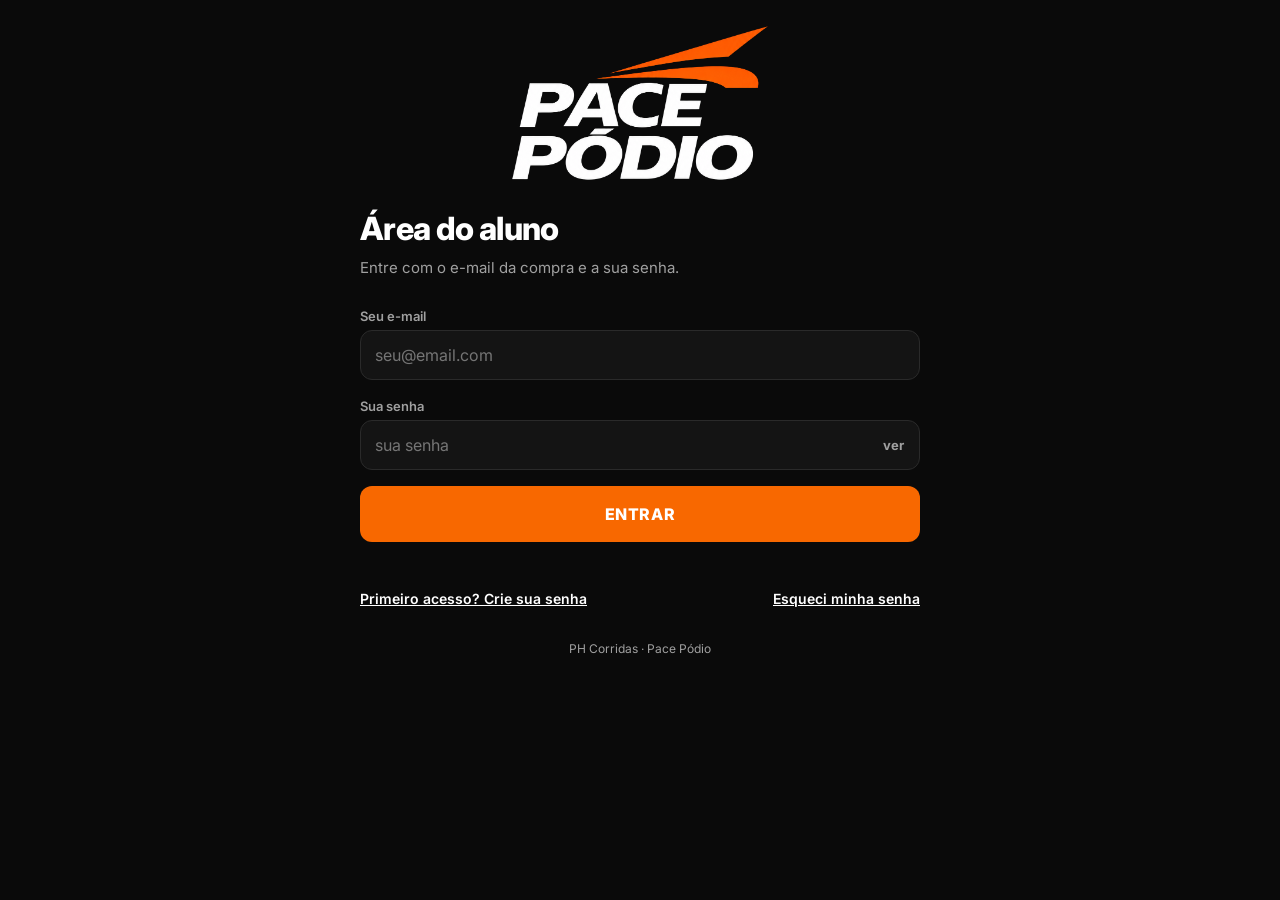
<file: pacepodio/treinos/planilha-nova/index.html>
<!DOCTYPE html>
<html lang="pt-BR">
<head>
<meta charset="utf-8">
<meta name="viewport" content="width=device-width, initial-scale=1">
<title>Pace Pódio | Sua planilha</title>
<meta name="robots" content="noindex">
<link rel="preconnect" href="https://fonts.googleapis.com">
<link rel="preconnect" href="https://fonts.gstatic.com" crossorigin>
<link href="https://fonts.googleapis.com/css2?family=Inter:wght@400;500;600;700;800;900&display=swap" rel="stylesheet">
<link rel="stylesheet" href="/pacepodio/estilo.css?v=1">
<style>
  /* ajuste (1a planilha, 7 dias) e nova planilha (dia 27): regra do Paulo 01/11.
     As regras valem no servidor (/api/planilha); aqui so o formulario e a confirmacao. */
  .np-topo{margin-bottom:22px}
  .np-topo h1{font-size:26px;margin-bottom:8px}
  .np-topo p{color:var(--texto-fraco);font-size:15px;line-height:1.5}
  .sugestao{font-size:13px;color:var(--texto-fraco);margin:-6px 0 14px;line-height:1.5}
  .conf-linha{display:flex;justify-content:space-between;gap:12px;padding:12px 0;border-bottom:1px solid var(--linha);font-size:15px}
  .conf-linha span:first-child{color:var(--texto-fraco)}
  .conf-linha b{text-align:right}
  .conf-linha .antes{color:var(--texto-fraco);font-weight:500;text-decoration:line-through;margin-right:6px}
  .checks{margin:22px 0 8px;display:flex;flex-direction:column;gap:12px}
  /* Paulo 01/11: as 3 perguntas estavam escuras demais; caixa branca grande, texto branco forte */
  .check{display:flex;gap:14px;align-items:flex-start;padding:16px;border:2px solid #5a5a5a;border-radius:12px;cursor:pointer;font-size:16px;font-weight:600;line-height:1.45;color:#fff;background:#1c1c1c}
  .check input{appearance:none;-webkit-appearance:none;width:26px;height:26px;flex:none;margin-top:0;border:2.5px solid #fff;border-radius:7px;background:transparent;display:grid;place-items:center;cursor:pointer}
  .check input:checked{background:var(--laranja);border-color:var(--laranja)}
  .check input:checked::after{content:"";width:7px;height:13px;border:solid #fff;border-width:0 3px 3px 0;transform:rotate(45deg) translate(-1px,-1px)}
  .check:has(input:checked){border-color:var(--laranja);background:rgba(248,104,0,.12)}
  .aviso-final{font-size:14px;color:#ffc4c4;background:rgba(255,82,82,.1);border:1px solid rgba(255,82,82,.4);border-radius:12px;padding:12px 14px;margin:14px 0 18px;line-height:1.5}
  .btn:disabled{opacity:.4;cursor:not-allowed}
  .msg{text-align:center;padding:30px 0}
  .msg p{color:var(--texto-fraco);line-height:1.6;margin:10px 0 24px}
</style>
</head>
<body>
<div class="wrap">
  <img class="logo" src="/pacepodio/logo-pace-podio.png" alt="Pace Pódio">

  <section class="tela ativa" id="tela-carregando"><div class="msg"><p>Carregando...</p></div></section>

  <section class="tela" id="tela-msg">
    <div class="msg"><h2 class="pergunta" id="msg-tit"></h2><p id="msg-txt"></p>
      <a class="btn" href="/pacepodio/treinos/">VOLTAR PARA A ÁREA</a></div>
  </section>

  <section class="tela" id="tela-dist">
    <div class="np-topo"><h1 id="np-tit"></h1><p id="np-sub"></p></div>
    <p class="passo">PERGUNTA 1 DE 3</p>
    <h2 class="pergunta">Qual corrida você quer baixar o tempo?</h2>
    <div class="opcoes">
      <button class="opcao" data-dist="5" onclick="escolherDist(5)">5 km</button>
      <button class="opcao" data-dist="10" onclick="escolherDist(10)">10 km</button>
    </div>
    <a class="voltar" href="/pacepodio/treinos/">Voltar</a>
  </section>

  <section class="tela" id="tela-dias">
    <p class="passo">PERGUNTA 2 DE 3</p>
    <h2 class="pergunta">Quais dias da semana você consegue treinar?</h2>
    <p class="ajuda">Marque só os dias que você consegue manter toda semana.</p>
    <div class="dias" id="opcoes-dias">
      <button class="opcao" data-dia="1" onclick="marcarDia(1)">Segunda</button>
      <button class="opcao" data-dia="2" onclick="marcarDia(2)">Terça</button>
      <button class="opcao" data-dia="3" onclick="marcarDia(3)">Quarta</button>
      <button class="opcao" data-dia="4" onclick="marcarDia(4)">Quinta</button>
      <button class="opcao" data-dia="5" onclick="marcarDia(5)">Sexta</button>
      <button class="opcao" data-dia="6" onclick="marcarDia(6)">Sábado</button>
      <button class="opcao" data-dia="7" onclick="marcarDia(7)">Domingo</button>
    </div>
    <p class="obs-dias" id="obs-dias"></p>
    <p class="erro" id="erro-dias"></p>
    <button class="btn" id="btn-dias" onclick="seguirDias()">CONTINUAR</button>
    <button class="voltar" onclick="irPara('tela-dist')">Voltar</button>
  </section>

  <section class="tela" id="tela-tempo">
    <p class="passo">PERGUNTA 3 DE 3</p>
    <h2 class="pergunta" id="np-pergunta-tempo"></h2>
    <p class="ajuda" id="np-ajuda-tempo"></p>
    <p class="sugestao" id="np-sugestao" style="display:none"></p>
    <div class="tripla" id="caixas-tempo">
      <div class="campo" id="campo-hora">
        <label for="hora">Horas</label>
        <input id="hora" autocomplete="off" type="number" inputmode="numeric" min="1" max="2" placeholder="0"
               oninput="this.value=this.value.replace(/[^12]/g,'').slice(0,1)">
      </div>
      <div class="campo"><label for="min">Minutos</label><input id="min" autocomplete="off" type="number" inputmode="numeric" min="0" max="59" placeholder="00"></div>
      <div class="campo"><label for="seg">Segundos</label><input id="seg" autocomplete="off" type="number" inputmode="numeric" min="0" max="59" placeholder="00"></div>
    </div>
    <p class="erro" id="erro-tempo"></p>
    <button class="btn" onclick="seguirTempo()">CONTINUAR</button>
    <button class="voltar" onclick="irPara('tela-dias')">Voltar</button>
  </section>

  <section class="tela" id="tela-conf">
    <h2 class="pergunta">Confere antes de confirmar</h2>
    <div id="conf-resumo"></div>
    <div class="checks" id="conf-checks"></div>
    <p class="aviso-final" id="conf-aviso"></p>
    <p class="erro" id="erro-conf"></p>
    <button class="btn" id="btn-confirmar" disabled onclick="confirmar()"></button>
    <button class="voltar" onclick="irPara('tela-dist')">VOLTAR E CORRIGIR</button>
  </section>
</div>

<script src="/pacepodio/motor.js?v=1"></script>
<script>
var MODO = new URLSearchParams(location.search).get('modo') === 'nova' ? 'nova' : 'ajuste';
var aluno = null, est = null;
var np = { distancia: null, min: null, seg: 0, dias: [], obsVista: false };
try { aluno = JSON.parse(localStorage.getItem('pp-aluno') || 'null'); } catch(e){}

function mensagem(tit, txt){
  document.getElementById('msg-tit').textContent = tit;
  document.getElementById('msg-txt').textContent = txt;
  irPara('tela-msg');
}
function nomesDias(ds){ return ds.map(function(d){ return NOMES_DIAS[d].slice(0,3); }).join(', '); }
function tempoTxt(min, seg){ return segParaTempo(min*60 + seg); }

function escolherDist(d){
  var mudou = np.distancia !== d;   // Paulo 15/11: tocar na mesma distância não apaga o tempo digitado
  np.distancia = d;
  var ops = document.querySelectorAll('.opcao[data-dist]');
  for (var i=0;i<ops.length;i++) ops[i].classList.toggle('marcada', Number(ops[i].dataset.dist) === d);
  prepararTempo(mudou);
  setTimeout(function(){ irPara('tela-dias'); }, 180);
}

function pintarDias(){
  var ops = document.querySelectorAll('.opcao[data-dia]');
  for (var k=0;k<ops.length;k++) ops[k].classList.toggle('marcada', np.dias.indexOf(Number(ops[k].dataset.dia)) >= 0);
}
function marcarDia(n){
  var i = np.dias.indexOf(n), e = document.getElementById('erro-dias');
  if (i >= 0) np.dias.splice(i, 1);
  else {
    if (np.dias.length >= 6){ e.textContent = 'Um dia de descanso geral na semana faz parte do método pra sua evolução na corrida.'; return; }
    np.dias.push(n);
  }
  np.dias.sort(function(a,b){ return a-b; });
  e.textContent = ''; np.obsVista = false;
  var o = document.getElementById('obs-dias'); o.textContent = ''; o.classList.remove('on');
  document.getElementById('btn-dias').textContent = 'CONTINUAR';
  pintarDias();
}
// mesma trava mole do formulario de compra (obsDias do motor.js)
function seguirDias(){
  var e = document.getElementById('erro-dias'), o = document.getElementById('obs-dias'), b = document.getElementById('btn-dias');
  if (np.dias.length < 2){ e.textContent = 'Marque pelo menos 2 dias da semana.'; return; }
  e.textContent = '';
  var obs = obsDias(np.dias);
  if (obs && !np.obsVista){ o.textContent = obs; o.classList.add('on'); b.textContent = 'SEGUIR ASSIM MESMO'; np.obsVista = true; return; }
  irPara('tela-tempo');
}

function prepararTempo(limpar){
  var d = np.distancia, t10 = d === 10;
  document.getElementById('np-pergunta-tempo').textContent = 'Qual o seu tempo exato nos ' + d + ' km hoje?';
  document.getElementById('np-ajuda-tempo').textContent = 'Use seu melhor tempo dos últimos 15 dias, ou o da última vez que você correu ' + d +
    ' km. Se você usar um recorde pessoal de meses atrás, o treino vai sair forte demais para você.';
  document.getElementById('campo-hora').style.display = t10 ? '' : 'none';
  document.getElementById('caixas-tempo').className = t10 ? 'tripla' : 'dupla';
  // Paulo 15/11: na nova planilha nada vem preenchido (sem previsão); no ajuste, o tempo que ele colocou na compra
  document.getElementById('np-sugestao').style.display = 'none';
  if (!limpar) return;   // mesma distância: mantém o que ele digitou
  var a = est.atual, totSeg = (MODO === 'ajuste' && d === a.distancia) ? a.minutos*60 + a.segundos : null;
  var h = document.getElementById('hora'), m = document.getElementById('min'), sg = document.getElementById('seg');
  if (totSeg === null){ h.value = ''; m.value = ''; sg.value = ''; return; }
  var mm = Math.floor(totSeg/60), ss = totSeg % 60;
  h.value = (t10 && mm >= 60) ? String(Math.floor(mm/60)) : '';
  m.value = String(t10 ? mm % 60 : mm); sg.value = String(ss).padStart(2,'0');
}

// mesma validacao do formulario de compra (calcular no motor.js)
function seguirTempo(){
  var d = np.distancia, e = document.getElementById('erro-tempo');
  var hh = d === 5 ? 0 : Number(document.getElementById('hora').value || 0);
  var minRaw = document.getElementById('min').value, ss = Number(document.getElementById('seg').value || 0);
  if (hh !== 0 && hh !== 1 && hh !== 2){ e.textContent = 'A hora só pode ser 1 ou 2. Correu abaixo de 1 hora? Deixe a hora em branco.'; return; }
  if (minRaw === ''){ e.textContent = 'Coloque os minutos do seu tempo, tipo 43.'; return; }
  var mm = Number(minRaw);
  if (isNaN(mm) || mm < 0 || mm > 59){ e.textContent = 'Os minutos vão de 0 a 59.'; return; }
  if (ss < 0 || ss > 59 || !Number.isInteger(ss)){ e.textContent = 'Os segundos vão de 0 a 59.'; return; }
  var tot = hh*60 + mm;
  var recorde = d === 5 ? 12*60+35 : 26*60+11;
  if (tot*60 + ss < recorde){ e.textContent = 'Esse tempo é mais rápido que o recorde mundial. Confere aí.'; return; }
  if ((tot + ss/60)/d > 15){ e.textContent = 'Esse tempo parece de caminhada. Confere aí.'; return; }
  e.textContent = '';
  np.min = tot; np.seg = ss;
  montarConfirmacao();
  irPara('tela-conf');
}

function linha(rotulo, antes, depois){
  var mudou = antes !== depois;
  return '<div class="conf-linha"><span>' + rotulo + '</span><b>' + (mudou ? '<span class="antes">' + antes + '</span>' : '') +
    depois + '</b></div>';
}
function montarConfirmacao(){
  var a = est.atual, prev = prever(np.distancia, np.min, np.seg);
  var html = '';
  if (a.distancia !== np.distancia) html += linha('Corrida', a.distancia + ' km', np.distancia + ' km');
  html += linha('Tempo atual nos ' + np.distancia + ' km', a.distancia === np.distancia ? tempoTxt(a.minutos, a.segundos) : '-', tempoTxt(np.min, np.seg));
  html += linha('Dias de treino', a.qtdDias + ' (' + nomesDias(a.diasSemana) + ')', np.dias.length + ' (' + nomesDias(np.dias) + ')');
  var prevAntes = a.distancia === np.distancia ? segParaTempo(prever(a.distancia, a.minutos, a.segundos).segNovo) : '-';
  html += linha('Previsão em 4 semanas', MODO === 'ajuste' ? prevAntes : segParaTempo(prev.segNovo), segParaTempo(prev.segNovo));
  document.getElementById('conf-resumo').innerHTML = html;
  var checks = ['Esse tempo é de uma prova ou treino forte dos últimos 30 dias (não é chute nem meta)',
                'Esses são os dias que eu consigo treinar de verdade, toda semana'];
  if (MODO === 'ajuste') checks.push('Entendi que esse ajuste pode ser feito somente uma vez');
  document.getElementById('conf-checks').innerHTML = checks.map(function(c){
    return '<label class="check"><input type="checkbox" onchange="conferirChecks()"><span>' + c + '</span></label>';
  }).join('');
  document.getElementById('conf-aviso').textContent = MODO === 'ajuste'
    ? 'Depois de confirmar, sua planilha atual é trocada pela nova. Não dá pra voltar.'
    : 'Depois de confirmar, sua nova planilha substitui a atual.';
  var b = document.getElementById('btn-confirmar');
  b.textContent = MODO === 'ajuste' ? 'CONFIRMAR AJUSTE' : 'GERAR MINHA NOVA PLANILHA';
  conferirChecks();
}
function conferirChecks(){
  var cs = document.querySelectorAll('#conf-checks input'), tudo = cs.length > 0;
  for (var i=0;i<cs.length;i++) if (!cs[i].checked) tudo = false;
  document.getElementById('btn-confirmar').disabled = !tudo;
}

function confirmar(){
  var b = document.getElementById('btn-confirmar'), e = document.getElementById('erro-conf');
  b.disabled = true; var txt = b.textContent; b.textContent = 'Montando sua planilha...';
  fetch('/api/planilha', { method: 'POST', headers: { 'Content-Type': 'application/json', Authorization: 'Bearer ' + aluno.token },
    body: JSON.stringify({ acao: MODO === 'ajuste' ? 'ajustar' : 'gerar', distancia: np.distancia, minutos: np.min, segundos: np.seg,
      qtdDias: np.dias.length, diasSemana: np.dias }) })
    .then(function(r){ return r.json().then(function(j){ return { s: r.status, j: j }; }); })
    .then(function(x){
      if (x.s === 200 && x.j.ok){
        try { localStorage.setItem('pacebaixo_pedido', JSON.stringify({ email: aluno.email })); } catch(err){}
        location.href = '/pacepodio/obrigado.html?email=' + encodeURIComponent(aluno.email);
        return;
      }
      if (x.s === 401){ location.replace('/pacepodio/treinos/'); return; }
      e.textContent = x.s === 403 ? (MODO === 'ajuste' ? 'O prazo do ajuste acabou ou ele já foi usado.' : 'Sua nova planilha ainda não está liberada.')
                                  : 'Não consegui salvar agora. Tenta de novo em instantes.';
      b.textContent = txt; conferirChecks();
    })
    .catch(function(){ e.textContent = 'Sem conexão. Tenta de novo.'; b.textContent = txt; conferirChecks(); });
}

(function iniciar(){
  if (!aluno || !aluno.token){ location.replace('/pacepodio/treinos/'); return; }
  document.getElementById('np-tit').textContent = MODO === 'ajuste' ? 'Ajustar minha planilha' : 'Sua nova planilha';
  document.getElementById('np-sub').textContent = MODO === 'ajuste'
    ? 'Confira as respostas e mude só o que estava errado.'
    : 'Suas 4 semanas fecharam. Coloque o seu tempo de agora e a evolução entra no treino novo.';
  fetch('/api/planilha', { cache: 'no-store', headers: { Authorization: 'Bearer ' + aluno.token } })
    .then(function(r){ if (r.status === 401){ location.replace('/pacepodio/treinos/'); return null; } return r.json(); })
    .then(function(j){
      if (!j) return;
      if (!j.ok){ mensagem('Planilha não encontrada', 'Não achamos uma planilha ligada a esta conta. Fale com a gente no WhatsApp.'); return; }
      est = j;
      if (MODO === 'ajuste' && !j.ajuste.pode){ mensagem('Ajuste indisponível', j.ajuste.usado ? 'Você já usou o seu ajuste.' : 'O ajuste vale só nos 7 primeiros dias da primeira planilha.'); return; }
      if (MODO === 'nova' && !j.nova.pode){ mensagem('Ainda não liberou', j.nova.faltam_dias > 0 ? 'Sua nova planilha libera em ' + j.nova.faltam_dias + (j.nova.faltam_dias === 1 ? ' dia.' : ' dias.') : 'Sua nova planilha libera na renovação do plano.'); return; }
      if (MODO === 'ajuste'){   // ajuste (1ª semana): continua preenchido para corrigir só o que estava errado
        np.dias = (j.atual.diasSemana || []).slice(); pintarDias();
        var ops = document.querySelectorAll('.opcao[data-dist]');
        for (var i=0;i<ops.length;i++) ops[i].classList.toggle('marcada', Number(ops[i].dataset.dist) === j.atual.distancia);
        np.distancia = j.atual.distancia; prepararTempo(true);
      }   // nova planilha (Paulo 15/11): distância, dias e tempo vêm em branco
      irPara('tela-dist');
    })
    .catch(function(){ mensagem('Sem conexão', 'Não consegui carregar sua planilha. Tenta de novo em instantes.'); });
})();
</script>
</body>
</html>
</file>
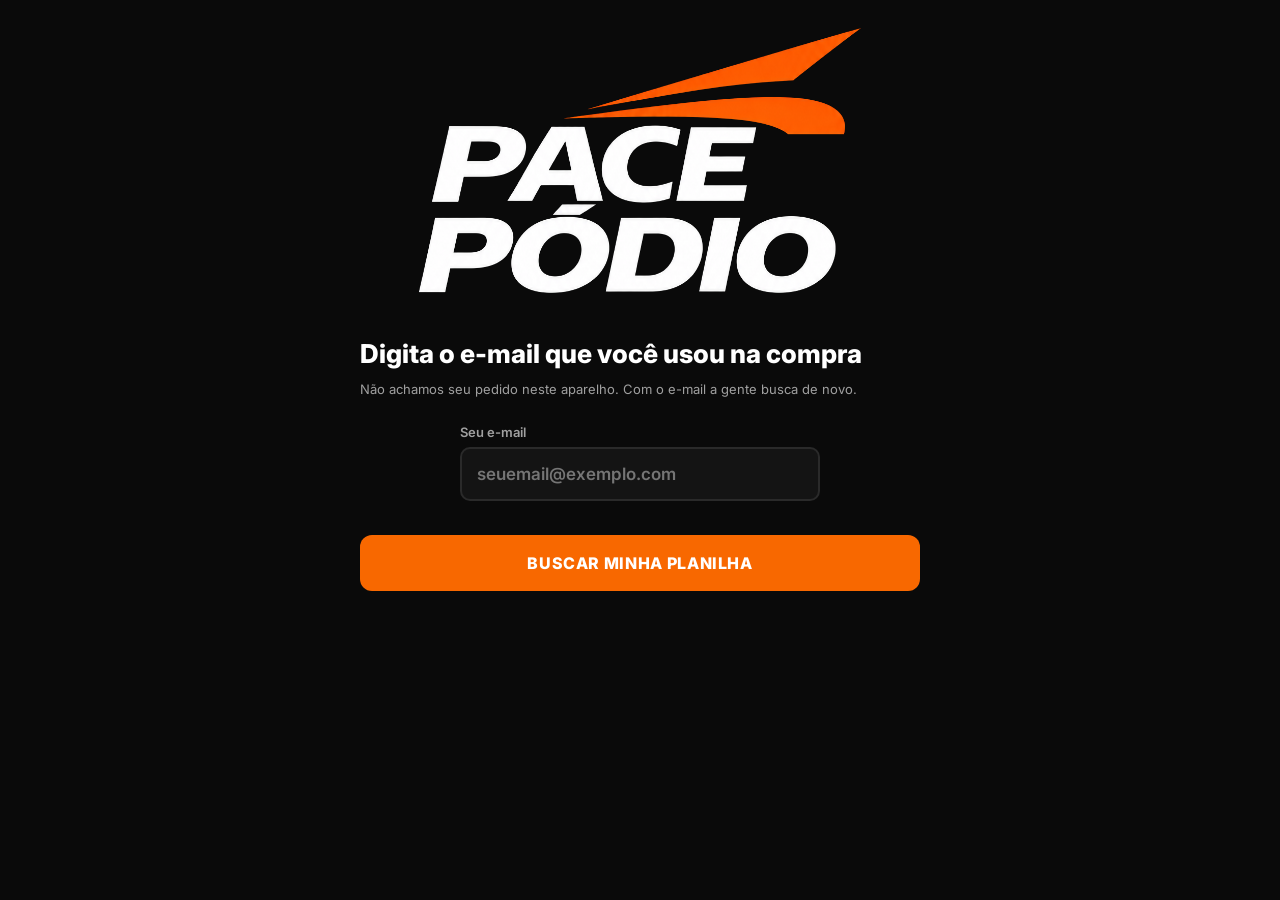
<file: pacepodio/obrigado.html>
<!DOCTYPE html>
<html lang="pt-BR">
<head>
<meta charset="utf-8">
<meta name="viewport" content="width=device-width, initial-scale=1">
<title>Pace Pódio | Sua planilha</title>
<meta name="robots" content="noindex">
<link rel="preconnect" href="https://fonts.googleapis.com">
<link rel="preconnect" href="https://fonts.gstatic.com" crossorigin>
<link href="https://fonts.googleapis.com/css2?family=Inter:wght@400;500;600;700;800;900&display=swap" rel="stylesheet">
<link rel="stylesheet" href="/pacepodio/estilo.css?v=1">
<style>
  .espera{ text-align:center; padding:40px 0; }
  .espera .spinner{
    width:36px; height:36px; margin:0 auto 20px;
    border:4px solid #2A2A2A; border-top-color:var(--laranja);
    border-radius:50%; animation:girar 0.9s linear infinite;
  }
  @keyframes girar{ to{ transform:rotate(360deg); } }
  .busca-campo{ max-width:360px; margin:0 auto; }
  .cd-rot{ font-weight:700; margin:22px 0 10px; }
  /* ===== 2 cards de acesso (planilha + area de membros), pedido do Paulo 01/11 =====
     o bloco fica mais largo que o .wrap (560px) no PC para os cards caberem lado a lado */
  .ac{width:min(860px,calc(100vw - 32px));margin:0 0 32px calc(50% - min(430px,50vw - 16px))}
  .ac-topo{text-align:center;margin-bottom:22px}
  .ac-ok{display:inline-block;margin:0 0 8px;padding:6px 12px;border-radius:99px;background:rgba(0,230,118,.12);color:var(--verde);font-size:13px;font-weight:700}
  .ac-topo h1{font-size:24px;font-weight:900;line-height:1.2;margin:4px 0 8px}
  .ac-topo p{color:var(--texto-fraco);font-size:15px;line-height:1.5;margin:0}
  .ac-duo{display:grid;grid-template-columns:1fr;gap:14px}
  @media(min-width:720px){.ac-duo{grid-template-columns:1fr 1fr}}
  .ac-c{display:flex;flex-direction:column;border-radius:18px;overflow:hidden;background:var(--carvao);border:1px solid var(--linha);text-decoration:none;color:#fff}
  .ac-c.um{border:2px solid var(--laranja)}
  .ac-c.dois{border:2px solid #fff}
  .ac-foto{position:relative;height:240px;background:center/cover no-repeat}
  .ac-foto::after,.ac-mos::after{content:"";position:absolute;inset:0;background:linear-gradient(180deg,rgba(0,0,0,0) 55%,rgba(20,20,20,1) 100%)}
  .ac-selo{position:absolute;top:12px;left:12px;z-index:2;background:rgba(0,0,0,.65);border-radius:10px;padding:6px 9px}
  .ac-selo img{height:20px;display:block}
  .ac-mos{display:grid;grid-template-columns:1fr 1fr;grid-template-rows:1fr 1fr;gap:2px;height:240px;position:relative}
  .ac-mos div{background:center/cover no-repeat;position:relative}
  .ac-mos .trava{filter:saturate(.3) brightness(.7)}
  .ac-mos .trava::before{content:"\1F512";position:absolute;top:8px;right:8px;font-size:15px;background:rgba(0,0,0,.6);border-radius:99px;padding:3px 6px}
  .ac-mos .trava.esq::before{top:34px;left:10px;right:auto}
  .ac-tag{position:absolute;top:50%;left:50%;transform:translate(-50%,-50%);z-index:3;white-space:nowrap;background:var(--laranja);color:#fff;font-size:14px;font-weight:900;letter-spacing:.7px;padding:8px 14px;border-radius:9px;box-shadow:0 6px 20px rgba(0,0,0,.55);border:2px solid #fff}
  .ac-wa{position:absolute;right:14px;bottom:14px;z-index:3;width:78px;height:78px}
  .ac-wa svg{width:100%;height:100%;fill:#fff;filter:drop-shadow(0 2px 8px rgba(0,0,0,.75))}
  @media(min-width:720px){.ac-wa{width:86px;height:86px}.ac-tag{font-size:15.5px}}
  /* celular: os 2 cards cabem na primeira tela (o da area nao pode ficar escondido embaixo) */
  @media(max-width:719px){
    .ac-topo{margin-bottom:16px}.ac-topo h1{font-size:22px}
    .ac-foto{height:150px;background-position:center 22%}.ac-mos{height:170px}
    .ac-c.um .ac-sub{display:none}
    .ac-txt{padding:2px 16px 16px;gap:4px}.ac-tit{font-size:18px}
    .ac-bt{margin-top:8px;padding:13px}
    .ac-wa{width:54px;height:54px;right:10px;bottom:10px}
    .ac-tag{font-size:13px;padding:7px 12px}
    .ac-mos .trava.esq::before{top:26px}
  }
  .ac-txt{padding:4px 18px 18px;display:flex;flex-direction:column;gap:6px;flex:1}
  .ac-tit{font-size:20px;font-weight:800;line-height:1.2}
  .ac-sub{font-size:14px;line-height:1.45;color:rgba(255,255,255,.8);flex:1}
  .ac-bt{margin-top:10px;display:block;text-align:center;padding:15px;border-radius:12px;font-weight:800;font-size:15px;letter-spacing:.3px}
  .ac-c.um .ac-bt{background:var(--laranja)}
  .ac-c.dois .ac-bt{background:#fff;color:#0A0A0A}
  /* ===== regra das planilhas (Paulo 01/11): so para quem esta logado na area =====
     ajuste (1a planilha, 7 dias), contagem dos dias 24-26, nova liberada no dia 27,
     mensal com a nova "pronta" travada ate a renovacao. Regras no /api/planilha. */
  .pp-faixa{border-radius:14px;padding:16px;margin:0 0 22px;font-size:15px;line-height:1.5;background:rgba(248,104,0,.1);border:1px solid rgba(248,104,0,.45)}
  .pp-faixa .pp-tit{font-weight:900;font-size:17px;letter-spacing:.3px;margin-bottom:4px}
  .pp-faixa.liberada{background:rgba(0,230,118,.1);border-color:rgba(0,230,118,.5)}
  .pp-faixa.liberada .pp-tit{color:var(--verde)}
  .pp-faixa .btn{margin-top:12px}
  .pp-faixa .pp-destaque{font-size:17px;font-weight:800;line-height:1.4;margin:8px 0}
  .pp-faixa .pp-atencao{font-size:12px;font-weight:800;letter-spacing:.14em;color:var(--laranja);margin-bottom:6px}
  /* 02/11: botao que e link (<a>) saia sublinhado e alinhado a esquerda */
  .pp-faixa a.btn,.pp-oferta a.btn{text-decoration:none;text-align:center}
  .pp-lembrete{margin:-4px 0 12px;padding:10px 14px;border-radius:10px;border:1px dashed rgba(248,104,0,.6);font-size:14px;color:var(--texto-fraco)}
  .pp-lembrete a{color:var(--laranja-claro);font-weight:700}
  .pp-pronta{position:relative;border:2px solid var(--laranja);border-radius:16px;padding:16px;margin:0 0 22px;background:var(--carvao);cursor:pointer}
  .pp-pronta-tit{font-size:19px;font-weight:900;margin-bottom:4px}
  .pp-pronta-prev{font-size:15px;color:var(--texto-fraco);margin-bottom:12px}
  .pp-pronta-prev b{color:var(--verde);font-size:18px}
  .pp-borrado{filter:blur(5px);pointer-events:none;user-select:none;max-height:260px;overflow:hidden;opacity:.85}
  .pp-abrir{display:block;text-align:center;margin-top:12px;font-weight:800;color:var(--laranja-claro);letter-spacing:.3px}
  .pp-oferta{display:none;margin-top:14px;padding-top:14px;border-top:1px solid var(--linha);font-size:15px;line-height:1.55;cursor:default}
  .pp-pronta.aberta .pp-oferta{display:block}
  .pp-pronta.aberta .pp-abrir{display:none}
  .pp-oferta .btn{margin-top:14px}
  /* 02/11 (Paulo): botao de voltar pra area embaixo do PDF; contorno pra nao competir com o laranja */
  .btn-voltar-area{display:block;margin-top:12px;text-align:center;text-decoration:none;background:transparent;color:#fff;border:2px solid #fff;border-radius:12px;padding:16px 20px;font-size:16px;font-weight:800;letter-spacing:.04em}
  .btn-voltar-area:hover{background:rgba(255,255,255,.08)}
  .pp-esperar{display:block;margin:12px auto 0;background:none;border:0;color:var(--texto-fraco);font:inherit;font-size:14px;text-decoration:underline;cursor:pointer}
</style>
</head>
<body>
<div class="wrap">

  <img class="logo" src="/pacepodio/logo-pace-podio.png" alt="Pace Pódio">

  <!-- ===== ESPERANDO CONFIRMACAO ===== -->
  <section class="tela ativa" id="tela-espera">
    <div class="espera">
      <div class="spinner"></div>
      <h2 class="pergunta">Confirmando seu pagamento...</h2>
      <p class="ajuda" id="espera-msg">Isso leva só alguns segundos.</p>
    </div>
  </section>

  <!-- ===== NAO ACHOU O PEDIDO (outro aparelho, cache limpo etc) ===== -->
  <section class="tela" id="tela-buscar">
    <h2 class="pergunta">Digita o e-mail que você usou na compra</h2>
    <p class="ajuda">Não achamos seu pedido neste aparelho. Com o e-mail a gente busca de novo.</p>
    <div class="campos busca-campo">
      <div class="campo">
        <label for="buscar-email">Seu e-mail</label>
        <input id="buscar-email" type="email" inputmode="email" placeholder="seuemail@exemplo.com">
      </div>
    </div>
    <p class="erro" id="erro-buscar"></p>
    <button class="btn" onclick="buscarPorEmail()">BUSCAR MINHA PLANILHA</button>
  </section>

  <!-- ===== PAGAMENTO NAO CONFIRMADO AINDA (timeout) ===== -->
  <!-- ===== PAGO SEM OS DADOS DO TREINO (Paulo 01/11): 3 perguntas e a planilha sai aqui ===== -->
  <section class="tela" id="tela-dados">
    <h2 class="pergunta">Pagamento confirmado! Falta só montar sua planilha</h2>
    <p class="ajuda">Responde 3 perguntas rápidas e a sua planilha sai na hora.</p>
    <p class="cd-rot">1. Qual corrida você quer baixar o tempo?</p>
    <div class="opcoes">
      <button class="opcao" data-cdist="5" onclick="cdDist(5)">5 km</button>
      <button class="opcao" data-cdist="10" onclick="cdDist(10)">10 km</button>
    </div>
    <p class="cd-rot">2. Quais dias da semana você consegue treinar?</p>
    <div class="dias" id="cd-dias">
      <button class="opcao" data-cdia="1" onclick="cdDia(1)">Segunda</button>
      <button class="opcao" data-cdia="2" onclick="cdDia(2)">Terça</button>
      <button class="opcao" data-cdia="3" onclick="cdDia(3)">Quarta</button>
      <button class="opcao" data-cdia="4" onclick="cdDia(4)">Quinta</button>
      <button class="opcao" data-cdia="5" onclick="cdDia(5)">Sexta</button>
      <button class="opcao" data-cdia="6" onclick="cdDia(6)">Sábado</button>
      <button class="opcao" data-cdia="7" onclick="cdDia(7)">Domingo</button>
    </div>
    <p class="cd-rot" id="cd-rot-tempo">3. Qual o seu tempo exato hoje?</p>
    <p class="ajuda">Use seu melhor tempo dos últimos 15 dias. Recorde de meses atrás deixa o treino forte demais.</p>
    <div class="tripla" id="cd-caixas">
      <div class="campo" id="cd-campo-hora"><label for="cd-hora">Horas</label><input id="cd-hora" type="number" inputmode="numeric" min="1" max="2" placeholder="0"></div>
      <div class="campo"><label for="cd-min">Minutos</label><input id="cd-min" type="number" inputmode="numeric" min="0" max="59" placeholder="00"></div>
      <div class="campo"><label for="cd-seg">Segundos</label><input id="cd-seg" type="number" inputmode="numeric" min="0" max="59" placeholder="00"></div>
    </div>
    <p class="erro" id="cd-erro"></p>
    <button class="btn" id="cd-btn" onclick="cdEnviar()">MONTAR MINHA PLANILHA</button>
  </section>

  <!-- ===== REEMBOLSADO ===== -->
  <section class="tela" id="tela-reembolso">
    <h2 class="pergunta">Esse pedido foi reembolsado</h2>
    <p class="ajuda">O pagamento foi devolvido, então a planilha e a área do aluno não estão mais liberadas. Se foi engano, fale com a Hotmart.</p>
  </section>

  <section class="tela" id="tela-demorando">
    <h2 class="pergunta">Seu pagamento ainda não foi confirmado</h2>
    <p class="ajuda">Às vezes a confirmação demora um pouco mais. Se você já pagou, espera mais um minuto e atualiza a página. Se preferir, chama a gente no WhatsApp que já resolvemos.</p>
    <button class="btn" onclick="location.reload()">ATUALIZAR PÁGINA</button>
  </section>

  <!-- ===== PLANILHA COMPLETA (mesma estrutura do index.html, nao duplicar logica) ===== -->
  <section class="tela" id="tela-plano">
    <!-- compra feita com outro e-mail: avisa com qual entrar (mascarado, LGPD) -->
    <div class="pp-faixa" id="aviso-email" style="display:none"></div>
    <!-- 2 cards de acesso: escondido quando o aluno chega pela propria area de membros -->
    <div class="ac" id="acessos" style="display:none">
      <div class="ac-topo">
        <span class="ac-ok">&#10003; Pagamento confirmado</span>
        <h1>Bem-vindo ao Pace Pódio</h1>
        <p>Tudo que é seu está aqui embaixo.</p>
      </div>
      <div class="ac-duo">
        <a class="ac-c um" href="#planilha" id="ac-planilha">
          <div class="ac-foto" style="background-image:url(/pacepodio/treinos/img/card-pacepodio.jpg)"><span class="ac-selo"><img src="/pacepodio/logo-pace-podio.png" alt=""></span></div>
          <div class="ac-txt"><div class="ac-tit">Sua planilha de corrida</div><div class="ac-sub">Montada para o seu tempo de prova e os seus dias de treino. Abre aqui e baixa em PDF.</div><span class="ac-bt">VER MINHA PLANILHA</span></div>
        </a>
        <a class="ac-c dois" href="/pacepodio/treinos/">
          <div class="ac-mos">
            <div style="background-image:url(/pacepodio/treinos/img/card-pacepodio.jpg)"></div>
            <div class="bonus" style="background-image:url(/pacepodio/treinos/img/card-fortalecimento.jpg)"></div>
            <div class="bonus esq" style="background-image:url(/pacepodio/treinos/img/card-alimentacao.jpg)"></div>
            <div style="background-image:url(/pacepodio/treinos/img/card-grupo.jpg)"></div>
            <span class="ac-tag">ÁREA DE MEMBROS</span>
            <span class="ac-wa" aria-hidden="true"><svg viewBox="0 0 24 24"><path d="M17.472 14.382c-.297-.149-1.758-.867-2.03-.967-.273-.099-.471-.148-.67.15-.197.297-.767.966-.94 1.164-.173.199-.347.223-.644.075-.297-.15-1.255-.463-2.39-1.475-.883-.788-1.48-1.761-1.653-2.059-.173-.297-.018-.458.13-.606.134-.133.298-.347.446-.52.149-.174.198-.298.298-.497.099-.198.05-.371-.025-.52-.075-.149-.669-1.612-.916-2.207-.242-.579-.487-.5-.669-.51-.173-.008-.371-.01-.57-.01-.198 0-.52.074-.792.372-.272.297-1.04 1.016-1.04 2.479 0 1.462 1.065 2.875 1.213 3.074.149.198 2.096 3.2 5.077 4.487.709.306 1.262.489 1.694.625.712.227 1.36.195 1.871.118.571-.085 1.758-.719 2.006-1.413.248-.694.248-1.289.173-1.413-.074-.124-.272-.198-.57-.347m-5.421 7.403h-.004a9.87 9.87 0 01-5.031-1.378l-.361-.214-3.741.982.998-3.648-.235-.374a9.86 9.86 0 01-1.51-5.26c.001-5.45 4.436-9.884 9.888-9.884 2.64 0 5.122 1.03 6.988 2.898a9.825 9.825 0 012.893 6.994c-.003 5.45-4.437 9.884-9.885 9.884m8.413-18.297A11.815 11.815 0 0012.05 0C5.495 0 .16 5.335.157 11.892c0 2.096.547 4.142 1.588 5.945L.057 24l6.305-1.654a11.882 11.882 0 005.683 1.448h.005c6.554 0 11.89-5.335 11.893-11.893a11.821 11.821 0 00-3.48-8.413Z"/></svg></span>
          </div>
          <div class="ac-txt"><div class="ac-tit">Área de Membros Pace Pódio</div><div class="ac-sub" id="ac-linha">Treinos, fortalecimento, alimentação e grupo VIP.</div><span class="ac-bt">ENTRAR NA MINHA ÁREA</span></div>
        </a>
      </div>
    </div>
    <div id="pp-regra"></div>
    <div class="plano-topo" id="planilha">
      <div class="plano-head">
        <img class="plano-logo" src="/pacepodio/logo-pace-podio.png" alt="Pace Pódio">
        <h2>Sua planilha completa</h2>
      </div>
      <p id="plano-sub"></p>
    </div>
    <div class="ciclo-teste" id="bloco-ciclo" style="display:none">
      <p class="ciclo-label">Ciclo (teste interno, escolhe qual dos 4 meses ver):</p>
      <div class="dias" id="opcoes-ciclo">
        <button class="opcao marcada" data-ciclo="1" onclick="escolherCiclo(1)">M1</button>
        <button class="opcao" data-ciclo="2" onclick="escolherCiclo(2)">M2</button>
        <button class="opcao" data-ciclo="3" onclick="escolherCiclo(3)">M3</button>
        <button class="opcao" data-ciclo="4" onclick="escolherCiclo(4)">M4</button>
      </div>
    </div>
    <p class="obs-plano" id="obs-plano" style="display:none"></p>
    <div id="plano-corpo"></div>
    <button class="btn" onclick="baixarPDFAtual(this)">BAIXAR MINHA PLANILHA (PDF)</button>
    <a class="btn-voltar-area" href="/pacepodio/treinos/">VOLTAR PARA A ÁREA DO ALUNO</a>
  </section>

</div>

<script src="/pacepodio/jspdf.umd.min.js"></script>
<script src="/pacepodio/pdfgen.js?v=5"></script>
<script src="/pacepodio/motor.js?v=1"></script>
<script>
/* ============================================================
   PAGINA DE OBRIGADO: pega o pedido (localStorage ou email digitado),
   consulta o status no servidor e so mostra a planilha quando o
   webhook da Hotmart confirmou o pagamento. Reaproveita resp/verPlano
   do motor.js, nao duplica a logica de montar o plano.
   ============================================================ */
var CHAVE_PEDIDO_LOCAL = 'pacebaixo_pedido';
var TENTATIVAS_MAX = 20;   // ~1 min de polling (3s cada)
var tentativas = 0;

// 02/11 (Paulo): aba aberta antes de um ajuste/planilha nova guardava a planilha
// velha e o PDF saia antigo. Quando o aluno volta pra aba e antes do PDF, busca o
// pedido atual no servidor; se mudou, redesenha a tela e o PDF sai com a nova.
var emailPlano = null;
var conferidoEm = 0;
var FRESCO_MS = 15000;   // conferiu ha menos de 15s: gera o PDF direto (download no mesmo toque)
function chavePlano(){
  return [resp.distancia, resp.min, resp.seg, resp.dias, (resp.diasSemana || []).join(','), resp.ciclo].join('|');
}
function atualizarPlano(){
  if (!emailPlano) return Promise.resolve(false);
  return fetch('/api/consultar-pedido?email=' + encodeURIComponent(emailPlano), { cache: 'no-store' })
    .then(function(r){ return r.ok ? r.json() : null; })
    .then(function(out){
      var p = out && out.ok && out.pedido;
      if (!p || p.status !== 'pago' || p.sem_dados) return false;
      conferidoEm = Date.now();
      var antes = chavePlano();
      preencherRespComPedido(p);
      if (chavePlano() === antes) return false;
      verPlano();
      var bc = document.getElementById('bloco-ciclo');
      if (bc) bc.style.display = 'none';
      mostrarRegraPlanilha(p.email || emailPlano);
      return true;
    })
    .catch(function(){ return false; });
}
function baixarPDFAtual(btn){
  if (btn.disabled) return;
  if (Date.now() - conferidoEm < FRESCO_MS) { baixarPDF(); return; }
  btn.disabled = true; btn.textContent = 'Gerando PDF...';
  atualizarPlano().then(function(){
    btn.disabled = false; btn.textContent = 'BAIXAR MINHA PLANILHA (PDF)';
    baixarPDF();
  });
}
function planoNaTela(){
  var t = document.getElementById('tela-plano');
  return !!t && t.classList.contains('ativa');
}
document.addEventListener('visibilitychange', function(){
  if (document.visibilityState === 'visible' && planoNaTela()) atualizarPlano();
});
window.addEventListener('pageshow', function(e){ if (e.persisted && planoNaTela()) atualizarPlano(); });

function preencherRespComPedido(p){
  resp.distancia = p.distancia;
  resp.min = p.minutos;
  resp.seg = p.segundos;
  resp.dias = p.qtdDias;
  resp.diasSemana = p.diasSemana || [];
  resp.obsDias = '';
  resp.ciclo = Number(p.ciclo) || 1;   // 01/11: planilha nova avanca o modelo M1-M4 (gravado pelo /api/planilha)
}

// 2 cards de acesso no topo da planilha. Quem veio da propria area de membros
// (card Pace Podio) ja esta logado la, entao nao repete o "pagamento confirmado".
// Mensal: fortalecimento e alimentacao com cadeado e linha sem prometer os bonus.
function mostrarAcessos(plano){
  var bloco = document.getElementById('acessos');
  if (!bloco) return;
  if ((document.referrer || '').indexOf('/pacepodio/treinos') > -1) return;
  if (plano === 'mensal'){
    var b = bloco.querySelectorAll('.bonus');
    for (var i=0;i<b.length;i++) b[i].classList.add('trava');
    document.getElementById('ac-linha').textContent = 'Treinos, grupo VIP e bônus do anual.';
  }
  bloco.style.display = 'block';
  document.getElementById('ac-planilha').addEventListener('click', function(ev){
    ev.preventDefault();
    document.getElementById('planilha').scrollIntoView({ behavior:'smooth', block:'start' });
  });
}

// ===== regra das planilhas (Paulo 01/11) =====
var NP_URL = '/pacepodio/treinos/planilha-nova/';
function ddmm(ts){ var d = new Date(ts); return String(d.getDate()).padStart(2,'0') + '/' + String(d.getMonth()+1).padStart(2,'0'); }
function mostrarRegraPlanilha(emailPedido){
  var aluno = null;
  try { aluno = JSON.parse(localStorage.getItem('pp-aluno') || 'null'); } catch(e){}
  if (!aluno || !aluno.token) return;   // so quem esta logado na area de membros
  if (String(aluno.email || '').toLowerCase() !== String(emailPedido || '').toLowerCase()) return;
  fetch('/api/planilha', { cache: 'no-store', headers: { Authorization: 'Bearer ' + aluno.token } })
    .then(function(r){ return r.ok ? r.json() : null; })
    .then(function(j){ if (j && j.ok) pintarRegra(j, aluno); })
    .catch(function(){});
}
function pintarRegra(j, aluno){
  var box = document.getElementById('pp-regra'), html = '';
  if (j.ajuste.pode){
    // Paulo 02/11: texto direto, e o ajuste fica SO aqui (saiu o lembrete da semana 1)
    // Paulo 03/11: rotulo ATENCAO pequeno em laranja em cima (estilo do .passo)
    html = '<div class="pp-faixa"><div class="pp-atencao">ATENÇÃO</div><div>Durante a primeira semana, se os treinos ficarem fortes ou fracos demais, ou se os ' +
      j.atual.qtdDias + ' dias por semana não couberem na sua rotina, volte aqui e reajuste sua planilha. ' +
      'Você pode fazer isso 1 vez, até <b>' + ddmm(j.ajuste.ate) + '</b>.</div>' +
      '<a class="btn" href="' + NP_URL + '?modo=ajuste">REAJUSTAR MINHA PLANILHA</a></div>';
  } else if (j.nova.pode){
    // 06/11 (Paulo): nao empurrar a troca no dia; so pedir depois de terminar a atual
    html = '<div class="pp-faixa liberada"><div class="pp-tit">NOVA PLANILHA LIBERADA</div><div>Sua nova planilha já está liberada.</div>' +
      '<div class="pp-destaque">Só solicite a nova planilha depois de terminar a atual, porque você vai precisar fazer uma nova avaliação em nosso site.</div>' +
      '<div>Não precisa ser hoje. Você pode entrar no site no dia que quiser para solicitar sua nova planilha.</div>' +
      '<a class="btn" href="' + NP_URL + '?modo=nova">GERAR MINHA NOVA PLANILHA</a></div>';
  } else if (j.nova.travada){
    html = cardPronta(j, aluno);
  } else if (j.ativo && j.nova.faltam_dias >= 1 && j.nova.faltam_dias <= 3){
    var n = j.nova.faltam_dias;
    html = '<div class="pp-faixa"><div class="pp-tit">' + (n === 1 ? 'Falta 1 dia' : 'Faltam ' + n + ' dias') +
      ' para liberar sua nova planilha</div><div>Já vai pensando no seu tempo atual.</div></div>';
  }
  box.innerHTML = html;
}
// lembrete embaixo do 1o treino forte da semana 1: e quando ele percebe que errou o tempo
function lembreteSemana1(){
  var sem = document.querySelector('#plano-corpo .semana');
  if (!sem) return;
  var ts = sem.querySelectorAll('.treino'), alvo = null;
  for (var i=0;i<ts.length && !alvo;i++){
    var tx = ts[i].textContent;
    if (/forte|contínuo|Ritmo de prova|Tiros/.test(tx)) alvo = ts[i];
  }
  if (!alvo) return;
  var d = document.createElement('div');
  d.className = 'pp-lembrete';
  d.innerHTML = 'Não conseguiu manter o pace? <a href="' + NP_URL + '?modo=ajuste">Ajuste sua planilha aqui.</a>';
  alvo.parentNode.insertBefore(d, alvo.nextSibling);
}
// mensal no dia 27 sem renovacao paga: a nova aparece pronta, com a semana 1 borrada e a previsao nitida
function cardPronta(j, aluno){
  var a = j.atual, d = a.distancia;
  var base = prever(d, a.minutos, a.segundos).segNovo;          // o tempo dele ao fim desta planilha
  var mm = Math.floor(base/60), ss = base % 60;
  var prevNova = prever(d, mm, ss).segNovo;
  var pl = montarPlano(d, mm, ss, a.qtdDias, a.diasSemana, (a.ciclo % 4) + 1);
  var s1 = pl.semanas[0], semana = '<div class="semana"><div class="semana-tit">Semana 1</div>';
  s1.treinos.forEach(function(t){ semana += '<div class="treino"><div class="treino-dia">' + (t.rotulo || ('DIA ' + t.dia)) +
    '</div><div class="treino-corpo">' + frasesTreino(t) + '</div></div>'; });
  semana += '</div>';
  var dias = j.vence_em ? Math.ceil((j.vence_em - Date.now()) / 86400000) : 0;
  var quando = dias > 1 ? 'Sua nova planilha libera na renovação, em ' + dias + ' dias.'
             : dias === 1 ? 'Sua nova planilha libera na renovação, em 1 dia.'
             : 'Sua nova planilha libera assim que a renovação for paga.';
  // o grupo so entra na oferta quando o mensal NAO tem o grupo (liberacao do lancamento desligada)
  var bonus = 'fortalecimento muscular e alimentação e suplementação para corredores' + (aluno.grupo ? '' : ' e o grupo VIP');
  var link = HOTMART_LINKS.anual + '&email=' + encodeURIComponent(aluno.email);
  return '<div class="pp-pronta" id="pp-pronta" onclick="this.classList.add(\'aberta\')">' +
    '<div class="pp-pronta-tit">Sua nova planilha está pronta &#128274;</div>' +
    '<div class="pp-pronta-prev">Previsão da nova planilha: <b>' + segParaTempo(prevNova) + '</b></div>' +
    '<div class="pp-borrado" aria-hidden="true">' + semana + '</div>' +
    '<span class="pp-abrir">VER MINHA NOVA PLANILHA</span>' +
    '<div class="pp-oferta" onclick="event.stopPropagation()"><div>' + quando + '</div>' +
    '<div style="margin-top:10px"><b>Quer agora?</b> No anual você troca de planilha todo mês e ainda leva ' + bonus + '.</div>' +
    '<a class="btn" href="' + link + '">QUERO O ANUAL</a>' +
    '<button class="pp-esperar" onclick="document.getElementById(\'pp-pronta\').classList.remove(\'aberta\')">Prefiro esperar a renovação</button></div></div>';
}

// ===== pago sem dados do treino: 3 perguntas (Paulo 01/11) =====
var cdEmail = null, cd = { distancia: null, dias: [] };
function cdDist(d){
  cd.distancia = d;
  var ops = document.querySelectorAll('[data-cdist]');
  for (var i=0;i<ops.length;i++) ops[i].classList.toggle('marcada', Number(ops[i].dataset.cdist) === d);
  document.getElementById('cd-campo-hora').style.display = d === 10 ? '' : 'none';
  document.getElementById('cd-caixas').className = d === 10 ? 'tripla' : 'dupla';
  document.getElementById('cd-rot-tempo').textContent = '3. Qual o seu tempo exato nos ' + d + ' km hoje?';
}
function cdDia(n){
  var i = cd.dias.indexOf(n), e = document.getElementById('cd-erro');
  if (i >= 0) cd.dias.splice(i, 1);
  else { if (cd.dias.length >= 6){ e.textContent = 'Um dia de descanso geral na semana faz parte do método.'; return; } cd.dias.push(n); }
  cd.dias.sort(function(a,b){ return a-b; }); e.textContent = '';
  var ops = document.querySelectorAll('[data-cdia]');
  for (var k=0;k<ops.length;k++) ops[k].classList.toggle('marcada', cd.dias.indexOf(Number(ops[k].dataset.cdia)) >= 0);
}
function cdEnviar(){
  var e = document.getElementById('cd-erro'), d = cd.distancia;
  if (!d){ e.textContent = 'Escolhe a distância: 5 km ou 10 km.'; return; }
  if (cd.dias.length < 2){ e.textContent = 'Marque pelo menos 2 dias da semana.'; return; }
  var hh = d === 5 ? 0 : Number(document.getElementById('cd-hora').value || 0);
  var minRaw = document.getElementById('cd-min').value, ss = Number(document.getElementById('cd-seg').value || 0);
  if (hh !== 0 && hh !== 1 && hh !== 2){ e.textContent = 'A hora só pode ser 1 ou 2. Correu abaixo de 1 hora? Deixe a hora em branco.'; return; }
  if (minRaw === ''){ e.textContent = 'Coloque os minutos do seu tempo, tipo 43.'; return; }
  var mm = Number(minRaw);
  if (isNaN(mm) || mm < 0 || mm > 59 || ss < 0 || ss > 59 || !Number.isInteger(ss)){ e.textContent = 'Confere o tempo: minutos e segundos vão de 0 a 59.'; return; }
  var tot = hh*60 + mm, recorde = d === 5 ? 12*60+35 : 26*60+11;
  if (tot*60 + ss < recorde){ e.textContent = 'Esse tempo é mais rápido que o recorde mundial. Confere aí.'; return; }
  if ((tot + ss/60)/d > 15){ e.textContent = 'Esse tempo parece de caminhada. Confere aí.'; return; }
  e.textContent = '';
  var b = document.getElementById('cd-btn'); b.disabled = true; b.textContent = 'Montando sua planilha...';
  fetch('/api/salvar-pedido', { method: 'POST', headers: { 'Content-Type': 'application/json' },
    body: JSON.stringify({ acao: 'completar', email: cdEmail, distancia: d, minutos: tot, segundos: ss, qtdDias: cd.dias.length, diasSemana: cd.dias }) })
    .then(function(r){
      if (!r.ok && r.status !== 409) throw new Error('falhou');
      tentativas = 0; mostrarTela('tela-espera'); consultarEEsperar(cdEmail);
    })
    .catch(function(){ e.textContent = 'Não consegui salvar agora. Tenta de novo em instantes.'; b.disabled = false; b.textContent = 'MONTAR MINHA PLANILHA'; });
}

function mostrarTela(id){
  var telas = document.querySelectorAll('.tela');
  for (var i=0;i<telas.length;i++) telas[i].classList.remove('ativa');
  document.getElementById(id).classList.add('ativa');
}

function consultarEEsperar(email){
  fetch('/api/consultar-pedido?email=' + encodeURIComponent(email))
    .then(function(r){
      if (r.status === 404) { mostrarTela('tela-buscar'); return null; }
      return r.json();
    })
    .then(function(out){
      if (!out) return;
      if (!out.ok) { mostrarTela('tela-buscar'); return; }
      var pedido = out.pedido;
      if (pedido.status === 'reembolsado'){ mostrarTela('tela-reembolso'); return; }
      if (pedido.status === 'pago' && pedido.sem_dados){ cdEmail = email; mostrarTela('tela-dados'); return; }
      if (pedido.status === 'pago'){
        if (pedido.email_compra){
          var av = document.getElementById('aviso-email');
          av.innerHTML = 'Sua compra foi feita com o e-mail <b>' + pedido.email_compra + '</b>. Use esse e-mail pra entrar na área do aluno.';
          av.style.display = '';
        }
        preencherRespComPedido(pedido);
        emailPlano = email;
        conferidoEm = Date.now();
        verPlano();
        // o seletor de ciclo (M1-M4) e ferramenta interna de teste do Paulo;
        // quem pagou ve so o mes 1, nao faz sentido mostrar isso pro aluno.
        var blocoCiclo = document.getElementById('bloco-ciclo');
        if (blocoCiclo) blocoCiclo.style.display = 'none';
        mostrarAcessos(pedido.plano);
        mostrarRegraPlanilha(pedido.email || email);
        mostrarTela('tela-plano');
        return;
      }
      // ainda pendente: tenta de novo em 3s, ate um limite
      tentativas++;
      if (tentativas >= TENTATIVAS_MAX){
        mostrarTela('tela-demorando');
        return;
      }
      setTimeout(function(){ consultarEEsperar(email); }, 3000);
    })
    .catch(function(){
      tentativas++;
      if (tentativas >= TENTATIVAS_MAX){ mostrarTela('tela-demorando'); return; }
      setTimeout(function(){ consultarEEsperar(email); }, 3000);
    });
}

function buscarPorEmail(){
  var campo = document.getElementById('buscar-email');
  var email = (campo && campo.value || '').trim();
  var erro = document.getElementById('erro-buscar');
  if (!/^[^\s@]+@[^\s@]+\.[^\s@]+$/.test(email)){
    if (erro) erro.textContent = 'Digita um e-mail válido.';
    return;
  }
  if (erro) erro.textContent = '';
  try { localStorage.setItem(CHAVE_PEDIDO_LOCAL, JSON.stringify({ email: email })); } catch(e){}
  tentativas = 0;
  mostrarTela('tela-espera');
  consultarEEsperar(email);
}

(function iniciar(){
  var salvo = null;
  try { salvo = JSON.parse(localStorage.getItem(CHAVE_PEDIDO_LOCAL) || 'null'); } catch(e){}
  var params = new URLSearchParams(window.location.search);
  var emailUrl = params.get('email');
  var email = (salvo && salvo.email) || emailUrl;
  if (!email){
    mostrarTela('tela-buscar');
    return;
  }
  consultarEEsperar(email);
})();
</script>
</body>
</html>
</file>
<file: calculadora-caloria/estilo.css>
:root{
    --laranja:#F86800;
    --laranja-claro:#FF8124;
    --verde:#00E676;
    --preto:#0A0A0A;
    --carvao:#141414;
    --linha:#2A2A2A;
    --texto:#FFFFFF;
    --texto-fraco:#A0A0A0;
  }
  *{box-sizing:border-box;margin:0;padding:0}
  body{
    background:var(--preto);
    color:var(--texto);
    font-family:'Inter',system-ui,-apple-system,sans-serif;
    -webkit-font-smoothing:antialiased;
    min-height:100vh;
    display:flex;
    flex-direction:column;
    align-items:center;
    padding:24px 20px 48px;
  }
  .wrap{width:100%;max-width:560px}
  .logo{display:block;height:96px;width:auto;max-width:100%;margin:0 auto 20px}

  .tela{display:none;animation:entra .35s ease}
  .tela.ativa{display:block}
  @keyframes entra{from{opacity:0;transform:translateY(8px)}to{opacity:1;transform:none}}

  h1{
    font-size:clamp(24px,6vw,34px);
    font-weight:800;
    line-height:1.2;
    letter-spacing:-.02em;
    margin-bottom:16px;
  }
  h1 .destaque{color:var(--laranja)}
  .apoio{font-size:clamp(17px,4vw,21px);font-weight:700;margin-bottom:12px}
  .sub{font-size:15px;line-height:1.6;color:var(--texto-fraco);margin-bottom:28px}
  .aviso{
    font-size:13px;line-height:1.55;color:var(--texto);
    background:rgba(248,104,0,.10);border:1px solid var(--laranja);
    border-radius:10px;padding:12px 14px;margin:0 0 24px;
  }

  .btn{
    display:block;width:100%;background:var(--laranja);color:#fff;border:0;
    border-radius:12px;padding:18px 20px;font-family:inherit;font-size:16px;
    font-weight:800;letter-spacing:.04em;cursor:pointer;transition:background .15s;
  }
  .btn:hover{background:var(--laranja-claro)}
  .btn:disabled{background:#3A3A3A;color:#777;cursor:not-allowed}
  .btn-sec{
    display:block;width:100%;background:var(--carvao);color:var(--texto);
    border:2px solid var(--linha);border-radius:12px;padding:16px 20px;
    font-family:inherit;font-size:14px;font-weight:700;cursor:pointer;margin-top:10px;
  }

  .passo{font-size:12px;font-weight:700;letter-spacing:.14em;color:var(--laranja);margin-bottom:14px}
  .pergunta{font-size:clamp(20px,4.6vw,25px);font-weight:800;line-height:1.3;margin-bottom:8px}
  .ajuda{font-size:13px;line-height:1.6;color:var(--texto-fraco);margin-bottom:22px}

  .opcoes{display:grid;gap:12px;margin-bottom:24px}
  .opcao{
    background:var(--carvao);border:2px solid var(--linha);border-radius:12px;
    padding:18px;font-family:inherit;font-size:16px;font-weight:700;color:var(--texto);
    cursor:pointer;text-align:left;transition:border-color .15s,background .15s;
  }
  .opcao .desc{display:block;font-size:12.5px;font-weight:500;color:var(--texto-fraco);margin-top:3px}
  .opcao:hover{border-color:#4A4A4A}
  .opcao.marcada{border-color:var(--laranja);background:rgba(248,104,0,.08)}

  .campos{display:grid;gap:16px;margin-bottom:24px}
  .dupla{display:grid;grid-template-columns:1fr 1fr;gap:12px}
  .campo label{display:block;font-size:13px;font-weight:600;color:var(--texto-fraco);margin-bottom:7px}
  .campo input,.campo select{
    width:100%;background:var(--carvao);border:2px solid var(--linha);border-radius:10px;
    padding:14px;font-family:inherit;font-size:16px;font-weight:600;color:var(--texto);
  }
  .campo input:focus,.campo select:focus{outline:0;border-color:var(--laranja)}

  .numeros{display:grid;grid-template-columns:repeat(4,1fr);gap:8px;margin-bottom:8px}
  .num-btn{
    background:var(--carvao);border:2px solid var(--linha);border-radius:10px;
    padding:14px 2px;text-align:center;font-size:16px;font-weight:800;color:var(--texto);cursor:pointer;
  }
  .num-btn.marcada{border-color:var(--laranja);background:rgba(248,104,0,.08)}

  .erro{color:#FF6B6B;font-size:13px;font-weight:600;margin-bottom:16px;min-height:18px}
  .voltar{background:0;border:0;color:var(--texto-fraco);font-family:inherit;font-size:13px;
    font-weight:600;cursor:pointer;padding:14px 0 0;width:100%}
  .voltar:hover{color:var(--texto)}

  /* ---- atividades estruturadas ---- */
  .atividade{
    background:var(--carvao);border:1px solid var(--linha);border-radius:12px;
    padding:14px 16px;margin-bottom:10px;
  }
  .atividade-topo{display:flex;align-items:center;justify-content:space-between;cursor:pointer}
  .atividade-nome{font-size:15px;font-weight:800}
  .atividade-corpo{display:none;margin-top:12px;padding-top:12px;border-top:1px solid var(--linha)}
  .atividade.on .atividade-corpo{display:block}
  .atividade.on{border-color:var(--laranja)}
  .toggle{
    width:44px;height:26px;border-radius:20px;background:var(--linha);position:relative;flex:0 0 auto;
    transition:background .15s;
  }
  .toggle::after{
    content:'';position:absolute;top:3px;left:3px;width:20px;height:20px;border-radius:50%;
    background:var(--texto-fraco);transition:transform .15s,background .15s;
  }
  .atividade.on .toggle{background:rgba(248,104,0,.35)}
  .atividade.on .toggle::after{transform:translateX(18px);background:var(--laranja)}
  .linha-campo{display:grid;grid-template-columns:1fr 1fr;gap:10px;margin-bottom:10px}
  .linha-campo:last-child{margin-bottom:0}
  .linha-campo label{display:block;font-size:11.5px;color:var(--texto-fraco);margin-bottom:5px}
  .linha-campo select,.linha-campo input{
    width:100%;background:var(--preto);border:1px solid var(--linha);border-radius:8px;
    padding:10px;font-family:inherit;font-size:14px;font-weight:600;color:var(--texto);
  }

  /* ---- anamnese alimentar ---- */
  .refeicoes-tabs{display:flex;gap:6px;flex-wrap:wrap;margin-bottom:18px}
  .refeicao-tab{
    background:var(--carvao);border:2px solid var(--linha);border-radius:20px;
    padding:8px 14px;font-size:13px;font-weight:700;color:var(--texto-fraco);cursor:pointer;
    position:relative;
  }
  .refeicao-tab.ativa{border-color:var(--laranja);color:var(--texto);background:rgba(248,104,0,.10)}
  .refeicao-tab .qtd{
    display:inline-block;min-width:16px;height:16px;border-radius:8px;background:var(--laranja);
    color:#fff;font-size:10px;font-weight:800;line-height:16px;text-align:center;margin-left:5px;padding:0 3px;
  }

  .busca-alimento{margin-bottom:14px;position:relative}
  .busca-alimento input{
    width:100%;background:var(--carvao);border:2px solid var(--linha);border-radius:10px;
    padding:14px;font-family:inherit;font-size:15px;font-weight:600;color:var(--texto);
  }
  .busca-alimento input:focus{outline:0;border-color:var(--laranja)}
  #sugestoes-busca{margin-top:8px;display:flex;flex-direction:column;gap:6px}
  .sugestao-item{
    display:flex;justify-content:space-between;align-items:center;width:100%;
    background:var(--carvao);border:1.5px solid var(--verde);border-radius:10px;padding:12px 14px;
    font-family:inherit;font-size:14px;font-weight:600;color:var(--texto);cursor:pointer;text-align:left;
  }
  .sugestao-item:hover{border-color:var(--laranja)}
  .sugestao-porcao{font-size:11.5px;color:var(--texto-fraco);font-weight:500;white-space:nowrap;margin-left:10px}
  .sem-resultado,.sem-item{font-size:13px;color:var(--texto-fraco);padding:8px 2px}
  .seletor-tamanho{background:var(--carvao);border:1px solid var(--linha);border-radius:10px;padding:12px;display:flex;flex-direction:column;gap:6px}
  .seletor-tamanho-titulo{font-size:13px;font-weight:700;margin-bottom:4px}
  .voltar-tamanho{background:0;border:0;color:var(--texto-fraco);font-family:inherit;font-size:12.5px;font-weight:600;cursor:pointer;padding:6px 0 0;text-align:left}
  .voltar-tamanho:hover{color:var(--texto)}
  #itens-refeicao{margin-bottom:10px}

  .alimento{
    display:flex;align-items:center;justify-content:space-between;padding:10px 4px;gap:8px;
    border-bottom:1px solid var(--linha);flex-wrap:wrap;
  }
  .alimento:last-child{border-bottom:0}
  .alimento-nome{font-size:14px;font-weight:600;flex:1;min-width:120px}
  .alimento-porcao{font-size:11.5px;color:var(--texto-fraco);display:block;margin-top:2px}
  .stepper{display:flex;align-items:center;gap:8px;flex:0 0 auto}
  .stepper button{
    width:28px;height:28px;border-radius:8px;border:1px solid var(--linha);background:var(--preto);
    color:var(--texto);font-size:16px;font-weight:800;cursor:pointer;line-height:1;flex:0 0 auto;
  }
  .stepper .qtd-val{min-width:16px;max-width:120px;text-align:center;font-size:12.5px;font-weight:800;line-height:1.2}

  .resumo-fixo{
    position:sticky;bottom:0;background:var(--preto);padding:14px 0 4px;
    border-top:1px solid var(--linha);margin-top:14px;
  }
  .resumo-num{font-size:13px;color:var(--texto-fraco);margin-bottom:10px;text-align:center}
  .resumo-num b{color:var(--texto)}

  /* ---- resultado ---- */
  .res-bloco{
    background:var(--carvao);border:1px solid var(--linha);border-radius:14px;
    padding:18px 20px;margin-bottom:12px;
  }
  .res-rotulo{font-size:12px;font-weight:700;letter-spacing:.1em;color:var(--texto-fraco);margin-bottom:8px;text-transform:uppercase}
  .res-num{font-size:32px;font-weight:900;letter-spacing:-.02em;color:var(--laranja)}
  .res-unid{font-size:14px;color:var(--texto-fraco);font-weight:600;margin-left:4px}
  .res-fonte{font-size:11.5px;color:var(--texto-fraco);margin-top:8px;line-height:1.5}
  .res-dupla{display:grid;grid-template-columns:1fr 1fr;gap:10px}
  .res-dupla .res-num{font-size:26px}

  /* ---- cards de subseção (separa blocos dentro de uma tela) ---- */
  .secao{
    background:var(--carvao);border:1px solid var(--linha);border-radius:14px;
    padding:16px 18px;margin-bottom:14px;
  }
  .secao-titulo{
    font-size:13px;font-weight:800;letter-spacing:.04em;color:var(--verde);
    margin-bottom:12px;text-transform:uppercase;
  }
  .secao .opcoes:last-child,.secao .linha-campo:last-child{margin-bottom:0}

  .res-bloco-bonus{border-color:var(--verde)}

  /* ---- composição corporal (RFM) ---- */
  .rfm-titulo{font-size:17px;font-weight:800;line-height:1.35;margin-bottom:6px}
  .rfm-apoio{font-size:13px;color:var(--texto-fraco);margin-bottom:0}
  .tabela-rfm-tb{width:100%;border-collapse:collapse;margin-top:14px;font-size:13px}
  .tabela-rfm-tb th{text-align:left;font-size:11px;font-weight:700;letter-spacing:.06em;text-transform:uppercase;color:var(--texto-fraco);padding:0 0 8px;border-bottom:1px solid var(--linha)}
  .tabela-rfm-tb td{padding:9px 0;border-bottom:1px solid var(--linha);font-weight:600}
  .tabela-rfm-tb tr:last-child td{border-bottom:0}
  .tabela-rfm-tb tr.linha-destaque td{color:var(--laranja);font-weight:800}
</file>
<file: cc/estilo.css>
:root{
    --laranja:#F86800;
    --laranja-claro:#FF8124;
    --verde:#00E676;
    --preto:#0A0A0A;
    --carvao:#141414;
    --linha:#2A2A2A;
    --texto:#FFFFFF;
    --texto-fraco:#A0A0A0;
  }
  *{box-sizing:border-box;margin:0;padding:0}
  body{
    background:var(--preto);
    color:var(--texto);
    font-family:'Inter',system-ui,-apple-system,sans-serif;
    -webkit-font-smoothing:antialiased;
    min-height:100vh;
    display:flex;
    flex-direction:column;
    align-items:center;
    padding:24px 20px 48px;
  }
  .wrap{width:100%;max-width:560px}
  .logo{display:block;height:96px;width:auto;max-width:100%;margin:0 auto 20px}

  .tela{display:none;animation:entra .35s ease}
  .tela.ativa{display:block}
  @keyframes entra{from{opacity:0;transform:translateY(8px)}to{opacity:1;transform:none}}

  h1{
    font-size:clamp(24px,6vw,34px);
    font-weight:800;
    line-height:1.2;
    letter-spacing:-.02em;
    margin-bottom:16px;
  }
  h1 .destaque{color:var(--laranja)}
  .apoio{font-size:clamp(17px,4vw,21px);font-weight:700;margin-bottom:12px}
  .sub{font-size:15px;line-height:1.6;color:var(--texto-fraco);margin-bottom:28px}
  .aviso{
    font-size:13px;line-height:1.55;color:var(--texto);
    background:rgba(248,104,0,.10);border:1px solid var(--laranja);
    border-radius:10px;padding:12px 14px;margin:0 0 24px;
  }

  .btn{
    display:block;width:100%;background:var(--laranja);color:#fff;border:0;
    border-radius:12px;padding:18px 20px;font-family:inherit;font-size:16px;
    font-weight:800;letter-spacing:.04em;cursor:pointer;transition:background .15s;
  }
  .btn:hover{background:var(--laranja-claro)}
  .btn:disabled{background:#3A3A3A;color:#777;cursor:not-allowed}
  .btn-sec{
    display:block;width:100%;background:var(--carvao);color:var(--texto);
    border:2px solid var(--linha);border-radius:12px;padding:16px 20px;
    font-family:inherit;font-size:14px;font-weight:700;cursor:pointer;margin-top:10px;
  }

  .passo{font-size:12px;font-weight:700;letter-spacing:.14em;color:var(--laranja);margin-bottom:14px}
  .pergunta{font-size:clamp(20px,4.6vw,25px);font-weight:800;line-height:1.3;margin-bottom:8px}
  .ajuda{font-size:13px;line-height:1.6;color:var(--texto-fraco);margin-bottom:22px}

  .opcoes{display:grid;gap:12px;margin-bottom:24px}
  .opcao{
    background:var(--carvao);border:2px solid var(--linha);border-radius:12px;
    padding:18px;font-family:inherit;font-size:16px;font-weight:700;color:var(--texto);
    cursor:pointer;text-align:left;transition:border-color .15s,background .15s;
  }
  .opcao .desc{display:block;font-size:12.5px;font-weight:500;color:var(--texto-fraco);margin-top:3px}
  .opcao:hover{border-color:#4A4A4A}
  .opcao.marcada{border-color:var(--laranja);background:rgba(248,104,0,.08)}

  .campos{display:grid;gap:16px;margin-bottom:24px}
  .dupla{display:grid;grid-template-columns:1fr 1fr;gap:12px}
  .campo label{display:block;font-size:13px;font-weight:600;color:var(--texto-fraco);margin-bottom:7px}
  .campo input,.campo select{
    width:100%;background:var(--carvao);border:2px solid var(--linha);border-radius:10px;
    padding:14px;font-family:inherit;font-size:16px;font-weight:600;color:var(--texto);
  }
  .campo input:focus,.campo select:focus{outline:0;border-color:var(--laranja)}

  .numeros{display:grid;grid-template-columns:repeat(4,1fr);gap:8px;margin-bottom:8px}
  .num-btn{
    background:var(--carvao);border:2px solid var(--linha);border-radius:10px;
    padding:14px 2px;text-align:center;font-size:16px;font-weight:800;color:var(--texto);cursor:pointer;
  }
  .num-btn.marcada{border-color:var(--laranja);background:rgba(248,104,0,.08)}

  .erro{color:#FF6B6B;font-size:13px;font-weight:600;margin-bottom:16px;min-height:18px}
  .voltar{background:0;border:0;color:var(--texto-fraco);font-family:inherit;font-size:13px;
    font-weight:600;cursor:pointer;padding:14px 0 0;width:100%}
  .voltar:hover{color:var(--texto)}

  /* ---- atividades estruturadas ---- */
  .atividade{
    background:var(--carvao);border:1px solid var(--linha);border-radius:12px;
    padding:14px 16px;margin-bottom:10px;
  }
  .atividade-topo{display:flex;align-items:center;justify-content:space-between;cursor:pointer}
  .atividade-nome{font-size:15px;font-weight:800}
  .atividade-corpo{display:none;margin-top:12px;padding-top:12px;border-top:1px solid var(--linha)}
  .atividade.on .atividade-corpo{display:block}
  .atividade.on{border-color:var(--laranja)}
  .toggle{
    width:44px;height:26px;border-radius:20px;background:var(--linha);position:relative;flex:0 0 auto;
    transition:background .15s;
  }
  .toggle::after{
    content:'';position:absolute;top:3px;left:3px;width:20px;height:20px;border-radius:50%;
    background:var(--texto-fraco);transition:transform .15s,background .15s;
  }
  .atividade.on .toggle{background:rgba(248,104,0,.35)}
  .atividade.on .toggle::after{transform:translateX(18px);background:var(--laranja)}
  .linha-campo{display:grid;grid-template-columns:1fr 1fr;gap:10px;margin-bottom:10px}
  .linha-campo:last-child{margin-bottom:0}
  .linha-campo label{display:block;font-size:11.5px;color:var(--texto-fraco);margin-bottom:5px}
  .linha-campo select,.linha-campo input{
    width:100%;background:var(--preto);border:1px solid var(--linha);border-radius:8px;
    padding:10px;font-family:inherit;font-size:14px;font-weight:600;color:var(--texto);
  }

  /* ---- anamnese alimentar ---- */
  .refeicoes-tabs{display:flex;gap:6px;flex-wrap:wrap;margin-bottom:18px}
  .refeicao-tab{
    background:var(--carvao);border:2px solid var(--linha);border-radius:20px;
    padding:8px 14px;font-size:13px;font-weight:700;color:var(--texto-fraco);cursor:pointer;
    position:relative;
  }
  .refeicao-tab.ativa{border-color:var(--laranja);color:var(--texto);background:rgba(248,104,0,.10)}
  .refeicao-tab .qtd{
    display:inline-block;min-width:16px;height:16px;border-radius:8px;background:var(--laranja);
    color:#fff;font-size:10px;font-weight:800;line-height:16px;text-align:center;margin-left:5px;padding:0 3px;
  }

  .busca-alimento{margin-bottom:14px;position:relative}
  .busca-alimento input{
    width:100%;background:var(--carvao);border:2px solid var(--linha);border-radius:10px;
    padding:14px;font-family:inherit;font-size:15px;font-weight:600;color:var(--texto);
  }
  .busca-alimento input:focus{outline:0;border-color:var(--laranja)}
  #sugestoes-busca{margin-top:8px;display:flex;flex-direction:column;gap:6px}
  .sugestao-item{
    display:flex;justify-content:space-between;align-items:center;width:100%;
    background:var(--carvao);border:1.5px solid var(--verde);border-radius:10px;padding:12px 14px;
    font-family:inherit;font-size:14px;font-weight:600;color:var(--texto);cursor:pointer;text-align:left;
  }
  .sugestao-item:hover{border-color:var(--laranja)}
  .sugestao-porcao{font-size:11.5px;color:var(--texto-fraco);font-weight:500;white-space:nowrap;margin-left:10px}
  .sem-resultado,.sem-item{font-size:13px;color:var(--texto-fraco);padding:8px 2px}
  .seletor-tamanho{background:var(--carvao);border:1px solid var(--linha);border-radius:10px;padding:12px;display:flex;flex-direction:column;gap:6px}
  .seletor-tamanho-titulo{font-size:13px;font-weight:700;margin-bottom:4px}
  .voltar-tamanho{background:0;border:0;color:var(--texto-fraco);font-family:inherit;font-size:12.5px;font-weight:600;cursor:pointer;padding:6px 0 0;text-align:left}
  .voltar-tamanho:hover{color:var(--texto)}
  #itens-refeicao{margin-bottom:10px}

  .alimento{
    display:flex;align-items:center;justify-content:space-between;padding:10px 4px;gap:8px;
    border-bottom:1px solid var(--linha);flex-wrap:wrap;
  }
  .alimento:last-child{border-bottom:0}
  .alimento-nome{font-size:14px;font-weight:600;flex:1;min-width:120px}
  .alimento-porcao{font-size:11.5px;color:var(--texto-fraco);display:block;margin-top:2px}
  .stepper{display:flex;align-items:center;gap:8px;flex:0 0 auto}
  .stepper button{
    width:28px;height:28px;border-radius:8px;border:1px solid var(--linha);background:var(--preto);
    color:var(--texto);font-size:16px;font-weight:800;cursor:pointer;line-height:1;flex:0 0 auto;
  }
  .stepper .qtd-val{min-width:16px;max-width:120px;text-align:center;font-size:12.5px;font-weight:800;line-height:1.2}

  .resumo-fixo{
    position:sticky;bottom:0;background:var(--preto);padding:14px 0 4px;
    border-top:1px solid var(--linha);margin-top:14px;
  }
  .resumo-num{font-size:13px;color:var(--texto-fraco);margin-bottom:10px;text-align:center}
  .resumo-num b{color:var(--texto)}

  /* ---- resultado ---- */
  .res-bloco{
    background:var(--carvao);border:1px solid var(--linha);border-radius:14px;
    padding:18px 20px;margin-bottom:12px;
  }
  .res-rotulo{font-size:12px;font-weight:700;letter-spacing:.1em;color:var(--texto-fraco);margin-bottom:8px;text-transform:uppercase}
  .res-num{font-size:32px;font-weight:900;letter-spacing:-.02em;color:var(--laranja)}
  .res-unid{font-size:14px;color:var(--texto-fraco);font-weight:600;margin-left:4px}
  .res-fonte{font-size:11.5px;color:var(--texto-fraco);margin-top:8px;line-height:1.5}
  .res-dupla{display:grid;grid-template-columns:1fr 1fr;gap:10px}
  .res-dupla .res-num{font-size:26px}

  /* ---- cards de subseção (separa blocos dentro de uma tela) ---- */
  .secao{
    background:var(--carvao);border:1px solid var(--linha);border-radius:14px;
    padding:16px 18px;margin-bottom:14px;
  }
  .secao-titulo{
    font-size:13px;font-weight:800;letter-spacing:.04em;color:var(--verde);
    margin-bottom:12px;text-transform:uppercase;
  }
  .secao .opcoes:last-child,.secao .linha-campo:last-child{margin-bottom:0}

  .res-bloco-bonus{border-color:var(--verde)}

  /* ---- composição corporal (RFM) ---- */
  .rfm-titulo{font-size:17px;font-weight:800;line-height:1.35;margin-bottom:6px}
  .rfm-apoio{font-size:13px;color:var(--texto-fraco);margin-bottom:0}
  .tabela-rfm-tb{width:100%;border-collapse:collapse;margin-top:14px;font-size:13px}
  .tabela-rfm-tb th{text-align:left;font-size:11px;font-weight:700;letter-spacing:.06em;text-transform:uppercase;color:var(--texto-fraco);padding:0 0 8px;border-bottom:1px solid var(--linha)}
  .tabela-rfm-tb td{padding:9px 0;border-bottom:1px solid var(--linha);font-weight:600}
  .tabela-rfm-tb tr:last-child td{border-bottom:0}
  .tabela-rfm-tb tr.linha-destaque td{color:var(--laranja);font-weight:800}
</file>
<file: pacepodio/estilo.css>
:root{
    --laranja:#F86800;
    --laranja-claro:#FF8124;
    /* verde do "ganho": 11:1 de contraste sobre os blocos, contra 6:1 do laranja.
       So aparece no que e futuro/melhora. Laranja = hoje. */
    --verde:#00E676;
    --preto:#0A0A0A;
    --carvao:#141414;
    --linha:#2A2A2A;
    --texto:#FFFFFF;
    --texto-fraco:#A0A0A0;
  }
  *{box-sizing:border-box;margin:0;padding:0}
  body{
    background:var(--preto);
    color:var(--texto);
    font-family:'Inter',system-ui,-apple-system,sans-serif;
    -webkit-font-smoothing:antialiased;
    min-height:100vh;
    display:flex;
    flex-direction:column;
    align-items:center;
    padding:24px 20px 48px;
  }
  .wrap{width:100%;max-width:560px}
  .logo{display:block;width:100%;max-width:450px;margin:0 auto 40px;height:auto}
  /* Na tela do resultado a logo sai: ela custa ~206px de altura e nao faz
     trabalho nenhum ali (o cara chegou por 4 telas, ja sabe onde esta).
     Sem ela o botao de compra termina em ~612px e aparece sem rolagem
     ate no celular pequeno. Com ela, ~818px, e o botao morria embaixo. */
  body.tela-resultado .logo{display:none}

  .tela{display:none;animation:entra .35s ease}
  .tela.ativa{display:block}
  @keyframes entra{from{opacity:0;transform:translateY(8px)}to{opacity:1;transform:none}}

  h1{
    font-size:clamp(26px,6.4vw,38px);
    font-weight:800;
    line-height:1.2;
    letter-spacing:-.02em;
    margin-bottom:20px;
  }
  h1 .destaque{color:var(--laranja)}
  .apoio{
    font-size:clamp(19px,4.4vw,24px);
    font-weight:700;
    margin-bottom:14px;
  }
  .sub{
    font-size:15px;
    line-height:1.6;
    color:var(--texto-fraco);
    margin-bottom:32px;
  }

  .btn{
    display:block;
    width:100%;
    background:var(--laranja);
    color:#fff;
    border:0;
    border-radius:12px;
    padding:18px 20px;
    font-family:inherit;
    font-size:16px;
    font-weight:800;
    letter-spacing:.04em;
    cursor:pointer;
    transition:background .15s;
  }
  .btn:hover{background:var(--laranja-claro)}
  .btn:disabled{background:#3A3A3A;color:#777;cursor:not-allowed}

  .passo{
    font-size:12px;
    font-weight:700;
    letter-spacing:.14em;
    color:var(--laranja);
    margin-bottom:14px;
  }
  .pergunta{
    font-size:clamp(21px,4.8vw,26px);
    font-weight:800;
    line-height:1.3;
    margin-bottom:8px;
  }
  .ajuda{
    font-size:13px;
    line-height:1.6;
    color:var(--texto-fraco);
    margin-bottom:24px;
  }

  .opcoes{display:grid;gap:12px;margin-bottom:28px}
  .opcao{
    background:var(--carvao);
    border:2px solid var(--linha);
    border-radius:12px;
    padding:22px;
    font-family:inherit;
    font-size:20px;
    font-weight:800;
    color:var(--texto);
    cursor:pointer;
    text-align:left;
    transition:border-color .15s,background .15s;
  }
  .opcao:hover{border-color:#4A4A4A}
  .opcao.marcada{border-color:var(--laranja);background:rgba(248,104,0,.08)}

  .campos{display:grid;gap:16px;margin-bottom:28px}
  /* linha de 5 opcoes (dias de treino): mesma cara do .opcao, so que compacta */
  .dias{display:grid;grid-template-columns:repeat(4,1fr);gap:8px;margin-bottom:14px}
  .dias .opcao{padding:14px 2px;text-align:center;font-size:15px}
  /* seletor de ciclo M1-M4: so pra teste interno, ver escolherCiclo() */
  .ciclo-teste{margin-bottom:18px}
  .ciclo-label{font-size:12px;color:var(--texto-fraco);margin-bottom:6px}
  /* observacao da trava mole: aviso, nao erro. Laranja, nao vermelho. */
  .obs-dias{font-size:14px;line-height:1.45;color:var(--texto);background:rgba(248,104,0,.10);
    border:1px solid var(--laranja);border-radius:10px;padding:12px 14px;margin:0 0 14px;display:none}
  .obs-dias.on{display:block}
  .rotulo-bloco{
    display:block;
    font-size:13px;
    font-weight:600;
    color:var(--texto-fraco);
    margin-bottom:9px;
  }
  .campo label{
    display:block;
    font-size:13px;
    font-weight:600;
    color:var(--texto-fraco);
    margin-bottom:7px;
  }
  .campo input{
    width:100%;
    background:var(--carvao);
    border:2px solid var(--linha);
    border-radius:10px;
    padding:15px;
    font-family:inherit;
    font-size:17px;
    font-weight:600;
    color:var(--texto);
    transition:border-color .15s;
  }
  .campo input:focus{outline:0;border-color:var(--laranja)}
  .dupla{display:grid;grid-template-columns:1fr 1fr;gap:12px}
  .tripla{display:grid;grid-template-columns:0.62fr 1fr 1fr;gap:10px}

  .erro{
    color:#FF6B6B;
    font-size:13px;
    font-weight:600;
    margin-bottom:16px;
    min-height:18px;
  }

  .voltar{
    background:0;
    border:0;
    color:var(--texto-fraco);
    font-family:inherit;
    font-size:13px;
    font-weight:600;
    cursor:pointer;
    padding:14px 0 0;
    width:100%;
  }
  .voltar:hover{color:var(--texto)}

  /* resultado */
  /* Os 3 blocos foram encolhidos ~10% em altura (pedido do Paulo, 17/07).
     O corte saiu todo do ar (padding + respiro), NUNCA do tamanho dos
     numeros: o tempo e o "X segundos a menos" sao o produto da pagina. */
  .res-bloco{
    background:var(--carvao);
    border:1px solid var(--linha);
    border-radius:14px;
    padding:16px 22px;
    margin-bottom:10px;
  }
  .res-rotulo{
    font-size:12px;
    font-weight:700;
    letter-spacing:.12em;
    color:var(--texto-fraco);
    margin-bottom:6px;
  }
  .res-frase{font-size:16px;line-height:1.6;font-weight:500}
  .res-rotulo.laranja{color:var(--laranja)}
  .res-rotulo.verde{color:var(--verde)}
  .res-num{font-size:30px;font-weight:900;letter-spacing:-.02em;display:block;margin:1px 0}
  .res-num.verde{color:var(--verde)}
  .res-pace{font-size:14px;color:var(--texto-fraco);font-weight:600}

  /* o "soco" era um retangulo laranja preenchido e parecia um botao, logo
     acima de um botao laranja de verdade. Agora e um bloco igual aos outros:
     quem destaca e o numero verde, nao o fundo. */
  .soco{
    background:var(--carvao);
    border:1px solid var(--linha);
    border-radius:14px;
    padding:20px 22px;
    text-align:center;
    margin-bottom:20px;
  }
  .soco-num{
    font-size:clamp(30px,7.6vw,42px);
    font-weight:900;
    letter-spacing:-.02em;
    line-height:1.1;
    color:var(--verde);
  }
  .soco-txt{
    font-size:14px;
    font-weight:700;
    letter-spacing:.06em;
    margin-top:6px;
    color:var(--verde);
  }

  .venda{
    font-size:15px;
    line-height:1.65;
    color:var(--texto-fraco);
    margin-bottom:22px;
  }

  /* selo de nivel: mostra a escada INTEIRA (5 degraus) com o atual destacado,
     nunca so a nota isolada. Copy muda por posicao em renderSeloNivel().
     So aparece no 5 km (10 km nao tem nivelDoTempo ainda). */
  .selo-nivel{ margin-bottom:22px; }
  .selo-head{ display:flex; align-items:baseline; justify-content:space-between; gap:10px; margin-bottom:14px; }
  .selo-titulo{ font-size:16px; font-weight:800; }
  .selo-titulo .nivel-nome{ color:var(--laranja); }
  .selo-badge{
    font-size:11px; font-weight:700; letter-spacing:.04em; text-transform:uppercase;
    background:rgba(248,104,0,.12); color:var(--laranja-claro);
    border-radius:999px; padding:4px 10px; white-space:nowrap;
  }
  .escada{ display:flex; gap:5px; margin:14px 0 8px; }
  .degrau{ flex:1; height:8px; border-radius:6px; background:var(--linha); position:relative; }
  .degrau.preenchido{ background:var(--laranja); }
  .degrau.atual::after{
    content:''; position:absolute; top:-5px; left:50%; transform:translateX(-50%);
    width:8px; height:8px; border-radius:50%; background:var(--texto);
    box-shadow:0 0 0 3px var(--carvao);
  }
  .escada-labels{ display:flex; gap:5px; margin-bottom:16px; }
  .escada-labels span{
    flex:1; text-align:center; font-size:9px; color:var(--texto-fraco);
    letter-spacing:.02em;
  }
  .escada-labels span.atual{ color:var(--texto); font-weight:700; }
  .selo-frase{ font-size:14px; line-height:1.55; color:var(--texto); margin:0; }
  .selo-frase .prev{ color:var(--verde); font-weight:700; }
  .venda b{color:var(--texto);font-weight:700}

  /* ----- planilha completa (tela-plano) ----- */
  .plano-topo{margin-bottom:20px}
  .plano-head{display:flex;align-items:flex-end;gap:10px;margin-bottom:6px}
  .plano-topo h2{font-size:clamp(22px,5.2vw,28px);font-weight:800;letter-spacing:-.02em;margin-bottom:0}
  .plano-logo{height:59px;width:auto;flex:0 0 auto}
  .plano-topo p{font-size:14px;color:var(--texto-fraco);line-height:1.5}
  .plano-topo .prev{color:var(--verde);font-weight:700}
  .semana{margin-bottom:22px}
  .semana-tit{
    font-size:13px;font-weight:800;letter-spacing:.1em;
    color:var(--laranja);margin-bottom:10px;text-transform:uppercase;
  }
  .treino{
    background:var(--carvao);border:1px solid var(--linha);
    border-radius:12px;padding:14px 16px;margin-bottom:8px;
  }
  .treino-dia{font-size:12px;font-weight:700;letter-spacing:.06em;color:var(--texto-fraco);margin-bottom:4px}
  .treino-corpo{font-size:15px;font-weight:600;line-height:1.45}
  .treino-corpo b{font-weight:800}
  .treino .pc{color:var(--laranja)}
  .treino.competicao{border-color:var(--verde)}
  .treino.competicao .treino-dia{color:var(--verde)}
  .treino.competicao .pc{color:var(--verde)}
  .treino.livre{border-style:dashed;opacity:.9}
  /* card de DESCANSO na semana 4: o dia marcado que ficou sem treino aparece
     escrito, nao some da tela (ordem do Paulo 30/07). */
  .treino.descanso{border-style:dashed;opacity:.75}
  .treino.descanso .treino-corpo{font-weight:600;color:var(--texto-fraco)}
  /* aviso dos dias colados, repetido no resultado e na planilha */
  .obs-plano{font-size:13.5px;line-height:1.45;background:rgba(248,104,0,.10);
    border:1px solid var(--laranja);border-radius:10px;padding:11px 14px;margin:0 0 14px}
  .aquecimento{
    background:rgba(248,104,0,.08);border:1px solid var(--laranja);
    border-radius:12px;padding:12px 16px;margin-bottom:10px;
    font-size:14px;font-weight:600;line-height:1.5;
  }
  .aquecimento .pc{color:var(--laranja);font-weight:800}

  /* ---- tela dos planos: 2 cards de preco (Paulo 03/11) ---- */
  .aviso-planos{font-size:13px;color:var(--texto-fraco);text-align:center;margin:0 0 12px}
  .card-plano{position:relative;background:var(--carvao);border:1px solid var(--linha);border-radius:16px;padding:22px 18px 18px;margin-bottom:16px}
  .card-anual{border:2px solid var(--laranja);background:linear-gradient(180deg,rgba(248,104,0,.10),var(--carvao) 45%);margin-top:14px}
  /* mensal: borda laranja fina no card e no botao, sem opacidade, pra nao parecer desativado (Paulo 04/11) */
  .card-mensal{border:1px solid var(--laranja)}
  .card-mensal .btn-sec{border-color:var(--laranja)}
  .card-mensal .btn-sec:hover{border-color:var(--laranja)}
  .card-selo{position:absolute;top:-12px;left:18px;background:var(--laranja);color:#fff;font-size:11px;font-weight:800;letter-spacing:.12em;padding:5px 10px;border-radius:999px}
  .card-nome{font-size:14px;font-weight:700;color:var(--texto-fraco);margin-bottom:6px}
  .card-preco{font-size:28px;font-weight:800;line-height:1.15}
  .card-mensal .card-preco{font-size:22px}
  .card-avista{font-size:14px;color:var(--texto-fraco);margin-top:4px}
  .card-lista{list-style:none;margin:16px 0}
  .card-lista li{position:relative;padding:6px 0 6px 26px;font-size:14px;line-height:1.45}
  .card-lista li.tem::before{content:"✓";position:absolute;left:0;top:6px;color:var(--verde);font-weight:800}
  .card-lista li.nao{color:#6E6E6E;text-decoration:line-through}
  .card-lista li.nao::before{content:"✕";position:absolute;left:0;top:6px;color:#6E6E6E;font-weight:800}
  .card-faixa{background:rgba(0,230,118,.10);color:var(--verde);font-size:13px;font-weight:700;text-align:center;border-radius:10px;padding:10px;margin-bottom:14px}
  .btn-sec{background:transparent;border:2px solid var(--linha);color:var(--texto)}
  .btn-sec:hover{background:#1E1E1E;border-color:var(--texto-fraco)}
  .card-garantia{font-size:13px;color:var(--texto-fraco);text-align:center;margin:4px 0 0}
  .card-faixa .faixa-1{display:block;font-size:17px;font-weight:800}
  .card-faixa .faixa-2{display:block;font-size:15px;font-weight:700;margin-top:2px}

  /* ---- resultado 4/8/12 semanas (Paulo 04/11): um embaixo do outro, tudo numa tela ---- */
  #tela-res .res-hoje{padding:12px 16px;margin-bottom:8px}
  #tela-res #r-dist{text-transform:uppercase}
  #tela-res .hoje-mini{display:flex;justify-content:space-between;align-items:baseline}
  #tela-res .hoje-mini .t{font-size:24px;font-weight:900}
  #tela-res .marcos{display:grid;grid-template-columns:1fr;gap:8px;margin-bottom:8px}
  #tela-res .marco{display:grid;grid-template-columns:1fr auto;align-items:center;column-gap:12px;row-gap:2px;background:var(--carvao);border:1px solid var(--linha);border-radius:14px;padding:9px 14px}
  #tela-res .marco .res-rotulo{grid-column:1;grid-row:1;margin:0;font-size:11px;white-space:nowrap}
  #tela-res .marco .m-delta{grid-column:1;grid-row:2;font-size:12px;color:var(--texto-fraco);font-weight:600}
  #tela-res .marco .m-tempo{grid-column:2;grid-row:1/3;font-size:24px;font-weight:900;color:var(--verde);letter-spacing:-.02em}
  #tela-res .m4 .r4{justify-self:start;display:inline-block;border-bottom:2px solid var(--laranja);padding-bottom:2px}
  #tela-res .heroi{background:linear-gradient(180deg,rgba(0,230,118,.10),var(--carvao) 60%);border:2px solid var(--verde);border-radius:16px;padding:12px 16px;text-align:center;margin-bottom:6px}
  #tela-res .heroi .res-rotulo{color:var(--verde);text-align:center}
  #tela-res .heroi .h-tempo{font-size:clamp(40px,11vw,52px);font-weight:900;letter-spacing:-.02em;color:var(--verde);line-height:1.05}
  #tela-res .heroi .h-pace{font-size:14px;color:var(--texto-fraco);font-weight:600;margin-top:2px}
  #tela-res .heroi .h-delta{display:inline-block;margin-top:6px;background:rgba(0,230,118,.14);color:var(--verde);font-weight:800;font-size:14px;border-radius:999px;padding:4px 12px}
  #tela-res .nota{font-size:11px;color:#777;text-align:center;margin:0 0 8px}
  #tela-res .selo-nivel{margin-bottom:12px}
  @media (max-height:660px){
    #tela-res .res-hoje{padding-top:10px;padding-bottom:10px}
    #tela-res .heroi{padding:10px 16px}
    #tela-res .heroi .h-tempo{font-size:38px}
    #tela-res .heroi .h-delta{margin-top:4px;padding:3px 12px}
    #tela-res .selo-frase{display:none}
    #tela-res .nota{margin:4px 0 8px}
  }
  @media (max-height:600px){
    #tela-res .heroi .h-pace{display:none}
    #tela-res .marco{padding:7px 12px}
    #tela-res .marco .m-tempo{font-size:21px}
    #tela-res .marcos{gap:6px}
    #tela-res .heroi .h-tempo{font-size:34px}
    #tela-res .selo-nivel{margin-bottom:8px}
    #tela-res .nota{margin:2px 0 6px}
  }
</file>
